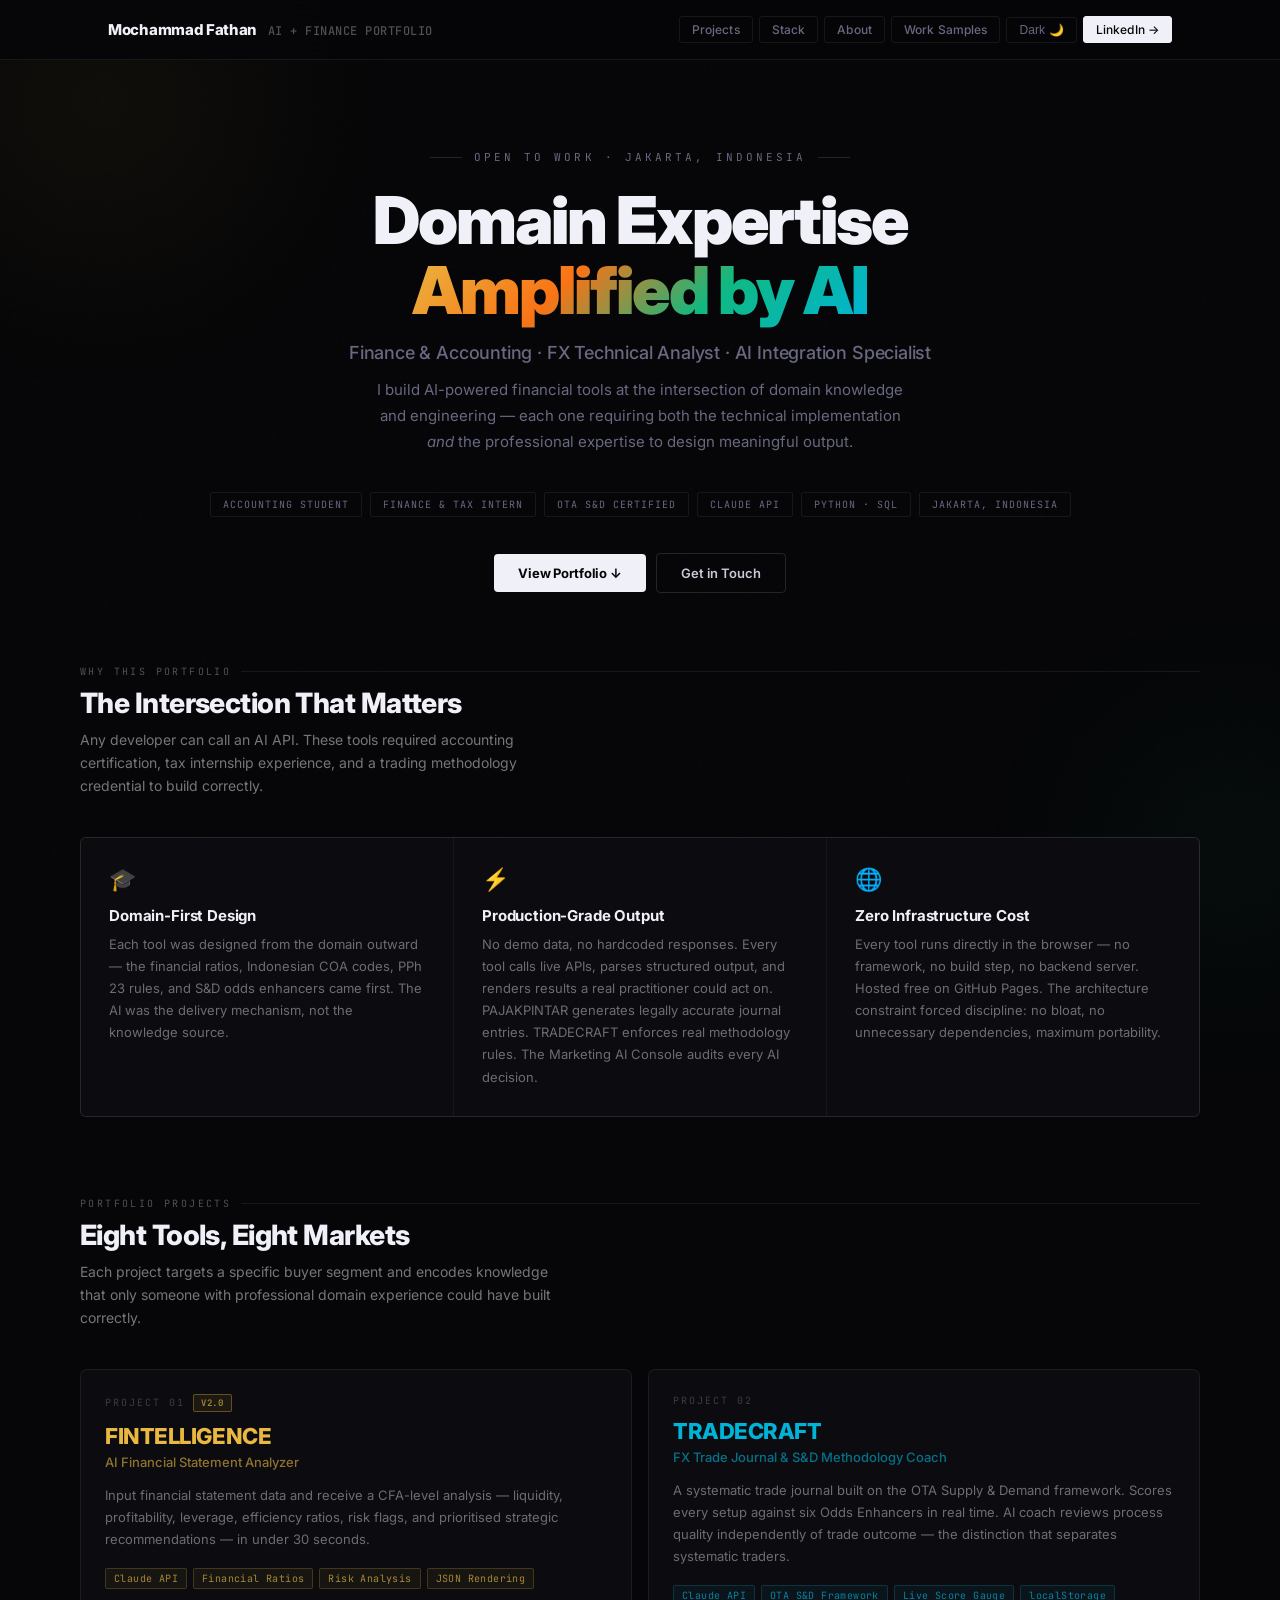
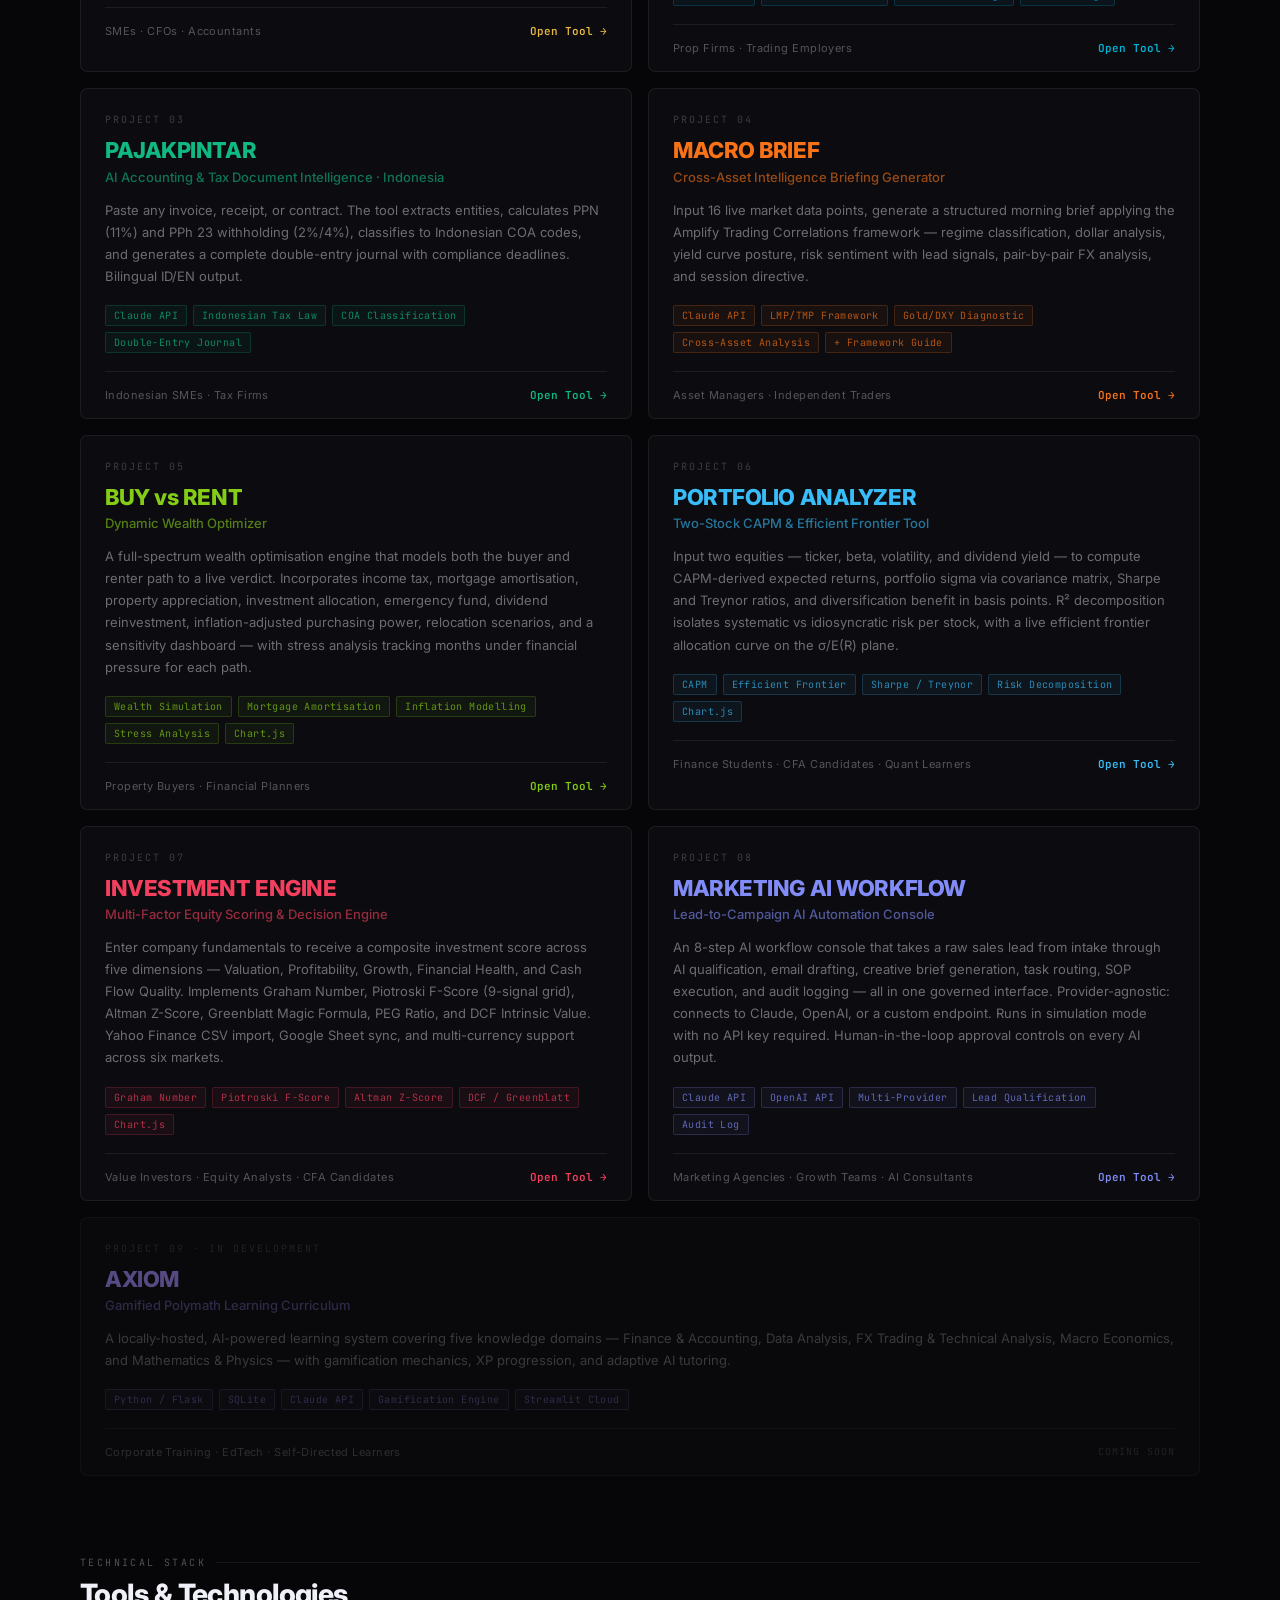
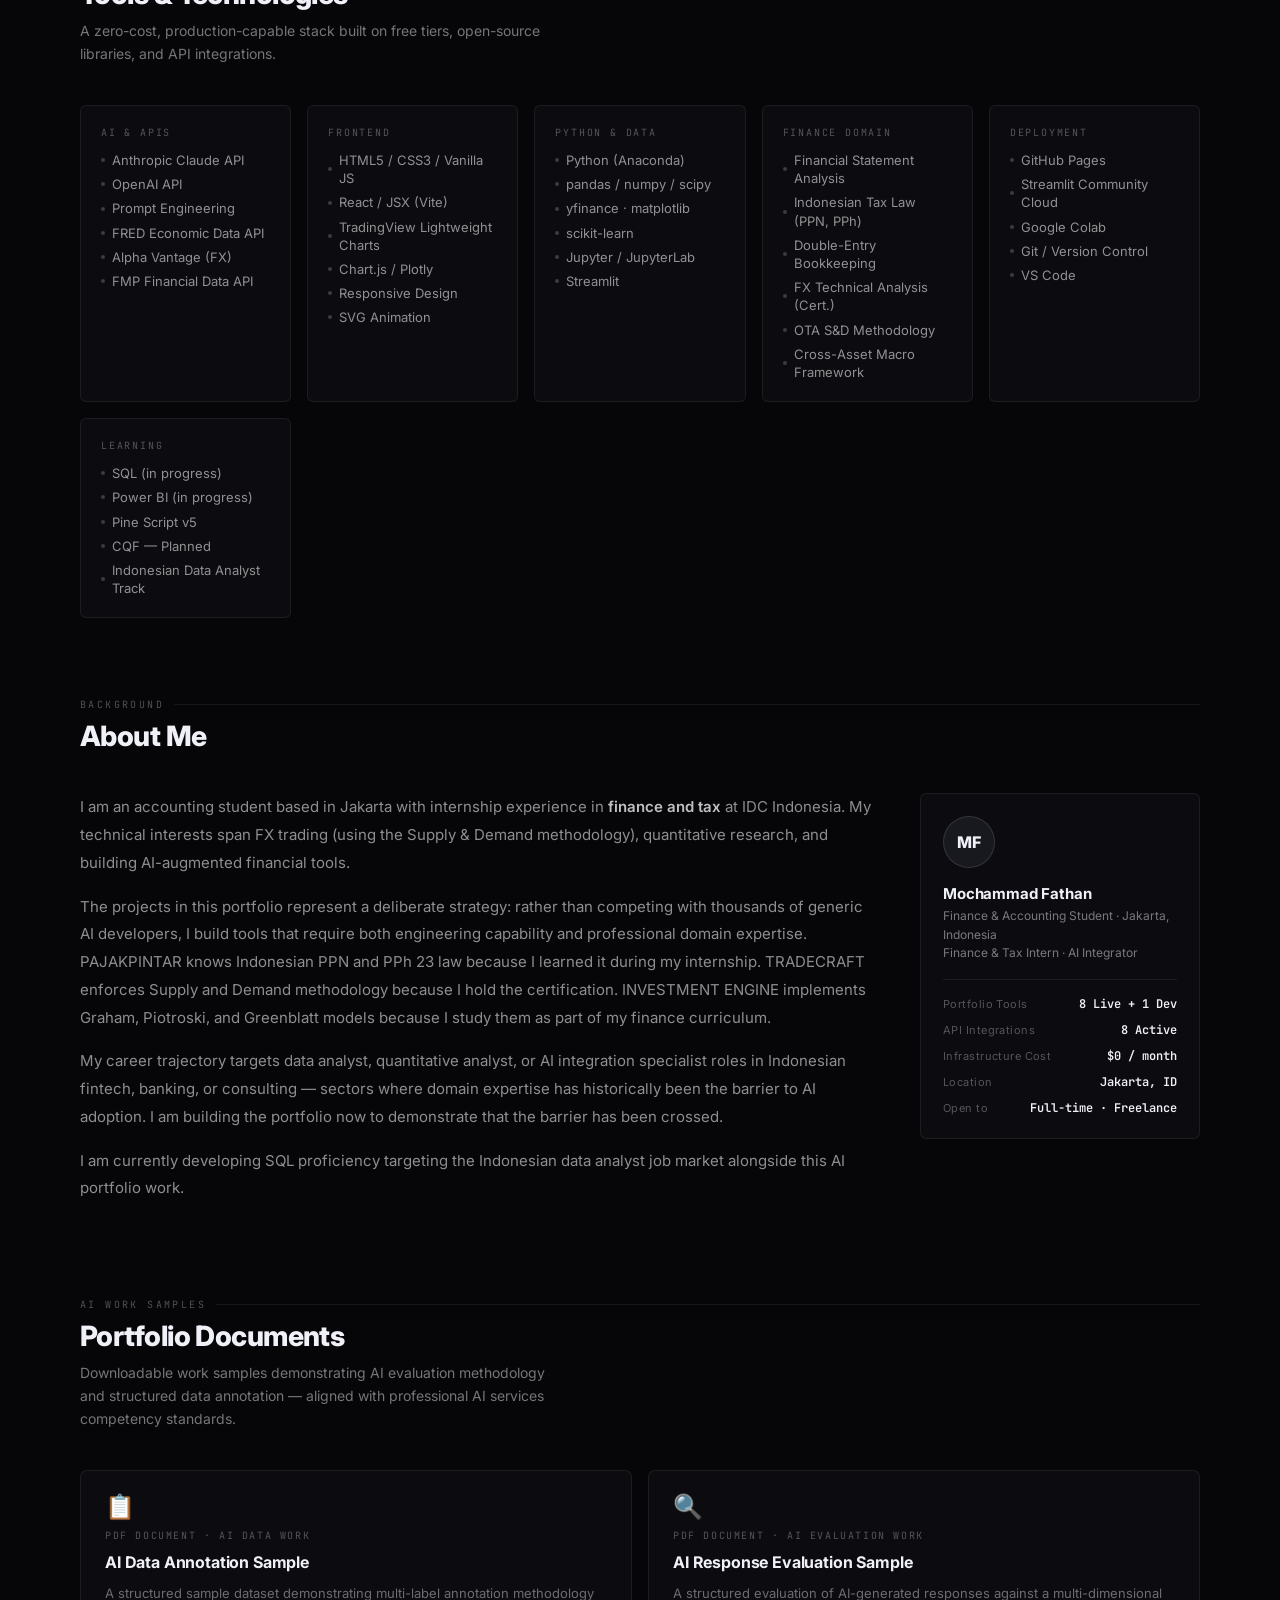
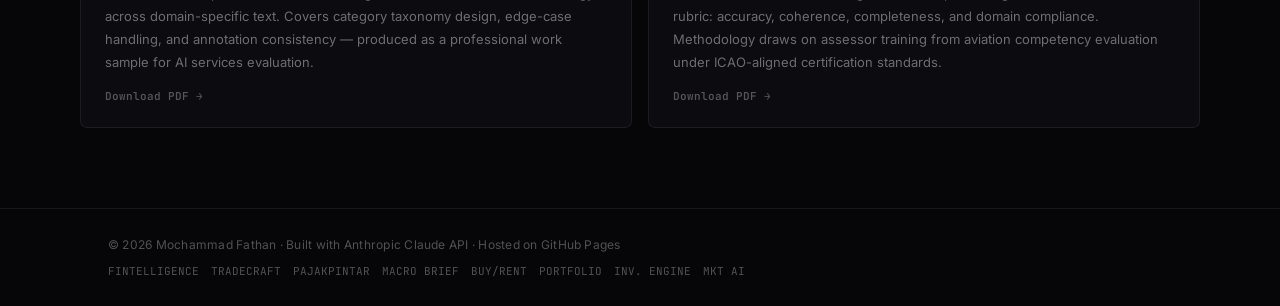
<file: index.html>
<!DOCTYPE html>
<html lang="en">
<head>
<meta charset="UTF-8">
<meta name="viewport" content="width=device-width, initial-scale=1.0">
<title>Mochammad Fathan — AI + Finance Portfolio</title>
<link href="https://fonts.googleapis.com/css2?family=Inter:wght@300;400;500;600;700;800;900&family=JetBrains+Mono:wght@400;500;600&display=swap" rel="stylesheet">
<style>
*{margin:0;padding:0;box-sizing:border-box}
:root{
  --bg:#060608;--s1:#0c0c10;--s2:#121218;--s3:#18181f;
  --border:rgba(255,255,255,0.07);--border2:rgba(255,255,255,0.12);
  --text:#c8c8d8;--text2:#686880;--text3:#383848;
  --white:#f0f0f8;
  --nav-bg:rgba(6,6,8,0.88);
  /* semantic text tiers (dark mode: white at various opacities) */
  --text-loud:rgba(255,255,255,0.75);  /* strong/emphasis */
  --text-body:rgba(255,255,255,0.55);  /* body paragraphs */
  --text-muted:rgba(255,255,255,0.45); /* roles, hero desc */
  --text-sub:rgba(255,255,255,0.4);    /* card descriptions */
  --text-faint:rgba(255,255,255,0.3);  /* labels, eyebrows */
  --text-ghost:rgba(255,255,255,0.2);  /* project numbers, coming soon */
  --dot-bg:rgba(255,255,255,0.2);      /* bullet dots */
  /* project colours */
  --amber:#e8b840;--cyan:#00b4d8;--emerald:#10b981;--orange:#f97316;
  --lime:#84cc16;--sky:#38bdf8;--rose:#f43f5e;--indigo:#818cf8;--violet:#a78bfa;
  /* project tagline colors (60% opacity variants for dark) */
  --amber-tag:rgba(232,184,64,0.6);--cyan-tag:rgba(0,180,216,0.6);
  --emerald-tag:rgba(16,185,129,0.6);--orange-tag:rgba(249,115,22,0.6);
  --lime-tag:rgba(132,204,22,0.6);--sky-tag:rgba(56,189,248,0.6);
  --rose-tag:rgba(244,63,94,0.6);--indigo-tag:rgba(129,140,248,0.6);
  --violet-tag:rgba(167,139,250,0.5);
}
body.light-theme {
  --bg:#f8fafc;--s1:#ffffff;--s2:#f1f5f9;--s3:#e2e8f0;
  --border:rgba(0,0,0,0.06);--border2:rgba(0,0,0,0.12);
  --text:#334155;--text2:#64748b;--text3:#94a3b8;
  --white:#0f172a;
  --nav-bg:rgba(248,250,252,0.88);
  /* semantic text tiers (light mode: dark slate tones) */
  --text-loud:#1e293b;
  --text-body:#475569;
  --text-muted:#64748b;
  --text-sub:#64748b;
  --text-faint:#94a3b8;
  --text-ghost:#94a3b8;
  --dot-bg:#94a3b8;
  /* project tagline colors (full saturation for light bg) */
  --amber-tag:#b8920e;--cyan-tag:#0891b2;
  --emerald-tag:#059669;--orange-tag:#c2410c;
  --lime-tag:#4d7c0f;--sky-tag:#0284c7;
  --rose-tag:#be123c;--indigo-tag:#4f46e5;
  --violet-tag:#7c3aed;
}
html{scroll-behavior:smooth}
body{background:var(--bg);color:var(--text);font-family:'Inter',sans-serif;min-height:100vh;overflow-x:hidden}
body::before{content:'';position:fixed;inset:0;
  background-image:url("data:image/svg+xml,%3Csvg viewBox='0 0 256 256' xmlns='http://www.w3.org/2000/svg'%3E%3Cfilter id='n'%3E%3CfeTurbulence type='fractalNoise' baseFrequency='0.9' numOctaves='4' stitchTiles='stitch'/%3E%3C/filter%3E%3Crect width='100%25' height='100%25' filter='url(%23n)' opacity='0.025'/%3E%3C/svg%3E");
  pointer-events:none;z-index:0;opacity:0.4}
.glow-1{position:fixed;top:-200px;left:-200px;width:600px;height:600px;
  background:radial-gradient(circle,rgba(232,184,64,0.05) 0%,transparent 70%);
  pointer-events:none;z-index:0}
.glow-2{position:fixed;bottom:-200px;right:-200px;width:500px;height:500px;
  background:radial-gradient(circle,rgba(16,185,129,0.04) 0%,transparent 70%);
  pointer-events:none;z-index:0}
.z1{position:relative;z-index:1}
.wrap{max-width:1120px;margin:0 auto;padding:0 28px}

/* ─── NAV ─── */
nav{border-bottom:1px solid var(--border);padding:16px 0;position:sticky;top:0;
  background:var(--nav-bg);backdrop-filter:blur(12px);z-index:100}
.nav-inner{display:flex;align-items:center;justify-content:space-between;gap:16px}
.nav-logo{font-weight:800;font-size:15px;color:var(--white);letter-spacing:-0.02em}
.nav-logo span{font-family:'JetBrains Mono',monospace;font-weight:500;font-size:12px;
  color:var(--text-faint);margin-left:8px;letter-spacing:0.04em}
.nav-links{display:flex;align-items:center;gap:6px;flex-wrap:wrap}
.nav-link{font-size:12px;font-weight:500;color:var(--text2);text-decoration:none;
  padding:5px 12px;border:1px solid var(--border);border-radius:3px;
  transition:all .2s;letter-spacing:0.01em;white-space:nowrap}
.nav-link:hover{color:var(--white);border-color:var(--border2)}
.nav-cta{background:var(--white);color:var(--bg);border-color:var(--white)}
.nav-cta:hover{opacity:0.88;color:var(--bg)}

/* ─── HERO ─── */
.hero{padding:90px 0 72px;text-align:center}
.hero-eyebrow{font-family:'JetBrains Mono',monospace;font-size:11px;color:var(--text2);
  letter-spacing:0.28em;text-transform:uppercase;margin-bottom:22px;
  display:flex;align-items:center;justify-content:center;gap:12px}
.hero-eyebrow::before,.hero-eyebrow::after{content:'';width:32px;height:1px;background:var(--border2)}
.hero-name{font-size:clamp(38px,6vw,66px);font-weight:900;color:var(--white);
  letter-spacing:-0.03em;line-height:1.06;margin-bottom:16px}
.hero-name .accent{
  background:linear-gradient(135deg,#e8b840 0%,#f97316 35%,#10b981 65%,#00b4d8 100%);
  -webkit-background-clip:text;-webkit-text-fill-color:transparent;background-clip:text}
.hero-role{font-size:18px;font-weight:500;color:var(--text2);
  margin-bottom:14px;letter-spacing:-0.01em}
.hero-desc{font-size:15px;color:var(--text2);max-width:540px;margin:0 auto 36px;
  line-height:1.75;font-weight:400}
.hero-badges{display:flex;flex-wrap:wrap;justify-content:center;gap:8px;margin-bottom:36px}
.badge{font-family:'JetBrains Mono',monospace;font-size:10px;color:var(--text2);
  border:1px solid var(--border);padding:5px 12px;border-radius:2px;letter-spacing:0.1em;
  text-transform:uppercase}
.hero-ctas{display:flex;align-items:center;justify-content:center;gap:10px;flex-wrap:wrap}
.cta-primary{font-size:13px;font-weight:700;padding:11px 24px;border-radius:4px;
  background:var(--white);color:var(--bg);text-decoration:none;letter-spacing:-0.01em;
  transition:all .2s;display:inline-flex;align-items:center;gap:8px}
.cta-primary:hover{opacity:0.88;transform:translateY(-1px)}
.cta-ghost{font-size:13px;font-weight:600;padding:11px 24px;border-radius:4px;
  border:1px solid var(--border2);color:var(--text);text-decoration:none;
  transition:all .2s;display:inline-flex;align-items:center;gap:8px}
.cta-ghost:hover{border-color:var(--text-faint);color:var(--white)}

/* ─── SECTION HEADERS ─── */
.sec-label{font-family:'JetBrains Mono',monospace;font-size:10px;color:var(--text-faint);
  letter-spacing:0.24em;text-transform:uppercase;margin-bottom:8px;
  display:flex;align-items:center;gap:10px}
.sec-label::after{content:'';flex:1;height:1px;background:var(--border)}
.sec-title{font-size:28px;font-weight:800;color:var(--white);letter-spacing:-0.02em;margin-bottom:8px}
.sec-sub{font-size:14px;color:var(--text-muted);max-width:480px;line-height:1.65}

/* ─── VALUE PROP ─── */
.value-section{padding:0 0 80px}
.value-grid{display:grid;grid-template-columns:repeat(3,1fr);gap:1px;background:var(--border);
  border:1px solid var(--border);border-radius:6px;overflow:hidden;margin-top:40px}
@media(max-width:720px){.value-grid{grid-template-columns:1fr}}
.value-card{background:var(--s1);padding:28px;transition:background .2s}
.value-card:hover{background:var(--s2)}
.vc-icon{font-size:22px;margin-bottom:14px;display:block}
.vc-title{font-size:15px;font-weight:700;color:var(--white);margin-bottom:8px;letter-spacing:-0.01em}
.vc-desc{font-size:13px;color:var(--text-sub);line-height:1.7}

/* ─── PROJECTS ─── */
.projects-section{padding:0 0 80px}
.projects-grid{display:grid;grid-template-columns:repeat(2,1fr);gap:16px;margin-top:40px}
@media(max-width:720px){.projects-grid{grid-template-columns:1fr}}
.project-card{background:var(--s1);border:1px solid var(--border);border-radius:7px;
  overflow:hidden;transition:all .25s;display:flex;flex-direction:column;text-decoration:none}
.project-card:hover{transform:translateY(-3px);border-color:var(--border2)}
.project-card.coming{opacity:0.5;cursor:default}
.project-card.coming:hover{transform:none;border-color:var(--border)}
.pc-top{padding:24px 24px 0}
.pc-number{font-family:'JetBrains Mono',monospace;font-size:10px;color:var(--text-ghost);
  letter-spacing:0.2em;margin-bottom:12px;display:flex;align-items:center;gap:8px}
.pc-version{font-family:'JetBrains Mono',monospace;font-size:9px;padding:2px 7px;
  border:1px solid rgba(232,184,64,0.35);border-radius:2px;
  color:rgba(232,184,64,0.7);background:rgba(232,184,64,0.07);
  letter-spacing:0.08em;font-weight:600}
.pc-name{font-size:22px;font-weight:800;color:var(--white);letter-spacing:-0.02em;
  margin-bottom:6px;line-height:1.1}
.pc-tagline{font-size:13px;font-weight:500;margin-bottom:14px}
.pc-desc{font-size:13px;color:var(--text-sub);line-height:1.7;margin-bottom:18px}
.pc-stack{display:flex;flex-wrap:wrap;gap:6px;margin-bottom:18px}
.stack-tag{font-family:'JetBrains Mono',monospace;font-size:10px;padding:3px 8px;
  border-radius:2px;border:1px solid;letter-spacing:0.04em}
.pc-divider{height:1px;background:var(--border);margin:0 24px}
.pc-footer{padding:16px 24px;display:flex;align-items:center;justify-content:space-between}
.pc-target{font-size:11px;color:var(--text-faint);letter-spacing:0.04em}
.pc-link{font-family:'JetBrains Mono',monospace;font-size:11px;font-weight:600;
  color:var(--white);display:flex;align-items:center;gap:6px;transition:gap .2s}
.project-card:hover .pc-link{gap:10px}
.pc-coming{font-family:'JetBrains Mono',monospace;font-size:10px;color:var(--text-ghost);
  letter-spacing:0.1em;text-transform:uppercase}

/* ── Project accent colours ── */
.p1 .pc-name,.p1 .pc-link{color:var(--amber)}
.p1:hover{border-color:rgba(232,184,64,0.22)}
.p1 .stack-tag{border-color:rgba(232,184,64,0.2);color:rgba(232,184,64,0.7);background:rgba(232,184,64,0.05)}

.p2 .pc-name,.p2 .pc-link{color:var(--cyan)}
.p2:hover{border-color:rgba(0,180,216,0.22)}
.p2 .stack-tag{border-color:rgba(0,180,216,0.2);color:rgba(0,180,216,0.7);background:rgba(0,180,216,0.05)}

.p3 .pc-name,.p3 .pc-link{color:var(--emerald)}
.p3:hover{border-color:rgba(16,185,129,0.22)}
.p3 .stack-tag{border-color:rgba(16,185,129,0.2);color:rgba(16,185,129,0.7);background:rgba(16,185,129,0.05)}

.p4 .pc-name,.p4 .pc-link{color:var(--orange)}
.p4:hover{border-color:rgba(249,115,22,0.22)}
.p4 .stack-tag{border-color:rgba(249,115,22,0.2);color:rgba(249,115,22,0.7);background:rgba(249,115,22,0.05)}

.p5 .pc-name,.p5 .pc-link{color:var(--lime)}
.p5:hover{border-color:rgba(132,204,22,0.22)}
.p5 .stack-tag{border-color:rgba(132,204,22,0.2);color:rgba(132,204,22,0.7);background:rgba(132,204,22,0.05)}

.p6 .pc-name,.p6 .pc-link{color:var(--sky)}
.p6:hover{border-color:rgba(56,189,248,0.22)}
.p6 .stack-tag{border-color:rgba(56,189,248,0.2);color:rgba(56,189,248,0.7);background:rgba(56,189,248,0.05)}

.p7 .pc-name,.p7 .pc-link{color:var(--rose)}
.p7:hover{border-color:rgba(244,63,94,0.22)}
.p7 .stack-tag{border-color:rgba(244,63,94,0.2);color:rgba(244,63,94,0.7);background:rgba(244,63,94,0.05)}

.p8 .pc-name,.p8 .pc-link{color:var(--indigo)}
.p8:hover{border-color:rgba(129,140,248,0.22)}
.p8 .stack-tag{border-color:rgba(129,140,248,0.2);color:rgba(129,140,248,0.7);background:rgba(129,140,248,0.05)}

.p9 .pc-name{color:var(--violet)}
.p9 .stack-tag{border-color:rgba(167,139,250,0.2);color:rgba(167,139,250,0.5);background:rgba(167,139,250,0.04)}

/* ─── SKILLS ─── */
.skills-section{padding:0 0 80px}
.skills-grid{display:grid;grid-template-columns:repeat(auto-fit,minmax(200px,1fr));gap:16px;margin-top:40px}
.skill-group{background:var(--s1);border:1px solid var(--border);border-radius:6px;padding:20px}
.sg-title{font-family:'JetBrains Mono',monospace;font-size:10px;color:var(--text-faint);
  letter-spacing:0.18em;text-transform:uppercase;margin-bottom:12px}
.sg-items{display:flex;flex-direction:column;gap:6px}
.sg-item{font-size:13px;color:var(--text-body);line-height:1.4;
  display:flex;align-items:center;gap:7px}
.sg-item::before{content:'';width:4px;height:4px;border-radius:50%;
  background:var(--dot-bg);flex-shrink:0}

/* ─── ABOUT ─── */
.about-section{padding:0 0 80px}
.about-grid{display:grid;grid-template-columns:1fr 280px;gap:40px;margin-top:40px;align-items:start}
@media(max-width:720px){.about-grid{grid-template-columns:1fr}}
.about-text p{font-size:15px;color:var(--text-body);line-height:1.85;margin-bottom:16px}
.about-text strong{color:var(--text-loud);font-weight:600}
.about-card{background:var(--s1);border:1px solid var(--border);border-radius:6px;padding:22px}
.ac-avatar{width:52px;height:52px;border-radius:50%;background:var(--s3);
  border:1px solid var(--border2);display:grid;place-items:center;
  font-weight:800;font-size:16px;color:var(--white);margin-bottom:16px}
.ac-name{font-size:15px;font-weight:700;color:var(--white);margin-bottom:4px;letter-spacing:-0.01em}
.ac-role{font-size:12px;color:var(--text-muted);line-height:1.55;margin-bottom:16px}
.ac-stats{display:flex;flex-direction:column;gap:10px;border-top:1px solid var(--border);padding-top:16px}
.ac-stat{display:flex;justify-content:space-between;align-items:center}
.ac-stat-label{font-size:11px;color:var(--text-faint);letter-spacing:0.04em}
.ac-stat-val{font-family:'JetBrains Mono',monospace;font-size:12px;font-weight:600;color:var(--white)}

/* ─── WORK SAMPLES ─── */
.samples-section{padding:0 0 80px}
.samples-grid{display:grid;grid-template-columns:repeat(2,1fr);gap:16px;margin-top:40px}
@media(max-width:720px){.samples-grid{grid-template-columns:1fr}}
.sample-card{background:var(--s1);border:1px solid var(--border);border-radius:7px;padding:24px;
  transition:all .25s;text-decoration:none;display:flex;flex-direction:column;gap:10px}
.sample-card:hover{transform:translateY(-2px);border-color:var(--border2)}
.sample-icon{font-size:24px;line-height:1}
.sample-type{font-family:'JetBrains Mono',monospace;font-size:10px;
  color:var(--text-faint);letter-spacing:0.16em;text-transform:uppercase}
.sample-title{font-size:16px;font-weight:700;color:var(--white);letter-spacing:-0.01em}
.sample-desc{font-size:13px;color:var(--text-sub);line-height:1.75;flex:1}
.sample-link{font-family:'JetBrains Mono',monospace;font-size:11px;font-weight:600;
  color:var(--text-faint);display:flex;align-items:center;gap:6px;
  margin-top:6px;transition:all .2s}
.sample-card:hover .sample-link{color:var(--white);gap:10px}

/* ─── FOOTER ─── */
footer{border-top:1px solid var(--border);padding:28px 0}
.footer-inner{display:flex;align-items:center;justify-content:space-between;flex-wrap:wrap;gap:12px}
.footer-left{font-size:12px;color:var(--text-faint);letter-spacing:0.02em}
.footer-right{font-family:'JetBrains Mono',monospace;font-size:11px;
  color:var(--text-ghost);display:flex;align-items:center;gap:12px;flex-wrap:wrap}
.footer-right a{color:var(--text-faint);text-decoration:none;transition:color .2s}
.footer-right a:hover{color:var(--white)}

/* scroll reveal */
.reveal{opacity:0;transform:translateY(22px);transition:opacity .6s ease,transform .6s ease}
.reveal.visible{opacity:1;transform:none}
</style>
</head>
<body>

<div class="glow-1"></div>
<div class="glow-2"></div>

<!-- ─── NAV ─── -->
<nav>
  <div class="wrap nav-inner">
    <div class="nav-logo">Mochammad Fathan <span>AI + FINANCE PORTFOLIO</span></div>
    <div class="nav-links">
      <a href="#projects" class="nav-link">Projects</a>
      <a href="#skills" class="nav-link">Stack</a>
      <a href="#about" class="nav-link">About</a>
      <a href="#samples" class="nav-link">Work Samples</a>
      <button id="theme-toggle" class="nav-link" style="background:transparent;cursor:pointer;outline:none;">Dark 🌙</button>
      <a href="https://www.linkedin.com/in/mochfathan/" target="_blank" rel="noopener noreferrer" class="nav-link nav-cta">LinkedIn →</a>
    </div>
  </div>
</nav>

<div class="z1">

<!-- ─── HERO ─── -->
<section class="hero wrap reveal">
  <div class="hero-eyebrow">Open to Work · Jakarta, Indonesia</div>
  <h1 class="hero-name">Domain Expertise<br><span class="accent">Amplified by AI</span></h1>
  <div class="hero-role">Finance & Accounting · FX Technical Analyst · AI Integration Specialist</div>
  <p class="hero-desc">I build AI-powered financial tools at the intersection of domain knowledge and engineering — each one requiring both the technical implementation <em>and</em> the professional expertise to design meaningful output.</p>
  <div class="hero-badges">
    <span class="badge">Accounting Student</span>
    <span class="badge">Finance & Tax Intern</span>
    <span class="badge">OTA S&D Certified</span>
    <span class="badge">Claude API</span>
    <span class="badge">Python · SQL</span>
    <span class="badge">Jakarta, Indonesia</span>
  </div>
  <div class="hero-ctas">
    <a href="#projects" class="cta-primary">View Portfolio ↓</a>
    <a href="https://www.linkedin.com/in/mochfathan/" target="_blank" rel="noopener noreferrer" class="cta-ghost">Get in Touch</a>
  </div>
</section>

<!-- ─── VALUE PROP ─── -->
<section class="value-section wrap reveal" id="value">
  <div class="sec-label">Why This Portfolio</div>
  <h2 class="sec-title">The Intersection That Matters</h2>
  <p class="sec-sub">Any developer can call an AI API. These tools required accounting certification, tax internship experience, and a trading methodology credential to build correctly.</p>

  <div class="value-grid">
    <div class="value-card">
      <span class="vc-icon">🎓</span>
      <div class="vc-title">Domain-First Design</div>
      <div class="vc-desc">Each tool was designed from the domain outward — the financial ratios, Indonesian COA codes, PPh 23 rules, and S&D odds enhancers came first. The AI was the delivery mechanism, not the knowledge source.</div>
    </div>
    <div class="value-card">
      <span class="vc-icon">⚡</span>
      <div class="vc-title">Production-Grade Output</div>
      <div class="vc-desc">No demo data, no hardcoded responses. Every tool calls live APIs, parses structured output, and renders results a real practitioner could act on. PAJAKPINTAR generates legally accurate journal entries. TRADECRAFT enforces real methodology rules. The Marketing AI Console audits every AI decision.</div>
    </div>
    <div class="value-card">
      <span class="vc-icon">🌐</span>
      <div class="vc-title">Zero Infrastructure Cost</div>
      <div class="vc-desc">Every tool runs directly in the browser — no framework, no build step, no backend server. Hosted free on GitHub Pages. The architecture constraint forced discipline: no bloat, no unnecessary dependencies, maximum portability.</div>
    </div>
  </div>
</section>

<!-- ─── PROJECTS ─── -->
<section class="projects-section wrap reveal" id="projects">
  <div class="sec-label">Portfolio Projects</div>
  <h2 class="sec-title">Eight Tools, Eight Markets</h2>
  <p class="sec-sub">Each project targets a specific buyer segment and encodes knowledge that only someone with professional domain experience could have built correctly.</p>

  <div class="projects-grid">

    <!-- P1: FINTELLIGENCE v2 -->
    <a href="fintelligence_v2.html" class="project-card p1">
      <div class="pc-top">
        <div class="pc-number">PROJECT 01 <span class="pc-version">V2.0</span></div>
        <div class="pc-name">FINTELLIGENCE</div>
        <div class="pc-tagline" style="color:var(--amber-tag)">AI Financial Statement Analyzer</div>
        <div class="pc-desc">Input financial statement data and receive a CFA-level analysis — liquidity, profitability, leverage, efficiency ratios, risk flags, and prioritised strategic recommendations — in under 30 seconds.</div>
        <div class="pc-stack">
          <span class="stack-tag">Claude API</span>
          <span class="stack-tag">Financial Ratios</span>
          <span class="stack-tag">Risk Analysis</span>
          <span class="stack-tag">JSON Rendering</span>
        </div>
      </div>
      <div class="pc-divider"></div>
      <div class="pc-footer">
        <span class="pc-target">SMEs · CFOs · Accountants</span>
        <span class="pc-link">Open Tool →</span>
      </div>
    </a>

    <!-- P2: TRADECRAFT -->
    <a href="tradecraft.html" class="project-card p2">
      <div class="pc-top">
        <div class="pc-number">PROJECT 02</div>
        <div class="pc-name">TRADECRAFT</div>
        <div class="pc-tagline" style="color:var(--cyan-tag)">FX Trade Journal & S&amp;D Methodology Coach</div>
        <div class="pc-desc">A systematic trade journal built on the OTA Supply &amp; Demand framework. Scores every setup against six Odds Enhancers in real time. AI coach reviews process quality independently of trade outcome — the distinction that separates systematic traders.</div>
        <div class="pc-stack">
          <span class="stack-tag">Claude API</span>
          <span class="stack-tag">OTA S&amp;D Framework</span>
          <span class="stack-tag">Live Score Gauge</span>
          <span class="stack-tag">localStorage</span>
        </div>
      </div>
      <div class="pc-divider"></div>
      <div class="pc-footer">
        <span class="pc-target">Prop Firms · Trading Employers</span>
        <span class="pc-link">Open Tool →</span>
      </div>
    </a>

    <!-- P3: PAJAKPINTAR -->
    <a href="pajakpintar.html" class="project-card p3">
      <div class="pc-top">
        <div class="pc-number">PROJECT 03</div>
        <div class="pc-name">PAJAKPINTAR</div>
        <div class="pc-tagline" style="color:var(--emerald-tag)">AI Accounting &amp; Tax Document Intelligence · Indonesia</div>
        <div class="pc-desc">Paste any invoice, receipt, or contract. The tool extracts entities, calculates PPN (11%) and PPh 23 withholding (2%/4%), classifies to Indonesian COA codes, and generates a complete double-entry journal with compliance deadlines. Bilingual ID/EN output.</div>
        <div class="pc-stack">
          <span class="stack-tag">Claude API</span>
          <span class="stack-tag">Indonesian Tax Law</span>
          <span class="stack-tag">COA Classification</span>
          <span class="stack-tag">Double-Entry Journal</span>
        </div>
      </div>
      <div class="pc-divider"></div>
      <div class="pc-footer">
        <span class="pc-target">Indonesian SMEs · Tax Firms</span>
        <span class="pc-link">Open Tool →</span>
      </div>
    </a>

    <!-- P4: MACRO BRIEF -->
    <a href="macro-briefing.html" class="project-card p4">
      <div class="pc-top">
        <div class="pc-number">PROJECT 04</div>
        <div class="pc-name">MACRO BRIEF</div>
        <div class="pc-tagline" style="color:var(--orange-tag)">Cross-Asset Intelligence Briefing Generator</div>
        <div class="pc-desc">Input 16 live market data points, generate a structured morning brief applying the Amplify Trading Correlations framework — regime classification, dollar analysis, yield curve posture, risk sentiment with lead signals, pair-by-pair FX analysis, and session directive.</div>
        <div class="pc-stack">
          <span class="stack-tag">Claude API</span>
          <span class="stack-tag">LMP/TMP Framework</span>
          <span class="stack-tag">Gold/DXY Diagnostic</span>
          <span class="stack-tag">Cross-Asset Analysis</span>
          <span class="stack-tag">+ Framework Guide</span>
        </div>
      </div>
      <div class="pc-divider"></div>
      <div class="pc-footer">
        <span class="pc-target">Asset Managers · Independent Traders</span>
        <span class="pc-link">Open Tool →</span>
      </div>
    </a>

    <!-- P5: BUY vs RENT — Dynamic Wealth Optimizer -->
    <a href="buy-vs-rent-simulator.html" class="project-card p5">
      <div class="pc-top">
        <div class="pc-number">PROJECT 05</div>
        <div class="pc-name">BUY vs RENT</div>
        <div class="pc-tagline" style="color:var(--lime-tag)">Dynamic Wealth Optimizer</div>
        <div class="pc-desc">A full-spectrum wealth optimisation engine that models both the buyer and renter path to a live verdict. Incorporates income tax, mortgage amortisation, property appreciation, investment allocation, emergency fund, dividend reinvestment, inflation-adjusted purchasing power, relocation scenarios, and a sensitivity dashboard — with stress analysis tracking months under financial pressure for each path.</div>
        <div class="pc-stack">
          <span class="stack-tag">Wealth Simulation</span>
          <span class="stack-tag">Mortgage Amortisation</span>
          <span class="stack-tag">Inflation Modelling</span>
          <span class="stack-tag">Stress Analysis</span>
          <span class="stack-tag">Chart.js</span>
        </div>
      </div>
      <div class="pc-divider"></div>
      <div class="pc-footer">
        <span class="pc-target">Property Buyers · Financial Planners</span>
        <span class="pc-link">Open Tool →</span>
      </div>
    </a>

    <!-- P6: PORTFOLIO ANALYZER — Two-Stock CAPM -->
    <a href="portfolio_analyzer.html" class="project-card p6">
      <div class="pc-top">
        <div class="pc-number">PROJECT 06</div>
        <div class="pc-name">PORTFOLIO ANALYZER</div>
        <div class="pc-tagline" style="color:var(--sky-tag)">Two-Stock CAPM & Efficient Frontier Tool</div>
        <div class="pc-desc">Input two equities — ticker, beta, volatility, and dividend yield — to compute CAPM-derived expected returns, portfolio sigma via covariance matrix, Sharpe and Treynor ratios, and diversification benefit in basis points. R² decomposition isolates systematic vs idiosyncratic risk per stock, with a live efficient frontier allocation curve on the σ/E(R) plane.</div>
        <div class="pc-stack">
          <span class="stack-tag">CAPM</span>
          <span class="stack-tag">Efficient Frontier</span>
          <span class="stack-tag">Sharpe / Treynor</span>
          <span class="stack-tag">Risk Decomposition</span>
          <span class="stack-tag">Chart.js</span>
        </div>
      </div>
      <div class="pc-divider"></div>
      <div class="pc-footer">
        <span class="pc-target">Finance Students · CFA Candidates · Quant Learners</span>
        <span class="pc-link">Open Tool →</span>
      </div>
    </a>

    <!-- P7: INVESTMENT DECISION ENGINE -->
    <a href="Investment_Decision_Engine/Investment_Decision_Engine.html" class="project-card p7">
      <div class="pc-top">
        <div class="pc-number">PROJECT 07</div>
        <div class="pc-name">INVESTMENT ENGINE</div>
        <div class="pc-tagline" style="color:var(--rose-tag)">Multi-Factor Equity Scoring & Decision Engine</div>
        <div class="pc-desc">Enter company fundamentals to receive a composite investment score across five dimensions — Valuation, Profitability, Growth, Financial Health, and Cash Flow Quality. Implements Graham Number, Piotroski F-Score (9-signal grid), Altman Z-Score, Greenblatt Magic Formula, PEG Ratio, and DCF Intrinsic Value. Yahoo Finance CSV import, Google Sheet sync, and multi-currency support across six markets.</div>
        <div class="pc-stack">
          <span class="stack-tag">Graham Number</span>
          <span class="stack-tag">Piotroski F-Score</span>
          <span class="stack-tag">Altman Z-Score</span>
          <span class="stack-tag">DCF / Greenblatt</span>
          <span class="stack-tag">Chart.js</span>
        </div>
      </div>
      <div class="pc-divider"></div>
      <div class="pc-footer">
        <span class="pc-target">Value Investors · Equity Analysts · CFA Candidates</span>
        <span class="pc-link">Open Tool →</span>
      </div>
    </a>

    <!-- P8: MARKETING AI WORKFLOW CONSOLE -->
    <a href="marketing_ai_workflow_console_v1/" class="project-card p8">
      <div class="pc-top">
        <div class="pc-number">PROJECT 08</div>
        <div class="pc-name">MARKETING AI WORKFLOW</div>
        <div class="pc-tagline" style="color:var(--indigo-tag)">Lead-to-Campaign AI Automation Console</div>
        <div class="pc-desc">An 8-step AI workflow console that takes a raw sales lead from intake through AI qualification, email drafting, creative brief generation, task routing, SOP execution, and audit logging — all in one governed interface. Provider-agnostic: connects to Claude, OpenAI, or a custom endpoint. Runs in simulation mode with no API key required. Human-in-the-loop approval controls on every AI output.</div>
        <div class="pc-stack">
          <span class="stack-tag">Claude API</span>
          <span class="stack-tag">OpenAI API</span>
          <span class="stack-tag">Multi-Provider</span>
          <span class="stack-tag">Lead Qualification</span>
          <span class="stack-tag">Audit Log</span>
        </div>
      </div>
      <div class="pc-divider"></div>
      <div class="pc-footer">
        <span class="pc-target">Marketing Agencies · Growth Teams · AI Consultants</span>
        <span class="pc-link">Open Tool →</span>
      </div>
    </a>

    <!-- P9: AXIOM — Coming Soon -->
    <div class="project-card p9 coming" style="grid-column:1/-1">
      <div class="pc-top">
        <div class="pc-number">PROJECT 09 · IN DEVELOPMENT</div>
        <div class="pc-name">AXIOM</div>
        <div class="pc-tagline" style="color:var(--violet-tag)">Gamified Polymath Learning Curriculum</div>
        <div class="pc-desc">A locally-hosted, AI-powered learning system covering five knowledge domains — Finance &amp; Accounting, Data Analysis, FX Trading &amp; Technical Analysis, Macro Economics, and Mathematics &amp; Physics — with gamification mechanics, XP progression, and adaptive AI tutoring.</div>
        <div class="pc-stack">
          <span class="stack-tag">Python / Flask</span>
          <span class="stack-tag">SQLite</span>
          <span class="stack-tag">Claude API</span>
          <span class="stack-tag">Gamification Engine</span>
          <span class="stack-tag">Streamlit Cloud</span>
        </div>
      </div>
      <div class="pc-divider"></div>
      <div class="pc-footer">
        <span class="pc-target">Corporate Training · EdTech · Self-Directed Learners</span>
        <span class="pc-coming">Coming Soon</span>
      </div>
    </div>

  </div>
</section>

<!-- ─── SKILLS ─── -->
<section class="skills-section wrap reveal" id="skills">
  <div class="sec-label">Technical Stack</div>
  <h2 class="sec-title">Tools & Technologies</h2>
  <p class="sec-sub">A zero-cost, production-capable stack built on free tiers, open-source libraries, and API integrations.</p>

  <div class="skills-grid">
    <div class="skill-group">
      <div class="sg-title">AI & APIs</div>
      <div class="sg-items">
        <div class="sg-item">Anthropic Claude API</div>
        <div class="sg-item">OpenAI API</div>
        <div class="sg-item">Prompt Engineering</div>
        <div class="sg-item">FRED Economic Data API</div>
        <div class="sg-item">Alpha Vantage (FX)</div>
        <div class="sg-item">FMP Financial Data API</div>
      </div>
    </div>
    <div class="skill-group">
      <div class="sg-title">Frontend</div>
      <div class="sg-items">
        <div class="sg-item">HTML5 / CSS3 / Vanilla JS</div>
        <div class="sg-item">React / JSX (Vite)</div>
        <div class="sg-item">TradingView Lightweight Charts</div>
        <div class="sg-item">Chart.js / Plotly</div>
        <div class="sg-item">Responsive Design</div>
        <div class="sg-item">SVG Animation</div>
      </div>
    </div>
    <div class="skill-group">
      <div class="sg-title">Python & Data</div>
      <div class="sg-items">
        <div class="sg-item">Python (Anaconda)</div>
        <div class="sg-item">pandas / numpy / scipy</div>
        <div class="sg-item">yfinance · matplotlib</div>
        <div class="sg-item">scikit-learn</div>
        <div class="sg-item">Jupyter / JupyterLab</div>
        <div class="sg-item">Streamlit</div>
      </div>
    </div>
    <div class="skill-group">
      <div class="sg-title">Finance Domain</div>
      <div class="sg-items">
        <div class="sg-item">Financial Statement Analysis</div>
        <div class="sg-item">Indonesian Tax Law (PPN, PPh)</div>
        <div class="sg-item">Double-Entry Bookkeeping</div>
        <div class="sg-item">FX Technical Analysis (Cert.)</div>
        <div class="sg-item">OTA S&D Methodology</div>
        <div class="sg-item">Cross-Asset Macro Framework</div>
      </div>
    </div>
    <div class="skill-group">
      <div class="sg-title">Deployment</div>
      <div class="sg-items">
        <div class="sg-item">GitHub Pages</div>
        <div class="sg-item">Streamlit Community Cloud</div>
        <div class="sg-item">Google Colab</div>
        <div class="sg-item">Git / Version Control</div>
        <div class="sg-item">VS Code</div>
      </div>
    </div>
    <div class="skill-group">
      <div class="sg-title">Learning</div>
      <div class="sg-items">
        <div class="sg-item">SQL (in progress)</div>
        <div class="sg-item">Power BI (in progress)</div>
        <div class="sg-item">Pine Script v5</div>
        <div class="sg-item">CQF — Planned</div>
        <div class="sg-item">Indonesian Data Analyst Track</div>
      </div>
    </div>
  </div>
</section>

<!-- ─── ABOUT ─── -->
<section class="about-section wrap reveal" id="about">
  <div class="sec-label">Background</div>
  <h2 class="sec-title">About Me</h2>

  <div class="about-grid">
    <div class="about-text">
      <p>I am an accounting student based in Jakarta with internship experience in <strong>finance and tax</strong> at IDC Indonesia. My technical interests span FX trading (using the Supply &amp; Demand methodology), quantitative research, and building AI-augmented financial tools.</p>
      <p>The projects in this portfolio represent a deliberate strategy: rather than competing with thousands of generic AI developers, I build tools that require both engineering capability and professional domain expertise. PAJAKPINTAR knows Indonesian PPN and PPh 23 law because I learned it during my internship. TRADECRAFT enforces Supply and Demand methodology because I hold the certification. INVESTMENT ENGINE implements Graham, Piotroski, and Greenblatt models because I study them as part of my finance curriculum.</p>
      <p>My career trajectory targets data analyst, quantitative analyst, or AI integration specialist roles in Indonesian fintech, banking, or consulting — sectors where domain expertise has historically been the barrier to AI adoption. I am building the portfolio now to demonstrate that the barrier has been crossed.</p>
      <p>I am currently developing SQL proficiency targeting the Indonesian data analyst job market alongside this AI portfolio work.</p>
    </div>

    <div>
      <div class="about-card">
        <div class="ac-avatar">MF</div>
        <div class="ac-name">Mochammad Fathan</div>
        <div class="ac-role">Finance & Accounting Student · Jakarta, Indonesia<br>Finance & Tax Intern · AI Integrator</div>
        <div class="ac-stats">
          <div class="ac-stat">
            <span class="ac-stat-label">Portfolio Tools</span>
            <span class="ac-stat-val">8 Live + 1 Dev</span>
          </div>
          <div class="ac-stat">
            <span class="ac-stat-label">API Integrations</span>
            <span class="ac-stat-val">8 Active</span>
          </div>
          <div class="ac-stat">
            <span class="ac-stat-label">Infrastructure Cost</span>
            <span class="ac-stat-val">$0 / month</span>
          </div>
          <div class="ac-stat">
            <span class="ac-stat-label">Location</span>
            <span class="ac-stat-val">Jakarta, ID</span>
          </div>
          <div class="ac-stat">
            <span class="ac-stat-label">Open to</span>
            <span class="ac-stat-val">Full-time · Freelance</span>
          </div>
        </div>
      </div>
    </div>
  </div>
</section>

<!-- ─── WORK SAMPLES ─── -->
<section class="samples-section wrap reveal" id="samples">
  <div class="sec-label">AI Work Samples</div>
  <h2 class="sec-title">Portfolio Documents</h2>
  <p class="sec-sub">Downloadable work samples demonstrating AI evaluation methodology and structured data annotation — aligned with professional AI services competency standards.</p>

  <div class="samples-grid">
    <a href="AI_Data_Annotation_Sample_MFathan.pdf" class="sample-card" target="_blank" rel="noopener noreferrer">
      <div class="sample-icon">📋</div>
      <div class="sample-type">PDF Document · AI Data Work</div>
      <div class="sample-title">AI Data Annotation Sample</div>
      <div class="sample-desc">A structured sample dataset demonstrating multi-label annotation methodology across domain-specific text. Covers category taxonomy design, edge-case handling, and annotation consistency — produced as a professional work sample for AI services evaluation.</div>
      <div class="sample-link">Download PDF →</div>
    </a>

    <a href="AI_Response_Evaluation_Sample_MFathan.pdf" class="sample-card" target="_blank" rel="noopener noreferrer">
      <div class="sample-icon">🔍</div>
      <div class="sample-type">PDF Document · AI Evaluation Work</div>
      <div class="sample-title">AI Response Evaluation Sample</div>
      <div class="sample-desc">A structured evaluation of AI-generated responses against a multi-dimensional rubric: accuracy, coherence, completeness, and domain compliance. Methodology draws on assessor training from aviation competency evaluation under ICAO-aligned certification standards.</div>
      <div class="sample-link">Download PDF →</div>
    </a>
  </div>
</section>

</div><!-- /z1 -->

<footer>
  <div class="wrap footer-inner">
    <div class="footer-left">© 2026 Mochammad Fathan · Built with Anthropic Claude API · Hosted on GitHub Pages</div>
    <div class="footer-right">
      <a href="fintelligence_v2.html">FINTELLIGENCE</a>
      <a href="tradecraft.html">TRADECRAFT</a>
      <a href="pajakpintar.html">PAJAKPINTAR</a>
      <a href="macro-briefing.html">MACRO BRIEF</a>
      <a href="buy-vs-rent-simulator.html">BUY/RENT</a>
      <a href="portfolio_analyzer.html">PORTFOLIO</a>
      <a href="Investment_Decision_Engine/Investment_Decision_Engine.html">INV. ENGINE</a>
      <a href="marketing_ai_workflow_console_v1/">MKT AI</a>
    </div>
  </div>
</footer>

<script>
// Scroll reveal
const observer = new IntersectionObserver(entries => {
  entries.forEach(e => {
    if (e.isIntersecting) { e.target.classList.add('visible'); observer.unobserve(e.target); }
  });
}, { threshold: 0.08 });
document.querySelectorAll('.reveal').forEach(el => observer.observe(el));

// Smooth nav links
document.querySelectorAll('a[href^="#"]').forEach(a => {
  a.addEventListener('click', e => {
    e.preventDefault();
    const target = document.querySelector(a.getAttribute('href'));
    if (target) target.scrollIntoView({ behavior: 'smooth', block: 'start' });
  });
});

// Theme management
const themeToggle = document.getElementById('theme-toggle');
function setTheme(t) {
  if (t === 'light') {
    document.body.classList.add('light-theme');
    themeToggle.innerHTML = 'Light ☀️';
    localStorage.setItem('theme', 'light');
  } else {
    document.body.classList.remove('light-theme');
    themeToggle.innerHTML = 'Dark 🌙';
    localStorage.setItem('theme', 'dark');
  }
}
if (themeToggle) {
  themeToggle.addEventListener('click', () => {
    const current = localStorage.getItem('theme') || 'dark';
    setTheme(current === 'dark' ? 'light' : 'dark');
  });
  const savedTheme = localStorage.getItem('theme') || 'dark';
  setTheme(savedTheme);
}
</script>
</body>
</html>
</file>
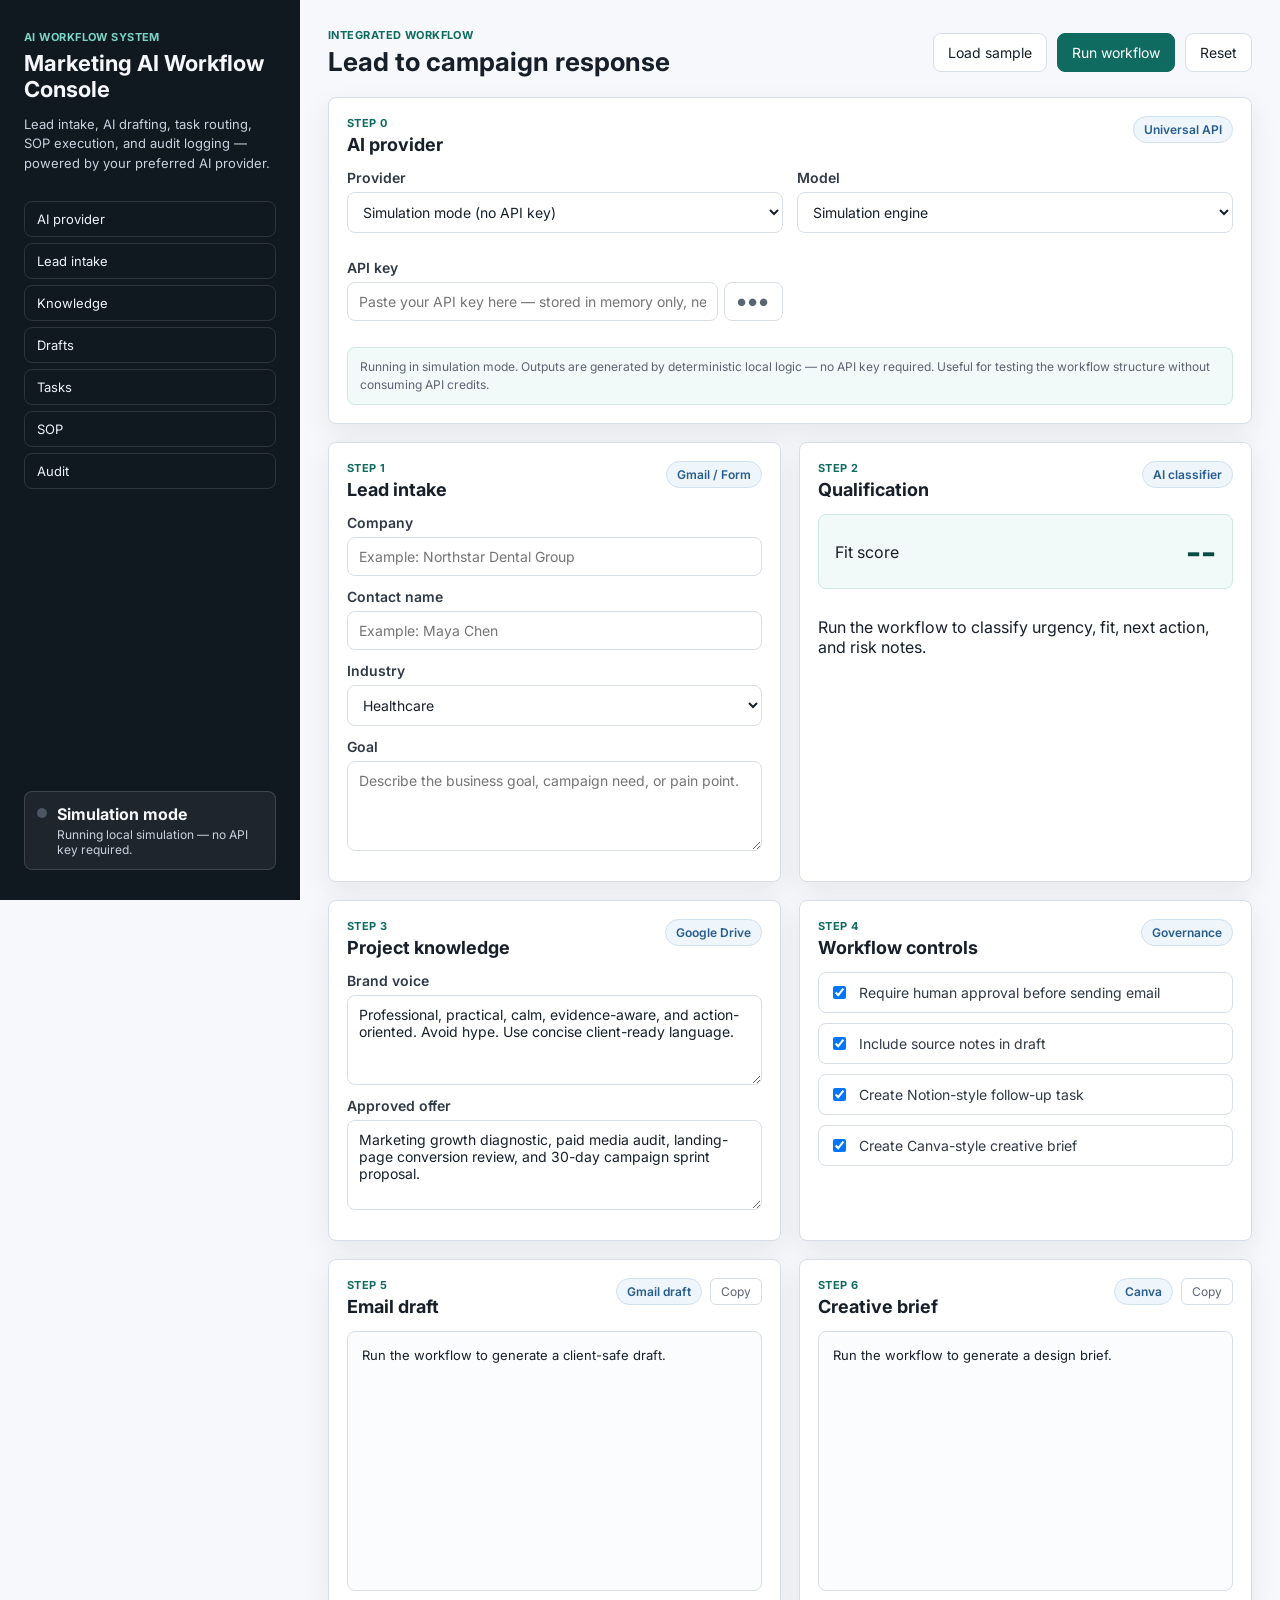
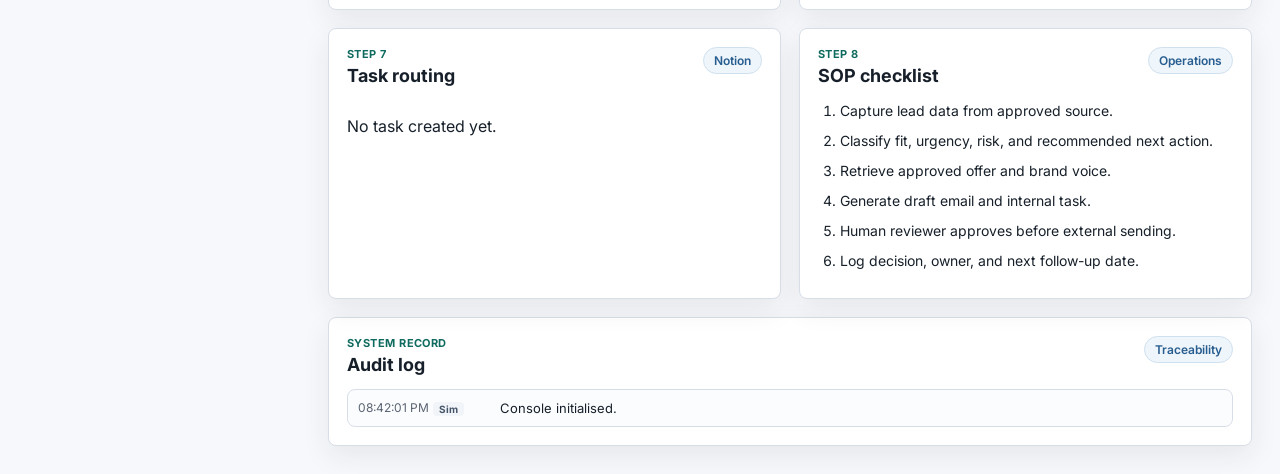
<file: marketing_ai_workflow_console_v1/index.html>
<!doctype html>
<html lang="en">
<head>
  <meta charset="utf-8">
  <meta name="viewport" content="width=device-width, initial-scale=1">
  <title>Marketing AI Workflow Console</title>
  <link rel="preconnect" href="https://fonts.googleapis.com">
  <link rel="stylesheet" href="https://fonts.googleapis.com/css2?family=Inter:wght@400;500;600;700&display=swap">
  <link rel="stylesheet" href="styles.css">
</head>
<body>
  <main class="app-shell">
    <aside class="sidebar">
      <div>
        <p class="eyebrow">AI workflow system</p>
        <h1>Marketing AI Workflow Console</h1>
        <p class="lede">Lead intake, AI drafting, task routing, SOP execution, and audit logging — powered by your preferred AI provider.</p>
      </div>
      <nav class="nav-stack" aria-label="Workflow sections">
        <a href="#ai-config">AI provider</a>
        <a href="#intake">Lead intake</a>
        <a href="#knowledge">Knowledge</a>
        <a href="#drafts">Drafts</a>
        <a href="#tasks">Tasks</a>
        <a href="#sop">SOP</a>
        <a href="#audit">Audit</a>
      </nav>
      <div class="status-panel" id="statusPanel">
        <span class="status-dot" id="statusDot"></span>
        <div>
          <strong id="statusTitle">No provider configured</strong>
          <span id="statusSub">Select a provider and enter your API key to enable AI generation.</span>
        </div>
      </div>
    </aside>

    <section class="workspace">
      <header class="topbar">
        <div>
          <p class="eyebrow">Integrated workflow</p>
          <h2>Lead to campaign response</h2>
        </div>
        <div class="toolbar">
          <button id="loadSample" type="button">Load sample</button>
          <button id="runWorkflow" type="button" class="primary">Run workflow</button>
          <button id="resetWorkflow" type="button">Reset</button>
        </div>
      </header>

      <!-- STEP 0 — AI PROVIDER CONFIGURATION -->
      <section class="panel provider-panel" id="ai-config">
        <div class="panel-header">
          <div>
            <p class="eyebrow">Step 0</p>
            <h3>AI provider</h3>
          </div>
          <span class="integration-tag">Universal API</span>
        </div>
        <div class="provider-grid">
          <label>Provider
            <select id="aiProvider">
              <option value="simulation">Simulation mode (no API key)</option>
              <option value="claude">Claude (Anthropic)</option>
              <option value="openai">OpenAI (ChatGPT)</option>
              <option value="openrouter">OpenRouter (multi-provider gateway)</option>
              <option value="custom">Custom / In-house endpoint</option>
            </select>
          </label>
          <label id="modelLabel">Model
            <select id="aiModel">
              <option value="">— select provider first —</option>
            </select>
          </label>
        </div>
        <div class="provider-grid" id="apiKeyRow">
          <label>API key
            <div class="key-input-wrap">
              <input id="apiKey" type="password" placeholder="Paste your API key here — stored in memory only, never sent anywhere except the provider endpoint">
              <button type="button" id="toggleKey" class="icon-btn" title="Show / hide key">&#9679;&#9679;&#9679;</button>
            </div>
          </label>
          <label id="customEndpointLabel" style="display:none;">Custom endpoint URL
            <input id="customEndpoint" type="text" placeholder="https://your-api.example.com/v1">
          </label>
        </div>
        <div class="provider-note" id="providerNote">
          Choose a provider. In simulation mode the workflow runs with deterministic logic — no API key required. Switching to a live provider generates real AI output for qualification, email drafts, and creative briefs.
        </div>
      </section>

      <!-- STEP 1 & 2 — INTAKE + QUALIFICATION -->
      <section class="grid two" id="intake">
        <article class="panel">
          <div class="panel-header">
            <div>
              <p class="eyebrow">Step 1</p>
              <h3>Lead intake</h3>
            </div>
            <span class="integration-tag">Gmail / Form</span>
          </div>
          <label>Company
            <input id="company" type="text" placeholder="Example: Northstar Dental Group">
          </label>
          <label>Contact name
            <input id="contact" type="text" placeholder="Example: Maya Chen">
          </label>
          <label>Industry
            <select id="industry">
              <option value="Healthcare">Healthcare</option>
              <option value="SaaS">SaaS</option>
              <option value="Real estate">Real estate</option>
              <option value="Education">Education</option>
              <option value="Retail">Retail</option>
            </select>
          </label>
          <label>Goal
            <textarea id="goal" rows="4" placeholder="Describe the business goal, campaign need, or pain point."></textarea>
          </label>
        </article>

        <article class="panel">
          <div class="panel-header">
            <div>
              <p class="eyebrow">Step 2</p>
              <h3>Qualification</h3>
            </div>
            <span class="integration-tag ai-tag" id="classifierTag">AI classifier</span>
          </div>
          <div class="score-card">
            <span>Fit score</span>
            <strong id="fitScore">--</strong>
          </div>
          <div class="qualification-list" id="qualificationList">
            <p>Run the workflow to classify urgency, fit, next action, and risk notes.</p>
          </div>
        </article>
      </section>

      <!-- STEP 3 & 4 — KNOWLEDGE + CONTROLS -->
      <section class="grid two" id="knowledge">
        <article class="panel">
          <div class="panel-header">
            <div>
              <p class="eyebrow">Step 3</p>
              <h3>Project knowledge</h3>
            </div>
            <span class="integration-tag">Google Drive</span>
          </div>
          <label>Brand voice
            <textarea id="brandVoice" rows="4">Professional, practical, calm, evidence-aware, and action-oriented. Avoid hype. Use concise client-ready language.</textarea>
          </label>
          <label>Approved offer
            <textarea id="offer" rows="4">Marketing growth diagnostic, paid media audit, landing-page conversion review, and 30-day campaign sprint proposal.</textarea>
          </label>
        </article>

        <article class="panel">
          <div class="panel-header">
            <div>
              <p class="eyebrow">Step 4</p>
              <h3>Workflow controls</h3>
            </div>
            <span class="integration-tag">Governance</span>
          </div>
          <div class="control-list">
            <label class="check-row"><input id="humanReview" type="checkbox" checked> Require human approval before sending email</label>
            <label class="check-row"><input id="sourceCitations" type="checkbox" checked> Include source notes in draft</label>
            <label class="check-row"><input id="createTask" type="checkbox" checked> Create Notion-style follow-up task</label>
            <label class="check-row"><input id="creativeBrief" type="checkbox" checked> Create Canva-style creative brief</label>
          </div>
        </article>
      </section>

      <!-- STEP 5 & 6 — DRAFTS -->
      <section class="grid two" id="drafts">
        <article class="panel output-panel">
          <div class="panel-header">
            <div>
              <p class="eyebrow">Step 5</p>
              <h3>Email draft</h3>
            </div>
            <div style="display:flex;gap:8px;align-items:center;">
              <span class="integration-tag ai-tag">Gmail draft</span>
              <button type="button" class="copy-btn" id="copyEmail" title="Copy to clipboard">Copy</button>
            </div>
          </div>
          <pre id="emailDraft">Run the workflow to generate a client-safe draft.</pre>
        </article>

        <article class="panel output-panel">
          <div class="panel-header">
            <div>
              <p class="eyebrow">Step 6</p>
              <h3>Creative brief</h3>
            </div>
            <div style="display:flex;gap:8px;align-items:center;">
              <span class="integration-tag ai-tag">Canva</span>
              <button type="button" class="copy-btn" id="copyBrief" title="Copy to clipboard">Copy</button>
            </div>
          </div>
          <pre id="briefDraft">Run the workflow to generate a design brief.</pre>
        </article>
      </section>

      <!-- STEP 7 & 8 — TASKS + SOP -->
      <section class="grid two" id="tasks">
        <article class="panel">
          <div class="panel-header">
            <div>
              <p class="eyebrow">Step 7</p>
              <h3>Task routing</h3>
            </div>
            <span class="integration-tag">Notion</span>
          </div>
          <div id="taskBoard" class="task-board">
            <p>No task created yet.</p>
          </div>
        </article>

        <article class="panel" id="sop">
          <div class="panel-header">
            <div>
              <p class="eyebrow">Step 8</p>
              <h3>SOP checklist</h3>
            </div>
            <span class="integration-tag">Operations</span>
          </div>
          <ol class="sop-list">
            <li>Capture lead data from approved source.</li>
            <li>Classify fit, urgency, risk, and recommended next action.</li>
            <li>Retrieve approved offer and brand voice.</li>
            <li>Generate draft email and internal task.</li>
            <li>Human reviewer approves before external sending.</li>
            <li>Log decision, owner, and next follow-up date.</li>
          </ol>
        </article>
      </section>

      <!-- AUDIT LOG -->
      <section class="panel" id="audit">
        <div class="panel-header">
          <div>
            <p class="eyebrow">System record</p>
            <h3>Audit log</h3>
          </div>
          <span class="integration-tag">Traceability</span>
        </div>
        <div id="auditLog" class="audit-log" aria-live="polite"></div>
      </section>
    </section>
  </main>
  <script src="app.js"></script>
</body>
</html>
</file>
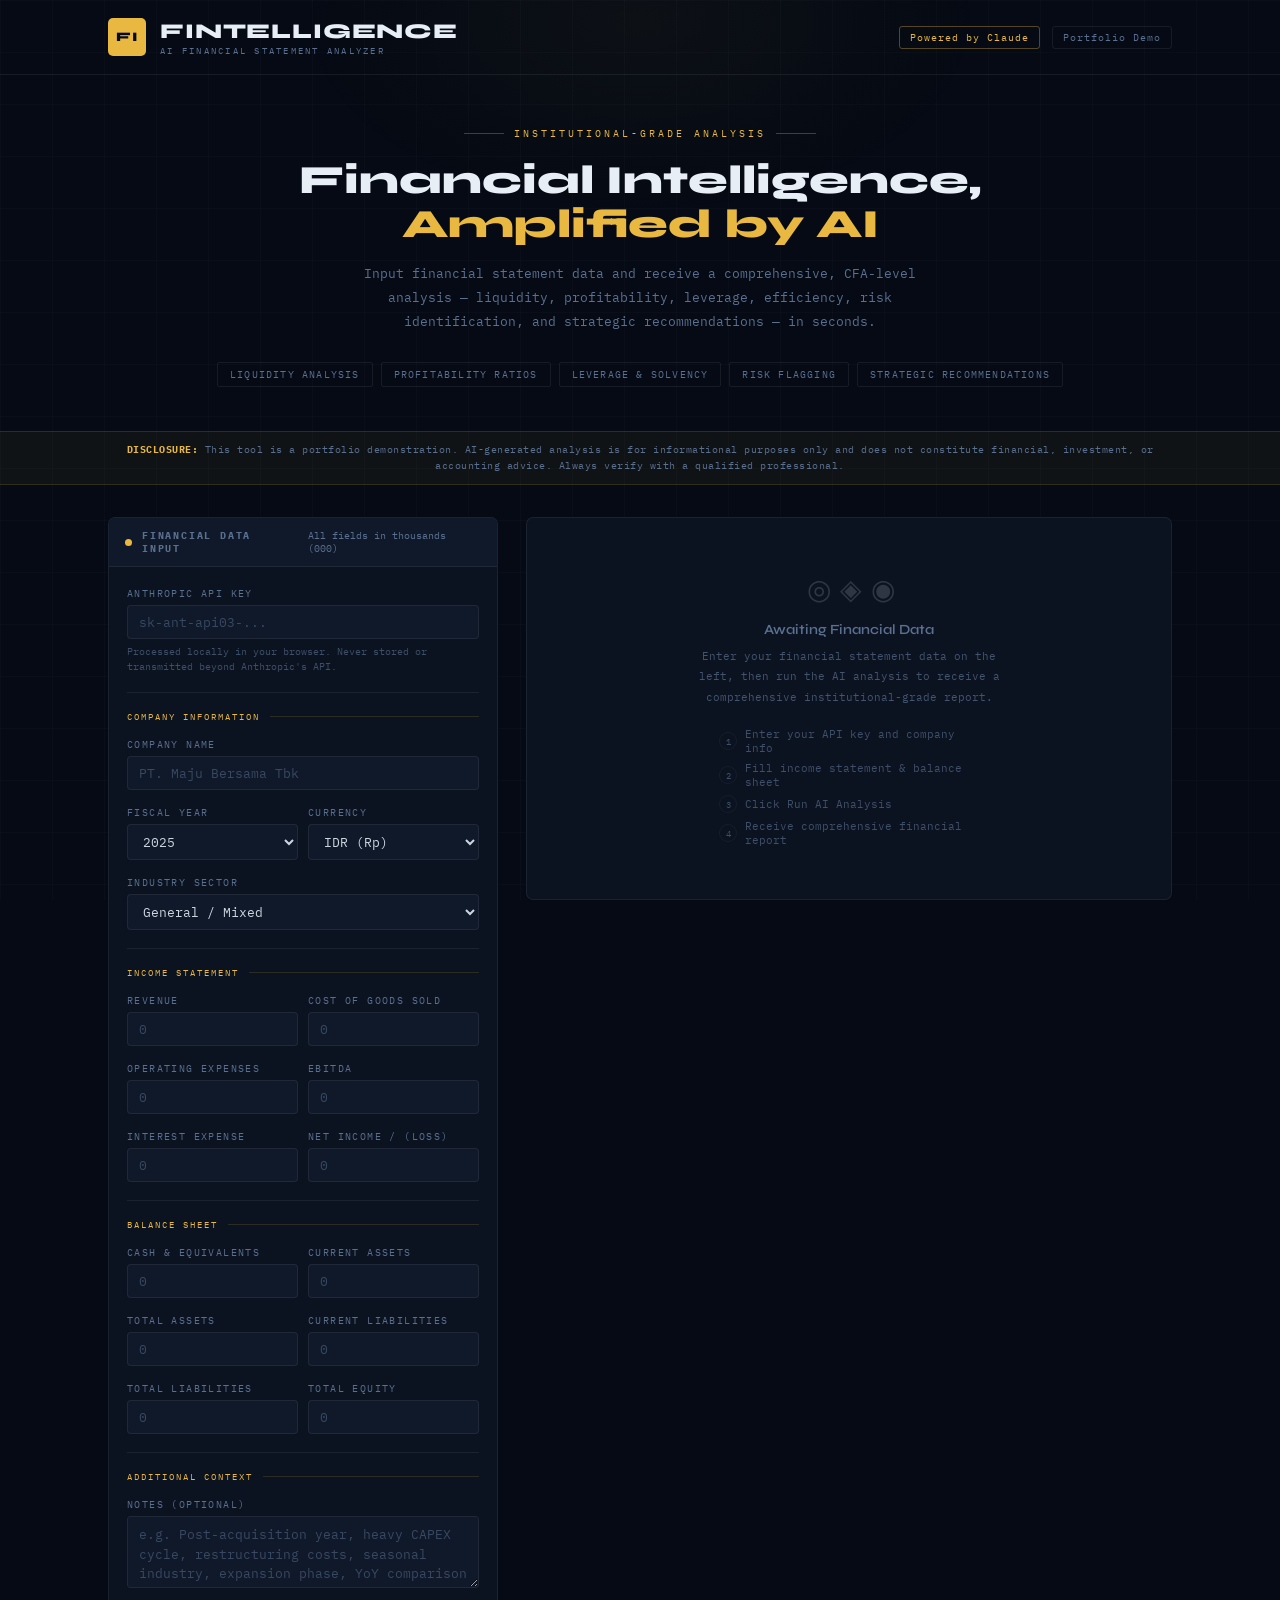
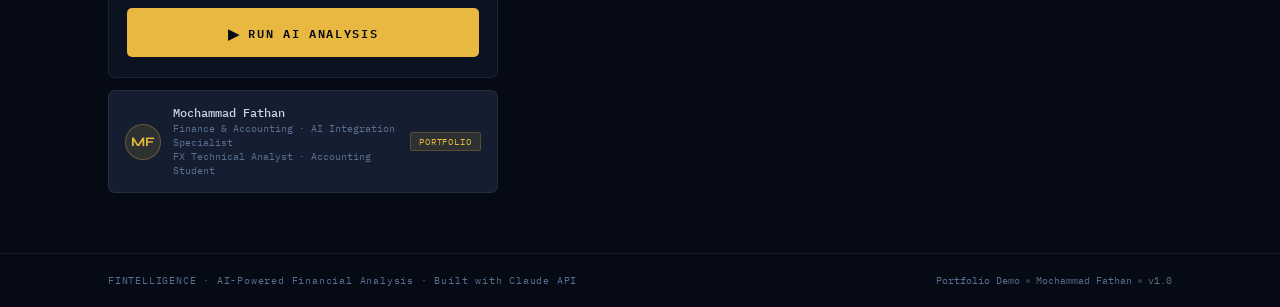
<file: fintelligence.html>
<!DOCTYPE html>
<html lang="en">
<head>
<meta charset="UTF-8">
<meta name="viewport" content="width=device-width, initial-scale=1.0">
<title>FINTELLIGENCE — AI Financial Analyzer</title>
<link href="https://fonts.googleapis.com/css2?family=IBM+Plex+Mono:ital,wght@0,400;0,500;0,600;1,400&family=Syne:wght@600;700;800&display=swap" rel="stylesheet">
<style>
*{margin:0;padding:0;box-sizing:border-box}
:root{
  --bg:#050a14;--surface:#0b1220;--panel:#10192a;--elevated:#141e30;
  --border:rgba(255,255,255,0.07);--border-mid:rgba(255,255,255,0.12);
  --amber:#e8b840;--amber-dim:rgba(232,184,64,0.12);
  --teal:#00c896;--teal-dim:rgba(0,200,150,0.1);
  --red:#ff4455;--red-dim:rgba(255,68,85,0.1);
  --blue:#3a9bdc;--orange:#ff9944;
  --green:#29d17a;--green-dim:rgba(41,209,122,0.1);
  --text:#ccd6e0;--text-dim:#5a7090;--text-mid:#8a9bb0;
}
html{scroll-behavior:smooth}
body{background:var(--bg);color:var(--text);font-family:'IBM Plex Mono',monospace;min-height:100vh;overflow-x:hidden}

/* Grid overlay */
body::before{content:'';position:fixed;inset:0;background-image:
  linear-gradient(rgba(255,255,255,0.018)1px,transparent 1px),
  linear-gradient(90deg,rgba(255,255,255,0.018)1px,transparent 1px);
  background-size:52px 52px;pointer-events:none;z-index:0}

/* Ambient glow */
body::after{content:'';position:fixed;top:-20%;left:50%;transform:translateX(-50%);
  width:700px;height:400px;
  background:radial-gradient(ellipse,rgba(232,184,64,0.04) 0%,transparent 70%);
  pointer-events:none;z-index:0}

.z1{position:relative;z-index:1}
.wrap{max-width:1120px;margin:0 auto;padding:0 28px}

/* ─── HEADER ─── */
header{border-bottom:1px solid var(--border);padding:18px 0}
.hdr{display:flex;align-items:center;justify-content:space-between}
.logo{display:flex;align-items:center;gap:14px}
.logo-mark{width:38px;height:38px;background:var(--amber);border-radius:5px;
  display:grid;place-items:center;font-family:'Syne',sans-serif;
  font-weight:800;font-size:13px;color:#050a14;letter-spacing:0.05em}
.logo-text{font-family:'Syne',sans-serif;font-weight:800;font-size:21px;
  letter-spacing:0.04em;color:#e8eef5}
.logo-sub{font-size:9px;color:var(--text-dim);letter-spacing:0.25em;text-transform:uppercase;margin-top:1px}
.hdr-right{display:flex;align-items:center;gap:12px}
.badge-ai{font-size:10px;color:var(--amber);border:1px solid rgba(232,184,64,0.35);
  padding:4px 10px;border-radius:3px;letter-spacing:0.1em}
.badge-portfolio{font-size:10px;color:var(--text-dim);border:1px solid var(--border);
  padding:4px 10px;border-radius:3px;letter-spacing:0.1em}

/* ─── HERO ─── */
.hero{padding:52px 0 44px;text-align:center}
.hero-eyebrow{font-size:10px;color:var(--amber);letter-spacing:0.3em;
  text-transform:uppercase;margin-bottom:18px;display:flex;align-items:center;
  justify-content:center;gap:10px}
.hero-eyebrow::before,.hero-eyebrow::after{content:'';width:40px;height:1px;background:rgba(232,184,64,0.3)}
.hero h1{font-family:'Syne',sans-serif;font-weight:800;font-size:40px;
  line-height:1.1;margin-bottom:16px;color:#e8eef5}
.hero h1 em{color:var(--amber);font-style:normal}
.hero-desc{color:var(--text-dim);font-size:13px;max-width:560px;margin:0 auto 28px;line-height:1.85}
.hero-tags{display:flex;flex-wrap:wrap;justify-content:center;gap:8px}
.hero-tag{font-size:10px;padding:5px 12px;border:1px solid var(--border);
  border-radius:2px;color:var(--text-dim);letter-spacing:0.12em;text-transform:uppercase}

/* ─── DISCLAIMER STRIP ─── */
.disclaimer-strip{background:rgba(232,184,64,0.05);border-top:1px solid rgba(232,184,64,0.15);
  border-bottom:1px solid rgba(232,184,64,0.15);padding:10px 0;margin-bottom:32px}
.disclaimer-strip p{text-align:center;font-size:10px;color:var(--text-dim);line-height:1.6;letter-spacing:0.05em}
.disclaimer-strip strong{color:var(--amber)}

/* ─── LAYOUT ─── */
.main-grid{display:grid;grid-template-columns:390px 1fr;gap:28px;padding-bottom:60px;align-items:start}
@media(max-width:860px){.main-grid{grid-template-columns:1fr}}

/* ─── PANEL ─── */
.panel{background:var(--surface);border:1px solid var(--border);border-radius:7px;overflow:hidden}
.panel-hdr{background:var(--panel);border-bottom:1px solid var(--border);
  padding:11px 16px;display:flex;align-items:center;gap:10px}
.dot{width:7px;height:7px;border-radius:50%}
.dot-amber{background:var(--amber)}
.dot-teal{background:var(--teal)}
.dot-red{background:var(--red)}
.dot-blue{background:var(--blue)}
.dot-green{background:var(--green)}
.dot-orange{background:var(--orange)}
.panel-hdr h3{font-size:10px;letter-spacing:0.18em;text-transform:uppercase;color:var(--text-dim)}
.panel-hdr-right{margin-left:auto;font-size:10px;color:var(--text-dim)}

/* ─── FORM ─── */
.form-body{padding:20px 18px;display:flex;flex-direction:column;gap:16px}
.form-field{display:flex;flex-direction:column;gap:5px}
.form-field label{font-size:10px;color:var(--text-dim);letter-spacing:0.14em;text-transform:uppercase}
.form-field input,.form-field select,.form-field textarea{
  background:var(--panel);border:1px solid var(--border);border-radius:4px;
  color:var(--text);font-family:'IBM Plex Mono',monospace;font-size:12.5px;
  padding:8px 11px;outline:none;width:100%;transition:border-color .2s,background .2s}
.form-field input:focus,.form-field select:focus,.form-field textarea:focus{
  border-color:rgba(232,184,64,0.5);background:var(--elevated)}
.form-field input::placeholder,.form-field textarea::placeholder{color:var(--text-dim);opacity:0.55}
.form-field textarea{resize:vertical;min-height:72px;line-height:1.55}
select option{background:var(--panel);color:var(--text)}
.field-hint{font-size:10px;color:var(--text-dim);opacity:0.65;line-height:1.5}
.row2{display:grid;grid-template-columns:1fr 1fr;gap:10px}

.sec-divider{border-top:1px solid var(--border);margin:2px 0}
.sec-label{font-size:9px;color:var(--amber);letter-spacing:0.22em;text-transform:uppercase;
  display:flex;align-items:center;gap:10px}
.sec-label::after{content:'';flex:1;height:1px;background:rgba(232,184,64,0.15)}

/* ─── ANALYZE BUTTON ─── */
.btn-analyze{width:100%;background:var(--amber);color:#050a14;border:none;border-radius:5px;
  padding:13px 16px;font-family:'IBM Plex Mono',monospace;font-weight:600;
  font-size:12px;letter-spacing:0.14em;cursor:pointer;transition:all .2s;margin-top:4px;
  display:flex;align-items:center;justify-content:center;gap:8px}
.btn-analyze:hover{opacity:0.88;transform:translateY(-1px)}
.btn-analyze:disabled{opacity:0.38;cursor:not-allowed;transform:none}
.btn-analyze .btn-icon{font-size:14px}

/* ─── AUTHOR CARD ─── */
.author-card{background:var(--elevated);border:1px solid var(--border);border-radius:7px;
  padding:14px 16px;margin-top:12px;display:flex;align-items:center;gap:12px}
.author-avatar{width:36px;height:36px;border-radius:50%;background:var(--amber-dim);
  border:1px solid rgba(232,184,64,0.3);display:grid;place-items:center;
  font-family:'Syne',sans-serif;font-weight:700;font-size:13px;color:var(--amber);flex-shrink:0}
.author-info{flex:1}
.author-name{font-size:12px;font-weight:500;color:var(--text);margin-bottom:2px}
.author-role{font-size:10px;color:var(--text-dim);line-height:1.4}
.author-badge{font-size:9px;background:var(--amber-dim);color:var(--amber);
  padding:3px 8px;border-radius:2px;border:1px solid rgba(232,184,64,0.2);
  letter-spacing:0.1em;text-transform:uppercase}

/* ─── RESULTS ─── */
.results-col{display:flex;flex-direction:column;gap:18px}

/* Placeholder */
.placeholder{background:var(--surface);border:1px solid var(--border);border-radius:7px;
  padding:52px 28px;text-align:center}
.ph-graphic{font-size:28px;opacity:0.18;margin-bottom:14px;letter-spacing:-4px}
.ph-title{font-family:'Syne',sans-serif;font-size:14px;color:var(--text-dim);margin-bottom:8px;font-weight:600}
.ph-desc{font-size:11px;color:var(--text-dim);opacity:0.7;line-height:1.85;max-width:320px;margin:0 auto}
.ph-steps{margin-top:20px;display:flex;flex-direction:column;gap:6px;text-align:left;max-width:260px;margin-left:auto;margin-right:auto}
.ph-step{font-size:11px;color:var(--text-dim);opacity:0.65;display:flex;align-items:center;gap:8px}
.ph-step-n{width:18px;height:18px;border-radius:50%;border:1px solid var(--border);
  display:grid;place-items:center;font-size:9px;flex-shrink:0;color:var(--text-dim)}

/* Loading */
.loading-box{background:var(--surface);border:1px solid var(--border);border-radius:7px;
  padding:48px;text-align:center}
.spinner{width:28px;height:28px;border:2px solid var(--border);
  border-top-color:var(--amber);border-radius:50%;animation:spin .75s linear infinite;margin:0 auto 16px}
@keyframes spin{to{transform:rotate(360deg)}}
.loading-stages{display:flex;flex-direction:column;gap:6px;margin-top:16px}
.loading-stage{font-size:10px;color:var(--text-dim);opacity:0.55;letter-spacing:0.1em;
  display:flex;align-items:center;justify-content:center;gap:8px}
.loading-stage.active{opacity:1;color:var(--amber)}
.pulse{width:6px;height:6px;border-radius:50%;background:var(--amber);
  animation:pulse 1s ease infinite}
@keyframes pulse{0%,100%{opacity:1}50%{opacity:0.3}}

/* Error */
.error-box{background:var(--red-dim);border:1px solid rgba(255,68,85,0.2);
  border-radius:7px;padding:16px 18px;font-size:12px;color:var(--red);line-height:1.7}
.error-box strong{display:block;margin-bottom:4px;font-size:13px}

/* Score Card */
.score-card{background:var(--surface);border:1px solid var(--border);border-radius:7px;padding:22px}
.score-inner{display:grid;grid-template-columns:90px 1fr;gap:22px;align-items:center}
.grade-ring{width:82px;height:82px;border-radius:50%;display:grid;place-items:center;
  border:3px solid var(--amber);position:relative}
.grade-letter{font-family:'Syne',sans-serif;font-weight:800;font-size:34px;color:var(--amber);line-height:1}
.grade-plus{font-size:16px;font-weight:700;margin-top:2px}
.score-right h2{font-family:'Syne',sans-serif;font-weight:700;font-size:16px;
  color:#e8eef5;margin-bottom:4px}
.score-meta{font-size:11px;color:var(--text-dim);margin-bottom:10px}
.score-bar-wrap{background:var(--panel);border-radius:3px;height:5px;overflow:hidden;margin-bottom:6px}
.score-bar-fill{height:100%;border-radius:3px;transition:width .9s cubic-bezier(.4,0,.2,1)}
.score-bottom{display:flex;align-items:center;justify-content:space-between}
.score-num{font-size:11px;color:var(--text-dim)}
.verdict-badge{font-size:10px;padding:3px 10px;border-radius:2px;letter-spacing:0.1em;font-weight:500}

/* Summary */
.summary-panel .panel-body{padding:18px}
.summary-text{font-size:12.5px;line-height:1.9;color:var(--text);
  border-left:3px solid var(--amber);padding-left:16px}

/* Ratio section */
.ratio-section .panel-body{padding:18px}
.ratio-grid{display:grid;grid-template-columns:repeat(auto-fit,minmax(130px,1fr));gap:8px}
.ratio-card{background:var(--panel);border:1px solid var(--border);border-radius:5px;padding:13px 12px}
.ratio-name{font-size:9px;color:var(--text-dim);letter-spacing:0.15em;text-transform:uppercase;margin-bottom:8px}
.ratio-val{font-family:'Syne',sans-serif;font-weight:700;font-size:22px;margin-bottom:3px;line-height:1}
.ratio-bench{font-size:10px;color:var(--text-dim);margin-bottom:6px}
.ratio-badge{font-size:9px;padding:3px 7px;border-radius:2px;letter-spacing:0.08em;display:inline-block}
.rb-strong{background:var(--green-dim);color:var(--green);border:1px solid rgba(41,209,122,0.2)}
.rb-adequate{background:rgba(232,184,64,0.08);color:var(--amber);border:1px solid rgba(232,184,64,0.2)}
.rb-weak{background:var(--red-dim);color:var(--red);border:1px solid rgba(255,68,85,0.2)}
.rb-na{background:var(--border);color:var(--text-dim);border:1px solid var(--border)}

/* Risk Flags */
.flag-list{display:flex;flex-direction:column;gap:8px}
.flag-item{border-radius:0 5px 5px 0;padding:11px 14px;border-left:3px solid}
.flag-item.HIGH{background:rgba(255,68,85,0.05);border-color:var(--red);border-top:1px solid rgba(255,68,85,0.1);border-right:1px solid rgba(255,68,85,0.1);border-bottom:1px solid rgba(255,68,85,0.1)}
.flag-item.MEDIUM{background:rgba(232,184,64,0.04);border-color:var(--amber);border-top:1px solid rgba(232,184,64,0.12);border-right:1px solid rgba(232,184,64,0.12);border-bottom:1px solid rgba(232,184,64,0.12)}
.flag-item.LOW{background:rgba(0,200,150,0.03);border-color:var(--teal);border-top:1px solid rgba(0,200,150,0.1);border-right:1px solid rgba(0,200,150,0.1);border-bottom:1px solid rgba(0,200,150,0.1)}
.flag-row{display:flex;align-items:center;justify-content:space-between;margin-bottom:5px}
.flag-title{font-size:12px;font-weight:500;color:var(--text)}
.flag-sev{font-size:9px;padding:2px 8px;border-radius:2px;letter-spacing:0.1em}
.sev-high{background:rgba(255,68,85,0.15);color:var(--red)}
.sev-medium{background:rgba(232,184,64,0.12);color:var(--amber)}
.sev-low{background:rgba(0,200,150,0.1);color:var(--teal)}
.flag-desc{font-size:11px;color:var(--text-dim);line-height:1.65}

/* Opportunities */
.opp-list{display:flex;flex-direction:column;gap:8px}
.opp-item{background:rgba(0,200,150,0.04);border:1px solid rgba(0,200,150,0.12);
  border-radius:4px;padding:11px 14px;font-size:12px;color:var(--teal);line-height:1.65;
  display:flex;gap:10px;align-items:flex-start}
.opp-item::before{content:'▸';flex-shrink:0;margin-top:1px}

/* Recommendations */
.rec-list{display:flex;flex-direction:column;gap:8px}
.rec-item{background:var(--panel);border:1px solid var(--border);border-radius:5px;
  padding:13px 14px;display:grid;grid-template-columns:30px 1fr;gap:12px;align-items:start}
.rec-num{font-family:'Syne',sans-serif;font-weight:700;font-size:14px;color:var(--amber);padding-top:1px}
.rec-action{font-size:12px;font-weight:500;color:var(--text);margin-bottom:4px}
.rec-rationale{font-size:11px;color:var(--text-dim);line-height:1.65}
.rec-prio{font-size:9px;padding:2px 7px;border-radius:2px;display:inline-block;margin-left:6px;
  background:rgba(232,184,64,0.1);color:var(--amber);border:1px solid rgba(232,184,64,0.2);letter-spacing:0.08em}

/* Watermark / footer */
.footer-strip{border-top:1px solid var(--border);padding:20px 0;margin-top:0}
.footer-inner{display:flex;align-items:center;justify-content:space-between}
.footer-text{font-size:10px;color:var(--text-dim);letter-spacing:0.08em}
.footer-right{font-size:10px;color:var(--text-dim);display:flex;align-items:center;gap:6px}
.footer-dot{width:4px;height:4px;border-radius:50%;background:var(--text-dim);opacity:0.4}

/* Utility */
.pad16{padding:16px}
.pad18{padding:18px}
</style>
</head>
<body>
<div class="z1">

<!-- HEADER -->
<header>
  <div class="wrap hdr">
    <div class="logo">
      <div class="logo-mark">FI</div>
      <div>
        <div class="logo-text">FINTELLIGENCE</div>
        <div class="logo-sub">AI Financial Statement Analyzer</div>
      </div>
    </div>
    <div class="hdr-right">
      <span class="badge-ai">Powered by Claude</span>
      <span class="badge-portfolio">Portfolio Demo</span>
    </div>
  </div>
</header>

<!-- HERO -->
<div class="wrap">
  <div class="hero">
    <div class="hero-eyebrow">Institutional-Grade Analysis</div>
    <h1>Financial Intelligence,<br><em>Amplified by AI</em></h1>
    <p class="hero-desc">Input financial statement data and receive a comprehensive, CFA-level analysis — liquidity, profitability, leverage, efficiency, risk identification, and strategic recommendations — in seconds.</p>
    <div class="hero-tags">
      <span class="hero-tag">Liquidity Analysis</span>
      <span class="hero-tag">Profitability Ratios</span>
      <span class="hero-tag">Leverage & Solvency</span>
      <span class="hero-tag">Risk Flagging</span>
      <span class="hero-tag">Strategic Recommendations</span>
    </div>
  </div>
</div>

<!-- DISCLAIMER -->
<div class="disclaimer-strip">
  <div class="wrap">
    <p><strong>DISCLOSURE:</strong> This tool is a portfolio demonstration. AI-generated analysis is for informational purposes only and does not constitute financial, investment, or accounting advice. Always verify with a qualified professional.</p>
  </div>
</div>

<!-- MAIN -->
<div class="wrap">
  <div class="main-grid">

    <!-- LEFT: INPUT PANEL -->
    <div>
      <div class="panel">
        <div class="panel-hdr">
          <div class="dot dot-amber"></div>
          <h3>Financial Data Input</h3>
          <span class="panel-hdr-right">All fields in thousands (000)</span>
        </div>
        <div class="form-body">

          <!-- API Key -->
          <div class="form-field">
            <label>Anthropic API Key</label>
            <input type="password" id="apiKey" placeholder="sk-ant-api03-...">
            <div class="field-hint">Processed locally in your browser. Never stored or transmitted beyond Anthropic's API.</div>
          </div>

          <div class="sec-divider"></div>
          <div class="sec-label">Company Information</div>

          <div class="form-field">
            <label>Company Name</label>
            <input type="text" id="company" placeholder="PT. Maju Bersama Tbk">
          </div>
          <div class="row2">
            <div class="form-field">
              <label>Fiscal Year</label>
              <select id="year">
                <option>2025</option><option>2024</option><option>2023</option><option>2022</option><option>2021</option>
              </select>
            </div>
            <div class="form-field">
              <label>Currency</label>
              <select id="currency">
                <option>IDR (Rp)</option><option>USD ($)</option><option>EUR (€)</option><option>SGD (S$)</option>
              </select>
            </div>
          </div>
          <div class="form-field">
            <label>Industry Sector</label>
            <select id="industry">
              <option>General / Mixed</option>
              <option>Manufacturing &amp; Industrial</option>
              <option>Retail &amp; Consumer Goods</option>
              <option>Technology / SaaS</option>
              <option>Financial Services &amp; Banking</option>
              <option>Real Estate &amp; Property</option>
              <option>Healthcare &amp; Pharmaceuticals</option>
              <option>Energy, Mining &amp; Resources</option>
              <option>Commodity &amp; Agriculture</option>
              <option>Transportation &amp; Logistics</option>
              <option>Telecommunications</option>
              <option>Infrastructure &amp; Utilities</option>
            </select>
          </div>

          <div class="sec-divider"></div>
          <div class="sec-label">Income Statement</div>

          <div class="row2">
            <div class="form-field">
              <label>Revenue</label>
              <input type="number" id="revenue" placeholder="0" min="0">
            </div>
            <div class="form-field">
              <label>Cost of Goods Sold</label>
              <input type="number" id="cogs" placeholder="0" min="0">
            </div>
          </div>
          <div class="row2">
            <div class="form-field">
              <label>Operating Expenses</label>
              <input type="number" id="opex" placeholder="0" min="0">
            </div>
            <div class="form-field">
              <label>EBITDA</label>
              <input type="number" id="ebitda" placeholder="0">
            </div>
          </div>
          <div class="row2">
            <div class="form-field">
              <label>Interest Expense</label>
              <input type="number" id="interest" placeholder="0" min="0">
            </div>
            <div class="form-field">
              <label>Net Income / (Loss)</label>
              <input type="number" id="netIncome" placeholder="0">
            </div>
          </div>

          <div class="sec-divider"></div>
          <div class="sec-label">Balance Sheet</div>

          <div class="row2">
            <div class="form-field">
              <label>Cash &amp; Equivalents</label>
              <input type="number" id="cash" placeholder="0" min="0">
            </div>
            <div class="form-field">
              <label>Current Assets</label>
              <input type="number" id="currentAssets" placeholder="0" min="0">
            </div>
          </div>
          <div class="row2">
            <div class="form-field">
              <label>Total Assets</label>
              <input type="number" id="totalAssets" placeholder="0" min="0">
            </div>
            <div class="form-field">
              <label>Current Liabilities</label>
              <input type="number" id="currentLiabilities" placeholder="0" min="0">
            </div>
          </div>
          <div class="row2">
            <div class="form-field">
              <label>Total Liabilities</label>
              <input type="number" id="totalLiabilities" placeholder="0" min="0">
            </div>
            <div class="form-field">
              <label>Total Equity</label>
              <input type="number" id="equity" placeholder="0">
            </div>
          </div>

          <div class="sec-divider"></div>
          <div class="sec-label">Additional Context</div>

          <div class="form-field">
            <label>Notes (optional)</label>
            <textarea id="context" placeholder="e.g. Post-acquisition year, heavy CAPEX cycle, restructuring costs, seasonal industry, expansion phase, YoY comparison context..."></textarea>
          </div>

          <button class="btn-analyze" id="analyzeBtn" onclick="runAnalysis()">
            <span class="btn-icon">▶</span> RUN AI ANALYSIS
          </button>
        </div>
      </div>

      <!-- Author Card -->
      <div class="author-card">
        <div class="author-avatar">MF</div>
        <div class="author-info">
          <div class="author-name">Mochammad Fathan</div>
          <div class="author-role">Finance & Accounting · AI Integration Specialist<br>FX Technical Analyst · Accounting Student</div>
        </div>
        <span class="author-badge">Portfolio</span>
      </div>
    </div>

    <!-- RIGHT: RESULTS PANEL -->
    <div class="results-col" id="results">
      <div class="placeholder">
        <div class="ph-graphic">◎ ◈ ◉</div>
        <div class="ph-title">Awaiting Financial Data</div>
        <p class="ph-desc">Enter your financial statement data on the left, then run the AI analysis to receive a comprehensive institutional-grade report.</p>
        <div class="ph-steps">
          <div class="ph-step"><div class="ph-step-n">1</div> Enter your API key and company info</div>
          <div class="ph-step"><div class="ph-step-n">2</div> Fill income statement &amp; balance sheet</div>
          <div class="ph-step"><div class="ph-step-n">3</div> Click Run AI Analysis</div>
          <div class="ph-step"><div class="ph-step-n">4</div> Receive comprehensive financial report</div>
        </div>
      </div>
    </div>

  </div>
</div>

<!-- FOOTER -->
<footer class="footer-strip">
  <div class="wrap footer-inner">
    <span class="footer-text">FINTELLIGENCE · AI-Powered Financial Analysis · Built with Claude API</span>
    <div class="footer-right">
      <span>Portfolio Demo</span>
      <span class="footer-dot"></span>
      <span>Mochammad Fathan</span>
      <span class="footer-dot"></span>
      <span>v1.0</span>
    </div>
  </div>
</footer>

</div><!-- /z1 -->

<script>
function g(id){return document.getElementById(id)}
function gv(id){return parseFloat(g(id).value)||0}
function gstr(id){return g(id).value.trim()}

function fmt(v,dec=2,suf=''){
  if(v===null||v===undefined||isNaN(v))return'—';
  return parseFloat(v).toFixed(dec)+suf;
}
function badgeCls(a){
  if(!a)return'rb-na';
  const u=a.toUpperCase();
  if(u==='STRONG')return'rb-strong';
  if(u==='WEAK')return'rb-weak';
  if(u==='ADEQUATE')return'rb-adequate';
  return'rb-na';
}
function gradeColor(g){
  if(!g)return'#5a7090';
  if(g.startsWith('A'))return'#29d17a';
  if(g.startsWith('B'))return'#e8b840';
  if(g.startsWith('C'))return'#ff9944';
  return'#ff4455';
}
function verdictColor(v){
  const u=(v||'').toUpperCase();
  if(u==='STRONG')return'#29d17a';
  if(u==='STABLE')return'#e8b840';
  if(u==='WATCH')return'#ff9944';
  if(u==='DISTRESSED')return'#ff4455';
  return'#5a7090';
}
function verdictBg(v){
  const u=(v||'').toUpperCase();
  if(u==='STRONG')return'rgba(41,209,122,0.12)';
  if(u==='STABLE')return'rgba(232,184,64,0.1)';
  if(u==='WATCH')return'rgba(255,153,68,0.1)';
  if(u==='DISTRESSED')return'rgba(255,68,85,0.1)';
  return'rgba(90,112,144,0.1)';
}

function showLoading(){
  g('results').innerHTML=`
  <div class="loading-box">
    <div class="spinner"></div>
    <div style="font-size:12px;color:var(--text-dim);margin-bottom:16px;letter-spacing:0.08em">
      Claude is analyzing your financial statements...
    </div>
    <div class="loading-stages">
      <div class="loading-stage active"><span class="pulse"></span>Computing financial ratios</div>
      <div class="loading-stage" style="animation-delay:0.4s">Benchmarking against industry standards</div>
      <div class="loading-stage" style="animation-delay:0.8s">Identifying risk factors</div>
      <div class="loading-stage" style="animation-delay:1.2s">Formulating strategic recommendations</div>
    </div>
  </div>`;
}

function showError(msg){
  g('results').innerHTML=`
  <div class="error-box">
    <strong>Analysis Error</strong>
    ${msg}<br><br>
    <span style="font-size:10px;opacity:0.7">Check your API key, data inputs, and network connection. Ensure your Anthropic account has API access enabled.</span>
  </div>`;
}

function ratioCard(name,data,isPercent=false,isxConv=false){
  if(!data)return'';
  const v=data.value;
  let disp='—';
  if(v!==null&&v!==undefined&&!isNaN(v)){
    if(isPercent)disp=fmt(v,1,'%');
    else disp=fmt(v,2);
  }
  const col=data.assessment==='STRONG'?'var(--green)':data.assessment==='WEAK'?'var(--red)':'var(--amber)';
  return`<div class="ratio-card">
    <div class="ratio-name">${name}</div>
    <div class="ratio-val" style="color:${col}">${disp}</div>
    <div class="ratio-bench">Benchmark: ${data.benchmark||'—'}</div>
    <span class="ratio-badge ${badgeCls(data.assessment)}">${data.assessment||'N/A'}</span>
  </div>`;
}

function renderResults(company,year,currency,a){
  const gc=gradeColor(a.overall_grade);
  const vc=verdictColor(a.overall_verdict);
  const vbg=verdictBg(a.overall_verdict);
  const score=a.overall_score||0;

  const flags=(a.risk_flags||[]).map(f=>{
    const sev=(f.severity||'MEDIUM').toUpperCase();
    const sevCls=sev==='HIGH'?'sev-high':sev==='MEDIUM'?'sev-medium':'sev-low';
    return`<div class="flag-item ${sev}">
      <div class="flag-row">
        <div class="flag-title">${f.title||'Risk Identified'}</div>
        <span class="flag-sev ${sevCls}">${sev}</span>
      </div>
      <div class="flag-desc">${f.description||''}</div>
    </div>`;
  }).join('');

  const opps=(a.opportunities||[]).map(o=>`<div class="opp-item">${o}</div>`).join('');

  const recs=(a.recommendations||[]).map((r,i)=>`
  <div class="rec-item">
    <div class="rec-num">#${i+1}</div>
    <div>
      <div class="rec-action">${r.action||'Recommendation'}<span class="rec-prio">P${r.priority||i+1}</span></div>
      <div class="rec-rationale">${r.rationale||''}</div>
    </div>
  </div>`).join('');

  const flagPanel=flags?`
  <div class="panel">
    <div class="panel-hdr">
      <div class="dot dot-red"></div>
      <h3>Risk Flags</h3>
      <span class="panel-hdr-right">${(a.risk_flags||[]).length} identified</span>
    </div>
    <div class="pad18"><div class="flag-list">${flags}</div></div>
  </div>`:'';

  const oppPanel=opps?`
  <div class="panel">
    <div class="panel-hdr">
      <div class="dot dot-teal"></div>
      <h3>Identified Opportunities</h3>
    </div>
    <div class="pad18"><div class="opp-list">${opps}</div></div>
  </div>`:'';

  g('results').innerHTML=`
  <!-- Score Card -->
  <div class="score-card">
    <div class="score-inner">
      <div class="grade-ring" style="border-color:${gc}">
        <div>
          <div class="grade-letter" style="color:${gc}">${(a.overall_grade||'?').replace(/[+-]/,'')}<span class="grade-plus" style="color:${gc}">${(a.overall_grade||'').match(/[+-]/)?.[0]||''}</span></div>
        </div>
      </div>
      <div>
        <h2>${company} · FY${year}</h2>
        <div class="score-meta">${currency} · Financial Health Score</div>
        <div class="score-bar-wrap">
          <div class="score-bar-fill" style="width:${score}%;background:${gc}"></div>
        </div>
        <div class="score-bottom">
          <span class="score-num">${score}/100 points</span>
          <span class="verdict-badge" style="color:${vc};background:${vbg};border:1px solid ${vc}22;padding:3px 10px;border-radius:2px;font-size:10px;letter-spacing:0.1em">${a.overall_verdict||'ASSESSED'}</span>
        </div>
      </div>
    </div>
  </div>

  <!-- Executive Summary -->
  <div class="panel summary-panel">
    <div class="panel-hdr">
      <div class="dot dot-amber"></div>
      <h3>Executive Summary</h3>
    </div>
    <div class="pad18">
      <div class="summary-text">${a.executive_summary||'No summary generated.'}</div>
    </div>
  </div>

  <!-- Liquidity -->
  <div class="panel ratio-section">
    <div class="panel-hdr">
      <div class="dot dot-blue"></div>
      <h3>Liquidity Analysis</h3>
    </div>
    <div class="pad18">
      <div class="ratio-grid">
        ${ratioCard('Current Ratio',a.liquidity?.current_ratio)}
        ${ratioCard('Quick Ratio',a.liquidity?.quick_ratio)}
        ${ratioCard('Cash Ratio',a.liquidity?.cash_ratio)}
      </div>
    </div>
  </div>

  <!-- Profitability -->
  <div class="panel ratio-section">
    <div class="panel-hdr">
      <div class="dot dot-green"></div>
      <h3>Profitability Ratios</h3>
    </div>
    <div class="pad18">
      <div class="ratio-grid">
        ${ratioCard('Gross Margin',a.profitability?.gross_margin,true)}
        ${ratioCard('Net Margin',a.profitability?.net_margin,true)}
        ${ratioCard('Return on Equity',a.profitability?.roe,true)}
        ${ratioCard('Return on Assets',a.profitability?.roa,true)}
      </div>
    </div>
  </div>

  <!-- Leverage & Efficiency -->
  <div class="panel ratio-section">
    <div class="panel-hdr">
      <div class="dot dot-orange"></div>
      <h3>Leverage, Solvency & Efficiency</h3>
    </div>
    <div class="pad18">
      <div class="ratio-grid">
        ${ratioCard('D/E Ratio',a.leverage?.de_ratio)}
        ${ratioCard('Debt Ratio',a.leverage?.debt_ratio,true)}
        ${ratioCard('Interest Coverage',a.leverage?.interest_coverage)}
        ${ratioCard('Asset Turnover',a.efficiency?.asset_turnover)}
      </div>
    </div>
  </div>

  ${flagPanel}
  ${oppPanel}

  <!-- Recommendations -->
  <div class="panel">
    <div class="panel-hdr">
      <div class="dot dot-amber"></div>
      <h3>Strategic Recommendations</h3>
      <span class="panel-hdr-right">${(a.recommendations||[]).length} actions</span>
    </div>
    <div class="pad18">
      <div class="rec-list">${recs||'<div style="font-size:12px;color:var(--text-dim)">No recommendations generated.</div>'}</div>
    </div>
  </div>

  <!-- Analyst Signature -->
  <div style="background:var(--elevated);border:1px solid var(--border);border-radius:7px;padding:14px 16px;display:flex;align-items:center;gap:12px">
    <div style="width:32px;height:32px;border-radius:50%;background:var(--amber-dim);border:1px solid rgba(232,184,64,0.3);display:grid;place-items:center;font-family:'Syne',sans-serif;font-weight:700;font-size:11px;color:var(--amber);flex-shrink:0">MF</div>
    <div style="flex:1">
      <div style="font-size:11px;color:var(--text);margin-bottom:2px">Analysis generated by <strong>FINTELLIGENCE</strong> · AI Financial Analyzer</div>
      <div style="font-size:10px;color:var(--text-dim)">Built by Mochammad Fathan · AI + Finance Portfolio · Powered by Claude Sonnet</div>
    </div>
    <div style="font-size:10px;color:var(--text-dim);border:1px solid var(--border);padding:3px 8px;border-radius:3px">${new Date().toLocaleDateString('en-GB',{day:'2-digit',month:'short',year:'numeric'})}</div>
  </div>`;
}

async function runAnalysis(){
  const apiKey=gstr('apiKey');
  const company=gstr('company')||'Company';
  const year=gstr('year');
  const currency=gstr('currency');
  const industry=gstr('industry');
  const revenue=gv('revenue'),cogs=gv('cogs'),opex=gv('opex'),ebitda=gv('ebitda');
  const interest=gv('interest'),netIncome=gv('netIncome');
  const cash=gv('cash'),currentAssets=gv('currentAssets'),totalAssets=gv('totalAssets');
  const currentLiabilities=gv('currentLiabilities'),totalLiabilities=gv('totalLiabilities'),equity=gv('equity');
  const context=gstr('context');

  if(!apiKey){showError('Please enter your Anthropic API key to proceed.');return}
  if(revenue===0&&totalAssets===0){showError('Please enter at least Revenue and Total Assets to generate a meaningful analysis.');return}

  const btn=g('analyzeBtn');
  btn.disabled=true;
  btn.innerHTML='<span class="btn-icon">⟳</span> ANALYZING...';
  showLoading();

  const prompt=`You are a senior financial analyst with CFA Level III designation and 15+ years of institutional analysis experience. Analyze the following financial data for ${company} (FY${year}, Industry: ${industry}, Currency: ${currency}).

FINANCIAL DATA (values in thousands):
INCOME STATEMENT:
- Revenue: ${revenue}
- Cost of Goods Sold (COGS): ${cogs}
- Gross Profit: ${revenue-cogs}
- Operating Expenses: ${opex}
- EBITDA: ${ebitda}
- Interest Expense: ${interest}
- Net Income: ${netIncome}

BALANCE SHEET:
- Cash & Equivalents: ${cash}
- Current Assets: ${currentAssets}
- Total Assets: ${totalAssets}
- Current Liabilities: ${currentLiabilities}
- Total Liabilities: ${totalLiabilities}
- Total Equity: ${equity}
- Inventory (est.): ${Math.max(0,currentAssets-cash-(currentAssets*0.15))}

ADDITIONAL CONTEXT: ${context||'None provided'}

Produce a comprehensive financial analysis. Return ONLY a valid JSON object with no markdown fencing, no preamble, no explanation:

{
  "executive_summary": "3-4 sentence executive summary covering overall financial health, key strengths, and primary concerns for ${company} in FY${year}",
  "overall_score": <integer 0-100 representing overall financial health>,
  "overall_grade": "<A+|A|A-|B+|B|B-|C+|C|C-|D+|D|F>",
  "overall_verdict": "<STRONG|STABLE|WATCH|DISTRESSED>",
  "liquidity": {
    "current_ratio": {"value": <calculated: currentAssets/currentLiabilities, null if data missing>, "benchmark": "1.5–2.5x", "assessment": "<STRONG|ADEQUATE|WEAK>", "note": "brief interpretation"},
    "quick_ratio": {"value": <calculated: (currentAssets-inventory)/currentLiabilities, null if missing>, "benchmark": "1.0–1.5x", "assessment": "<STRONG|ADEQUATE|WEAK>", "note": "brief interpretation"},
    "cash_ratio": {"value": <calculated: cash/currentLiabilities, null if missing>, "benchmark": "0.5–1.0x", "assessment": "<STRONG|ADEQUATE|WEAK>", "note": "brief interpretation"}
  },
  "profitability": {
    "gross_margin": {"value": <calculated as percentage: (revenue-cogs)/revenue*100>, "benchmark": "industry-specific", "assessment": "<STRONG|ADEQUATE|WEAK>", "note": "brief interpretation"},
    "net_margin": {"value": <calculated as percentage: netIncome/revenue*100>, "benchmark": "industry-specific", "assessment": "<STRONG|ADEQUATE|WEAK>", "note": "brief interpretation"},
    "roe": {"value": <calculated as percentage: netIncome/equity*100>, "benchmark": "15%+", "assessment": "<STRONG|ADEQUATE|WEAK>", "note": "brief interpretation"},
    "roa": {"value": <calculated as percentage: netIncome/totalAssets*100>, "benchmark": "5%+", "assessment": "<STRONG|ADEQUATE|WEAK>", "note": "brief interpretation"}
  },
  "leverage": {
    "de_ratio": {"value": <calculated: totalLiabilities/equity>, "benchmark": "<2.0x", "assessment": "<STRONG|ADEQUATE|WEAK>", "note": "brief interpretation"},
    "debt_ratio": {"value": <calculated as percentage: totalLiabilities/totalAssets*100>, "benchmark": "<50%", "assessment": "<STRONG|ADEQUATE|WEAK>", "note": "brief interpretation"},
    "interest_coverage": {"value": <calculated: ebitda/interest, null if interest=0>, "benchmark": ">3.0x", "assessment": "<STRONG|ADEQUATE|WEAK>", "note": "brief interpretation"}
  },
  "efficiency": {
    "asset_turnover": {"value": <calculated: revenue/totalAssets>, "benchmark": "industry-specific", "assessment": "<STRONG|ADEQUATE|WEAK>", "note": "brief interpretation"}
  },
  "risk_flags": [
    {"severity": "<HIGH|MEDIUM|LOW>", "title": "concise flag name", "description": "detailed explanation of the risk and its potential impact on the business"}
  ],
  "opportunities": [
    "Specific, actionable opportunity statement based on the financial data"
  ],
  "recommendations": [
    {"priority": <1|2|3>, "action": "Concise action title", "rationale": "Evidence-based rationale from the financial data, explaining the why and expected impact"}
  ]
}

Rules:
- Calculate all ratios precisely from provided data; use null only when the required data is completely absent (denominator is 0 or not provided)
- Provide 2-5 risk flags, ordered by severity (highest first)
- Provide 3-5 opportunities
- Provide 3-5 recommendations ordered by priority (1=highest)
- Calibrate benchmarks and assessments to the ${industry} industry
- Overall score: weighted composite (Liquidity 25%, Profitability 30%, Leverage 25%, Efficiency 20%)
- Be analytically rigorous, not generic`;

  try{
    const res=await fetch('https://api.anthropic.com/v1/messages',{
      method:'POST',
      headers:{
        'Content-Type':'application/json',
        'x-api-key':apiKey,
        'anthropic-version':'2023-06-01',
        'anthropic-dangerous-direct-browser-access':'true'
      },
      body:JSON.stringify({
        model:'claude-sonnet-4-20250514',
        max_tokens:2500,
        messages:[{role:'user',content:prompt}]
      })
    });
    if(!res.ok){
      const e=await res.json().catch(()=>({}));
      throw new Error(e.error?.message||`HTTP ${res.status}: ${res.statusText}`);
    }
    const data=await res.json();
    const raw=data.content[0].text.trim();
    const clean=raw.replace(/```json\s*/g,'').replace(/```\s*/g,'').trim();
    let analysis;
    try{analysis=JSON.parse(clean)}
    catch{
      const m=clean.match(/\{[\s\S]*\}/);
      if(m)analysis=JSON.parse(m[0]);
      else throw new Error('Could not parse AI response. Please try again.');
    }
    renderResults(company,year,currency,analysis);
  }catch(err){
    showError(`${err.message}`);
  }
  btn.disabled=false;
  btn.innerHTML='<span class="btn-icon">▶</span> RUN AI ANALYSIS';
}
</script>
</body>
</html>
</file>
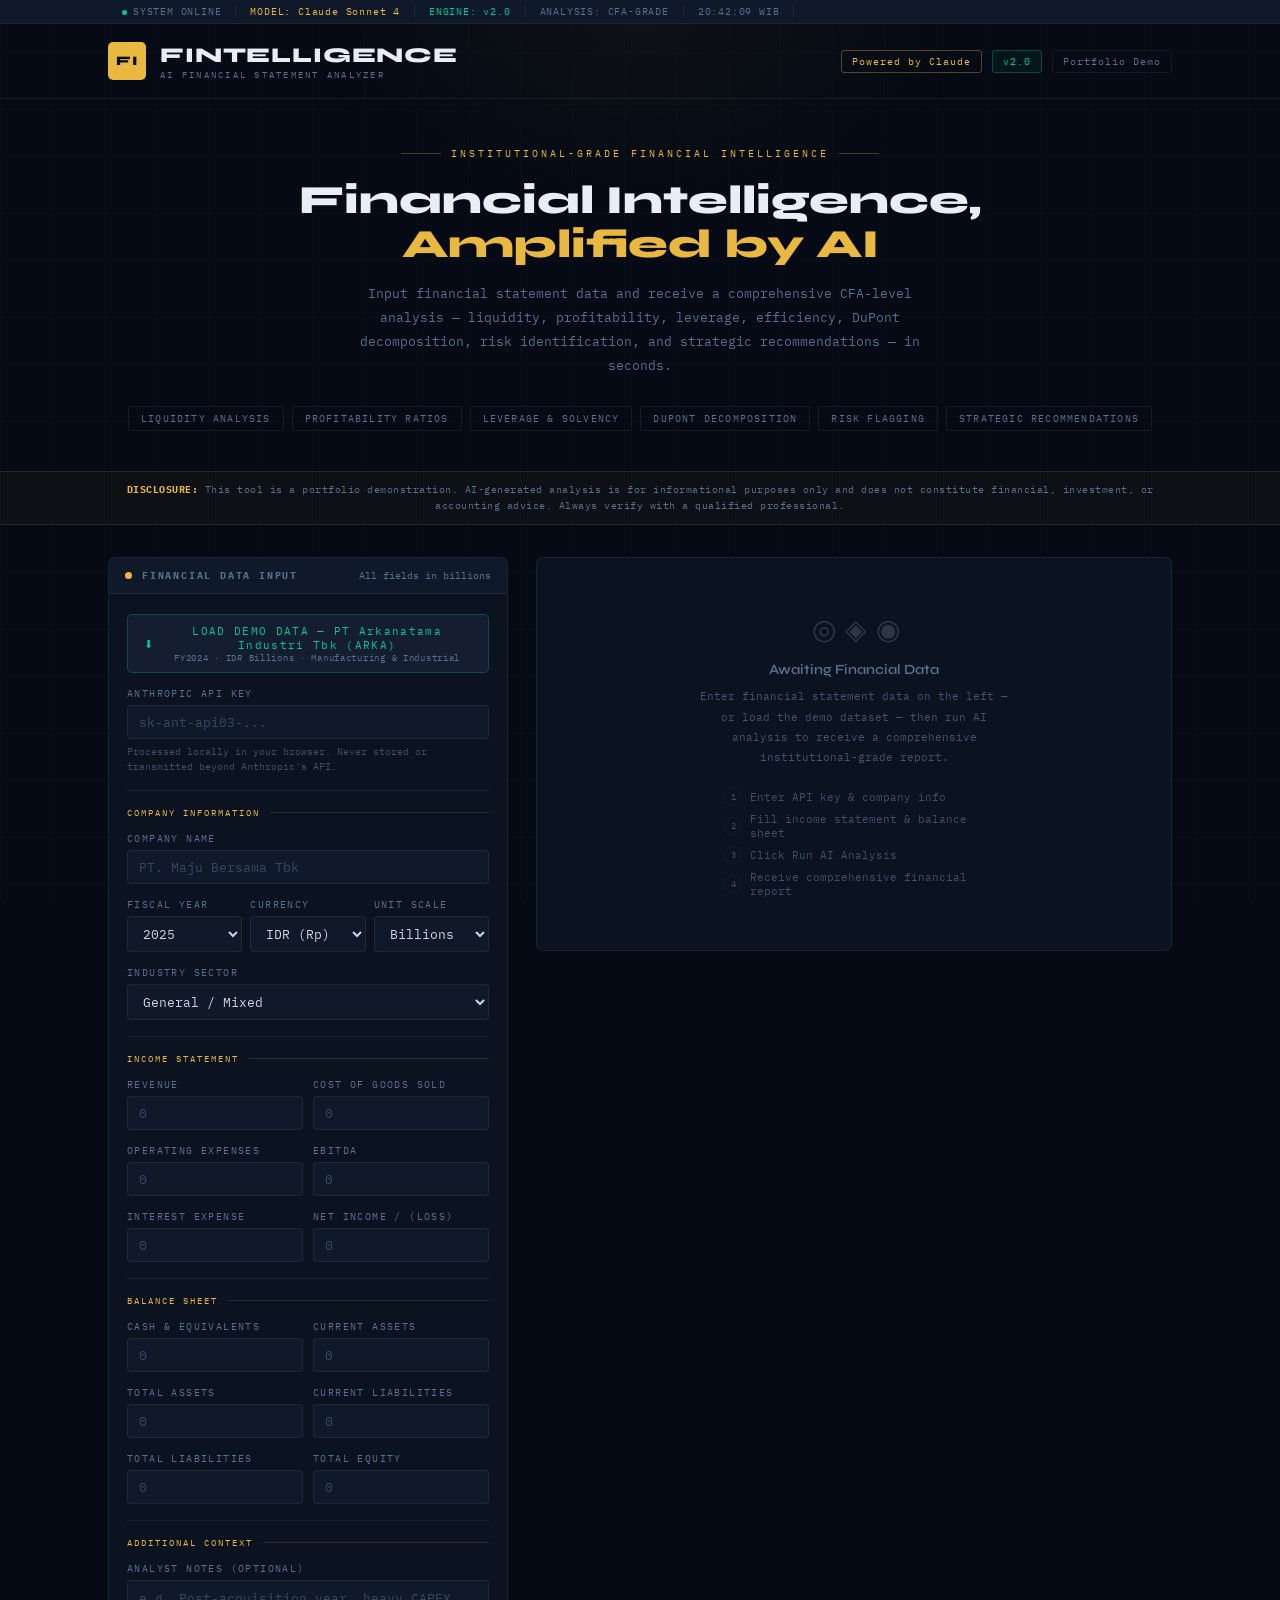
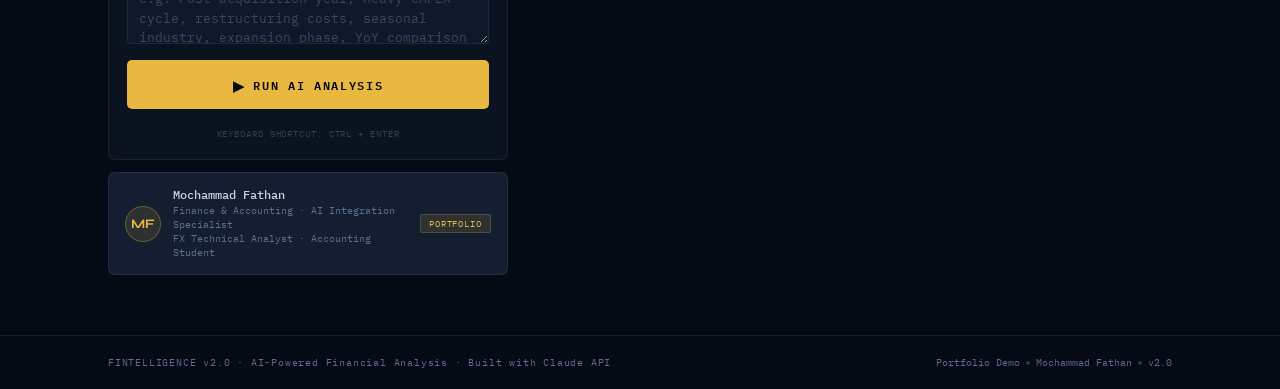
<file: fintelligence_v2.html>
<!DOCTYPE html>
<html lang="en">
<head>
<meta charset="UTF-8">
<meta name="viewport" content="width=device-width, initial-scale=1.0">
<title>FINTELLIGENCE v2.0 — AI Financial Analyzer</title>
<link href="https://fonts.googleapis.com/css2?family=IBM+Plex+Mono:ital,wght@0,400;0,500;0,600;1,400&family=Syne:wght@600;700;800&display=swap" rel="stylesheet">
<style>
*{margin:0;padding:0;box-sizing:border-box}
:root{
  --bg:#050a14;--surface:#0b1220;--panel:#10192a;--elevated:#141e30;
  --border:rgba(255,255,255,0.07);--border-mid:rgba(255,255,255,0.12);
  --amber:#e8b840;--amber-dim:rgba(232,184,64,0.12);
  --teal:#00c896;--teal-dim:rgba(0,200,150,0.1);
  --red:#ff4455;--red-dim:rgba(255,68,85,0.1);
  --blue:#3a9bdc;--orange:#ff9944;
  --green:#29d17a;--green-dim:rgba(41,209,122,0.1);
  --purple:#9b6dff;
  --text:#ccd6e0;--text-dim:#5a7090;--text-mid:#8a9bb0;
}
html{scroll-behavior:smooth}
body{background:var(--bg);color:var(--text);font-family:'IBM Plex Mono',monospace;min-height:100vh;overflow-x:hidden}

/* Grid overlay */
body::before{content:'';position:fixed;inset:0;background-image:
  linear-gradient(rgba(255,255,255,0.016)1px,transparent 1px),
  linear-gradient(90deg,rgba(255,255,255,0.016)1px,transparent 1px);
  background-size:52px 52px;pointer-events:none;z-index:0}

/* Ambient glow */
body::after{content:'';position:fixed;top:-20%;left:50%;transform:translateX(-50%);
  width:700px;height:400px;
  background:radial-gradient(ellipse,rgba(232,184,64,0.045) 0%,transparent 70%);
  pointer-events:none;z-index:0}

.z1{position:relative;z-index:1}
.wrap{max-width:1120px;margin:0 auto;padding:0 28px}

/* ─── STATUS BAR ─── */
.status-bar{background:var(--panel);border-bottom:1px solid var(--border);padding:5px 0}
.sb-inner{display:flex;align-items:center;gap:0;overflow:hidden}
.sb-item{font-size:10px;color:var(--text-dim);padding:0 14px;letter-spacing:0.08em;
  border-right:1px solid var(--border);white-space:nowrap}
.sb-item:first-child{border-left:none}
.sb-dot{display:inline-block;width:5px;height:5px;border-radius:50%;
  background:var(--teal);margin-right:6px;animation:sbpulse 2s ease infinite}
@keyframes sbpulse{0%,100%{opacity:1}50%{opacity:0.3}}
.sb-item.amber{color:var(--amber)}
.sb-item.teal{color:var(--teal)}

/* ─── HEADER ─── */
header{border-bottom:1px solid var(--border);padding:18px 0}
.hdr{display:flex;align-items:center;justify-content:space-between}
.logo{display:flex;align-items:center;gap:14px}
.logo-mark{width:38px;height:38px;background:var(--amber);border-radius:5px;
  display:grid;place-items:center;font-family:'Syne',sans-serif;
  font-weight:800;font-size:13px;color:#050a14;letter-spacing:0.05em}
.logo-text{font-family:'Syne',sans-serif;font-weight:800;font-size:21px;
  letter-spacing:0.04em;color:#e8eef5}
.logo-sub{font-size:9px;color:var(--text-dim);letter-spacing:0.25em;text-transform:uppercase;margin-top:1px}
.hdr-right{display:flex;align-items:center;gap:10px}
.badge{font-size:10px;padding:4px 10px;border-radius:3px;letter-spacing:0.1em}
.badge-ai{color:var(--amber);border:1px solid rgba(232,184,64,0.35)}
.badge-v2{color:var(--teal);border:1px solid rgba(0,200,150,0.3);background:rgba(0,200,150,0.06)}
.badge-port{color:var(--text-dim);border:1px solid var(--border)}

/* ─── HERO ─── */
.hero{padding:48px 0 40px;text-align:center}
.hero-eyebrow{font-size:10px;color:var(--amber);letter-spacing:0.3em;
  text-transform:uppercase;margin-bottom:18px;display:flex;align-items:center;
  justify-content:center;gap:10px}
.hero-eyebrow::before,.hero-eyebrow::after{content:'';width:40px;height:1px;background:rgba(232,184,64,0.3)}
.hero h1{font-family:'Syne',sans-serif;font-weight:800;font-size:40px;
  line-height:1.1;margin-bottom:16px;color:#e8eef5}
.hero h1 em{color:var(--amber);font-style:normal}
.hero-desc{color:var(--text-dim);font-size:13px;max-width:560px;margin:0 auto 28px;line-height:1.85}
.hero-tags{display:flex;flex-wrap:wrap;justify-content:center;gap:8px}
.hero-tag{font-size:10px;padding:5px 12px;border:1px solid var(--border);
  border-radius:2px;color:var(--text-dim);letter-spacing:0.12em;text-transform:uppercase}

/* ─── DISCLAIMER STRIP ─── */
.disclaimer-strip{background:rgba(232,184,64,0.04);border-top:1px solid rgba(232,184,64,0.14);
  border-bottom:1px solid rgba(232,184,64,0.14);padding:10px 0;margin-bottom:32px}
.disclaimer-strip p{text-align:center;font-size:10px;color:var(--text-dim);line-height:1.6;letter-spacing:0.05em}
.disclaimer-strip strong{color:var(--amber)}

/* ─── LAYOUT ─── */
.main-grid{display:grid;grid-template-columns:400px 1fr;gap:28px;padding-bottom:60px;align-items:start}
@media(max-width:900px){.main-grid{grid-template-columns:1fr}}

/* ─── PANEL ─── */
.panel{background:var(--surface);border:1px solid var(--border);border-radius:7px;overflow:hidden}
.panel-hdr{background:var(--panel);border-bottom:1px solid var(--border);
  padding:11px 16px;display:flex;align-items:center;gap:10px}
.dot{width:7px;height:7px;border-radius:50%}
.dot-amber{background:var(--amber)}
.dot-teal{background:var(--teal)}
.dot-red{background:var(--red)}
.dot-blue{background:var(--blue)}
.dot-green{background:var(--green)}
.dot-orange{background:var(--orange)}
.dot-purple{background:var(--purple)}
.panel-hdr h3{font-size:10px;letter-spacing:0.18em;text-transform:uppercase;color:var(--text-dim)}
.panel-hdr-right{margin-left:auto;font-size:10px;color:var(--text-dim)}

/* ─── FORM ─── */
.form-body{padding:20px 18px;display:flex;flex-direction:column;gap:14px}
.form-field{display:flex;flex-direction:column;gap:5px}
.form-field label{font-size:10px;color:var(--text-dim);letter-spacing:0.14em;text-transform:uppercase}
.form-field input,.form-field select,.form-field textarea{
  background:var(--panel);border:1px solid var(--border);border-radius:4px;
  color:var(--text);font-family:'IBM Plex Mono',monospace;font-size:12.5px;
  padding:8px 11px;outline:none;width:100%;transition:border-color .2s,background .2s}
.form-field input:focus,.form-field select:focus,.form-field textarea:focus{
  border-color:rgba(232,184,64,0.5);background:var(--elevated)}
.form-field input::placeholder,.form-field textarea::placeholder{color:var(--text-dim);opacity:0.55}
.form-field textarea{resize:vertical;min-height:64px;line-height:1.55}
select option{background:var(--panel);color:var(--text)}
.field-hint{font-size:10px;color:var(--text-dim);opacity:0.65;line-height:1.5}
.row2{display:grid;grid-template-columns:1fr 1fr;gap:10px}
.row3{display:grid;grid-template-columns:1fr 1fr 1fr;gap:8px}

.sec-divider{border-top:1px solid var(--border);margin:2px 0}
.sec-label{font-size:9px;color:var(--amber);letter-spacing:0.22em;text-transform:uppercase;
  display:flex;align-items:center;gap:10px}
.sec-label::after{content:'';flex:1;height:1px;background:rgba(232,184,64,0.15)}

/* ─── DEMO FILL BUTTON ─── */
.btn-demo{width:100%;background:var(--elevated);color:var(--teal);border:1px solid rgba(0,200,150,0.25);
  border-radius:5px;padding:9px 16px;font-family:'IBM Plex Mono',monospace;font-size:11px;
  letter-spacing:0.12em;cursor:pointer;transition:all .2s;display:flex;align-items:center;
  justify-content:center;gap:8px}
.btn-demo:hover{background:rgba(0,200,150,0.06);border-color:rgba(0,200,150,0.45)}
.btn-demo-sub{font-size:9px;color:var(--text-dim);letter-spacing:0.08em}

/* ─── ANALYZE BUTTON ─── */
.btn-analyze{width:100%;background:var(--amber);color:#050a14;border:none;border-radius:5px;
  padding:13px 16px;font-family:'IBM Plex Mono',monospace;font-weight:600;
  font-size:12px;letter-spacing:0.14em;cursor:pointer;transition:all .2s;margin-top:2px;
  display:flex;align-items:center;justify-content:center;gap:8px}
.btn-analyze:hover:not(:disabled){opacity:0.88;transform:translateY(-1px);box-shadow:0 4px 20px rgba(232,184,64,0.2)}
.btn-analyze:disabled{opacity:0.38;cursor:not-allowed;transform:none}
.btn-analyze .btn-icon{font-size:14px}
.shortcut-hint{text-align:center;font-size:9px;color:var(--text-dim);opacity:0.5;letter-spacing:0.1em;margin-top:5px}

/* ─── AUTHOR CARD ─── */
.author-card{background:var(--elevated);border:1px solid var(--border);border-radius:7px;
  padding:14px 16px;margin-top:12px;display:flex;align-items:center;gap:12px}
.author-avatar{width:36px;height:36px;border-radius:50%;background:var(--amber-dim);
  border:1px solid rgba(232,184,64,0.3);display:grid;place-items:center;
  font-family:'Syne',sans-serif;font-weight:700;font-size:13px;color:var(--amber);flex-shrink:0}
.author-info{flex:1}
.author-name{font-size:12px;font-weight:500;color:var(--text);margin-bottom:2px}
.author-role{font-size:10px;color:var(--text-dim);line-height:1.4}
.author-badge{font-size:9px;background:var(--amber-dim);color:var(--amber);
  padding:3px 8px;border-radius:2px;border:1px solid rgba(232,184,64,0.2);
  letter-spacing:0.1em;text-transform:uppercase}

/* ─── RESULTS ─── */
.results-col{display:flex;flex-direction:column;gap:18px}

/* Placeholder */
.placeholder{background:var(--surface);border:1px solid var(--border);border-radius:7px;
  padding:52px 28px;text-align:center}
.ph-graphic{font-size:28px;opacity:0.18;margin-bottom:14px;letter-spacing:-4px}
.ph-title{font-family:'Syne',sans-serif;font-size:14px;color:var(--text-dim);margin-bottom:8px;font-weight:600}
.ph-desc{font-size:11px;color:var(--text-dim);opacity:0.7;line-height:1.85;max-width:320px;margin:0 auto}
.ph-steps{margin-top:20px;display:flex;flex-direction:column;gap:6px;text-align:left;max-width:260px;margin-left:auto;margin-right:auto}
.ph-step{font-size:11px;color:var(--text-dim);opacity:0.65;display:flex;align-items:center;gap:8px}
.ph-step-n{width:18px;height:18px;border-radius:50%;border:1px solid var(--border);
  display:grid;place-items:center;font-size:9px;flex-shrink:0;color:var(--text-dim)}

/* Loading */
.loading-box{background:var(--surface);border:1px solid var(--border);border-radius:7px;
  padding:52px;text-align:center}
.spinner{width:28px;height:28px;border:2px solid var(--border);
  border-top-color:var(--amber);border-radius:50%;animation:spin .75s linear infinite;margin:0 auto 16px}
@keyframes spin{to{transform:rotate(360deg)}}
.loading-stages{display:flex;flex-direction:column;gap:7px;margin-top:16px}
.loading-stage{font-size:10px;color:var(--text-dim);opacity:0.4;letter-spacing:0.1em;
  display:flex;align-items:center;justify-content:center;gap:8px;transition:all 0.4s ease}
.loading-stage.active{opacity:1;color:var(--amber)}
.loading-stage.done{opacity:0.65;color:var(--teal)}
.pulse{width:6px;height:6px;border-radius:50%;background:var(--amber);
  animation:pulse 1s ease infinite;flex-shrink:0}
.check{width:6px;height:6px;border-radius:50%;background:var(--teal);flex-shrink:0}
@keyframes pulse{0%,100%{opacity:1}50%{opacity:0.3}}

/* Error */
.error-box{background:var(--red-dim);border:1px solid rgba(255,68,85,0.2);
  border-radius:7px;padding:16px 18px;font-size:12px;color:var(--red);line-height:1.7}
.error-box strong{display:block;margin-bottom:4px;font-size:13px}

/* ─── SCORE CARD v2 ─── */
.score-card{background:var(--surface);border:1px solid var(--border);border-radius:7px;
  padding:24px;animation:fadeUp 0.4s ease both}
.score-inner{display:grid;grid-template-columns:110px 1fr;gap:24px;align-items:center}
.score-ring-wrap{position:relative;width:100px;height:100px}
.score-ring-wrap svg{transform:rotate(-90deg)}
.score-ring-bg{fill:none;stroke:var(--panel);stroke-width:6}
.score-ring-fill{fill:none;stroke-width:6;stroke-linecap:round;
  transition:stroke-dashoffset 1.2s cubic-bezier(.4,0,.2,1),stroke 0.3s}
.score-ring-label{position:absolute;inset:0;display:flex;flex-direction:column;
  align-items:center;justify-content:center}
.grade-letter{font-family:'Syne',sans-serif;font-weight:800;font-size:30px;line-height:1}
.grade-suffix{font-family:'Syne',sans-serif;font-weight:700;font-size:14px;line-height:1}
.score-right h2{font-family:'Syne',sans-serif;font-weight:700;font-size:16px;
  color:#e8eef5;margin-bottom:4px}
.score-meta{font-size:11px;color:var(--text-dim);margin-bottom:10px}
.score-bar-wrap{background:var(--panel);border-radius:3px;height:4px;overflow:hidden;margin-bottom:6px}
.score-bar-fill{height:100%;border-radius:3px;transition:width 1.2s cubic-bezier(.4,0,.2,1)}
.score-bottom{display:flex;align-items:center;justify-content:space-between}
.score-num{font-size:11px;color:var(--text-dim)}
.verdict-badge{font-size:10px;padding:3px 10px;border-radius:2px;letter-spacing:0.1em;font-weight:500}

/* ─── RESULT CARD ANIMATIONS ─── */
@keyframes fadeUp{from{opacity:0;transform:translateY(12px)}to{opacity:1;transform:translateY(0)}}
.anim-1{animation:fadeUp 0.4s ease 0.05s both}
.anim-2{animation:fadeUp 0.4s ease 0.10s both}
.anim-3{animation:fadeUp 0.4s ease 0.15s both}
.anim-4{animation:fadeUp 0.4s ease 0.20s both}
.anim-5{animation:fadeUp 0.4s ease 0.25s both}
.anim-6{animation:fadeUp 0.4s ease 0.30s both}
.anim-7{animation:fadeUp 0.4s ease 0.35s both}
.anim-8{animation:fadeUp 0.4s ease 0.40s both}

/* Summary */
.summary-panel .panel-body{padding:18px}
.summary-text{font-size:12.5px;line-height:1.9;color:var(--text);
  border-left:3px solid var(--amber);padding-left:16px}

/* Ratio section */
.ratio-section .panel-body{padding:18px}
.ratio-grid{display:grid;grid-template-columns:repeat(auto-fit,minmax(130px,1fr));gap:8px}
.ratio-card{background:var(--panel);border:1px solid var(--border);border-radius:5px;
  padding:13px 12px;transition:border-color .2s}
.ratio-card:hover{border-color:var(--border-mid)}
.ratio-name{font-size:9px;color:var(--text-dim);letter-spacing:0.15em;text-transform:uppercase;margin-bottom:8px}
.ratio-val{font-family:'Syne',sans-serif;font-weight:700;font-size:22px;margin-bottom:3px;line-height:1}
.ratio-bench{font-size:10px;color:var(--text-dim);margin-bottom:6px}
.ratio-note{font-size:10px;color:var(--text-mid);line-height:1.5;margin-top:6px;opacity:0.8}
.ratio-badge{font-size:9px;padding:3px 7px;border-radius:2px;letter-spacing:0.08em;display:inline-block}
.rb-strong{background:var(--green-dim);color:var(--green);border:1px solid rgba(41,209,122,0.2)}
.rb-adequate{background:rgba(232,184,64,0.08);color:var(--amber);border:1px solid rgba(232,184,64,0.2)}
.rb-weak{background:var(--red-dim);color:var(--red);border:1px solid rgba(255,68,85,0.2)}
.rb-na{background:rgba(90,112,144,0.1);color:var(--text-dim);border:1px solid var(--border)}

/* DuPont */
.dupont-grid{display:grid;grid-template-columns:1fr auto 1fr auto 1fr auto 1fr;
  gap:0;align-items:center;padding:18px}
.dp-box{background:var(--panel);border:1px solid var(--border);border-radius:5px;padding:12px;text-align:center}
.dp-label{font-size:9px;color:var(--text-dim);letter-spacing:0.14em;text-transform:uppercase;margin-bottom:6px}
.dp-val{font-family:'Syne',sans-serif;font-weight:700;font-size:18px}
.dp-op{font-size:16px;color:var(--text-dim);text-align:center;padding:0 6px}
.dp-insight{padding:0 18px 16px;font-size:11px;color:var(--text-dim);line-height:1.7;
  border-top:1px solid var(--border);padding-top:14px;margin-top:0}
.dp-insight strong{color:var(--amber)}
@media(max-width:700px){.dupont-grid{grid-template-columns:1fr 1fr;gap:8px}.dp-op{display:none}}

/* Risk Flags */
.flag-list{display:flex;flex-direction:column;gap:8px}
.flag-item{border-radius:0 5px 5px 0;padding:11px 14px;border-left:3px solid}
.flag-item.HIGH{background:rgba(255,68,85,0.05);border-color:var(--red);border-top:1px solid rgba(255,68,85,0.1);border-right:1px solid rgba(255,68,85,0.1);border-bottom:1px solid rgba(255,68,85,0.1)}
.flag-item.MEDIUM{background:rgba(232,184,64,0.04);border-color:var(--amber);border-top:1px solid rgba(232,184,64,0.12);border-right:1px solid rgba(232,184,64,0.12);border-bottom:1px solid rgba(232,184,64,0.12)}
.flag-item.LOW{background:rgba(0,200,150,0.03);border-color:var(--teal);border-top:1px solid rgba(0,200,150,0.1);border-right:1px solid rgba(0,200,150,0.1);border-bottom:1px solid rgba(0,200,150,0.1)}
.flag-row{display:flex;align-items:center;justify-content:space-between;margin-bottom:5px}
.flag-title{font-size:12px;font-weight:500;color:var(--text)}
.flag-sev{font-size:9px;padding:2px 8px;border-radius:2px;letter-spacing:0.1em}
.sev-high{background:rgba(255,68,85,0.15);color:var(--red)}
.sev-medium{background:rgba(232,184,64,0.12);color:var(--amber)}
.sev-low{background:rgba(0,200,150,0.1);color:var(--teal)}
.flag-desc{font-size:11px;color:var(--text-dim);line-height:1.65}

/* Opportunities */
.opp-list{display:flex;flex-direction:column;gap:8px}
.opp-item{background:rgba(0,200,150,0.04);border:1px solid rgba(0,200,150,0.12);
  border-radius:4px;padding:11px 14px;font-size:12px;color:var(--teal);line-height:1.65;
  display:flex;gap:10px;align-items:flex-start}
.opp-item::before{content:'▸';flex-shrink:0;margin-top:1px}

/* Recommendations */
.rec-list{display:flex;flex-direction:column;gap:8px}
.rec-item{background:var(--panel);border:1px solid var(--border);border-radius:5px;
  padding:13px 14px;display:grid;grid-template-columns:30px 1fr;gap:12px;align-items:start}
.rec-num{font-family:'Syne',sans-serif;font-weight:700;font-size:14px;color:var(--amber);padding-top:1px}
.rec-action{font-size:12px;font-weight:500;color:var(--text);margin-bottom:4px}
.rec-rationale{font-size:11px;color:var(--text-dim);line-height:1.65}
.rec-prio{font-size:9px;padding:2px 7px;border-radius:2px;display:inline-block;margin-left:6px;
  background:rgba(232,184,64,0.1);color:var(--amber);border:1px solid rgba(232,184,64,0.2);letter-spacing:0.08em}

/* Action Row */
.action-row{display:flex;gap:8px;margin-top:-8px}
.btn-action{flex:1;background:var(--elevated);color:var(--text-dim);border:1px solid var(--border);
  border-radius:4px;padding:8px 12px;font-family:'IBM Plex Mono',monospace;font-size:10px;
  letter-spacing:0.1em;cursor:pointer;transition:all .2s;display:flex;align-items:center;
  justify-content:center;gap:6px}
.btn-action:hover{border-color:var(--border-mid);color:var(--text);background:var(--panel)}
.btn-print{color:var(--amber);border-color:rgba(232,184,64,0.25)}
.btn-print:hover{background:rgba(232,184,64,0.06);border-color:rgba(232,184,64,0.45)}

/* Analyst Signature */
.analyst-sig{background:var(--elevated);border:1px solid var(--border);border-radius:7px;
  padding:14px 16px;display:flex;align-items:center;gap:12px}
.sig-avatar{width:32px;height:32px;border-radius:50%;background:var(--amber-dim);
  border:1px solid rgba(232,184,64,0.3);display:grid;place-items:center;
  font-family:'Syne',sans-serif;font-weight:700;font-size:11px;color:var(--amber);flex-shrink:0}
.sig-text{flex:1;font-size:11px;color:var(--text);line-height:1.5}
.sig-text small{font-size:10px;color:var(--text-dim)}
.sig-date{font-size:10px;color:var(--text-dim);border:1px solid var(--border);
  padding:3px 8px;border-radius:3px;white-space:nowrap}

/* Footer */
.footer-strip{border-top:1px solid var(--border);padding:20px 0}
.footer-inner{display:flex;align-items:center;justify-content:space-between}
.footer-text{font-size:10px;color:var(--text-dim);letter-spacing:0.08em}
.footer-right{font-size:10px;color:var(--text-dim);display:flex;align-items:center;gap:6px}
.footer-dot{width:4px;height:4px;border-radius:50%;background:var(--text-dim);opacity:0.4}

.pad18{padding:18px}
.pad16{padding:16px}

/* ─── PRINT STYLES ─── */
@media print{
  body{background:#fff !important;color:#111 !important}
  body::before,body::after{display:none}
  .status-bar,.btn-analyze,.btn-demo,.btn-action,.author-card,header .hdr-right,
  .shortcut-hint,.footer-strip{display:none !important}
  .panel{border:1px solid #ccc !important;background:#fff !important}
  .panel-hdr{background:#f5f5f5 !important;border-bottom:1px solid #ccc !important}
  .panel-hdr h3{color:#333 !important}
  .ratio-card{background:#f9f9f9 !important;border:1px solid #ddd !important}
  .score-card{border:1px solid #ccc !important;background:#fff !important}
  .ratio-val,.grade-letter,.dp-val{color:#111 !important}
  .summary-text{color:#222 !important;border-left:3px solid #888 !important}
  .flag-item.HIGH,.flag-item.MEDIUM,.flag-item.LOW{background:#f9f9f9 !important}
  .flag-title,.rec-action{color:#111 !important}
  .opp-item{background:#f0f9f5 !important;color:#115533 !important}
  .analyst-sig{background:#f5f5f5 !important;border:1px solid #ccc !important}
  .sig-text,.sig-date{color:#333 !important}
  .rec-item{background:#f9f9f9 !important;border:1px solid #ddd !important}
  .results-col,.main-grid{display:block !important}
  .score-ring-wrap{display:none}
  .score-inner{grid-template-columns:1fr !important}
  .dupont-grid{display:grid;grid-template-columns:1fr 1fr 1fr 1fr !important}
  h2{color:#111 !important}
  .score-meta,.score-num,.flag-desc,.rec-rationale,.ratio-bench,.ratio-note{color:#555 !important}
}
</style>
</head>
<body>
<div class="z1">

<!-- STATUS BAR -->
<div class="status-bar">
  <div class="wrap sb-inner">
    <span class="sb-item"><span class="sb-dot"></span>SYSTEM ONLINE</span>
    <span class="sb-item amber">MODEL: Claude Sonnet 4</span>
    <span class="sb-item teal">ENGINE: v2.0</span>
    <span class="sb-item">ANALYSIS: CFA-GRADE</span>
    <span class="sb-item" id="sbTime">—</span>
  </div>
</div>

<!-- HEADER -->
<header>
  <div class="wrap hdr">
    <div class="logo">
      <div class="logo-mark">FI</div>
      <div>
        <div class="logo-text">FINTELLIGENCE</div>
        <div class="logo-sub">AI Financial Statement Analyzer</div>
      </div>
    </div>
    <div class="hdr-right">
      <span class="badge badge-ai">Powered by Claude</span>
      <span class="badge badge-v2">v2.0</span>
      <span class="badge badge-port">Portfolio Demo</span>
    </div>
  </div>
</header>

<!-- HERO -->
<div class="wrap">
  <div class="hero">
    <div class="hero-eyebrow">Institutional-Grade Financial Intelligence</div>
    <h1>Financial Intelligence,<br><em>Amplified by AI</em></h1>
    <p class="hero-desc">Input financial statement data and receive a comprehensive CFA-level analysis — liquidity, profitability, leverage, efficiency, DuPont decomposition, risk identification, and strategic recommendations — in seconds.</p>
    <div class="hero-tags">
      <span class="hero-tag">Liquidity Analysis</span>
      <span class="hero-tag">Profitability Ratios</span>
      <span class="hero-tag">Leverage & Solvency</span>
      <span class="hero-tag">DuPont Decomposition</span>
      <span class="hero-tag">Risk Flagging</span>
      <span class="hero-tag">Strategic Recommendations</span>
    </div>
  </div>
</div>

<!-- DISCLAIMER -->
<div class="disclaimer-strip">
  <div class="wrap">
    <p><strong>DISCLOSURE:</strong> This tool is a portfolio demonstration. AI-generated analysis is for informational purposes only and does not constitute financial, investment, or accounting advice. Always verify with a qualified professional.</p>
  </div>
</div>

<!-- MAIN -->
<div class="wrap">
  <div class="main-grid">

    <!-- LEFT: INPUT PANEL -->
    <div>
      <div class="panel">
        <div class="panel-hdr">
          <div class="dot dot-amber"></div>
          <h3>Financial Data Input</h3>
          <span class="panel-hdr-right" id="unitLabel">All fields in thousands (000)</span>
        </div>
        <div class="form-body">

          <!-- Demo Fill -->
          <button class="btn-demo" onclick="loadDemo()">
            <span>⬇</span>
            <span>
              LOAD DEMO DATA — PT Arkanatama Industri Tbk (ARKA)
              <div class="btn-demo-sub">FY2024 · IDR Billions · Manufacturing & Industrial</div>
            </span>
          </button>

          <!-- API Key -->
          <div class="form-field">
            <label>Anthropic API Key</label>
            <input type="password" id="apiKey" placeholder="sk-ant-api03-...">
            <div class="field-hint">Processed locally in your browser. Never stored or transmitted beyond Anthropic's API.</div>
          </div>

          <div class="sec-divider"></div>
          <div class="sec-label">Company Information</div>

          <div class="form-field">
            <label>Company Name</label>
            <input type="text" id="company" placeholder="PT. Maju Bersama Tbk">
          </div>
          <div class="row3">
            <div class="form-field">
              <label>Fiscal Year</label>
              <select id="year">
                <option>2025</option><option>2024</option><option>2023</option>
                <option>2022</option><option>2021</option>
              </select>
            </div>
            <div class="form-field">
              <label>Currency</label>
              <select id="currency">
                <option>IDR (Rp)</option><option>USD ($)</option>
                <option>EUR (€)</option><option>SGD (S$)</option>
                <option>MYR (RM)</option>
              </select>
            </div>
            <div class="form-field">
              <label>Unit Scale</label>
              <select id="units" onchange="updateUnitLabel()">
                <option value="thousands">Thousands</option>
                <option value="millions">Millions</option>
                <option value="billions" selected>Billions</option>
              </select>
            </div>
          </div>
          <div class="form-field">
            <label>Industry Sector</label>
            <select id="industry">
              <option>General / Mixed</option>
              <option>Manufacturing &amp; Industrial</option>
              <option>Retail &amp; Consumer Goods</option>
              <option>Technology / SaaS</option>
              <option>Financial Services &amp; Banking</option>
              <option>Real Estate &amp; Property</option>
              <option>Healthcare &amp; Pharmaceuticals</option>
              <option>Energy, Mining &amp; Resources</option>
              <option>Commodity &amp; Agriculture</option>
              <option>Transportation &amp; Logistics</option>
              <option>Telecommunications</option>
              <option>Infrastructure &amp; Utilities</option>
            </select>
          </div>

          <div class="sec-divider"></div>
          <div class="sec-label">Income Statement</div>

          <div class="row2">
            <div class="form-field">
              <label>Revenue</label>
              <input type="number" id="revenue" placeholder="0" min="0">
            </div>
            <div class="form-field">
              <label>Cost of Goods Sold</label>
              <input type="number" id="cogs" placeholder="0" min="0">
            </div>
          </div>
          <div class="row2">
            <div class="form-field">
              <label>Operating Expenses</label>
              <input type="number" id="opex" placeholder="0" min="0">
            </div>
            <div class="form-field">
              <label>EBITDA</label>
              <input type="number" id="ebitda" placeholder="0">
            </div>
          </div>
          <div class="row2">
            <div class="form-field">
              <label>Interest Expense</label>
              <input type="number" id="interest" placeholder="0" min="0">
            </div>
            <div class="form-field">
              <label>Net Income / (Loss)</label>
              <input type="number" id="netIncome" placeholder="0">
            </div>
          </div>

          <div class="sec-divider"></div>
          <div class="sec-label">Balance Sheet</div>

          <div class="row2">
            <div class="form-field">
              <label>Cash &amp; Equivalents</label>
              <input type="number" id="cash" placeholder="0" min="0">
            </div>
            <div class="form-field">
              <label>Current Assets</label>
              <input type="number" id="currentAssets" placeholder="0" min="0">
            </div>
          </div>
          <div class="row2">
            <div class="form-field">
              <label>Total Assets</label>
              <input type="number" id="totalAssets" placeholder="0" min="0">
            </div>
            <div class="form-field">
              <label>Current Liabilities</label>
              <input type="number" id="currentLiabilities" placeholder="0" min="0">
            </div>
          </div>
          <div class="row2">
            <div class="form-field">
              <label>Total Liabilities</label>
              <input type="number" id="totalLiabilities" placeholder="0" min="0">
            </div>
            <div class="form-field">
              <label>Total Equity</label>
              <input type="number" id="equity" placeholder="0">
            </div>
          </div>

          <div class="sec-divider"></div>
          <div class="sec-label">Additional Context</div>

          <div class="form-field">
            <label>Analyst Notes (optional)</label>
            <textarea id="context" placeholder="e.g. Post-acquisition year, heavy CAPEX cycle, restructuring costs, seasonal industry, expansion phase, YoY comparison context..."></textarea>
          </div>

          <button class="btn-analyze" id="analyzeBtn" onclick="runAnalysis()">
            <span class="btn-icon">▶</span> RUN AI ANALYSIS
          </button>
          <div class="shortcut-hint">KEYBOARD SHORTCUT: CTRL + ENTER</div>
        </div>
      </div>

      <!-- Author Card -->
      <div class="author-card">
        <div class="author-avatar">MF</div>
        <div class="author-info">
          <div class="author-name">Mochammad Fathan</div>
          <div class="author-role">Finance & Accounting · AI Integration Specialist<br>FX Technical Analyst · Accounting Student</div>
        </div>
        <span class="author-badge">Portfolio</span>
      </div>
    </div>

    <!-- RIGHT: RESULTS PANEL -->
    <div class="results-col" id="results">
      <div class="placeholder">
        <div class="ph-graphic">◎ ◈ ◉</div>
        <div class="ph-title">Awaiting Financial Data</div>
        <p class="ph-desc">Enter financial statement data on the left — or load the demo dataset — then run AI analysis to receive a comprehensive institutional-grade report.</p>
        <div class="ph-steps">
          <div class="ph-step"><div class="ph-step-n">1</div> Enter API key &amp; company info</div>
          <div class="ph-step"><div class="ph-step-n">2</div> Fill income statement &amp; balance sheet</div>
          <div class="ph-step"><div class="ph-step-n">3</div> Click Run AI Analysis</div>
          <div class="ph-step"><div class="ph-step-n">4</div> Receive comprehensive financial report</div>
        </div>
      </div>
    </div>

  </div>
</div>

<!-- FOOTER -->
<footer class="footer-strip">
  <div class="wrap footer-inner">
    <span class="footer-text">FINTELLIGENCE v2.0 · AI-Powered Financial Analysis · Built with Claude API</span>
    <div class="footer-right">
      <span>Portfolio Demo</span>
      <span class="footer-dot"></span>
      <span>Mochammad Fathan</span>
      <span class="footer-dot"></span>
      <span>v2.0</span>
    </div>
  </div>
</footer>

</div><!-- /z1 -->

<script>
/* ─── UTILITIES ─── */
const g   = id => document.getElementById(id);
const gv  = id => parseFloat(g(id).value) || 0;
const gstr= id => g(id).value.trim();

function fmt(v, dec=2, suf=''){
  if(v===null||v===undefined||isNaN(v)) return '—';
  return parseFloat(v).toFixed(dec) + suf;
}
function badgeCls(a){
  if(!a) return 'rb-na';
  const u = a.toUpperCase();
  if(u==='STRONG')   return 'rb-strong';
  if(u==='WEAK')     return 'rb-weak';
  if(u==='ADEQUATE') return 'rb-adequate';
  return 'rb-na';
}
function gradeColor(gr){
  if(!gr) return '#5a7090';
  if(gr.startsWith('A')) return '#29d17a';
  if(gr.startsWith('B')) return '#e8b840';
  if(gr.startsWith('C')) return '#ff9944';
  return '#ff4455';
}
function verdictColor(v){
  const u=(v||'').toUpperCase();
  if(u==='STRONG')     return '#29d17a';
  if(u==='STABLE')     return '#e8b840';
  if(u==='WATCH')      return '#ff9944';
  if(u==='DISTRESSED') return '#ff4455';
  return '#5a7090';
}
function verdictBg(v){
  const u=(v||'').toUpperCase();
  if(u==='STRONG')     return 'rgba(41,209,122,0.12)';
  if(u==='STABLE')     return 'rgba(232,184,64,0.10)';
  if(u==='WATCH')      return 'rgba(255,153,68,0.10)';
  if(u==='DISTRESSED') return 'rgba(255,68,85,0.10)';
  return 'rgba(90,112,144,0.10)';
}

/* ─── STATUS BAR CLOCK ─── */
function updateClock(){
  const now = new Date();
  g('sbTime').textContent = now.toLocaleTimeString('en-GB',{hour:'2-digit',minute:'2-digit',second:'2-digit'}) + ' WIB';
}
setInterval(updateClock, 1000);
updateClock();

/* ─── UNIT LABEL ─── */
function updateUnitLabel(){
  const u = gstr('units');
  g('unitLabel').textContent = `All fields in ${u}`;
}
updateUnitLabel();

/* ─── KEYBOARD SHORTCUT ─── */
document.addEventListener('keydown', e => {
  if((e.ctrlKey||e.metaKey) && e.key==='Enter') runAnalysis();
});

/* ─── DEMO DATA FILL ─── */
function loadDemo(){
  // ARKA FY2024 data (IDR Billions)
  const d = {
    company:'PT Arkanatama Industri Tbk (ARKA)',
    year:'2024',
    currency:'IDR (Rp)',
    units:'billions',
    industry:'Manufacturing & Industrial',
    revenue:10350, cogs:7245, opex:1680, ebitda:1905,
    interest:310, netIncome:870,
    cash:750, currentAssets:5620, totalAssets:14000,
    currentLiabilities:2980, totalLiabilities:6870, equity:7130,
    context:'FY2024 represents a strong recovery year after FY2023 margin compression caused by global raw material cost spikes (steel & aluminum +22% YoY). Commodity costs normalized in FY2024. Revenue grew 12.5% YoY driven by automotive segment expansion and new industrial machinery contracts. Short-term debt reduced (IDR 300B). Management reduced dividend payout to rebuild retained earnings. Assess liquidity, profitability recovery, DuPont decomposition vs prior year, and leverage trajectory.'
  };
  g('company').value = d.company;
  g('year').value    = d.year;
  g('currency').value= d.currency;
  g('units').value   = d.units;
  g('industry').value= d.industry;
  ['revenue','cogs','opex','ebitda','interest','netIncome',
   'cash','currentAssets','totalAssets','currentLiabilities','totalLiabilities','equity']
    .forEach(k => g(k).value = d[k]);
  g('context').value = d.context;
  updateUnitLabel();
  // Flash confirmation
  const btn = document.querySelector('.btn-demo');
  const orig = btn.innerHTML;
  btn.innerHTML = '<span>✓</span><span>DEMO DATA LOADED — ARKA FY2024</span>';
  btn.style.color = 'var(--teal)';
  setTimeout(()=>{ btn.innerHTML=orig; btn.style.color=''; }, 2000);
}

/* ─── LOADING STATE ─── */
const STAGES = [
  'Validating financial inputs',
  'Computing financial ratios',
  'Benchmarking against industry standards',
  'Performing DuPont decomposition',
  'Identifying risk factors & opportunities',
  'Formulating strategic recommendations'
];
let stageTimer;

function showLoading(){
  g('results').innerHTML = `
  <div class="loading-box">
    <div class="spinner"></div>
    <div style="font-size:12px;color:var(--text-dim);margin-bottom:16px;letter-spacing:0.08em">
      Claude is analyzing your financial statements…
    </div>
    <div class="loading-stages" id="loadStages">
      ${STAGES.map((s,i)=>`<div class="loading-stage" id="ls${i}"><span class="idle-dot" style="width:6px;height:6px;border-radius:50%;background:var(--border);flex-shrink:0;display:inline-block"></span>${s}</div>`).join('')}
    </div>
  </div>`;
  let cur = 0;
  function advance(){
    if(cur>0){ const prev=g(`ls${cur-1}`); if(prev){prev.className='loading-stage done'; prev.querySelector('.idle-dot').outerHTML='<span class="check"></span>';} }
    if(cur<STAGES.length){ const el=g(`ls${cur}`); if(el){el.className='loading-stage active'; el.querySelector('.idle-dot').outerHTML='<span class="pulse"></span>';} cur++; stageTimer=setTimeout(advance,950); }
  }
  advance();
}

function clearStageTimer(){ clearTimeout(stageTimer); }

/* ─── ERROR STATE ─── */
function showError(msg){
  clearStageTimer();
  g('results').innerHTML=`
  <div class="error-box">
    <strong>Analysis Error</strong>
    ${msg}<br><br>
    <span style="font-size:10px;opacity:0.7">Check your API key, data inputs, and network connection. Ensure your Anthropic account has API access enabled.</span>
  </div>`;
}

/* ─── RATIO CARD ─── */
function ratioCard(name, data, isPercent=false){
  if(!data) return '';
  const v = data.value;
  let disp = '—';
  if(v!==null && v!==undefined && !isNaN(v)){
    disp = isPercent ? fmt(v,1,'%') : fmt(v,2);
  }
  const col = data.assessment==='STRONG'?'var(--green)':data.assessment==='WEAK'?'var(--red)':'var(--amber)';
  const note = data.note ? `<div class="ratio-note">${data.note}</div>` : '';
  return `<div class="ratio-card">
    <div class="ratio-name">${name}</div>
    <div class="ratio-val" style="color:${col}">${disp}</div>
    <div class="ratio-bench">Benchmark: ${data.benchmark||'—'}</div>
    <span class="ratio-badge ${badgeCls(data.assessment)}">${data.assessment||'N/A'}</span>
    ${note}
  </div>`;
}

/* ─── DUPONT SECTION ─── */
function renderDuPont(dp, currency){
  if(!dp) return '';
  const fmt2 = v => (v===null||v===undefined||isNaN(v)) ? '—' : parseFloat(v).toFixed(2);
  const fmtPct = v => (v===null||v===undefined||isNaN(v)) ? '—' : parseFloat(v).toFixed(1)+'%';
  return `
  <div class="panel anim-5">
    <div class="panel-hdr">
      <div class="dot dot-purple"></div>
      <h3>DuPont Decomposition — ROE Attribution</h3>
    </div>
    <div class="dupont-grid">
      <div class="dp-box">
        <div class="dp-label">Net Margin</div>
        <div class="dp-val" style="color:var(--green)">${fmtPct(dp.net_margin_driver)}</div>
      </div>
      <div class="dp-op">×</div>
      <div class="dp-box">
        <div class="dp-label">Asset Turnover</div>
        <div class="dp-val" style="color:var(--blue)">${fmt2(dp.asset_turnover_driver)}×</div>
      </div>
      <div class="dp-op">×</div>
      <div class="dp-box">
        <div class="dp-label">Equity Multiplier</div>
        <div class="dp-val" style="color:var(--orange)">${fmt2(dp.equity_multiplier_driver)}×</div>
      </div>
      <div class="dp-op">=</div>
      <div class="dp-box" style="border-color:var(--amber);background:var(--amber-dim)">
        <div class="dp-label">ROE</div>
        <div class="dp-val" style="color:var(--amber)">${fmtPct(dp.roe_decomposed)}</div>
      </div>
    </div>
    <div style="border-top:1px solid var(--border);padding:14px 18px">
      <div style="font-size:11px;color:var(--text-dim);line-height:1.75">${dp.key_insight||''}</div>
    </div>
  </div>`;
}

/* ─── COPY SUMMARY ─── */
function copySummary(text){
  navigator.clipboard.writeText(text).then(()=>{
    const btn=g('copyBtn');
    if(btn){btn.textContent='✓ COPIED';setTimeout(()=>{btn.textContent='⎘ COPY SUMMARY'},2000);}
  });
}

/* ─── RENDER RESULTS ─── */
function renderResults(company, year, currency, a){
  clearStageTimer();
  const gc    = gradeColor(a.overall_grade);
  const vc    = verdictColor(a.overall_verdict);
  const vbg   = verdictBg(a.overall_verdict);
  const score = a.overall_score || 0;

  // SVG ring
  const R  = 44; const C = 2*Math.PI*R;
  const offset = C - (score/100)*C;
  const gradeMain   = (a.overall_grade||'?').replace(/[+-]/,'');
  const gradeSuffix = (a.overall_grade||'').match(/[+-]/)?.[0]||'';

  const flags=(a.risk_flags||[]).map(f=>{
    const sev=(f.severity||'MEDIUM').toUpperCase();
    const sevCls=sev==='HIGH'?'sev-high':sev==='MEDIUM'?'sev-medium':'sev-low';
    return`<div class="flag-item ${sev}">
      <div class="flag-row">
        <div class="flag-title">${f.title||'Risk Identified'}</div>
        <span class="flag-sev ${sevCls}">${sev}</span>
      </div>
      <div class="flag-desc">${f.description||''}</div>
    </div>`;
  }).join('');

  const opps=(a.opportunities||[]).map(o=>`<div class="opp-item">${o}</div>`).join('');

  const recs=(a.recommendations||[]).map((r,i)=>`
  <div class="rec-item">
    <div class="rec-num">#${i+1}</div>
    <div>
      <div class="rec-action">${r.action||'Recommendation'}<span class="rec-prio">P${r.priority||i+1}</span></div>
      <div class="rec-rationale">${r.rationale||''}</div>
    </div>
  </div>`).join('');

  const flagPanel = flags?`
  <div class="panel anim-6">
    <div class="panel-hdr">
      <div class="dot dot-red"></div>
      <h3>Risk Flags</h3>
      <span class="panel-hdr-right">${(a.risk_flags||[]).length} identified</span>
    </div>
    <div class="pad18"><div class="flag-list">${flags}</div></div>
  </div>`:'';

  const oppPanel = opps?`
  <div class="panel anim-7">
    <div class="panel-hdr">
      <div class="dot dot-teal"></div>
      <h3>Identified Opportunities</h3>
    </div>
    <div class="pad18"><div class="opp-list">${opps}</div></div>
  </div>`:'';

  const dateStr = new Date().toLocaleDateString('en-GB',{day:'2-digit',month:'short',year:'numeric'});

  g('results').innerHTML=`

  <!-- Action Row -->
  <div class="action-row anim-1">
    <button class="btn-action btn-print" onclick="window.print()">⎙ PRINT / EXPORT PDF</button>
    <button class="btn-action" id="copyBtn" onclick="copySummary('${(a.executive_summary||'').replace(/'/g,"\\'")}')">⎘ COPY SUMMARY</button>
  </div>

  <!-- Score Card -->
  <div class="score-card anim-1">
    <div class="score-inner">
      <div class="score-ring-wrap">
        <svg width="100" height="100" viewBox="0 0 100 100">
          <circle class="score-ring-bg" cx="50" cy="50" r="${R}"/>
          <circle class="score-ring-fill" cx="50" cy="50" r="${R}"
            stroke="${gc}"
            stroke-dasharray="${C}"
            stroke-dashoffset="${C}"
            id="scoreRingFill"/>
        </svg>
        <div class="score-ring-label">
          <div class="grade-letter" style="color:${gc}">${gradeMain}<span class="grade-suffix" style="color:${gc}">${gradeSuffix}</span></div>
        </div>
      </div>
      <div>
        <h2>${company} · FY${year}</h2>
        <div class="score-meta">${currency} · Financial Health Score</div>
        <div class="score-bar-wrap">
          <div class="score-bar-fill" id="scoreBarFill" style="width:0%;background:${gc}"></div>
        </div>
        <div class="score-bottom">
          <span class="score-num">${score}/100 points</span>
          <span class="verdict-badge" style="color:${vc};background:${vbg};border:1px solid ${vc}33">${a.overall_verdict||'ASSESSED'}</span>
        </div>
      </div>
    </div>
  </div>

  <!-- Executive Summary -->
  <div class="panel summary-panel anim-2">
    <div class="panel-hdr">
      <div class="dot dot-amber"></div>
      <h3>Executive Summary</h3>
    </div>
    <div class="pad18">
      <div class="summary-text">${a.executive_summary||'No summary generated.'}</div>
    </div>
  </div>

  <!-- Liquidity -->
  <div class="panel ratio-section anim-3">
    <div class="panel-hdr">
      <div class="dot dot-blue"></div>
      <h3>Liquidity Analysis</h3>
    </div>
    <div class="pad18">
      <div class="ratio-grid">
        ${ratioCard('Current Ratio',   a.liquidity?.current_ratio)}
        ${ratioCard('Quick Ratio',     a.liquidity?.quick_ratio)}
        ${ratioCard('Cash Ratio',      a.liquidity?.cash_ratio)}
      </div>
    </div>
  </div>

  <!-- Profitability -->
  <div class="panel ratio-section anim-4">
    <div class="panel-hdr">
      <div class="dot dot-green"></div>
      <h3>Profitability Ratios</h3>
    </div>
    <div class="pad18">
      <div class="ratio-grid">
        ${ratioCard('Gross Margin',      a.profitability?.gross_margin, true)}
        ${ratioCard('Net Margin',        a.profitability?.net_margin,   true)}
        ${ratioCard('Return on Equity',  a.profitability?.roe,          true)}
        ${ratioCard('Return on Assets',  a.profitability?.roa,          true)}
      </div>
    </div>
  </div>

  <!-- Leverage & Efficiency -->
  <div class="panel ratio-section anim-5">
    <div class="panel-hdr">
      <div class="dot dot-orange"></div>
      <h3>Leverage, Solvency & Efficiency</h3>
    </div>
    <div class="pad18">
      <div class="ratio-grid">
        ${ratioCard('D/E Ratio',         a.leverage?.de_ratio)}
        ${ratioCard('Debt Ratio',        a.leverage?.debt_ratio,       true)}
        ${ratioCard('Interest Coverage', a.leverage?.interest_coverage)}
        ${ratioCard('Asset Turnover',    a.efficiency?.asset_turnover)}
      </div>
    </div>
  </div>

  <!-- DuPont -->
  ${renderDuPont(a.dupont, currency)}

  ${flagPanel}
  ${oppPanel}

  <!-- Recommendations -->
  <div class="panel anim-8">
    <div class="panel-hdr">
      <div class="dot dot-amber"></div>
      <h3>Strategic Recommendations</h3>
      <span class="panel-hdr-right">${(a.recommendations||[]).length} priority actions</span>
    </div>
    <div class="pad18">
      <div class="rec-list">${recs||'<div style="font-size:12px;color:var(--text-dim)">No recommendations generated.</div>'}</div>
    </div>
  </div>

  <!-- Analyst Signature -->
  <div class="analyst-sig anim-8">
    <div class="sig-avatar">MF</div>
    <div class="sig-text">
      Analysis generated by <strong>FINTELLIGENCE v2.0</strong> · AI Financial Analyzer<br>
      <small>Built by Mochammad Fathan · AI + Finance Portfolio · Powered by Claude Sonnet 4</small>
    </div>
    <div class="sig-date">${dateStr}</div>
  </div>`;

  // Animate SVG ring after render
  requestAnimationFrame(()=>{
    const ring = g('scoreRingFill');
    const bar  = g('scoreBarFill');
    if(ring){
      const C2 = 2*Math.PI*R;
      setTimeout(()=>{
        ring.style.strokeDashoffset = C2 - (score/100)*C2;
      }, 80);
    }
    if(bar){
      setTimeout(()=>{ bar.style.width = score+'%'; }, 80);
    }
  });
}

/* ─── MAIN ANALYSIS FUNCTION ─── */
async function runAnalysis(){
  const apiKey   = gstr('apiKey');
  const company  = gstr('company') || 'Company';
  const year     = gstr('year');
  const currency = gstr('currency');
  const industry = gstr('industry');
  const units    = gstr('units');
  const revenue  = gv('revenue'), cogs = gv('cogs'), opex = gv('opex'), ebitda = gv('ebitda');
  const interest = gv('interest'), netIncome = gv('netIncome');
  const cash = gv('cash'), currentAssets = gv('currentAssets'), totalAssets = gv('totalAssets');
  const currentLiabilities = gv('currentLiabilities');
  const totalLiabilities   = gv('totalLiabilities'), equity = gv('equity');
  const context  = gstr('context');

  if(!apiKey){ showError('Please enter your Anthropic API key to proceed.'); return; }
  if(revenue===0 && totalAssets===0){ showError('Please enter at least Revenue and Total Assets to generate a meaningful analysis.'); return; }

  const btn = g('analyzeBtn');
  btn.disabled = true;
  btn.innerHTML = '<span class="btn-icon">⟳</span> ANALYZING…';
  showLoading();

  const grossProfit    = revenue - cogs;
  const inventoryEst   = Math.max(0, currentAssets - cash - (currentAssets*0.15));
  const ebitMarginEst  = totalAssets>0 ? ((ebitda-(ebitda*0.15))/revenue*100).toFixed(1) : 'N/A';

  const prompt = `You are a senior financial analyst with CFA Level III designation and 15 years of institutional analysis experience at a Tier-1 investment bank. Analyze the following financial statements rigorously.

COMPANY: ${company}
FISCAL YEAR: FY${year}
INDUSTRY: ${industry}
CURRENCY: ${currency}
VALUE UNIT: ${units} (all figures are in ${units})

INCOME STATEMENT:
- Revenue: ${revenue}
- Cost of Goods Sold (COGS): ${cogs}
- Gross Profit: ${grossProfit} [computed: Revenue − COGS]
- Operating Expenses (SG&A + R&D + D&A): ${opex}
- EBITDA: ${ebitda}
- Interest Expense: ${interest}
- Net Income: ${netIncome}

BALANCE SHEET:
- Cash & Equivalents: ${cash}
- Current Assets: ${currentAssets}
- Total Assets: ${totalAssets}
- Estimated Inventory: ${inventoryEst} [estimated if not provided]
- Current Liabilities: ${currentLiabilities}
- Total Liabilities: ${totalLiabilities}
- Total Equity: ${equity}

ANALYST CONTEXT: ${context || 'None provided'}

Produce a rigorous financial analysis. Return ONLY a valid JSON object — no markdown fencing, no preamble, no commentary outside the JSON.

{
  "executive_summary": "3–4 sentence executive summary covering overall financial health, key strengths, and primary concerns for ${company} FY${year}. Be specific, cite calculated values.",
  "overall_score": <integer 0-100 — weighted composite: Liquidity 25%, Profitability 30%, Leverage 25%, Efficiency 20%>,
  "overall_grade": "<A+|A|A-|B+|B|B-|C+|C|C-|D+|D|F>",
  "overall_verdict": "<STRONG|STABLE|WATCH|DISTRESSED>",
  "liquidity": {
    "current_ratio":  {"value": <currentAssets/currentLiabilities>, "benchmark": "1.5–2.5x", "assessment": "<STRONG|ADEQUATE|WEAK>", "note": "one-sentence interpretation"},
    "quick_ratio":    {"value": <(currentAssets-inventoryEst)/currentLiabilities>, "benchmark": "1.0–1.5x", "assessment": "<STRONG|ADEQUATE|WEAK>", "note": "one-sentence interpretation"},
    "cash_ratio":     {"value": <cash/currentLiabilities>, "benchmark": "0.5–1.0x", "assessment": "<STRONG|ADEQUATE|WEAK>", "note": "one-sentence interpretation"}
  },
  "profitability": {
    "gross_margin":   {"value": <(revenue-cogs)/revenue*100>, "benchmark": "industry-specific %", "assessment": "<STRONG|ADEQUATE|WEAK>", "note": "one-sentence interpretation"},
    "net_margin":     {"value": <netIncome/revenue*100>, "benchmark": "industry-specific %", "assessment": "<STRONG|ADEQUATE|WEAK>", "note": "one-sentence interpretation"},
    "roe":            {"value": <netIncome/equity*100>, "benchmark": "15%+", "assessment": "<STRONG|ADEQUATE|WEAK>", "note": "one-sentence interpretation"},
    "roa":            {"value": <netIncome/totalAssets*100>, "benchmark": "5%+", "assessment": "<STRONG|ADEQUATE|WEAK>", "note": "one-sentence interpretation"}
  },
  "leverage": {
    "de_ratio":           {"value": <totalLiabilities/equity>, "benchmark": "<2.0x", "assessment": "<STRONG|ADEQUATE|WEAK>", "note": "one-sentence interpretation"},
    "debt_ratio":         {"value": <totalLiabilities/totalAssets*100>, "benchmark": "<50%", "assessment": "<STRONG|ADEQUATE|WEAK>", "note": "one-sentence interpretation"},
    "interest_coverage":  {"value": <ebitda/interest or null if interest=0>, "benchmark": ">3.0x", "assessment": "<STRONG|ADEQUATE|WEAK>", "note": "one-sentence interpretation"}
  },
  "efficiency": {
    "asset_turnover": {"value": <revenue/totalAssets>, "benchmark": "industry-specific", "assessment": "<STRONG|ADEQUATE|WEAK>", "note": "one-sentence interpretation"}
  },
  "dupont": {
    "net_margin_driver":      <netIncome/revenue*100 — as decimal percentage, e.g. 8.4 means 8.4%>,
    "asset_turnover_driver":  <revenue/totalAssets — as ratio>,
    "equity_multiplier_driver": <totalAssets/equity — as ratio>,
    "roe_decomposed":         <net_margin_driver/100 * asset_turnover_driver * equity_multiplier_driver * 100 — as percentage>,
    "key_insight": "2–3 sentence interpretation of what is the primary ROE driver (margin, turnover, or leverage), whether the leverage contribution is healthy or concerning, and what management should focus on to improve ROE sustainably"
  },
  "risk_flags": [
    {"severity": "<HIGH|MEDIUM|LOW>", "title": "concise flag name", "description": "specific, evidence-based explanation citing the calculated ratios and their implications"}
  ],
  "opportunities": [
    "Specific, actionable opportunity statement grounded in the financial data — not generic advice"
  ],
  "recommendations": [
    {"priority": <1|2|3>, "action": "Concise action title", "rationale": "Evidence-based rationale citing specific numbers from the analysis"}
  ]
}

Rules:
- Calculate ALL ratios precisely from provided data
- Use null only if denominator is 0 or data is completely absent
- Provide 2–5 risk_flags ordered by severity (highest first)
- Provide 3–5 opportunities
- Provide 3–5 recommendations ordered by priority (1=highest)
- Calibrate ALL benchmarks to the ${industry} industry
- DuPont: ensure roe_decomposed ≈ roe from profitability section (minor rounding tolerance acceptable)
- Be analytically rigorous and specific — avoid generic commentary`;

  try{
    const res = await fetch('https://api.anthropic.com/v1/messages',{
      method:'POST',
      headers:{
        'Content-Type':'application/json',
        'x-api-key': apiKey,
        'anthropic-version':'2023-06-01',
        'anthropic-dangerous-direct-browser-access':'true'
      },
      body: JSON.stringify({
        model:'claude-sonnet-4-20250514',
        max_tokens:3000,
        messages:[{role:'user', content:prompt}]
      })
    });

    if(!res.ok){
      const e = await res.json().catch(()=>({}));
      throw new Error(e.error?.message || `HTTP ${res.status}: ${res.statusText}`);
    }

    const data = await res.json();
    const raw  = data.content[0].text.trim();
    const clean= raw.replace(/```json\s*/g,'').replace(/```\s*/g,'').trim();
    let analysis;
    try{ analysis = JSON.parse(clean); }
    catch{
      const m = clean.match(/\{[\s\S]*\}/);
      if(m) analysis = JSON.parse(m[0]);
      else throw new Error('Could not parse AI response. Please try again.');
    }
    renderResults(company, year, currency, analysis);

  }catch(err){
    showError(err.message);
  }

  btn.disabled = false;
  btn.innerHTML = '<span class="btn-icon">▶</span> RUN AI ANALYSIS';
}
</script>
</body>
</html>
</file>
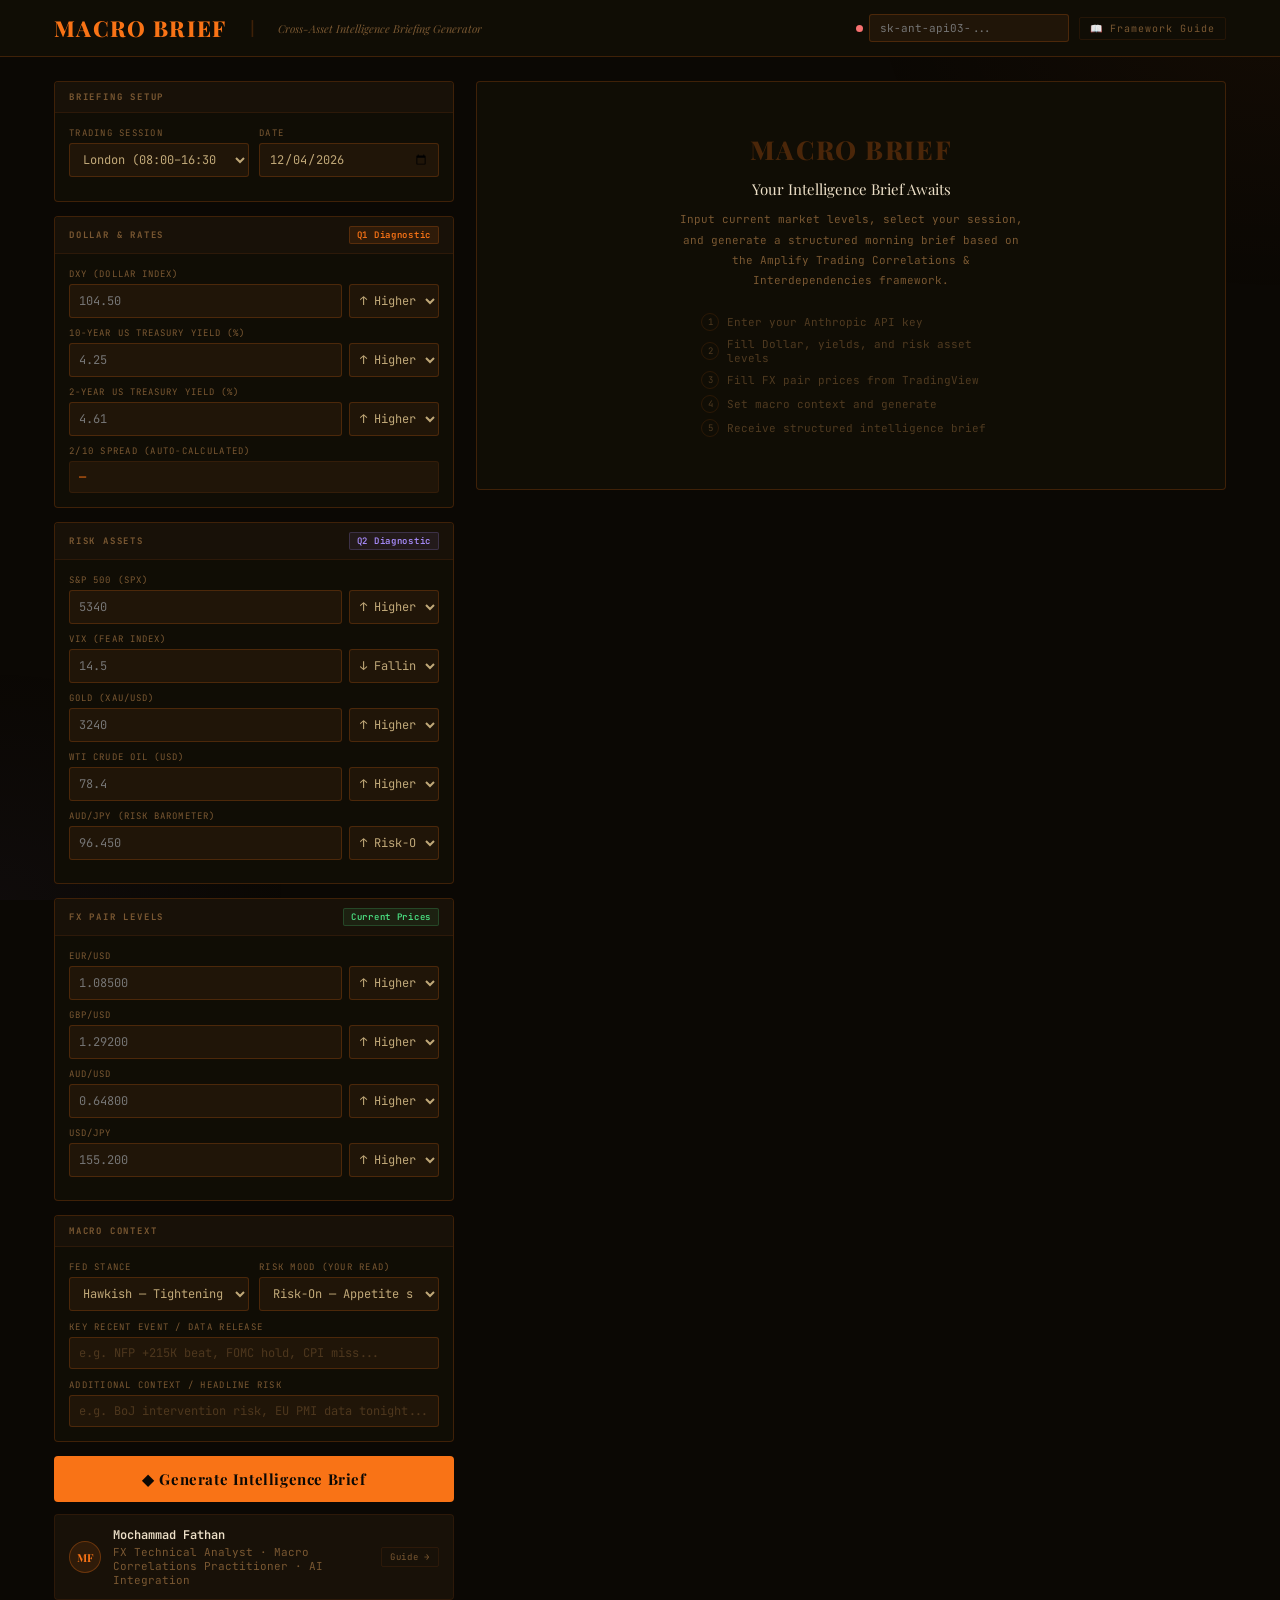
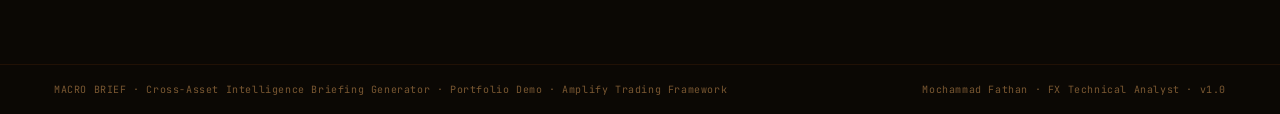
<file: macro-briefing.html>
<!DOCTYPE html>
<html lang="en">
<head>
<meta charset="UTF-8">
<meta name="viewport" content="width=device-width, initial-scale=1.0">
<title>MACRO BRIEF — Cross-Asset Intelligence Briefing Generator</title>
<link href="https://fonts.googleapis.com/css2?family=Playfair+Display:ital,wght@0,400;0,600;0,700;0,800;1,400;1,700&family=JetBrains+Mono:wght@300;400;500;600&display=swap" rel="stylesheet">
<style>
*{margin:0;padding:0;box-sizing:border-box}
:root{
  --bg:#0b0804;--s1:#100d05;--s2:#181108;--s3:#201508;--s4:#281a0a;
  --b1:rgba(249,115,22,0.09);--b2:rgba(249,115,22,0.2);
  --orange:#f97316;--or2:rgba(249,115,22,0.1);
  --violet:#a78bfa;--vi2:rgba(167,139,250,0.08);
  --green:#4ade80;--gr2:rgba(74,222,128,0.08);
  --red:#f87171;--re2:rgba(248,113,113,0.07);
  --blue:#93c5fd;--bl2:rgba(147,197,253,0.07);
  --gold:#fbbf24;--go2:rgba(251,191,36,0.08);
  --text:#c0a878;--text2:#7a5832;--text3:#3d2810;--white:#ede0c8;
}
html{scroll-behavior:smooth}
body{background:var(--bg);color:var(--text);font-family:'JetBrains Mono',monospace;min-height:100vh;overflow-x:hidden}
body::before{content:'';position:fixed;inset:0;
  background:radial-gradient(ellipse 700px 500px at 100% 0%,rgba(249,115,22,0.04) 0%,transparent 60%),
             radial-gradient(ellipse 500px 400px at 0% 100%,rgba(167,139,250,0.03) 0%,transparent 60%);
  pointer-events:none;z-index:0}
.z1{position:relative;z-index:1}
.wrap{max-width:1220px;margin:0 auto;padding:0 24px}

/* ─── HEADER ─── */
header{background:var(--s1);border-bottom:1px solid var(--b2);padding:13px 0;position:sticky;top:0;z-index:100}
.hdr{display:flex;align-items:center;justify-content:space-between;gap:12px;flex-wrap:wrap}
.logo{display:flex;align-items:center;gap:14px}
.logo-mark{font-family:'Playfair Display',serif;font-size:22px;font-weight:800;color:var(--orange);letter-spacing:0.06em}
.logo-pipe{color:var(--b2);margin:0 6px;font-size:18px}
.logo-sub{font-family:'Playfair Display',serif;font-size:11px;font-style:italic;color:var(--text2)}
.hdr-r{display:flex;align-items:center;gap:10px}
.api-strip{display:flex;align-items:center;gap:6px}
.api-dot{width:7px;height:7px;border-radius:50%;background:var(--red);transition:background .3s;flex-shrink:0}
.api-dot.on{background:var(--green);box-shadow:0 0 5px var(--green)}
#apiIn{background:var(--s3);border:1px solid var(--b2);border-radius:3px;color:var(--text);
  font-family:'JetBrains Mono',monospace;font-size:11px;padding:6px 10px;outline:none;width:200px;transition:border-color .2s}
#apiIn:focus{border-color:var(--orange)}
.hdr-link{font-size:10px;color:var(--text2);border:1px solid var(--b1);padding:4px 10px;border-radius:2px;
  letter-spacing:0.1em;text-decoration:none;transition:all .2s;white-space:nowrap}
.hdr-link:hover{border-color:var(--orange);color:var(--orange)}

/* ─── LAYOUT ─── */
.main-grid{display:grid;grid-template-columns:400px 1fr;gap:22px;padding:24px 0 64px;align-items:start}
@media(max-width:920px){.main-grid{grid-template-columns:1fr}}

/* ─── PANEL ─── */
.panel{background:var(--s1);border:1px solid var(--b2);border-radius:4px;overflow:hidden;margin-bottom:14px}
.phdr{background:var(--s2);border-bottom:1px solid var(--b1);padding:9px 14px;display:flex;align-items:center;gap:8px}
.phdr h3{font-size:9px;letter-spacing:0.2em;text-transform:uppercase;color:var(--text2)}
.phdr-r{margin-left:auto;font-size:9px;color:var(--text2)}
.ptag{font-size:9px;padding:2px 7px;border-radius:2px;letter-spacing:0.08em;font-weight:600}
.pt-o{background:var(--or2);color:var(--orange);border:1px solid rgba(249,115,22,0.2)}
.pt-v{background:var(--vi2);color:var(--violet);border:1px solid rgba(167,139,250,0.2)}
.pt-g{background:var(--gr2);color:var(--green);border:1px solid rgba(74,222,128,0.2)}
.pb{padding:14px}

/* ─── FORM ELEMENTS ─── */
.frow{display:grid;gap:10px;margin-bottom:10px}
.f2{grid-template-columns:1fr 1fr}
.f3{grid-template-columns:1fr 1fr 1fr}
.fld label{font-size:9px;color:var(--text2);letter-spacing:0.14em;text-transform:uppercase;display:block;margin-bottom:4px}
.fld input,.fld select{width:100%;background:var(--s3);border:1px solid var(--b2);border-radius:3px;
  color:var(--text);font-family:'JetBrains Mono',monospace;font-size:12px;padding:7px 9px;outline:none;transition:border-color .2s}
.fld input:focus,.fld select:focus{border-color:var(--orange);background:var(--s4)}
.fld input::placeholder{color:var(--text2);opacity:0.5}
.fld select option{background:var(--s2)}

/* Market data row: price + direction */
.mkt-row{margin-bottom:9px}
.mkt-row label{font-size:9px;color:var(--text2);letter-spacing:0.12em;text-transform:uppercase;display:block;margin-bottom:4px}
.mkt-inputs{display:grid;grid-template-columns:1fr 90px;gap:7px}
.mkt-inputs input{background:var(--s3);border:1px solid var(--b2);border-radius:3px;color:var(--text);
  font-family:'JetBrains Mono',monospace;font-size:12px;padding:7px 9px;outline:none;width:100%;transition:border-color .2s}
.mkt-inputs input:focus{border-color:var(--orange)}
.mkt-inputs select{background:var(--s3);border:1px solid var(--b2);border-radius:3px;color:var(--text);
  font-family:'JetBrains Mono',monospace;font-size:12px;padding:7px 6px;outline:none;width:100%;transition:border-color .2s}
.mkt-inputs select option{background:var(--s2)}
.computed{font-family:'JetBrains Mono',monospace;font-size:12px;padding:7px 9px;background:var(--s3);
  border:1px solid var(--b1);border-radius:3px;min-height:32px;display:flex;align-items:center}

/* ─── GENERATE BUTTON ─── */
.btn-gen{width:100%;background:var(--orange);color:#0b0804;border:none;border-radius:4px;padding:13px;
  font-family:'Playfair Display',serif;font-weight:700;font-size:15px;letter-spacing:0.04em;
  cursor:pointer;transition:all .2s;display:flex;align-items:center;justify-content:center;gap:8px}
.btn-gen:hover{opacity:0.87;transform:translateY(-1px)}
.btn-gen:disabled{opacity:0.32;cursor:not-allowed;transform:none}

/* ─── PLACEHOLDER ─── */
.phbox{background:var(--s1);border:1px solid var(--b2);border-radius:4px;padding:52px 28px;text-align:center}
.ph-title{font-family:'Playfair Display',serif;font-size:26px;font-weight:800;color:var(--orange);
  opacity:0.25;letter-spacing:0.06em;margin-bottom:14px;line-height:1.2}
.ph-sub{font-family:'Playfair Display',serif;font-size:15px;color:var(--white);margin-bottom:10px}
.ph-desc{font-size:11px;color:var(--text2);line-height:1.85;max-width:360px;margin:0 auto 22px}
.ph-steps{display:flex;flex-direction:column;gap:6px;max-width:300px;margin:0 auto;text-align:left}
.ph-step{font-size:11px;color:var(--text2);opacity:0.6;display:flex;align-items:center;gap:8px}
.ph-n{width:18px;height:18px;border-radius:50%;border:1px solid var(--b2);display:grid;place-items:center;font-size:9px;flex-shrink:0}

/* ─── LOADING ─── */
.loadbox{background:var(--s1);border:1px solid var(--b2);border-radius:4px;padding:52px;text-align:center}
.lspin{width:26px;height:26px;border:2px solid var(--b2);border-top-color:var(--orange);
  border-radius:50%;animation:spin .7s linear infinite;margin:0 auto 14px}
@keyframes spin{to{transform:rotate(360deg)}}
.lmsg{font-family:'Playfair Display',serif;font-style:italic;font-size:13px;color:var(--text2);line-height:1.7}

/* ─── ERROR ─── */
.errbox{background:var(--re2);border:1px solid rgba(248,113,113,0.2);border-radius:4px;padding:16px;font-size:12px;color:var(--red);line-height:1.7}

/* ═══════ BRIEFING OUTPUT STYLES ═══════ */

/* Masthead */
.brief-wrap{background:var(--s1);border:1px solid var(--b2);border-radius:4px;overflow:hidden}
.brief-mast{background:var(--s2);padding:20px 26px;border-bottom:1px solid var(--b2)}
.bm-eyebrow{font-size:9px;color:var(--orange);letter-spacing:0.3em;text-transform:uppercase;margin-bottom:8px}
.bm-row{display:flex;align-items:flex-start;justify-content:space-between;gap:14px;margin-bottom:10px}
.bm-title{font-family:'Playfair Display',serif;font-size:22px;font-weight:800;color:var(--white);line-height:1.2;letter-spacing:0.01em}
.bm-regime-badge{font-size:11px;font-weight:700;padding:7px 16px;border-radius:3px;
  letter-spacing:0.08em;white-space:nowrap;flex-shrink:0;text-transform:uppercase}
.reg-lmp{background:rgba(249,115,22,0.14);color:var(--orange);border:1px solid rgba(249,115,22,0.28)}
.reg-tmp{background:rgba(167,139,250,0.12);color:var(--violet);border:1px solid rgba(167,139,250,0.25)}
.reg-riskOn{background:rgba(74,222,128,0.1);color:var(--green);border:1px solid rgba(74,222,128,0.22)}
.reg-riskOff{background:rgba(248,113,113,0.1);color:var(--red);border:1px solid rgba(248,113,113,0.22)}
.reg-mixed{background:rgba(147,197,253,0.08);color:var(--blue);border:1px solid rgba(147,197,253,0.18)}
.reg-trans{background:rgba(251,191,36,0.08);color:var(--gold);border:1px solid rgba(251,191,36,0.2)}
.bm-meta{display:flex;align-items:center;gap:14px;font-size:10px;color:var(--text2);letter-spacing:0.06em;flex-wrap:wrap}
.bm-sep{opacity:0.3}
.bm-conf{font-size:10px;font-weight:700}
.conf-h{color:var(--green)}
.conf-m{color:var(--gold)}
.conf-l{color:var(--red)}
.bm-rationale{font-size:12px;color:var(--text);line-height:1.7;font-style:italic;
  border-left:3px solid var(--orange);padding-left:13px;margin-top:4px}

/* Sections */
.b-sec{padding:18px 26px;border-bottom:1px solid var(--b1)}
.b-sec:last-child{border-bottom:none}
.sec-hdr{display:flex;align-items:baseline;gap:12px;margin-bottom:12px}
.sec-num{font-family:'Playfair Display',serif;font-size:22px;font-weight:700;color:var(--orange);flex-shrink:0;line-height:1;width:28px}
.sec-title{font-family:'Playfair Display',serif;font-size:12px;font-weight:700;color:var(--white);
  letter-spacing:0.1em;text-transform:uppercase}
.sec-chip{font-size:10px;font-weight:700;padding:2px 8px;border-radius:2px;margin-left:auto;letter-spacing:0.08em;flex-shrink:0}
.ch-bull{background:var(--gr2);color:var(--green);border:1px solid rgba(74,222,128,0.2)}
.ch-bear{background:var(--re2);color:var(--red);border:1px solid rgba(248,113,113,0.2)}
.ch-neut{background:var(--bl2);color:var(--blue);border:1px solid rgba(147,197,253,0.18)}
.ch-mixed{background:var(--go2);color:var(--gold);border:1px solid rgba(251,191,36,0.2)}
.sec-body{font-size:12px;line-height:1.85;color:var(--text)}

/* Dollar / yield data row */
.data-strip{display:grid;grid-template-columns:repeat(auto-fit,minmax(110px,1fr));gap:8px;margin-bottom:10px}
.ds-card{background:var(--s2);border-radius:3px;padding:10px 12px;text-align:center}
.ds-lbl{font-size:9px;color:var(--text2);letter-spacing:0.12em;text-transform:uppercase;margin-bottom:5px}
.ds-val{font-family:'JetBrains Mono',monospace;font-size:16px;font-weight:600;line-height:1}
.ds-dir{font-size:11px;margin-top:3px}
.dir-up{color:var(--green)}
.dir-dn{color:var(--red)}
.dir-fl{color:var(--text2)}

/* Lead signals table */
.sig-tbl{width:100%;border-collapse:collapse;font-size:11px;margin-bottom:10px}
.sig-tbl th{font-size:9px;color:var(--text2);letter-spacing:0.12em;text-align:left;padding:5px 8px;border-bottom:1px solid var(--b2);text-transform:uppercase}
.sig-tbl td{padding:6px 8px;border-bottom:1px solid var(--b1);vertical-align:middle}
.sig-n{font-weight:600;color:var(--white)}
.sig-v{font-family:'JetBrains Mono',monospace;color:var(--text)}
.sig-chip{font-size:9px;font-weight:700;padding:2px 7px;border-radius:2px;letter-spacing:0.08em}
.s-on{background:var(--gr2);color:var(--green)}
.s-off{background:var(--re2);color:var(--red)}
.s-mix{background:var(--bl2);color:var(--blue)}
.sig-w{font-size:9px;color:var(--text2)}

/* Pairs grid */
.pairs-grid{display:grid;grid-template-columns:repeat(auto-fit,minmax(190px,1fr));gap:10px}
.pair-card{background:var(--s2);border-radius:4px;padding:12px;border-top:2px solid}
.pc-bull{border-color:var(--green)}
.pc-bear{border-color:var(--red)}
.pc-neut{border-color:var(--blue)}
.pc-top{display:flex;align-items:center;justify-content:space-between;margin-bottom:4px}
.pc-name{font-family:'JetBrains Mono',monospace;font-size:13px;font-weight:600;color:var(--white)}
.pc-bias-chip{font-size:9px;font-weight:700;padding:2px 8px;border-radius:2px;letter-spacing:0.1em}
.pb-bull{background:var(--gr2);color:var(--green)}
.pb-bear{background:var(--re2);color:var(--red)}
.pb-neut{background:var(--bl2);color:var(--blue)}
.pc-level{font-family:'JetBrains Mono',monospace;font-size:11px;color:var(--text2);margin-bottom:7px}
.pc-rationale{font-size:11px;color:var(--text);line-height:1.65;margin-bottom:7px}
.pc-footer{font-size:10px;color:var(--text2);border-top:1px solid var(--b1);padding-top:6px;line-height:1.55}
.pc-footer span{color:var(--orange);font-family:'JetBrains Mono',monospace}
.pc-str{font-size:9px;font-weight:700;padding:2px 6px;border-radius:2px;margin-left:6px;letter-spacing:0.06em}
.str-s{background:rgba(249,115,22,0.12);color:var(--orange)}
.str-m{background:rgba(251,191,36,0.08);color:var(--gold)}
.str-w{background:rgba(147,197,253,0.06);color:var(--blue)}

/* Session directive */
.sess-dir{background:var(--s2);border:1px solid var(--b2);border-radius:4px;padding:16px;margin-bottom:10px;display:flex;align-items:flex-start;gap:16px}
.sd-main{font-family:'Playfair Display',serif;font-size:26px;font-weight:800;color:var(--orange);line-height:1;flex-shrink:0;min-width:140px}
.sd-body{flex:1}
.sd-rationale{font-size:12px;color:var(--text);line-height:1.7;margin-bottom:6px}
.sd-watch{font-size:11px;color:var(--text2);line-height:1.55}

/* Key risks */
.risk-list{display:flex;flex-direction:column;gap:8px}
.risk-item{background:var(--s2);border-radius:3px;padding:10px 12px;border-left:3px solid var(--red)}
.ri-label{font-size:12px;font-weight:600;color:var(--white);margin-bottom:3px}
.ri-impact{font-size:11px;color:var(--text2);line-height:1.55}

/* Summary */
.brief-sum{padding:20px 26px;background:var(--s2);border-top:1px solid var(--b2)}
.bs-lbl{font-size:9px;color:var(--orange);letter-spacing:0.25em;text-transform:uppercase;margin-bottom:10px}
.bs-text{font-family:'Playfair Display',serif;font-size:14px;font-style:italic;line-height:1.95;color:var(--white)}

/* Stamp */
.brief-stamp{display:flex;align-items:center;justify-content:space-between;padding:11px 26px;
  background:var(--s1);border-top:1px solid var(--b1);font-size:10px;color:var(--text2);letter-spacing:0.06em}

/* Author */
.author{background:var(--s2);border:1px solid var(--b1);border-radius:4px;
  padding:12px 14px;display:flex;align-items:center;gap:12px;margin-top:12px}
.av{width:32px;height:32px;border-radius:50%;background:var(--or2);
  border:1px solid rgba(249,115,22,0.3);display:grid;place-items:center;
  font-family:'Playfair Display',serif;font-weight:700;font-size:11px;color:var(--orange);flex-shrink:0}

footer{border-top:1px solid var(--b1);padding:18px 0}
.fi{display:flex;align-items:center;justify-content:space-between;font-size:10px;color:var(--text2);letter-spacing:0.06em}
</style>
</head>
<body>
<div class="z1">

<!-- ─── HEADER ─── -->
<header>
  <div class="wrap hdr">
    <div class="logo">
      <span class="logo-mark">MACRO BRIEF</span>
      <span class="logo-pipe">|</span>
      <span class="logo-sub">Cross-Asset Intelligence Briefing Generator</span>
    </div>
    <div class="hdr-r">
      <div class="api-strip">
        <span class="api-dot" id="apiDot"></span>
        <input type="password" id="apiIn" placeholder="sk-ant-api03-..." oninput="chkKey()">
      </div>
      <a href="macro-framework-guide.html" target="_blank" class="hdr-link">📖 Framework Guide</a>
    </div>
  </div>
</header>

<div class="wrap z1">
<div class="main-grid">

  <!-- ─── LEFT: INPUT FORM ─── -->
  <div>

    <!-- Session Setup -->
    <div class="panel">
      <div class="phdr"><h3>Briefing Setup</h3></div>
      <div class="pb">
        <div class="frow f2">
          <div class="fld">
            <label>Trading Session</label>
            <select id="session">
              <option>London (08:00–16:30 GMT)</option>
              <option>New York (13:00–21:00 GMT)</option>
              <option>Asian (00:00–08:00 GMT)</option>
              <option>Sydney (22:00–06:00 GMT)</option>
              <option>Pre-Market / Overnight</option>
            </select>
          </div>
          <div class="fld">
            <label>Date</label>
            <input type="date" id="briefDate">
          </div>
        </div>
      </div>
    </div>

    <!-- Dollar & Rates -->
    <div class="panel">
      <div class="phdr"><h3>Dollar & Rates</h3><span class="ptag pt-o phdr-r">Q1 Diagnostic</span></div>
      <div class="pb">
        <div class="mkt-row">
          <label>DXY (Dollar Index)</label>
          <div class="mkt-inputs">
            <input type="number" id="dxy" step="0.01" placeholder="104.50">
            <select id="dxy_d"><option value="up">↑ Higher</option><option value="flat">↔ Flat</option><option value="down">↓ Lower</option></select>
          </div>
        </div>
        <div class="mkt-row">
          <label>10-Year US Treasury Yield (%)</label>
          <div class="mkt-inputs">
            <input type="number" id="y10" step="0.01" placeholder="4.25" oninput="calcSpread()">
            <select id="y10_d"><option value="up">↑ Higher</option><option value="flat">↔ Flat</option><option value="down">↓ Lower</option></select>
          </div>
        </div>
        <div class="mkt-row">
          <label>2-Year US Treasury Yield (%)</label>
          <div class="mkt-inputs">
            <input type="number" id="y2" step="0.01" placeholder="4.61" oninput="calcSpread()">
            <select id="y2_d"><option value="up">↑ Higher</option><option value="flat">↔ Flat</option><option value="down">↓ Lower</option></select>
          </div>
        </div>
        <div class="fld">
          <label>2/10 Spread (auto-calculated)</label>
          <div class="computed"><span id="spreadVal" style="color:var(--orange)">—</span>&nbsp;<span id="spreadLbl" style="font-size:10px;color:var(--text2)"></span></div>
        </div>
      </div>
    </div>

    <!-- Risk Assets -->
    <div class="panel">
      <div class="phdr"><h3>Risk Assets</h3><span class="ptag pt-v phdr-r">Q2 Diagnostic</span></div>
      <div class="pb">
        <div class="mkt-row">
          <label>S&amp;P 500 (SPX)</label>
          <div class="mkt-inputs">
            <input type="number" id="spx" step="1" placeholder="5340">
            <select id="spx_d"><option value="up">↑ Higher</option><option value="flat">↔ Flat</option><option value="down">↓ Lower</option></select>
          </div>
        </div>
        <div class="mkt-row">
          <label>VIX (Fear Index)</label>
          <div class="mkt-inputs">
            <input type="number" id="vix" step="0.1" placeholder="14.5">
            <select id="vix_d"><option value="down">↓ Falling</option><option value="flat">↔ Flat</option><option value="up">↑ Rising</option></select>
          </div>
        </div>
        <div class="mkt-row">
          <label>Gold (XAU/USD)</label>
          <div class="mkt-inputs">
            <input type="number" id="gold" step="1" placeholder="3240">
            <select id="gold_d"><option value="up">↑ Higher</option><option value="flat">↔ Flat</option><option value="down">↓ Lower</option></select>
          </div>
        </div>
        <div class="mkt-row">
          <label>WTI Crude Oil (USD)</label>
          <div class="mkt-inputs">
            <input type="number" id="oil" step="0.1" placeholder="78.4">
            <select id="oil_d"><option value="up">↑ Higher</option><option value="flat">↔ Flat</option><option value="down">↓ Lower</option></select>
          </div>
        </div>
        <div class="mkt-row">
          <label>AUD/JPY (Risk Barometer)</label>
          <div class="mkt-inputs">
            <input type="number" id="audjpy" step="0.001" placeholder="96.450">
            <select id="audjpy_d"><option value="up">↑ Risk-On</option><option value="flat">↔ Flat</option><option value="down">↓ Risk-Off</option></select>
          </div>
        </div>
      </div>
    </div>

    <!-- FX Pairs -->
    <div class="panel">
      <div class="phdr"><h3>FX Pair Levels</h3><span class="ptag pt-g phdr-r">Current Prices</span></div>
      <div class="pb">
        <div class="mkt-row">
          <label>EUR/USD</label>
          <div class="mkt-inputs">
            <input type="number" id="eurusd" step="0.00001" placeholder="1.08500">
            <select id="eurusd_d"><option value="up">↑ Higher</option><option value="flat">↔ Flat</option><option value="down">↓ Lower</option></select>
          </div>
        </div>
        <div class="mkt-row">
          <label>GBP/USD</label>
          <div class="mkt-inputs">
            <input type="number" id="gbpusd" step="0.00001" placeholder="1.29200">
            <select id="gbpusd_d"><option value="up">↑ Higher</option><option value="flat">↔ Flat</option><option value="down">↓ Lower</option></select>
          </div>
        </div>
        <div class="mkt-row">
          <label>AUD/USD</label>
          <div class="mkt-inputs">
            <input type="number" id="audusd" step="0.00001" placeholder="0.64800">
            <select id="audusd_d"><option value="up">↑ Higher</option><option value="flat">↔ Flat</option><option value="down">↓ Lower</option></select>
          </div>
        </div>
        <div class="mkt-row">
          <label>USD/JPY</label>
          <div class="mkt-inputs">
            <input type="number" id="usdjpy" step="0.001" placeholder="155.200">
            <select id="usdjpy_d"><option value="up">↑ Higher</option><option value="flat">↔ Flat</option><option value="down">↓ Lower</option></select>
          </div>
        </div>
      </div>
    </div>

    <!-- Macro Context -->
    <div class="panel">
      <div class="phdr"><h3>Macro Context</h3></div>
      <div class="pb">
        <div class="frow f2">
          <div class="fld">
            <label>Fed Stance</label>
            <select id="fedStance">
              <option>Hawkish — Tightening bias</option>
              <option>Neutral — Data dependent</option>
              <option>Dovish — Easing bias</option>
              <option>Pivot — Actively cutting</option>
              <option>On Hold — Watching</option>
            </select>
          </div>
          <div class="fld">
            <label>Risk Mood (your read)</label>
            <select id="riskMood">
              <option>Risk-On — Appetite strong</option>
              <option>Mixed — Conflicting signals</option>
              <option>Risk-Off — Defensive flows</option>
              <option>Transitioning</option>
            </select>
          </div>
        </div>
        <div class="fld">
          <label>Key Recent Event / Data Release</label>
          <input type="text" id="keyEvent" placeholder="e.g. NFP +215K beat, FOMC hold, CPI miss...">
        </div>
        <div class="fld" style="margin-top:10px">
          <label>Additional Context / Headline Risk</label>
          <input type="text" id="addCtx" placeholder="e.g. BoJ intervention risk, EU PMI data tonight...">
        </div>
      </div>
    </div>

    <button class="btn-gen" id="genBtn" onclick="generate()">
      ◆ Generate Intelligence Brief
    </button>

    <div class="author">
      <div class="av">MF</div>
      <div style="flex:1">
        <div style="font-size:12px;font-weight:600;color:var(--white);margin-bottom:2px">Mochammad Fathan</div>
        <div style="font-size:11px;color:var(--text2)">FX Technical Analyst · Macro Correlations Practitioner · AI Integration</div>
      </div>
      <a href="macro-framework-guide.html" target="_blank" style="font-size:9px;color:var(--text2);border:1px solid var(--b1);padding:3px 8px;border-radius:2px;text-decoration:none;letter-spacing:0.08em;white-space:nowrap">Guide →</a>
    </div>
  </div>

  <!-- ─── RIGHT: BRIEFING OUTPUT ─── -->
  <div id="briefArea">
    <div class="phbox">
      <div class="ph-title">MACRO BRIEF</div>
      <div class="ph-sub">Your Intelligence Brief Awaits</div>
      <p class="ph-desc">Input current market levels, select your session, and generate a structured morning brief based on the Amplify Trading Correlations & Interdependencies framework.</p>
      <div class="ph-steps">
        <div class="ph-step"><div class="ph-n">1</div>Enter your Anthropic API key</div>
        <div class="ph-step"><div class="ph-n">2</div>Fill Dollar, yields, and risk asset levels</div>
        <div class="ph-step"><div class="ph-n">3</div>Fill FX pair prices from TradingView</div>
        <div class="ph-step"><div class="ph-n">4</div>Set macro context and generate</div>
        <div class="ph-step"><div class="ph-n">5</div>Receive structured intelligence brief</div>
      </div>
    </div>
  </div>

</div>
</div>

<footer>
  <div class="wrap fi">
    <span>MACRO BRIEF · Cross-Asset Intelligence Briefing Generator · Portfolio Demo · Amplify Trading Framework</span>
    <span>Mochammad Fathan · FX Technical Analyst · v1.0</span>
  </div>
</footer>

</div>

<script>
const g = id => document.getElementById(id);
const gs = id => (g(id)?.value || '').trim();
const gv = id => parseFloat(g(id)?.value) || 0;
const dirSym = d => d==='up'?'↑':d==='down'?'↓':'↔';
const dirWord = d => d==='up'?'Higher':d==='down'?'Lower':'Flat';

function chkKey(){
  const k=gs('apiIn');
  const dot=g('apiDot');
  dot.className='api-dot'+(k.length>20?' on':'');
}

function calcSpread(){
  const y10=gv('y10'),y2=gv('y2');
  if(!y10||!y2){g('spreadVal').textContent='—';g('spreadLbl').textContent='';return;}
  const spread=((y10-y2)*100).toFixed(0);
  g('spreadVal').textContent=(spread>0?'+':'')+spread+' bps';
  const lbl=spread<0?'INVERTED':spread<20?'FLAT':'STEEP';
  const col=spread<0?'var(--red)':spread<20?'var(--gold)':'var(--green)';
  g('spreadVal').style.color=col;
  g('spreadLbl').textContent=lbl;
}

function buildPayload(){
  return{
    session:gs('session'),date:gs('briefDate'),
    dxy:{level:gv('dxy'),dir:gs('dxy_d')},
    y10:{level:gv('y10'),dir:gs('y10_d')},
    y2:{level:gv('y2'),dir:gs('y2_d')},
    spread_bps:gv('y10')&&gv('y2')?((gv('y10')-gv('y2'))*100).toFixed(0):null,
    spx:{level:gv('spx'),dir:gs('spx_d')},
    vix:{level:gv('vix'),dir:gs('vix_d')},
    gold:{level:gv('gold'),dir:gs('gold_d')},
    oil:{level:gv('oil'),dir:gs('oil_d')},
    audjpy:{level:gv('audjpy'),dir:gs('audjpy_d')},
    eurusd:{level:gv('eurusd'),dir:gs('eurusd_d')},
    gbpusd:{level:gv('gbpusd'),dir:gs('gbpusd_d')},
    audusd:{level:gv('audusd'),dir:gs('audusd_d')},
    usdjpy:{level:gv('usdjpy'),dir:gs('usdjpy_d')},
    fedStance:gs('fedStance'),riskMood:gs('riskMood'),
    keyEvent:gs('keyEvent'),addCtx:gs('addCtx')
  };
}

function buildPrompt(d){
  const sd = `${d.dxy.level} ${dirSym(d.dxy.dir)}`,sy10=`${d.y10.level}% ${dirSym(d.y10.dir)}`,sy2=`${d.y2.level}% ${dirSym(d.y2.dir)}`;
  return `You are a senior cross-asset macro analyst at a proprietary trading desk, trained in the Amplify Trading Correlations & Interdependencies framework. Generate a structured morning intelligence brief for ${d.session} on ${d.date||'today'}.

LIVE MARKET DATA:
Dollar & Rates: DXY ${sd} | 10Y Yield ${sy10} | 2Y Yield ${sy2} | 2/10 Spread: ${d.spread_bps||'N/A'} bps
Risk Assets: S&P 500 ${d.spx.level} ${dirSym(d.spx.dir)} | VIX ${d.vix.level} ${dirSym(d.vix.dir)} | Gold $${d.gold.level} ${dirSym(d.gold.dir)} | WTI $${d.oil.level} ${dirSym(d.oil.dir)}
Risk Barometer: AUD/JPY ${d.audjpy.level} ${dirSym(d.audjpy.dir)}
FX Pairs: EUR/USD ${d.eurusd.level} ${dirSym(d.eurusd.dir)} | GBP/USD ${d.gbpusd.level} ${dirSym(d.gbpusd.dir)} | AUD/USD ${d.audusd.level} ${dirSym(d.audusd.dir)} | USD/JPY ${d.usdjpy.level} ${dirSym(d.usdjpy.dir)}
Macro Context: Fed — ${d.fedStance} | Risk mood — ${d.riskMood}
Key Event: ${d.keyEvent||'None specified'} | Additional: ${d.addCtx||'None'}

APPLY THIS ANALYTICAL FRAMEWORK:

THE TWO-QUESTION DIAGNOSTIC (always in this order):
Q1 — What is the Dollar (DXY) doing? Check breadth: if DXY falling, confirm across USD/JPY, USD/CHF, USD/CAD. DXY is 57.6% EUR — a falling DXY might be EUR-specific, not a broad dollar move.
Q2 — What is Risk Appetite? Use S&P 500 (primary barometer), AUD/JPY (risk barometer, long JPY=safe haven, long AUD=risk), VIX, Oil, and EM.

THE GOLD/DXY DIAGNOSTIC:
Gold ↑ + DXY ↓ = LMP phase (monetary driver) — buy risk, sell dollar
Gold ↑ + DXY ↑ = Risk-Off/Fear — safe haven demand overwhelming math; defensive posture
Gold ↓ + DXY ↑ = TMP phase — buy dollar, reduce risk
Gold ↓ + DXY ↓ = Pure Risk-On — risk assets rallying; DXY bid via carry unwind

LMP/TMP FRAMEWORK:
LMP (Loose Monetary Policy): Fed loosening → USD falls → Gold ↑ + Equities ↑ + Bonds ↑ (fingerprint: bonds AND equities rising TOGETHER is the LMP fingerprint, NOT pure risk-on). Trade: long AUD/USD, EUR/USD, commodity currencies. Short USD.
TMP (Tight Monetary Policy): Fed tightening → USD rises → Gold ↓ + Bonds ↓ (yields rise). Trade: long USD, short commodity currencies.

LEAD INDICATORS BY PAIR:
AUD/USD: Primary drivers: Gold (dollar signal), S&P 500 (risk), AUD/JPY (risk barometer), China PMI (fundamental). Cross-confirm 2+ before bias.
EUR/USD: Nearly perfect inverse of DXY (-0.95 to -0.99). If EUR/USD and GBP/USD move together → USD-driven. If GBP moves alone → GBP-specific news.
GBP/USD: Correlated with EUR/USD (+0.75-0.85). Divergence = currency-specific event.
USD/JPY: JPY is a safe haven. USD/JPY rising = risk-on. USD/JPY falling = risk-off or BOJ intervention. Check yield differentials (10Y US-JP). AUD/JPY is cleaner risk signal (removes dollar ambiguity).
XAU/USD: Three regimes — (1) Dollar-driven (inverse DXY), (2) Risk-driven (safe haven demand, when Gold and DXY move SAME direction = fear), (3) Real yield driven (inverse of TIPS real yields).

RORO FRAMEWORK:
Risk-On: Equities ↑, VIX ↓, AUD/JPY ↑, DXY ↓, Oil ↑, Bonds sell off (yields ↑)
Risk-Off: Equities ↓, VIX ↑, AUD/JPY ↓, JPY ↑, CHF ↑, Gold ↑, Bonds ↑ (yields ↓)
Warning: In LMP, bonds AND equities rise together. Do not confuse with Risk-On (where bonds fall as equities rise).

REGIME CLASSIFICATION RULES:
LMP: Gold ↑ + DXY ↓ + Equities ↑ + Bonds ↑ (key: bonds AND equities together)
TMP: Gold ↓ + DXY ↑ + Bonds ↓ (yields ↑), equities may still hold early-cycle
RISK-ON: Equities ↑ + AUD/JPY ↑ + VIX ↓ + bonds selling off (yields ↑, not ↓ like LMP)
RISK-OFF: Equities ↓ + Gold ↑ (with or without DXY rising) + VIX ↑ + JPY ↑
MIXED: Contradictory signals present — requires explicit explanation
TRANSITIONAL: Regime in the process of changing — specify direction

Return ONLY this JSON (no markdown, no preamble):
{
  "headline": "One-line regime summary (e.g. 'LMP Phase — Dollar Weakness Supporting Risk Assets')",
  "regime": {
    "type": "LMP|TMP|RISK_ON|RISK_OFF|MIXED|TRANSITIONAL",
    "label": "Human-readable label",
    "confidence": "HIGH|MODERATE|LOW",
    "rationale": "2-3 sentence rationale citing the specific data points that identify this regime",
    "fingerprint": ["signal1","signal2","signal3"]
  },
  "dollar": {
    "bias": "BEARISH|BULLISH|NEUTRAL",
    "breadth": "BROAD|EUR_DRIVEN|MIXED",
    "analysis": "2-3 sentence analysis of dollar dynamics using DXY data, breadth check, and regime context",
    "key_level": <number or null>
  },
  "yields": {
    "curve_shape": "INVERTED|FLAT|NORMAL|STEEP",
    "spread_bps": <number>,
    "macro_signal": "Recession risk|Normal|Growth optimism",
    "implication": "1-2 sentence implication for FX and risk assets"
  },
  "risk_sentiment": {
    "classification": "RISK_ON|RISK_OFF|MIXED",
    "confidence": "HIGH|MODERATE|LOW",
    "gold_dxy_diagnostic": "Identify which of the 4 Gold/DXY scenarios this matches and what it implies",
    "lead_signals": [
      {"indicator": "AUD/JPY", "reading": "96.45 ↑", "signal": "RISK_ON|RISK_OFF|MIXED", "weight": "STRONG|MODERATE|WEAK"}
    ],
    "analysis": "2-3 sentence cross-asset risk sentiment reading"
  },
  "pairs": [
    {
      "pair": "EUR/USD",
      "level": <number>,
      "bias": "BULLISH|BEARISH|NEUTRAL",
      "strength": "STRONG|MODERATE|WEAK",
      "lead_indicator_reading": "Brief statement of what leads say",
      "rationale": "2 sentence pair-specific rationale referencing framework",
      "key_level": <number>,
      "invalidation": "What would invalidate this bias",
      "session_note": "Session-specific note for ${d.session}"
    }
  ],
  "session_bias": {
    "session": "${d.session.split(' ')[0]}",
    "directive": "SELL USD|BUY USD|BUY RISK|SELL RISK|NEUTRAL|SELECTIVE",
    "primary_focus": "Which pair/asset offers best risk-reward",
    "rationale": "Why this session favours this directive",
    "watch": "Key intraday trigger to watch"
  },
  "key_risks": [
    {"risk": "Risk statement", "impact": "What it would do to the current bias"}
  ],
  "summary": "2-3 sentence executive analyst summary tying together regime, dollar, risk sentiment, and session bias"
}
Include all 4 FX pairs. Provide 3-4 key risks. Be analytically rigorous — cite specific numbers from the data.`;
}

async function generate(){
  const key=gs('apiIn');
  if(!key){alert('Enter your Anthropic API key in the header.');return;}
  if(!gv('dxy')&&!gv('y10')&&!gv('spx')){alert('Enter at least DXY, 10Y Yield, and S&P 500 levels.');return;}
  const btn=g('genBtn');
  btn.disabled=true;btn.textContent='⟳ Generating Brief...';
  g('briefArea').innerHTML=`<div class="loadbox"><div class="lspin"></div><div class="lmsg">Applying Amplify Trading macro framework...<br><span style="font-size:10px;opacity:0.6">Running Two-Question Diagnostic · Gold/DXY Diagnostic · Lead Indicator Analysis · Session Bias</span></div></div>`;
  const payload=buildPayload();
  try{
    const res=await fetch('https://api.anthropic.com/v1/messages',{
      method:'POST',
      headers:{'Content-Type':'application/json','x-api-key':key,'anthropic-version':'2023-06-01','anthropic-dangerous-direct-browser-access':'true'},
      body:JSON.stringify({model:'claude-sonnet-4-20250514',max_tokens:3000,messages:[{role:'user',content:buildPrompt(payload)}]})
    });
    if(!res.ok){const e=await res.json().catch(()=>({}));throw new Error(e.error?.message||`HTTP ${res.status}`);}
    const data=await res.json();
    const raw=data.content[0].text.trim().replace(/```json\s*/g,'').replace(/```\s*/g,'').trim();
    let brief;
    try{brief=JSON.parse(raw);}catch{const m=raw.match(/\{[\s\S]*\}/);if(m)brief=JSON.parse(m[0]);else throw new Error('Could not parse briefing response.');}
    renderBrief(brief,payload);
  }catch(err){
    g('briefArea').innerHTML=`<div class="errbox"><b style="display:block;margin-bottom:4px">Generation Failed</b>${err.message}</div>`;
  }
  btn.disabled=false;btn.innerHTML='◆ Generate Intelligence Brief';
}

function regimeCls(t){
  if(!t)return'reg-mixed';
  if(t==='LMP')return'reg-lmp';
  if(t==='TMP')return'reg-tmp';
  if(t==='RISK_ON')return'reg-riskOn';
  if(t==='RISK_OFF')return'reg-riskOff';
  if(t==='TRANSITIONAL')return'reg-trans';
  return'reg-mixed';
}
function confCls(c){return c==='HIGH'?'conf-h':c==='MODERATE'?'conf-m':'conf-l';}
function dirClass(d){return d==='up'?'dir-up':d==='down'?'dir-dn':'dir-fl';}
function biasCls(b){return b==='BULLISH'?'ch-bull':b==='BEARISH'?'ch-bear':b==='MIXED'?'ch-mixed':'ch-neut';}
function pairCardCls(b){return b==='BULLISH'?'pc-bull':b==='BEARISH'?'pc-bear':'pc-neut';}
function pairBiasCls(b){return b==='BULLISH'?'pb-bull':b==='BEARISH'?'pb-bear':'pb-neut';}
function sigCls(s){return s==='RISK_ON'||s==='BULLISH'?'s-on':s==='RISK_OFF'||s==='BEARISH'?'s-off':'s-mix';}
function strCls(s){return s==='STRONG'?'str-s':s==='MODERATE'?'str-m':'str-w';}

function renderBrief(b,payload){
  const regType=(b.regime?.type||'MIXED');
  const now=new Date();

  // Yield cards
  const yieldCards=`
  <div class="data-strip">
    <div class="ds-card"><div class="ds-lbl">10Y Yield</div><div class="ds-val" style="color:${payload.y10.dir==='up'?'var(--red)':'var(--green)'}">${payload.y10.level}%</div><div class="ds-dir ${dirClass(payload.y10.dir)}">${dirSym(payload.y10.dir)} ${dirWord(payload.y10.dir)}</div></div>
    <div class="ds-card"><div class="ds-lbl">2Y Yield</div><div class="ds-val" style="color:${payload.y2.dir==='up'?'var(--red)':'var(--green)'}">${payload.y2.level}%</div><div class="ds-dir ${dirClass(payload.y2.dir)}">${dirSym(payload.y2.dir)} ${dirWord(payload.y2.dir)}</div></div>
    <div class="ds-card"><div class="ds-lbl">2/10 Spread</div><div class="ds-val" style="color:${b.yields?.curve_shape==='INVERTED'?'var(--red)':b.yields?.curve_shape==='FLAT'?'var(--gold)':'var(--green)'}">${b.yields?.spread_bps!==undefined?(b.yields.spread_bps>0?'+':'')+b.yields.spread_bps+' bps':'—'}</div><div class="ds-dir" style="color:var(--text2)">${b.yields?.curve_shape||'—'}</div></div>
  </div>`;

  // Dollar cards
  const dollarCards=`
  <div class="data-strip">
    <div class="ds-card"><div class="ds-lbl">DXY</div><div class="ds-val" style="color:${payload.dxy.dir==='up'?'var(--blue)':'var(--orange)'}">${payload.dxy.level}</div><div class="ds-dir ${dirClass(payload.dxy.dir)}">${dirSym(payload.dxy.dir)} ${dirWord(payload.dxy.dir)}</div></div>
    <div class="ds-card"><div class="ds-lbl">Breadth</div><div class="ds-val" style="font-size:13px;color:var(--text)">${b.dollar?.breadth||'—'}</div><div class="ds-dir" style="color:var(--text2)">USD</div></div>
    <div class="ds-card"><div class="ds-lbl">Dollar Bias</div><div class="ds-val" style="font-size:14px;color:${b.dollar?.bias==='BEARISH'?'var(--red)':b.dollar?.bias==='BULLISH'?'var(--green)':'var(--text2)'}">${b.dollar?.bias||'—'}</div><div class="ds-dir" style="color:var(--text2)">${b.dollar?.key_level?'Key: '+b.dollar.key_level:''}</div></div>
  </div>`;

  // Lead signals
  const signals=(b.risk_sentiment?.lead_signals||[]).map(s=>`
  <tr>
    <td class="sig-n">${s.indicator}</td>
    <td class="sig-v">${s.reading||'—'}</td>
    <td><span class="sig-chip ${sigCls(s.signal)}">${(s.signal||'').replace('_','-')}</span></td>
    <td class="sig-w">${s.weight||'—'}</td>
  </tr>`).join('');

  // Risk asset mini-strip
  const riskStrip=`
  <div class="data-strip">
    <div class="ds-card"><div class="ds-lbl">S&amp;P 500</div><div class="ds-val" style="color:${payload.spx.dir==='up'?'var(--green)':'var(--red)'}">${payload.spx.level}</div><div class="ds-dir ${dirClass(payload.spx.dir)}">${dirSym(payload.spx.dir)}</div></div>
    <div class="ds-card"><div class="ds-lbl">VIX</div><div class="ds-val" style="color:${payload.vix.dir==='up'?'var(--red)':'var(--green)'}">${payload.vix.level}</div><div class="ds-dir ${dirClass(payload.vix.dir)}">${dirSym(payload.vix.dir)}</div></div>
    <div class="ds-card"><div class="ds-lbl">Gold</div><div class="ds-val" style="color:${payload.gold.dir==='up'?'var(--gold)':'var(--text2)'}">${payload.gold.level}</div><div class="ds-dir ${dirClass(payload.gold.dir)}">${dirSym(payload.gold.dir)}</div></div>
    <div class="ds-card"><div class="ds-lbl">AUD/JPY</div><div class="ds-val" style="color:${payload.audjpy.dir==='up'?'var(--green)':'var(--red)'}">${payload.audjpy.level}</div><div class="ds-dir ${dirClass(payload.audjpy.dir)}">${payload.audjpy.dir==='up'?'Risk-On':'Risk-Off'}</div></div>
  </div>`;

  // FX pair cards
  const pairCards=(b.pairs||[]).map(p=>`
  <div class="pair-card ${pairCardCls(p.bias)}">
    <div class="pc-top">
      <span class="pc-name">${p.pair}</span>
      <span class="pc-bias-chip ${pairBiasCls(p.bias)}">${p.bias}<span class="pc-str ${strCls(p.strength)}">${p.strength}</span></span>
    </div>
    <div class="pc-level">${p.level||'—'}</div>
    <div class="pc-rationale">${p.rationale||''}</div>
    <div class="pc-footer">
      Key Level: <span>${p.key_level||'—'}</span><br>
      ${p.lead_indicator_reading||''}<br>
      <span style="color:var(--red);opacity:0.8">Inv: </span>${p.invalidation||'—'}<br>
      <span style="color:var(--orange)">${payload.session.split('(')[0].trim()}: </span>${p.session_note||''}
    </div>
  </div>`).join('');

  // Key risks
  const risks=(b.key_risks||[]).map(r=>`
  <div class="risk-item">
    <div class="ri-label">${r.risk||r}</div>
    ${r.impact?`<div class="ri-impact">↳ ${r.impact}</div>`:''}
  </div>`).join('');

  // Fingerprint tags
  const fp=(b.regime?.fingerprint||[]).map(s=>`<span style="font-size:10px;color:var(--text2);background:var(--s3);padding:2px 7px;border-radius:2px;margin-right:5px">◆ ${s}</span>`).join('');

  g('briefArea').innerHTML=`<div class="brief-wrap">

  <div class="brief-mast">
    <div class="bm-eyebrow">INTELLIGENCE BRIEF · ${payload.session.split('(')[0].trim().toUpperCase()} SESSION</div>
    <div class="bm-row">
      <div class="bm-title">${b.headline||'Cross-Asset Intelligence Brief'}</div>
      <div class="bm-regime-badge ${regimeCls(regType)}">${b.regime?.label||regType}</div>
    </div>
    <div class="bm-meta">
      <span>${payload.date||now.toISOString().split('T')[0]}</span>
      <span class="bm-sep">|</span>
      <span>Fed: ${payload.fedStance.split('—')[0].trim()}</span>
      <span class="bm-sep">|</span>
      <span>Confidence: <span class="bm-conf ${confCls(b.regime?.confidence)}">${b.regime?.confidence}</span></span>
    </div>
    ${b.regime?.rationale?`<div class="bm-rationale">${b.regime.rationale}</div>`:''}
    ${fp?`<div style="margin-top:10px">${fp}</div>`:''}
  </div>

  <div class="b-sec">
    <div class="sec-hdr">
      <span class="sec-num">I</span>
      <span class="sec-title">Dollar Analysis</span>
      <span class="sec-chip ${biasCls(b.dollar?.bias)}">${b.dollar?.bias||'—'}</span>
    </div>
    ${dollarCards}
    <div class="sec-body">${b.dollar?.analysis||''}</div>
  </div>

  <div class="b-sec">
    <div class="sec-hdr">
      <span class="sec-num">II</span>
      <span class="sec-title">Yield Curve Posture</span>
      <span class="sec-chip ${b.yields?.curve_shape==='INVERTED'?'ch-bear':b.yields?.curve_shape==='STEEP'?'ch-bull':'ch-mixed'}">${b.yields?.curve_shape||'—'}</span>
    </div>
    ${yieldCards}
    <div class="sec-body">${b.yields?.implication||''}</div>
  </div>

  <div class="b-sec">
    <div class="sec-hdr">
      <span class="sec-num">III</span>
      <span class="sec-title">Risk Sentiment</span>
      <span class="sec-chip ${b.risk_sentiment?.classification==='RISK_ON'?'ch-bull':b.risk_sentiment?.classification==='RISK_OFF'?'ch-bear':'ch-mixed'}">${(b.risk_sentiment?.classification||'—').replace('_','-')}</span>
    </div>
    ${riskStrip}
    ${signals?`<table class="sig-tbl"><thead><tr><th>Lead Indicator</th><th>Reading</th><th>Signal</th><th>Weight</th></tr></thead><tbody>${signals}</tbody></table>`:''}
    <div class="sec-body" style="margin-bottom:8px"><b style="color:var(--orange)">Gold/DXY Diagnostic:</b> ${b.risk_sentiment?.gold_dxy_diagnostic||'—'}</div>
    <div class="sec-body">${b.risk_sentiment?.analysis||''}</div>
  </div>

  <div class="b-sec">
    <div class="sec-hdr">
      <span class="sec-num">IV</span>
      <span class="sec-title">FX Pair Analysis</span>
      <span class="ptag pt-o phdr-r" style="margin-left:auto">${b.pairs?.length||0} Pairs</span>
    </div>
    <div class="pairs-grid">${pairCards}</div>
  </div>

  <div class="b-sec">
    <div class="sec-hdr">
      <span class="sec-num">V</span>
      <span class="sec-title">Session Directive — ${b.session_bias?.session||payload.session.split('(')[0].trim()}</span>
    </div>
    <div class="sess-dir">
      <div class="sd-main">${b.session_bias?.directive||'NEUTRAL'}</div>
      <div class="sd-body">
        <div class="sd-rationale">${b.session_bias?.rationale||''}</div>
        <div class="sd-watch"><b style="color:var(--orange)">Primary Focus:</b> ${b.session_bias?.primary_focus||'—'}<br><b style="color:var(--orange)">Watch:</b> ${b.session_bias?.watch||'—'}</div>
      </div>
    </div>
  </div>

  <div class="b-sec">
    <div class="sec-hdr">
      <span class="sec-num">VI</span>
      <span class="sec-title">Key Risks &amp; Invalidations</span>
    </div>
    <div class="risk-list">${risks}</div>
  </div>

  <div class="brief-sum">
    <div class="bs-lbl">Analyst Summary</div>
    <div class="bs-text">${b.summary||''}</div>
  </div>

  <div class="brief-stamp">
    <span>MACRO BRIEF · Amplify Trading Correlations Framework · Powered by Claude Sonnet</span>
    <span>${now.toLocaleString('en-GB',{day:'2-digit',month:'short',year:'numeric',hour:'2-digit',minute:'2-digit'})} GMT</span>
  </div>
</div>`;
}

// INIT
const today=new Date();
g('briefDate').value=today.toISOString().split('T')[0];
</script>
</body>
</html>
</file>
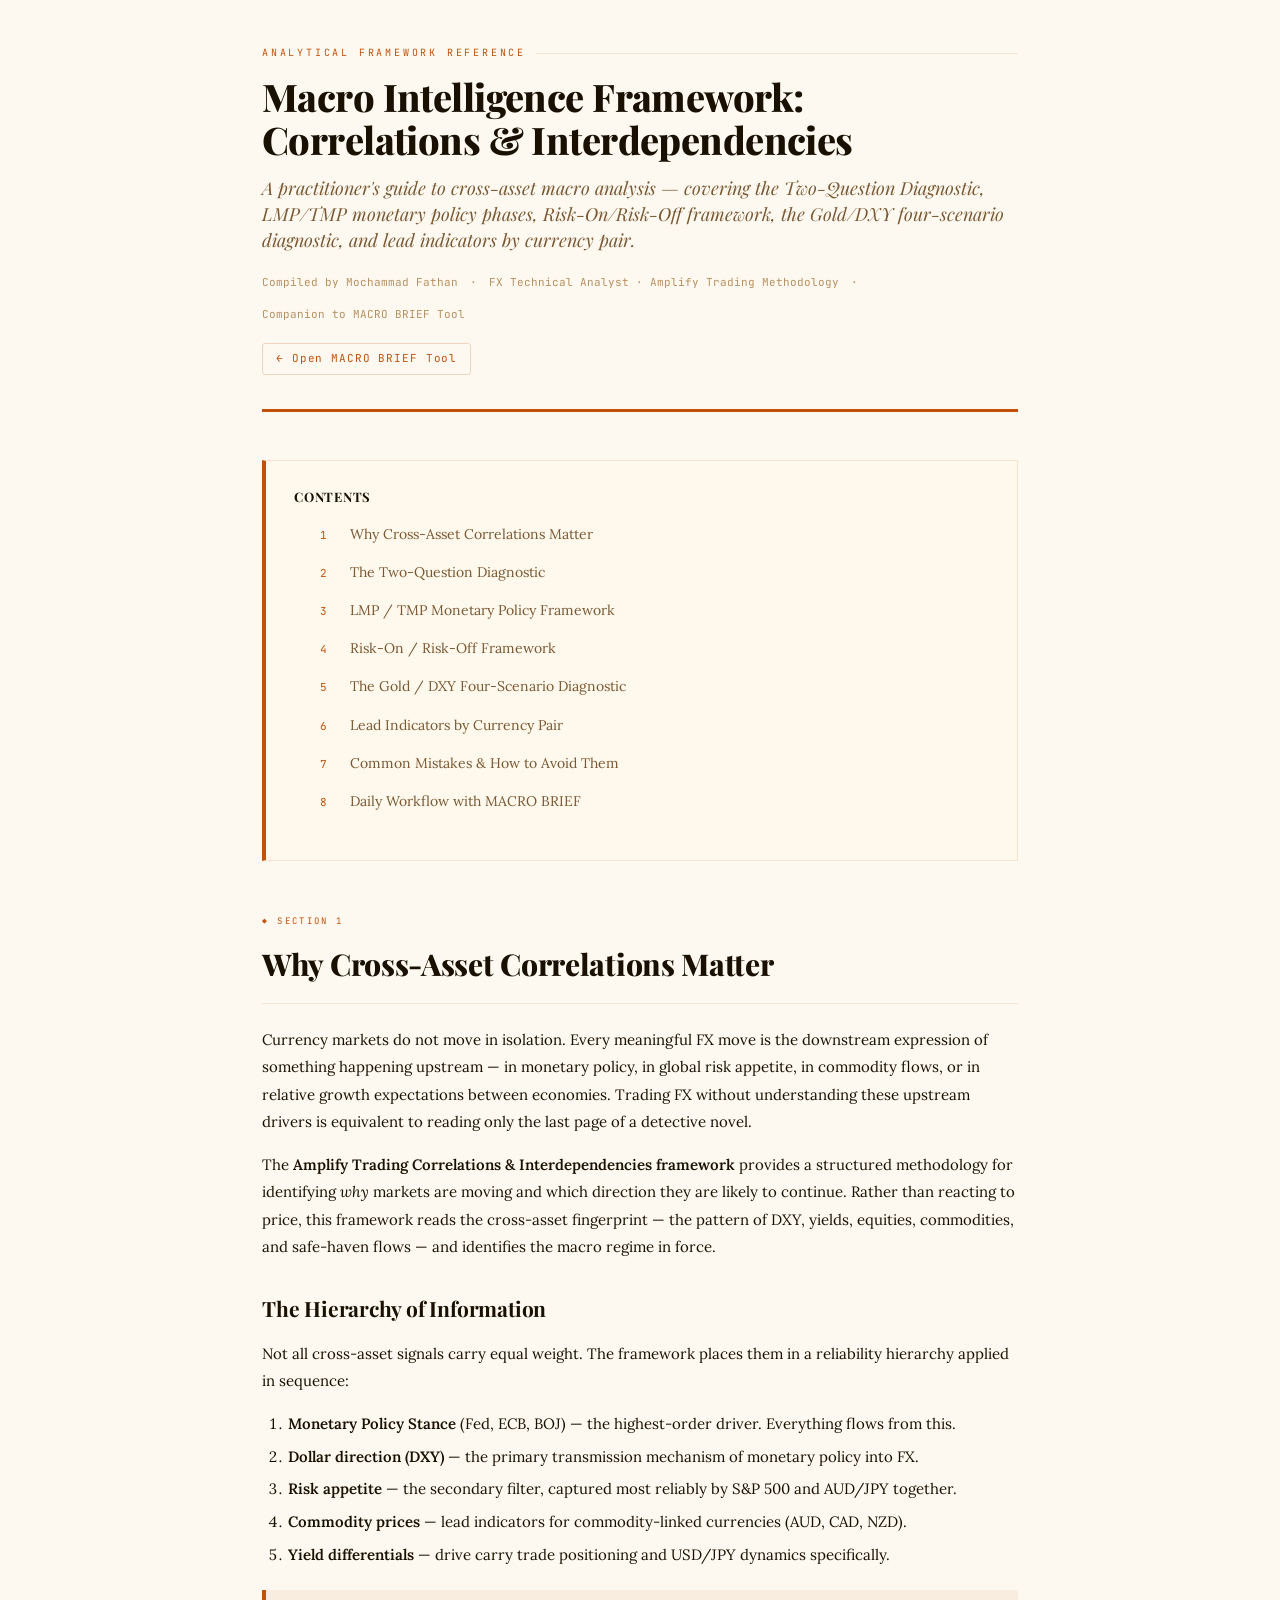
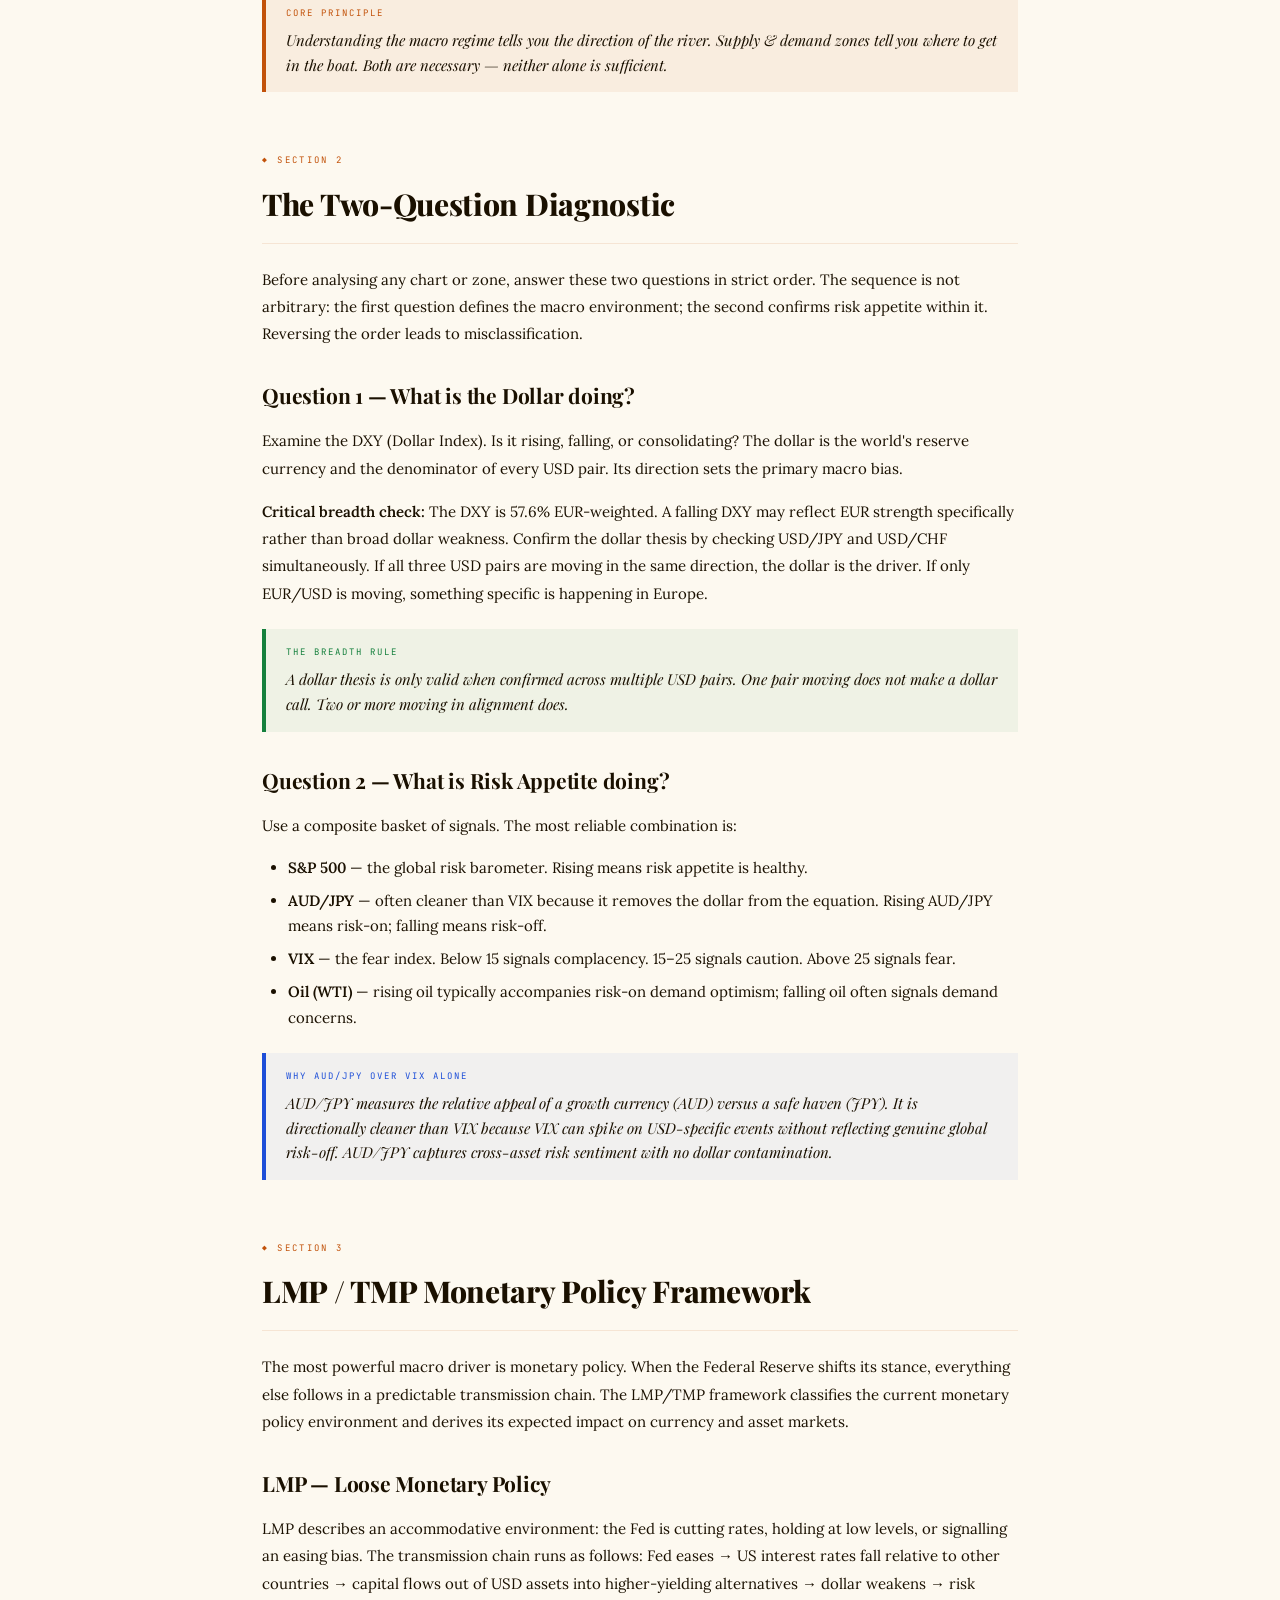
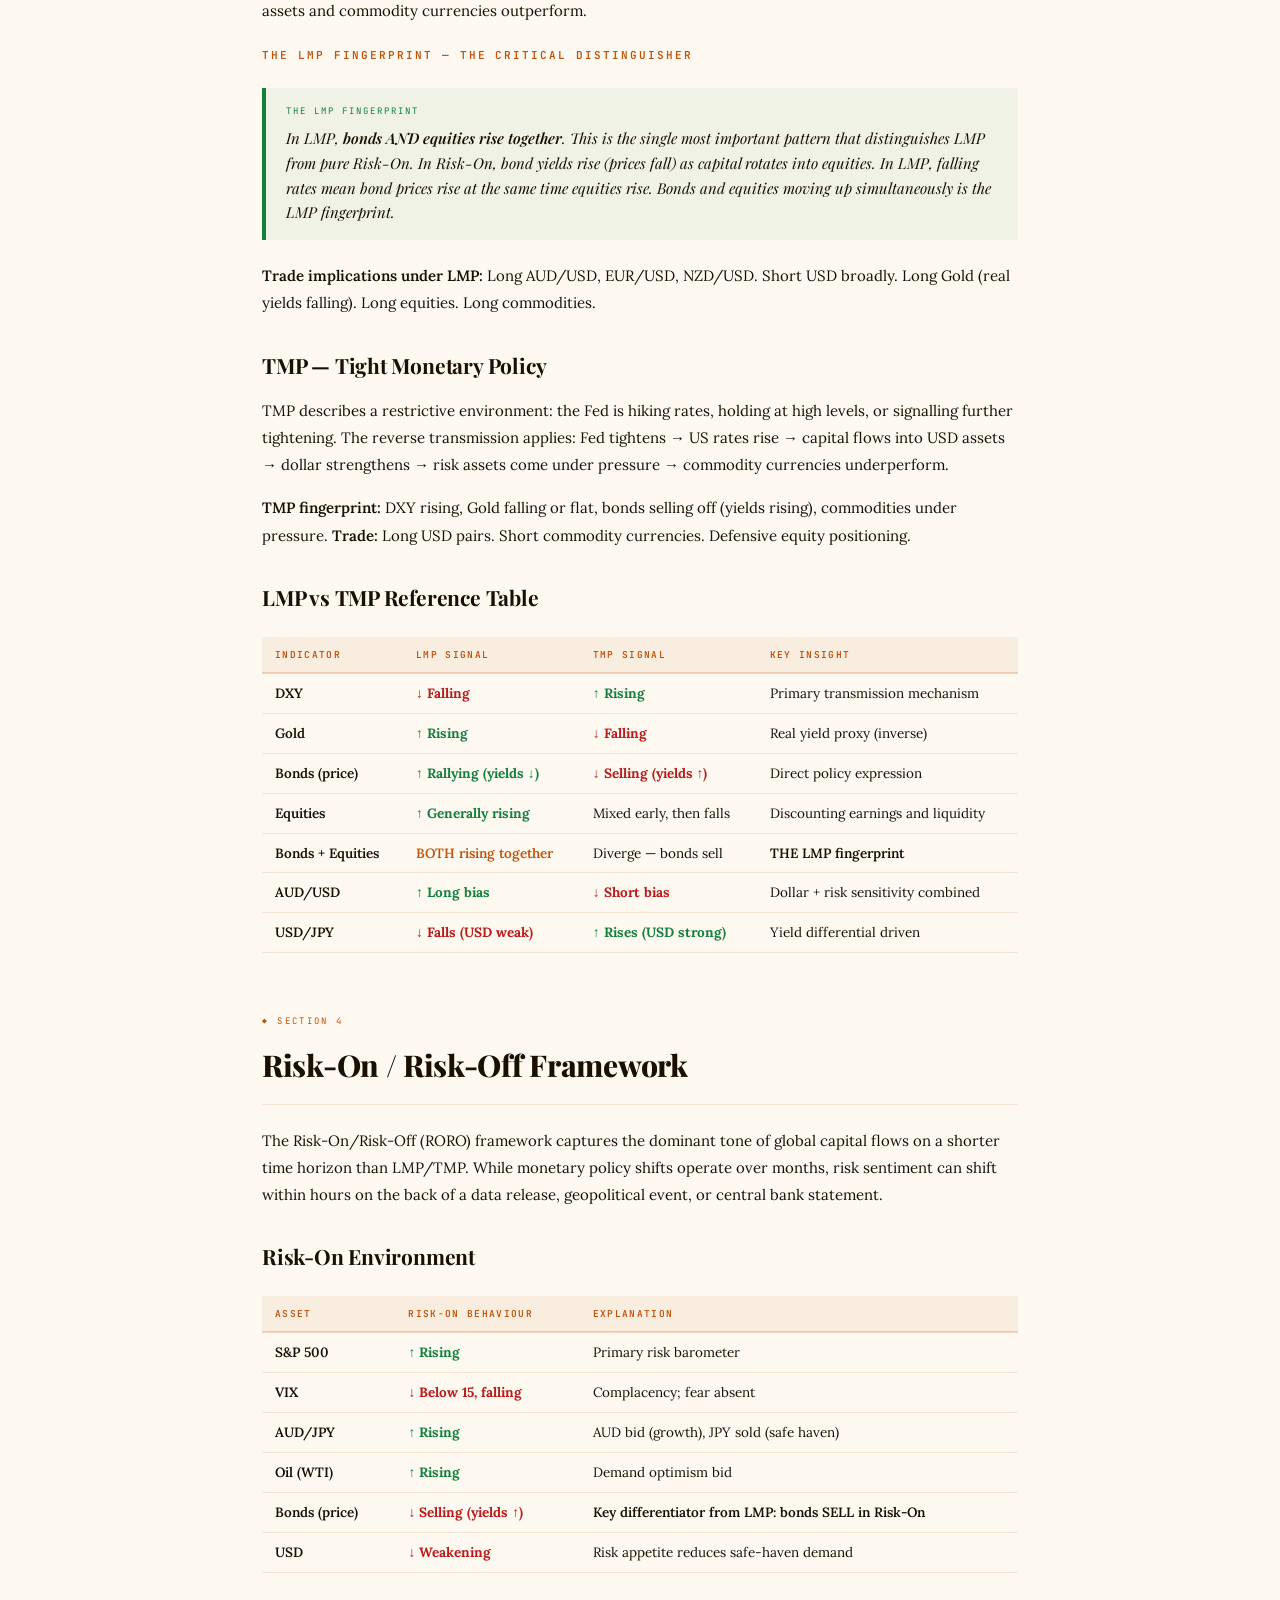
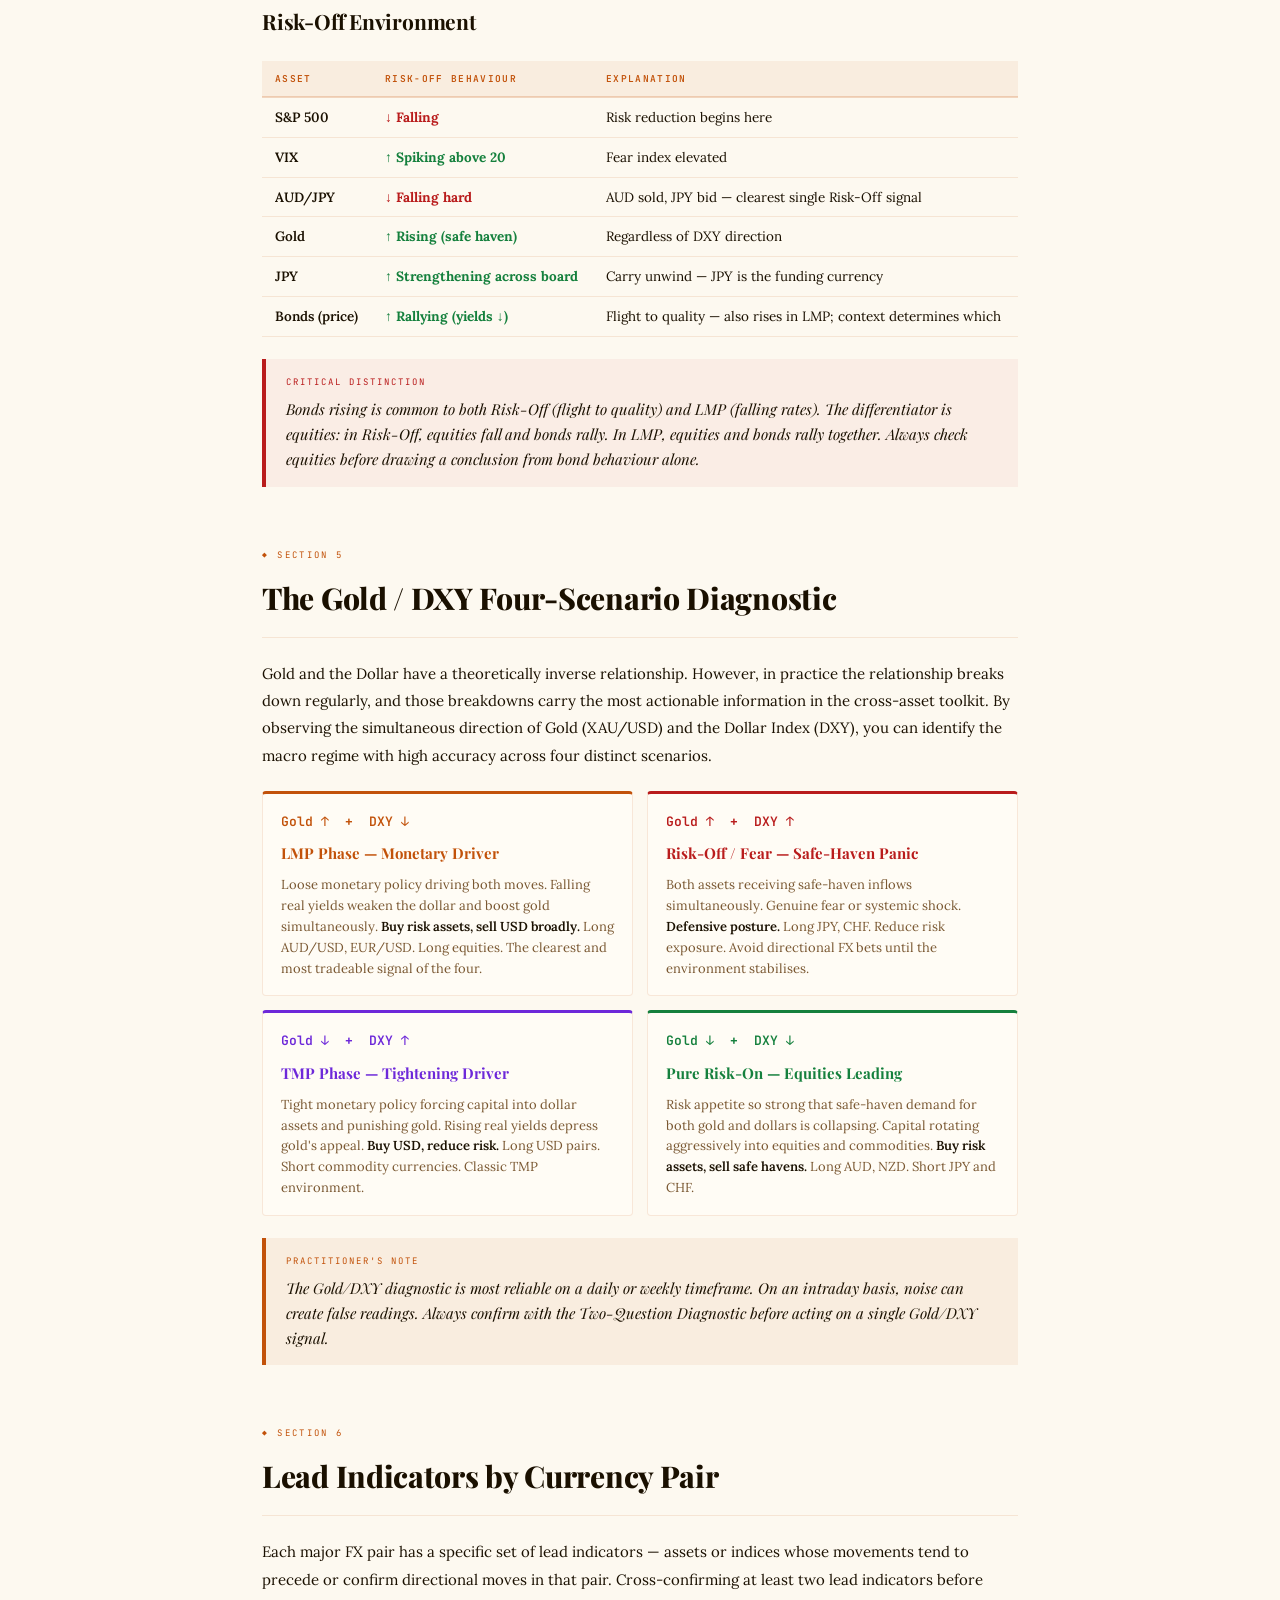
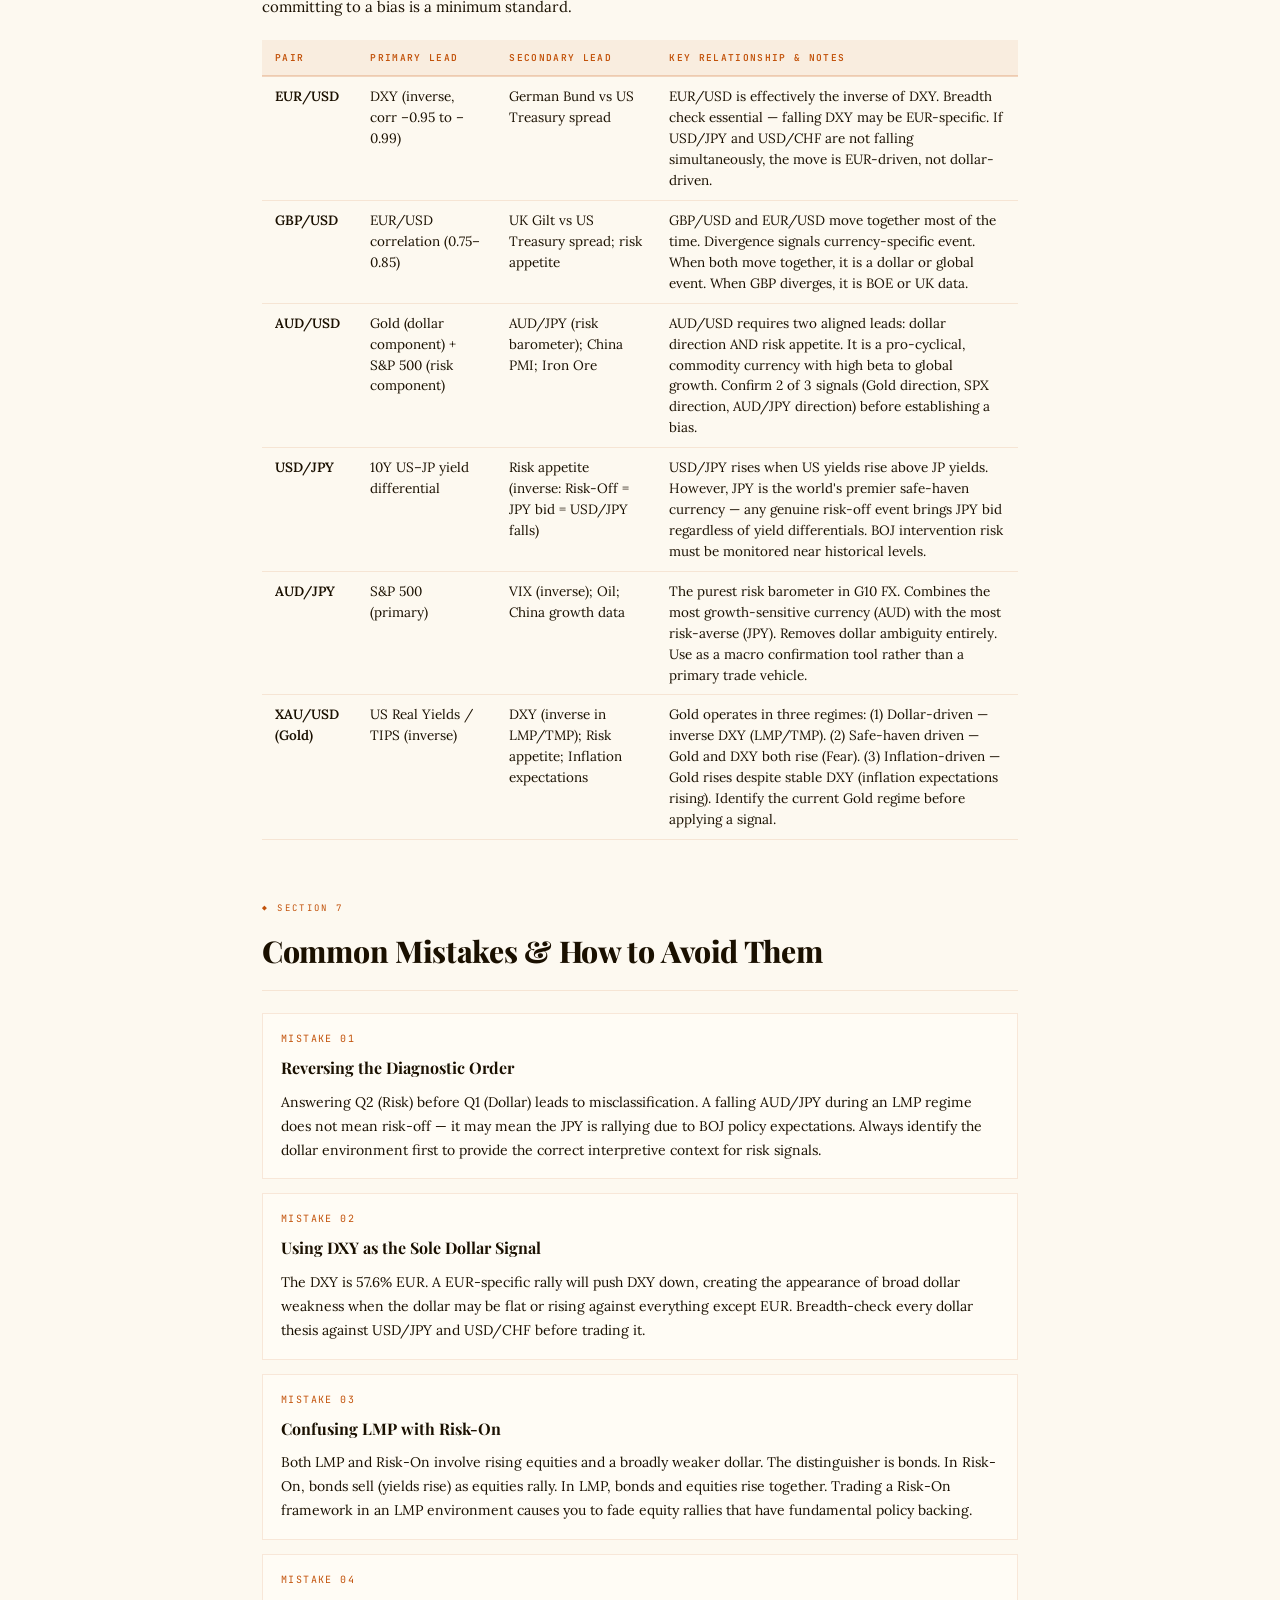
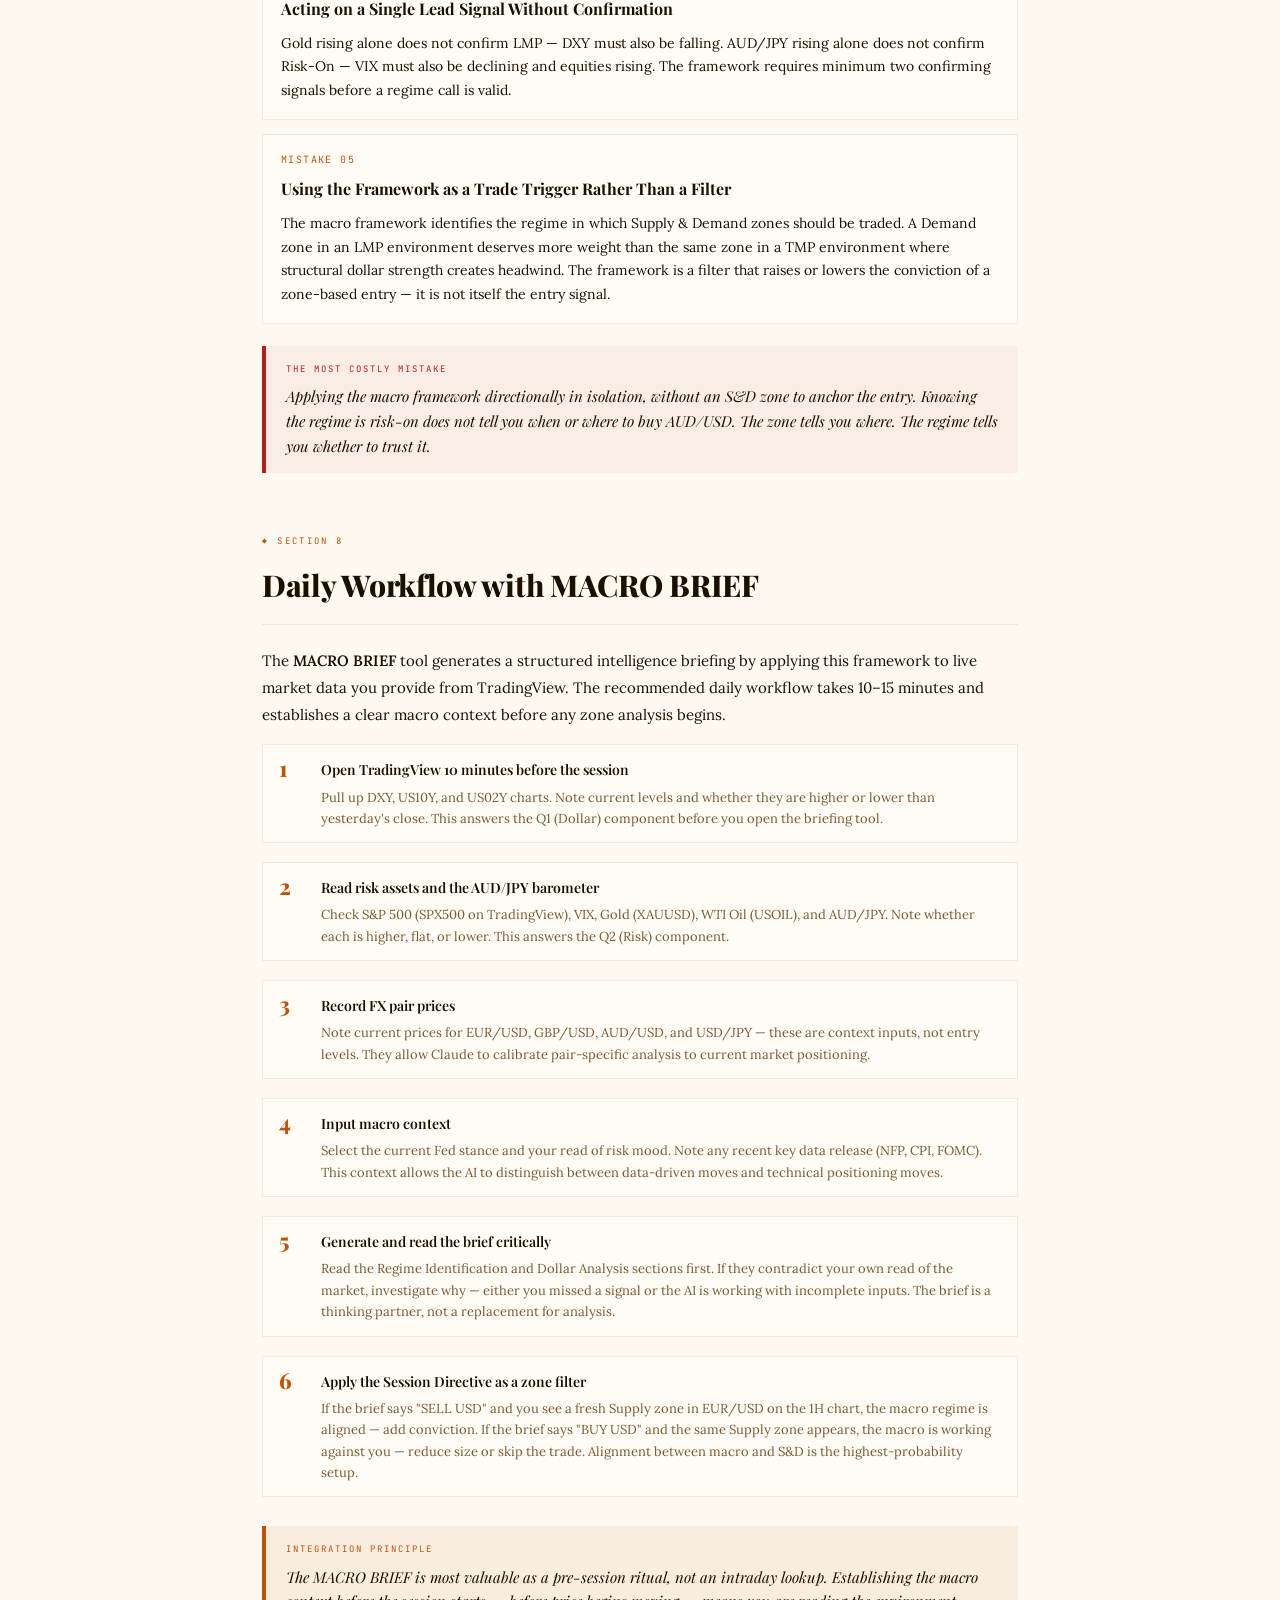
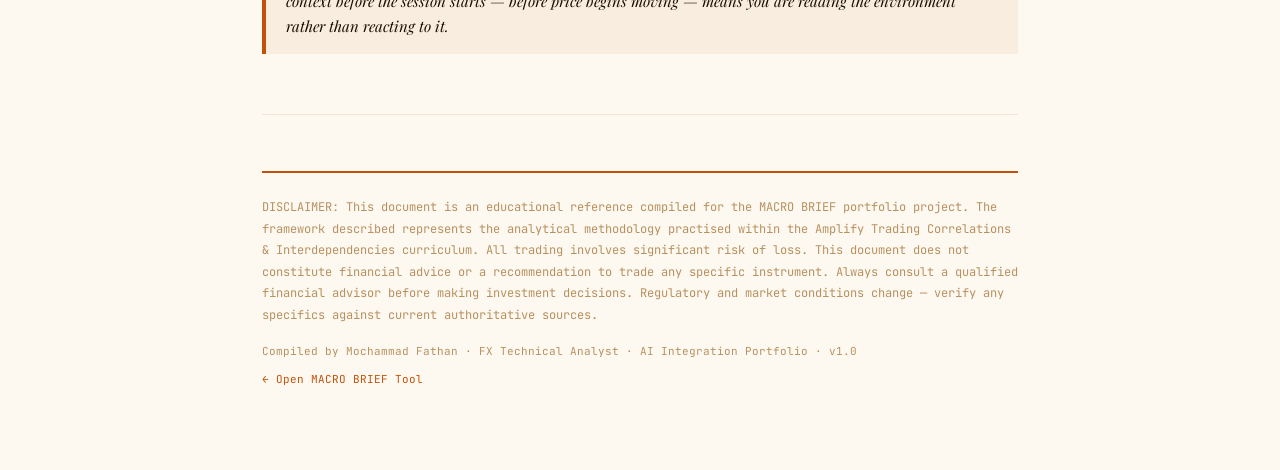
<file: macro-framework-guide.html>
<!DOCTYPE html>
<html lang="en">
<head>
<meta charset="UTF-8">
<meta name="viewport" content="width=device-width, initial-scale=1.0">
<title>Macro Intelligence Framework — Correlations & Interdependencies Guide</title>
<link href="https://fonts.googleapis.com/css2?family=Playfair+Display:ital,wght@0,400;0,600;0,700;0,800;1,400;1,700&family=Lora:ital,wght@0,400;0,500;0,600;1,400;1,500&family=JetBrains+Mono:wght@400;500&display=swap" rel="stylesheet">
<style>
*{margin:0;padding:0;box-sizing:border-box}
:root{
  --bg:#fdf9f0;--paper:#fffcf5;--s1:#fff8ec;
  --orange:#c2520a;--or2:rgba(194,82,10,0.07);--or3:rgba(194,82,10,0.14);
  --violet:#6d28d9;--green:#15803d;--red:#b91c1c;--blue:#1d4ed8;
  --text:#1a1000;--text2:#7a5832;--text3:#b89060;
  --border:rgba(194,82,10,0.12);--border2:rgba(194,82,10,0.22);
}
html{scroll-behavior:smooth}
body{background:var(--bg);color:var(--text);font-family:'Lora',serif;line-height:1.8;overflow-x:hidden}
::selection{background:rgba(194,82,10,0.15)}
.page{max-width:820px;margin:0 auto;padding:0 32px 80px}

/* Document Header */
.doc-header{border-bottom:3px solid var(--orange);padding:44px 0 34px;margin-bottom:48px}
.doc-eyebrow{font-family:'JetBrains Mono',monospace;font-size:10px;color:var(--orange);letter-spacing:0.28em;text-transform:uppercase;margin-bottom:14px;display:flex;align-items:center;gap:10px}
.doc-eyebrow::after{content:'';flex:1;height:1px;background:var(--border)}
h1.doc-title{font-family:'Playfair Display',serif;font-size:38px;font-weight:800;color:var(--text);line-height:1.12;margin-bottom:14px;letter-spacing:-0.015em}
.doc-subtitle{font-family:'Playfair Display',serif;font-size:18px;font-style:italic;color:var(--text2);margin-bottom:20px;line-height:1.45}
.doc-meta{font-family:'JetBrains Mono',monospace;font-size:11px;color:var(--text3);display:flex;align-items:center;gap:12px;flex-wrap:wrap}
.back-link{font-family:'JetBrains Mono',monospace;font-size:11px;color:var(--orange);text-decoration:none;border:1px solid var(--border2);padding:5px 13px;border-radius:3px;letter-spacing:0.08em;display:inline-flex;align-items:center;gap:6px;margin-top:18px;transition:all .2s}
.back-link:hover{background:var(--or2)}

/* Table of Contents */
.toc{background:var(--s1);border:1px solid var(--border);border-left:4px solid var(--orange);padding:24px 28px;margin-bottom:52px}
.toc-title{font-family:'Playfair Display',serif;font-size:13px;font-weight:700;color:var(--text);margin-bottom:14px;letter-spacing:0.06em;text-transform:uppercase}
.toc-list{list-style:none;display:flex;flex-direction:column;gap:7px}
.toc-list li{display:flex;align-items:baseline;gap:8px}
.toc-num{font-family:'JetBrains Mono',monospace;font-size:11px;color:var(--orange);flex-shrink:0;width:22px}
.toc-list a{font-size:14px;color:var(--text2);text-decoration:none;transition:color .2s}
.toc-list a:hover{color:var(--orange)}

/* Sections */
.section{margin-bottom:60px;scroll-margin-top:24px}
.sec-eyebrow{font-family:'JetBrains Mono',monospace;font-size:9px;color:var(--orange);letter-spacing:0.26em;text-transform:uppercase;margin-bottom:8px;display:flex;align-items:center;gap:8px}
.sec-eyebrow::before{content:'◆';font-size:8px}
h2{font-family:'Playfair Display',serif;font-size:30px;font-weight:800;color:var(--text);margin-bottom:22px;letter-spacing:-0.01em;border-bottom:1px solid var(--border);padding-bottom:12px}
h3{font-family:'Playfair Display',serif;font-size:21px;font-weight:700;color:var(--text);margin:30px 0 12px;letter-spacing:-0.01em}
h4{font-family:'JetBrains Mono',monospace;font-size:11px;font-weight:600;color:var(--orange);margin:22px 0 8px;letter-spacing:0.18em;text-transform:uppercase}
p{margin-bottom:16px;color:var(--text);font-size:15px;line-height:1.82}
ul,ol{margin:0 0 16px 26px}
li{margin-bottom:7px;font-size:15px;line-height:1.72}
strong{font-weight:600;color:var(--text)}

/* Callout boxes */
.callout{border-left:4px solid var(--orange);padding:15px 20px;margin:22px 0;background:var(--or2)}
.callout-label{font-family:'JetBrains Mono',monospace;font-size:9px;color:var(--orange);letter-spacing:0.22em;text-transform:uppercase;margin-bottom:7px}
.callout p{font-family:'Playfair Display',serif;font-size:15px;font-style:italic;color:var(--text);margin:0;line-height:1.65}
.c-rule{background:rgba(21,128,61,0.06);border-color:var(--green)}
.c-rule .callout-label{color:var(--green)}
.c-warn{background:rgba(185,28,28,0.05);border-color:var(--red)}
.c-warn .callout-label{color:var(--red)}
.c-note{background:rgba(29,78,216,0.05);border-color:var(--blue)}
.c-note .callout-label{color:var(--blue)}

/* Tables */
.tbl-wrap{overflow-x:auto;margin:20px 0}
table{width:100%;border-collapse:collapse;font-size:13.5px}
thead tr{background:var(--or2);border-bottom:2px solid var(--border2)}
th{font-family:'JetBrains Mono',monospace;font-size:9.5px;font-weight:600;letter-spacing:0.14em;text-transform:uppercase;color:var(--orange);padding:9px 13px;text-align:left;white-space:nowrap}
td{padding:9px 13px;border-bottom:1px solid var(--border);vertical-align:top;line-height:1.55}
tbody tr:hover{background:rgba(194,82,10,0.02)}
.mono{font-family:'JetBrains Mono',monospace;font-size:12px}
.up{color:var(--green);font-weight:700}
.dn{color:var(--red);font-weight:700}
.bold{font-weight:600;color:var(--text)}
.or{color:var(--orange);font-weight:600}

/* Gold/DXY four-scenario grid */
.scenario-grid{display:grid;grid-template-columns:repeat(2,1fr);gap:14px;margin:22px 0}
@media(max-width:580px){.scenario-grid{grid-template-columns:1fr}}
.sc{border:1px solid var(--border);border-radius:4px;padding:16px 18px;background:var(--paper)}
.sc-header{font-family:'JetBrains Mono',monospace;font-size:13px;font-weight:600;margin-bottom:7px}
.sc-regime{font-family:'Playfair Display',serif;font-size:15px;font-weight:700;margin-bottom:8px}
.sc-action{font-size:13px;color:var(--text2);line-height:1.6}
.sc-lmp{border-top:3px solid var(--orange)}
.sc-tmp{border-top:3px solid var(--violet)}
.sc-ron{border-top:3px solid var(--green)}
.sc-roff{border-top:3px solid var(--red)}

/* Step list */
.step-list{list-style:none;margin:16px 0;padding:0;display:flex;flex-direction:column;gap:12px}
.step-item{display:flex;gap:16px;align-items:flex-start;background:var(--paper);border:1px solid var(--border);padding:13px 16px}
.step-n{font-family:'Playfair Display',serif;font-weight:800;font-size:22px;color:var(--orange);flex-shrink:0;width:26px;line-height:1.15;margin-top:-2px}
.step-title{font-weight:600;font-size:14px;color:var(--text);margin-bottom:4px;font-family:'Playfair Display',serif}
.step-desc{font-size:13px;color:var(--text2);line-height:1.65}

/* Common mistakes numbered */
.mistake{background:var(--paper);border:1px solid var(--border);padding:16px 18px;margin-bottom:14px}
.mistake-num{font-family:'JetBrains Mono',monospace;font-size:10px;color:var(--orange);letter-spacing:0.14em;margin-bottom:6px}
.mistake-title{font-family:'Playfair Display',serif;font-size:16px;font-weight:700;color:var(--text);margin-bottom:8px}
.mistake p{font-size:14px;margin-bottom:0;line-height:1.7}

hr{border:none;border-top:1px solid var(--border);margin:44px 0}

/* Footer */
.doc-footer{border-top:2px solid var(--orange);padding-top:24px;margin-top:56px}
.footer-disc{font-size:12px;color:var(--text3);line-height:1.8;margin-bottom:16px;font-family:'JetBrains Mono',monospace}
.footer-meta{font-family:'JetBrains Mono',monospace;font-size:11px;color:var(--text3);display:flex;align-items:center;justify-content:space-between;flex-wrap:wrap;gap:8px}
.footer-meta a{color:var(--orange);text-decoration:none}
</style>
</head>
<body>
<div class="page">

<div class="doc-header">
  <div class="doc-eyebrow">Analytical Framework Reference</div>
  <h1 class="doc-title">Macro Intelligence Framework:<br>Correlations &amp; Interdependencies</h1>
  <div class="doc-subtitle">A practitioner's guide to cross-asset macro analysis — covering the Two-Question Diagnostic, LMP/TMP monetary policy phases, Risk-On/Risk-Off framework, the Gold/DXY four-scenario diagnostic, and lead indicators by currency pair.</div>
  <div class="doc-meta">
    <span>Compiled by Mochammad Fathan</span>
    <span>·</span>
    <span>FX Technical Analyst · Amplify Trading Methodology</span>
    <span>·</span>
    <span>Companion to MACRO BRIEF Tool</span>
  </div>
  <a href="macro-briefing.html" class="back-link">← Open MACRO BRIEF Tool</a>
</div>

<div class="toc">
  <div class="toc-title">Contents</div>
  <ol class="toc-list">
    <li><span class="toc-num">1</span><a href="#intro">Why Cross-Asset Correlations Matter</a></li>
    <li><span class="toc-num">2</span><a href="#two-q">The Two-Question Diagnostic</a></li>
    <li><span class="toc-num">3</span><a href="#lmp-tmp">LMP / TMP Monetary Policy Framework</a></li>
    <li><span class="toc-num">4</span><a href="#roro">Risk-On / Risk-Off Framework</a></li>
    <li><span class="toc-num">5</span><a href="#gold-dxy">The Gold / DXY Four-Scenario Diagnostic</a></li>
    <li><span class="toc-num">6</span><a href="#leads">Lead Indicators by Currency Pair</a></li>
    <li><span class="toc-num">7</span><a href="#mistakes">Common Mistakes &amp; How to Avoid Them</a></li>
    <li><span class="toc-num">8</span><a href="#workflow">Daily Workflow with MACRO BRIEF</a></li>
  </ol>
</div>

<!-- SECTION 1 -->
<div class="section" id="intro">
  <div class="sec-eyebrow">Section 1</div>
  <h2>Why Cross-Asset Correlations Matter</h2>
  <p>Currency markets do not move in isolation. Every meaningful FX move is the downstream expression of something happening upstream — in monetary policy, in global risk appetite, in commodity flows, or in relative growth expectations between economies. Trading FX without understanding these upstream drivers is equivalent to reading only the last page of a detective novel.</p>
  <p>The <strong>Amplify Trading Correlations &amp; Interdependencies framework</strong> provides a structured methodology for identifying <em>why</em> markets are moving and which direction they are likely to continue. Rather than reacting to price, this framework reads the cross-asset fingerprint — the pattern of DXY, yields, equities, commodities, and safe-haven flows — and identifies the macro regime in force.</p>

  <h3>The Hierarchy of Information</h3>
  <p>Not all cross-asset signals carry equal weight. The framework places them in a reliability hierarchy applied in sequence:</p>
  <ol>
    <li><strong>Monetary Policy Stance</strong> (Fed, ECB, BOJ) — the highest-order driver. Everything flows from this.</li>
    <li><strong>Dollar direction (DXY)</strong> — the primary transmission mechanism of monetary policy into FX.</li>
    <li><strong>Risk appetite</strong> — the secondary filter, captured most reliably by S&amp;P 500 and AUD/JPY together.</li>
    <li><strong>Commodity prices</strong> — lead indicators for commodity-linked currencies (AUD, CAD, NZD).</li>
    <li><strong>Yield differentials</strong> — drive carry trade positioning and USD/JPY dynamics specifically.</li>
  </ol>
  <div class="callout">
    <div class="callout-label">Core Principle</div>
    <p>Understanding the macro regime tells you the direction of the river. Supply &amp; demand zones tell you where to get in the boat. Both are necessary — neither alone is sufficient.</p>
  </div>
</div>

<!-- SECTION 2 -->
<div class="section" id="two-q">
  <div class="sec-eyebrow">Section 2</div>
  <h2>The Two-Question Diagnostic</h2>
  <p>Before analysing any chart or zone, answer these two questions in strict order. The sequence is not arbitrary: the first question defines the macro environment; the second confirms risk appetite within it. Reversing the order leads to misclassification.</p>

  <h3>Question 1 — What is the Dollar doing?</h3>
  <p>Examine the DXY (Dollar Index). Is it rising, falling, or consolidating? The dollar is the world's reserve currency and the denominator of every USD pair. Its direction sets the primary macro bias.</p>
  <p><strong>Critical breadth check:</strong> The DXY is 57.6% EUR-weighted. A falling DXY may reflect EUR strength specifically rather than broad dollar weakness. Confirm the dollar thesis by checking USD/JPY and USD/CHF simultaneously. If all three USD pairs are moving in the same direction, the dollar is the driver. If only EUR/USD is moving, something specific is happening in Europe.</p>
  <div class="callout c-rule">
    <div class="callout-label">The Breadth Rule</div>
    <p>A dollar thesis is only valid when confirmed across multiple USD pairs. One pair moving does not make a dollar call. Two or more moving in alignment does.</p>
  </div>

  <h3>Question 2 — What is Risk Appetite doing?</h3>
  <p>Use a composite basket of signals. The most reliable combination is:</p>
  <ul>
    <li><strong>S&amp;P 500</strong> — the global risk barometer. Rising means risk appetite is healthy.</li>
    <li><strong>AUD/JPY</strong> — often cleaner than VIX because it removes the dollar from the equation. Rising AUD/JPY means risk-on; falling means risk-off.</li>
    <li><strong>VIX</strong> — the fear index. Below 15 signals complacency. 15–25 signals caution. Above 25 signals fear.</li>
    <li><strong>Oil (WTI)</strong> — rising oil typically accompanies risk-on demand optimism; falling oil often signals demand concerns.</li>
  </ul>
  <div class="callout c-note">
    <div class="callout-label">Why AUD/JPY Over VIX Alone</div>
    <p>AUD/JPY measures the relative appeal of a growth currency (AUD) versus a safe haven (JPY). It is directionally cleaner than VIX because VIX can spike on USD-specific events without reflecting genuine global risk-off. AUD/JPY captures cross-asset risk sentiment with no dollar contamination.</p>
  </div>
</div>

<!-- SECTION 3 -->
<div class="section" id="lmp-tmp">
  <div class="sec-eyebrow">Section 3</div>
  <h2>LMP / TMP Monetary Policy Framework</h2>
  <p>The most powerful macro driver is monetary policy. When the Federal Reserve shifts its stance, everything else follows in a predictable transmission chain. The LMP/TMP framework classifies the current monetary policy environment and derives its expected impact on currency and asset markets.</p>

  <h3>LMP — Loose Monetary Policy</h3>
  <p>LMP describes an accommodative environment: the Fed is cutting rates, holding at low levels, or signalling an easing bias. The transmission chain runs as follows: Fed eases → US interest rates fall relative to other countries → capital flows out of USD assets into higher-yielding alternatives → dollar weakens → risk assets and commodity currencies outperform.</p>

  <h4>The LMP Fingerprint — The Critical Distinguisher</h4>
  <div class="callout c-rule">
    <div class="callout-label">The LMP Fingerprint</div>
    <p>In LMP, <strong>bonds AND equities rise together</strong>. This is the single most important pattern that distinguishes LMP from pure Risk-On. In Risk-On, bond yields rise (prices fall) as capital rotates into equities. In LMP, falling rates mean bond prices rise at the same time equities rise. Bonds and equities moving up simultaneously is the LMP fingerprint.</p>
  </div>
  <p><strong>Trade implications under LMP:</strong> Long AUD/USD, EUR/USD, NZD/USD. Short USD broadly. Long Gold (real yields falling). Long equities. Long commodities.</p>

  <h3>TMP — Tight Monetary Policy</h3>
  <p>TMP describes a restrictive environment: the Fed is hiking rates, holding at high levels, or signalling further tightening. The reverse transmission applies: Fed tightens → US rates rise → capital flows into USD assets → dollar strengthens → risk assets come under pressure → commodity currencies underperform.</p>
  <p><strong>TMP fingerprint:</strong> DXY rising, Gold falling or flat, bonds selling off (yields rising), commodities under pressure. <strong>Trade:</strong> Long USD pairs. Short commodity currencies. Defensive equity positioning.</p>

  <h3>LMP vs TMP Reference Table</h3>
  <div class="tbl-wrap">
    <table>
      <thead><tr><th>Indicator</th><th>LMP Signal</th><th>TMP Signal</th><th>Key Insight</th></tr></thead>
      <tbody>
        <tr><td class="bold">DXY</td><td class="dn">↓ Falling</td><td class="up">↑ Rising</td><td>Primary transmission mechanism</td></tr>
        <tr><td class="bold">Gold</td><td class="up">↑ Rising</td><td class="dn">↓ Falling</td><td>Real yield proxy (inverse)</td></tr>
        <tr><td class="bold">Bonds (price)</td><td class="up">↑ Rallying (yields ↓)</td><td class="dn">↓ Selling (yields ↑)</td><td>Direct policy expression</td></tr>
        <tr><td class="bold">Equities</td><td class="up">↑ Generally rising</td><td>Mixed early, then falls</td><td>Discounting earnings and liquidity</td></tr>
        <tr><td class="bold">Bonds + Equities</td><td class="or">BOTH rising together</td><td>Diverge — bonds sell</td><td><strong>THE LMP fingerprint</strong></td></tr>
        <tr><td class="bold">AUD/USD</td><td class="up">↑ Long bias</td><td class="dn">↓ Short bias</td><td>Dollar + risk sensitivity combined</td></tr>
        <tr><td class="bold">USD/JPY</td><td class="dn">↓ Falls (USD weak)</td><td class="up">↑ Rises (USD strong)</td><td>Yield differential driven</td></tr>
      </tbody>
    </table>
  </div>
</div>

<!-- SECTION 4 -->
<div class="section" id="roro">
  <div class="sec-eyebrow">Section 4</div>
  <h2>Risk-On / Risk-Off Framework</h2>
  <p>The Risk-On/Risk-Off (RORO) framework captures the dominant tone of global capital flows on a shorter time horizon than LMP/TMP. While monetary policy shifts operate over months, risk sentiment can shift within hours on the back of a data release, geopolitical event, or central bank statement.</p>

  <h3>Risk-On Environment</h3>
  <div class="tbl-wrap">
    <table>
      <thead><tr><th>Asset</th><th>Risk-On Behaviour</th><th>Explanation</th></tr></thead>
      <tbody>
        <tr><td class="bold">S&amp;P 500</td><td class="up">↑ Rising</td><td>Primary risk barometer</td></tr>
        <tr><td class="bold">VIX</td><td class="dn">↓ Below 15, falling</td><td>Complacency; fear absent</td></tr>
        <tr><td class="bold">AUD/JPY</td><td class="up">↑ Rising</td><td>AUD bid (growth), JPY sold (safe haven)</td></tr>
        <tr><td class="bold">Oil (WTI)</td><td class="up">↑ Rising</td><td>Demand optimism bid</td></tr>
        <tr><td class="bold">Bonds (price)</td><td class="dn">↓ Selling (yields ↑)</td><td><strong>Key differentiator from LMP: bonds SELL in Risk-On</strong></td></tr>
        <tr><td class="bold">USD</td><td class="dn">↓ Weakening</td><td>Risk appetite reduces safe-haven demand</td></tr>
      </tbody>
    </table>
  </div>

  <h3>Risk-Off Environment</h3>
  <div class="tbl-wrap">
    <table>
      <thead><tr><th>Asset</th><th>Risk-Off Behaviour</th><th>Explanation</th></tr></thead>
      <tbody>
        <tr><td class="bold">S&amp;P 500</td><td class="dn">↓ Falling</td><td>Risk reduction begins here</td></tr>
        <tr><td class="bold">VIX</td><td class="up">↑ Spiking above 20</td><td>Fear index elevated</td></tr>
        <tr><td class="bold">AUD/JPY</td><td class="dn">↓ Falling hard</td><td>AUD sold, JPY bid — clearest single Risk-Off signal</td></tr>
        <tr><td class="bold">Gold</td><td class="up">↑ Rising (safe haven)</td><td>Regardless of DXY direction</td></tr>
        <tr><td class="bold">JPY</td><td class="up">↑ Strengthening across board</td><td>Carry unwind — JPY is the funding currency</td></tr>
        <tr><td class="bold">Bonds (price)</td><td class="up">↑ Rallying (yields ↓)</td><td>Flight to quality — also rises in LMP; context determines which</td></tr>
      </tbody>
    </table>
  </div>

  <div class="callout c-warn">
    <div class="callout-label">Critical Distinction</div>
    <p>Bonds rising is common to both Risk-Off (flight to quality) and LMP (falling rates). The differentiator is equities: in Risk-Off, equities fall and bonds rally. In LMP, equities and bonds rally together. Always check equities before drawing a conclusion from bond behaviour alone.</p>
  </div>
</div>

<!-- SECTION 5 -->
<div class="section" id="gold-dxy">
  <div class="sec-eyebrow">Section 5</div>
  <h2>The Gold / DXY Four-Scenario Diagnostic</h2>
  <p>Gold and the Dollar have a theoretically inverse relationship. However, in practice the relationship breaks down regularly, and those breakdowns carry the most actionable information in the cross-asset toolkit. By observing the simultaneous direction of Gold (XAU/USD) and the Dollar Index (DXY), you can identify the macro regime with high accuracy across four distinct scenarios.</p>

  <div class="scenario-grid">
    <div class="sc sc-lmp">
      <div class="sc-header" style="color:var(--orange)">Gold ↑ &nbsp;+&nbsp; DXY ↓</div>
      <div class="sc-regime" style="color:var(--orange)">LMP Phase — Monetary Driver</div>
      <div class="sc-action">Loose monetary policy driving both moves. Falling real yields weaken the dollar and boost gold simultaneously. <strong>Buy risk assets, sell USD broadly.</strong> Long AUD/USD, EUR/USD. Long equities. The clearest and most tradeable signal of the four.</div>
    </div>
    <div class="sc sc-roff">
      <div class="sc-header" style="color:var(--red)">Gold ↑ &nbsp;+&nbsp; DXY ↑</div>
      <div class="sc-regime" style="color:var(--red)">Risk-Off / Fear — Safe-Haven Panic</div>
      <div class="sc-action">Both assets receiving safe-haven inflows simultaneously. Genuine fear or systemic shock. <strong>Defensive posture.</strong> Long JPY, CHF. Reduce risk exposure. Avoid directional FX bets until the environment stabilises.</div>
    </div>
    <div class="sc sc-tmp">
      <div class="sc-header" style="color:var(--violet)">Gold ↓ &nbsp;+&nbsp; DXY ↑</div>
      <div class="sc-regime" style="color:var(--violet)">TMP Phase — Tightening Driver</div>
      <div class="sc-action">Tight monetary policy forcing capital into dollar assets and punishing gold. Rising real yields depress gold's appeal. <strong>Buy USD, reduce risk.</strong> Long USD pairs. Short commodity currencies. Classic TMP environment.</div>
    </div>
    <div class="sc sc-ron">
      <div class="sc-header" style="color:var(--green)">Gold ↓ &nbsp;+&nbsp; DXY ↓</div>
      <div class="sc-regime" style="color:var(--green)">Pure Risk-On — Equities Leading</div>
      <div class="sc-action">Risk appetite so strong that safe-haven demand for both gold and dollars is collapsing. Capital rotating aggressively into equities and commodities. <strong>Buy risk assets, sell safe havens.</strong> Long AUD, NZD. Short JPY and CHF.</div>
    </div>
  </div>

  <div class="callout">
    <div class="callout-label">Practitioner's Note</div>
    <p>The Gold/DXY diagnostic is most reliable on a daily or weekly timeframe. On an intraday basis, noise can create false readings. Always confirm with the Two-Question Diagnostic before acting on a single Gold/DXY signal.</p>
  </div>
</div>

<!-- SECTION 6 -->
<div class="section" id="leads">
  <div class="sec-eyebrow">Section 6</div>
  <h2>Lead Indicators by Currency Pair</h2>
  <p>Each major FX pair has a specific set of lead indicators — assets or indices whose movements tend to precede or confirm directional moves in that pair. Cross-confirming at least two lead indicators before committing to a bias is a minimum standard.</p>

  <div class="tbl-wrap">
    <table>
      <thead><tr><th>Pair</th><th>Primary Lead</th><th>Secondary Lead</th><th>Key Relationship &amp; Notes</th></tr></thead>
      <tbody>
        <tr>
          <td class="bold">EUR/USD</td>
          <td>DXY (inverse, corr –0.95 to –0.99)</td>
          <td>German Bund vs US Treasury spread</td>
          <td>EUR/USD is effectively the inverse of DXY. Breadth check essential — falling DXY may be EUR-specific. If USD/JPY and USD/CHF are not falling simultaneously, the move is EUR-driven, not dollar-driven.</td>
        </tr>
        <tr>
          <td class="bold">GBP/USD</td>
          <td>EUR/USD correlation (0.75–0.85)</td>
          <td>UK Gilt vs US Treasury spread; risk appetite</td>
          <td>GBP/USD and EUR/USD move together most of the time. Divergence signals currency-specific event. When both move together, it is a dollar or global event. When GBP diverges, it is BOE or UK data.</td>
        </tr>
        <tr>
          <td class="bold">AUD/USD</td>
          <td>Gold (dollar component) + S&amp;P 500 (risk component)</td>
          <td>AUD/JPY (risk barometer); China PMI; Iron Ore</td>
          <td>AUD/USD requires two aligned leads: dollar direction AND risk appetite. It is a pro-cyclical, commodity currency with high beta to global growth. Confirm 2 of 3 signals (Gold direction, SPX direction, AUD/JPY direction) before establishing a bias.</td>
        </tr>
        <tr>
          <td class="bold">USD/JPY</td>
          <td>10Y US–JP yield differential</td>
          <td>Risk appetite (inverse: Risk-Off = JPY bid = USD/JPY falls)</td>
          <td>USD/JPY rises when US yields rise above JP yields. However, JPY is the world's premier safe-haven currency — any genuine risk-off event brings JPY bid regardless of yield differentials. BOJ intervention risk must be monitored near historical levels.</td>
        </tr>
        <tr>
          <td class="bold">AUD/JPY</td>
          <td>S&amp;P 500 (primary)</td>
          <td>VIX (inverse); Oil; China growth data</td>
          <td>The purest risk barometer in G10 FX. Combines the most growth-sensitive currency (AUD) with the most risk-averse (JPY). Removes dollar ambiguity entirely. Use as a macro confirmation tool rather than a primary trade vehicle.</td>
        </tr>
        <tr>
          <td class="bold">XAU/USD (Gold)</td>
          <td>US Real Yields / TIPS (inverse)</td>
          <td>DXY (inverse in LMP/TMP); Risk appetite; Inflation expectations</td>
          <td>Gold operates in three regimes: (1) Dollar-driven — inverse DXY (LMP/TMP). (2) Safe-haven driven — Gold and DXY both rise (Fear). (3) Inflation-driven — Gold rises despite stable DXY (inflation expectations rising). Identify the current Gold regime before applying a signal.</td>
        </tr>
      </tbody>
    </table>
  </div>
</div>

<!-- SECTION 7 -->
<div class="section" id="mistakes">
  <div class="sec-eyebrow">Section 7</div>
  <h2>Common Mistakes &amp; How to Avoid Them</h2>

  <div class="mistake">
    <div class="mistake-num">MISTAKE 01</div>
    <div class="mistake-title">Reversing the Diagnostic Order</div>
    <p>Answering Q2 (Risk) before Q1 (Dollar) leads to misclassification. A falling AUD/JPY during an LMP regime does not mean risk-off — it may mean the JPY is rallying due to BOJ policy expectations. Always identify the dollar environment first to provide the correct interpretive context for risk signals.</p>
  </div>

  <div class="mistake">
    <div class="mistake-num">MISTAKE 02</div>
    <div class="mistake-title">Using DXY as the Sole Dollar Signal</div>
    <p>The DXY is 57.6% EUR. A EUR-specific rally will push DXY down, creating the appearance of broad dollar weakness when the dollar may be flat or rising against everything except EUR. Breadth-check every dollar thesis against USD/JPY and USD/CHF before trading it.</p>
  </div>

  <div class="mistake">
    <div class="mistake-num">MISTAKE 03</div>
    <div class="mistake-title">Confusing LMP with Risk-On</div>
    <p>Both LMP and Risk-On involve rising equities and a broadly weaker dollar. The distinguisher is bonds. In Risk-On, bonds sell (yields rise) as equities rally. In LMP, bonds and equities rise together. Trading a Risk-On framework in an LMP environment causes you to fade equity rallies that have fundamental policy backing.</p>
  </div>

  <div class="mistake">
    <div class="mistake-num">MISTAKE 04</div>
    <div class="mistake-title">Acting on a Single Lead Signal Without Confirmation</div>
    <p>Gold rising alone does not confirm LMP — DXY must also be falling. AUD/JPY rising alone does not confirm Risk-On — VIX must also be declining and equities rising. The framework requires minimum two confirming signals before a regime call is valid.</p>
  </div>

  <div class="mistake">
    <div class="mistake-num">MISTAKE 05</div>
    <div class="mistake-title">Using the Framework as a Trade Trigger Rather Than a Filter</div>
    <p>The macro framework identifies the regime in which Supply &amp; Demand zones should be traded. A Demand zone in an LMP environment deserves more weight than the same zone in a TMP environment where structural dollar strength creates headwind. The framework is a filter that raises or lowers the conviction of a zone-based entry — it is not itself the entry signal.</p>
  </div>

  <div class="callout c-warn">
    <div class="callout-label">The Most Costly Mistake</div>
    <p>Applying the macro framework directionally in isolation, without an S&amp;D zone to anchor the entry. Knowing the regime is risk-on does not tell you when or where to buy AUD/USD. The zone tells you where. The regime tells you whether to trust it.</p>
  </div>
</div>

<!-- SECTION 8 -->
<div class="section" id="workflow">
  <div class="sec-eyebrow">Section 8</div>
  <h2>Daily Workflow with MACRO BRIEF</h2>
  <p>The <strong>MACRO BRIEF</strong> tool generates a structured intelligence briefing by applying this framework to live market data you provide from TradingView. The recommended daily workflow takes 10–15 minutes and establishes a clear macro context before any zone analysis begins.</p>

  <ol class="step-list">
    <li class="step-item">
      <div class="step-n">1</div>
      <div class="step-body">
        <div class="step-title">Open TradingView 10 minutes before the session</div>
        <div class="step-desc">Pull up DXY, US10Y, and US02Y charts. Note current levels and whether they are higher or lower than yesterday's close. This answers the Q1 (Dollar) component before you open the briefing tool.</div>
      </div>
    </li>
    <li class="step-item">
      <div class="step-n">2</div>
      <div class="step-body">
        <div class="step-title">Read risk assets and the AUD/JPY barometer</div>
        <div class="step-desc">Check S&amp;P 500 (SPX500 on TradingView), VIX, Gold (XAUUSD), WTI Oil (USOIL), and AUD/JPY. Note whether each is higher, flat, or lower. This answers the Q2 (Risk) component.</div>
      </div>
    </li>
    <li class="step-item">
      <div class="step-n">3</div>
      <div class="step-body">
        <div class="step-title">Record FX pair prices</div>
        <div class="step-desc">Note current prices for EUR/USD, GBP/USD, AUD/USD, and USD/JPY — these are context inputs, not entry levels. They allow Claude to calibrate pair-specific analysis to current market positioning.</div>
      </div>
    </li>
    <li class="step-item">
      <div class="step-n">4</div>
      <div class="step-body">
        <div class="step-title">Input macro context</div>
        <div class="step-desc">Select the current Fed stance and your read of risk mood. Note any recent key data release (NFP, CPI, FOMC). This context allows the AI to distinguish between data-driven moves and technical positioning moves.</div>
      </div>
    </li>
    <li class="step-item">
      <div class="step-n">5</div>
      <div class="step-body">
        <div class="step-title">Generate and read the brief critically</div>
        <div class="step-desc">Read the Regime Identification and Dollar Analysis sections first. If they contradict your own read of the market, investigate why — either you missed a signal or the AI is working with incomplete inputs. The brief is a thinking partner, not a replacement for analysis.</div>
      </div>
    </li>
    <li class="step-item">
      <div class="step-n">6</div>
      <div class="step-body">
        <div class="step-title">Apply the Session Directive as a zone filter</div>
        <div class="step-desc">If the brief says "SELL USD" and you see a fresh Supply zone in EUR/USD on the 1H chart, the macro regime is aligned — add conviction. If the brief says "BUY USD" and the same Supply zone appears, the macro is working against you — reduce size or skip the trade. Alignment between macro and S&amp;D is the highest-probability setup.</div>
      </div>
    </li>
  </ol>

  <div class="callout">
    <div class="callout-label">Integration Principle</div>
    <p>The MACRO BRIEF is most valuable as a pre-session ritual, not an intraday lookup. Establishing the macro context before the session starts — before price begins moving — means you are reading the environment rather than reacting to it.</p>
  </div>
</div>

<hr>

<div class="doc-footer">
  <p class="footer-disc">DISCLAIMER: This document is an educational reference compiled for the MACRO BRIEF portfolio project. The framework described represents the analytical methodology practised within the Amplify Trading Correlations &amp; Interdependencies curriculum. All trading involves significant risk of loss. This document does not constitute financial advice or a recommendation to trade any specific instrument. Always consult a qualified financial advisor before making investment decisions. Regulatory and market conditions change — verify any specifics against current authoritative sources.</p>
  <div class="footer-meta">
    <span>Compiled by Mochammad Fathan · FX Technical Analyst · AI Integration Portfolio · v1.0</span>
    <span><a href="macro-briefing.html">← Open MACRO BRIEF Tool</a></span>
  </div>
</div>

</div>
</body>
</html>
</file>
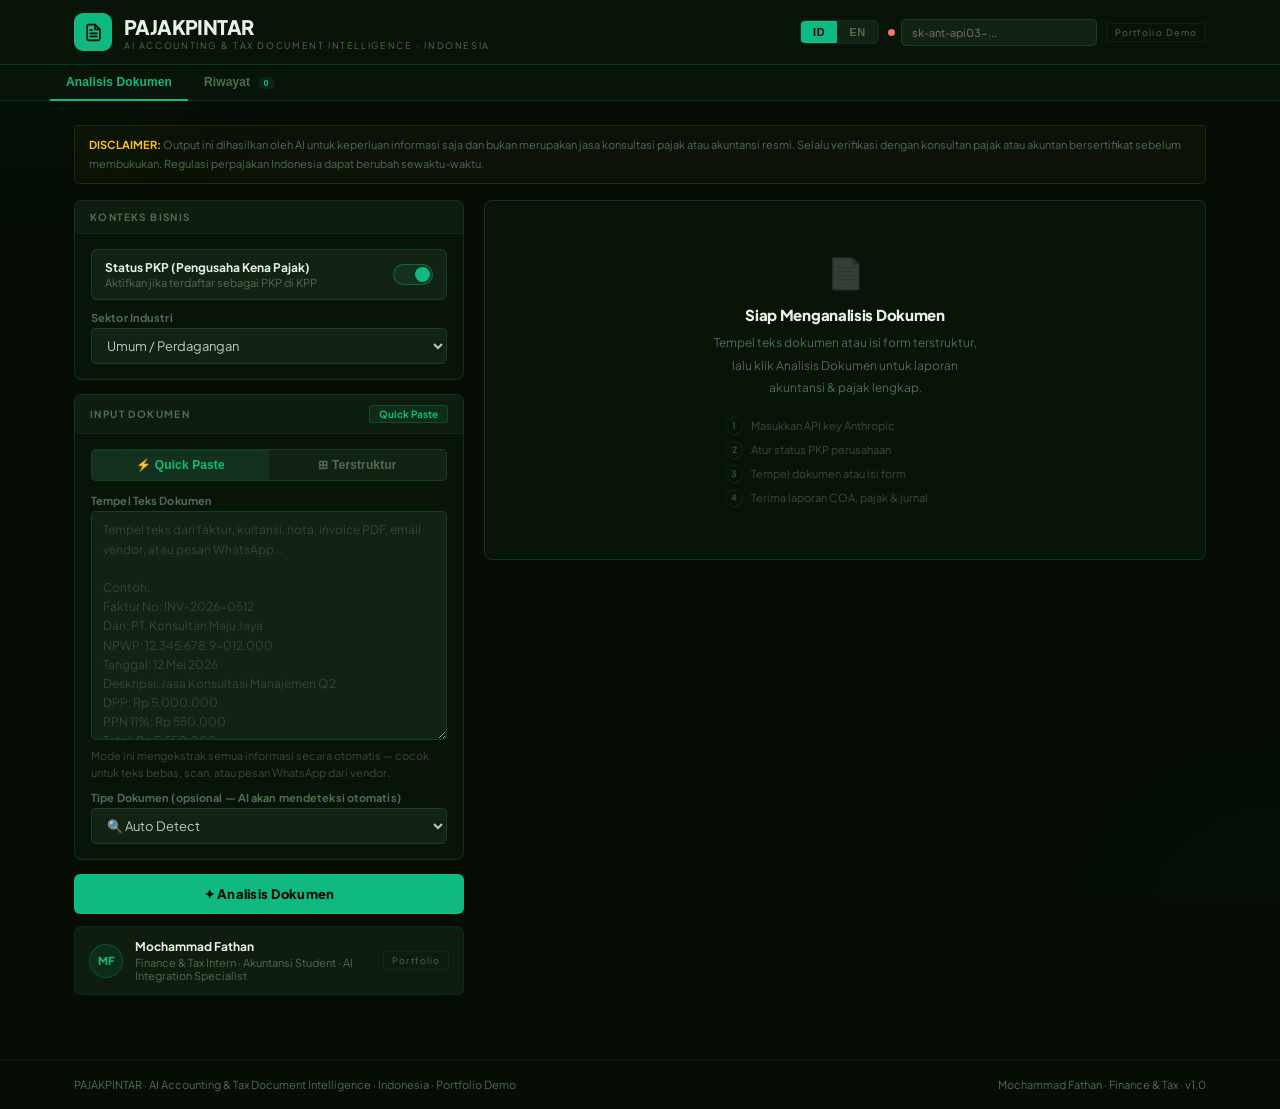
<file: pajakpintar.html>
<!DOCTYPE html>
<html lang="id">
<head>
<meta charset="UTF-8">
<meta name="viewport" content="width=device-width, initial-scale=1.0">
<title>PAJAKPINTAR — AI Accounting & Tax Document Intelligence</title>
<link href="https://fonts.googleapis.com/css2?family=Plus+Jakarta+Sans:ital,wght@0,300;0,400;0,500;0,600;0,700;0,800;1,400&family=Space+Mono:ital,wght@0,400;0,700;1,400&display=swap" rel="stylesheet">
<style>
*{margin:0;padding:0;box-sizing:border-box}
:root{
  --bg:#050d05;--s1:#091409;--s2:#0e1d0e;--s3:#132313;--s4:#182b18;
  --b1:rgba(16,185,129,0.09);--b2:rgba(16,185,129,0.2);
  --em:#10b981;--em2:rgba(16,185,129,0.1);--em3:rgba(16,185,129,0.05);
  --blue:#60a5fa;--bl2:rgba(96,165,250,0.08);
  --gold:#fbbf24;--go2:rgba(251,191,36,0.08);
  --red:#f87171;--re2:rgba(248,113,113,0.07);
  --text:#b8ccb8;--text2:#4e6e4e;--text3:#2b432b;
  --white:#e8f0e8;
}
html{scroll-behavior:smooth}
body{background:var(--bg);color:var(--text);font-family:'Plus Jakarta Sans',sans-serif;min-height:100vh;overflow-x:hidden}
body::before{content:'';position:fixed;inset:0;
  background:
    radial-gradient(ellipse 600px 400px at 0% 0%,rgba(16,185,129,0.04) 0%,transparent 60%),
    radial-gradient(ellipse 400px 300px at 100% 100%,rgba(16,185,129,0.025) 0%,transparent 60%);
  pointer-events:none;z-index:0}
.z1{position:relative;z-index:1}
.wrap{max-width:1180px;margin:0 auto;padding:0 24px}

/* ─── HEADER ─── */
header{background:var(--s1);border-bottom:1px solid var(--b2);padding:13px 0;position:sticky;top:0;z-index:100}
.hdr{display:flex;align-items:center;justify-content:space-between;gap:12px;flex-wrap:wrap}
.logo{display:flex;align-items:center;gap:12px;flex-shrink:0}
.logo-box{width:38px;height:38px;background:var(--em);border-radius:9px;display:grid;place-items:center;flex-shrink:0}
.logo-box svg{width:19px;height:19px}
.logo-name{font-weight:800;font-size:20px;letter-spacing:-0.03em;color:var(--white)}
.logo-sub{font-size:9px;color:var(--text2);letter-spacing:0.18em;text-transform:uppercase;margin-top:1px}
.hdr-r{display:flex;align-items:center;gap:9px;flex-wrap:wrap}
.lang-sw{display:flex;background:var(--s3);border:1px solid var(--b1);border-radius:5px;overflow:hidden;flex-shrink:0}
.lb{font-size:11px;font-weight:700;padding:5px 12px;cursor:pointer;border:none;background:none;color:var(--text2);letter-spacing:0.06em;transition:all .2s}
.lb.on{background:var(--em);color:#050d05}
.api-strip{display:flex;align-items:center;gap:6px}
.api-dot{width:7px;height:7px;border-radius:50%;background:var(--red);flex-shrink:0;transition:background .3s}
.api-dot.on{background:var(--em)}
#apiIn{background:var(--s3);border:1px solid var(--b2);border-radius:5px;color:var(--text);font-family:inherit;font-size:11px;padding:6px 10px;outline:none;width:196px;transition:border-color .2s}
#apiIn:focus{border-color:var(--em)}
.hdr-tag{font-size:9px;color:var(--text2);border:1px solid var(--b1);padding:3px 8px;border-radius:3px;letter-spacing:0.12em;white-space:nowrap}

/* ─── TABS ─── */
.tabs{background:var(--s1);border-bottom:1px solid var(--b2);padding:0 24px}
.ti{max-width:1180px;margin:0 auto;display:flex}
.tb{font-size:12px;font-weight:700;color:var(--text2);padding:10px 16px;background:none;border:none;cursor:pointer;border-bottom:2px solid transparent;transition:all .2s;margin-bottom:-1px;letter-spacing:0.01em}
.tb.on{color:var(--em);border-bottom-color:var(--em)}
.tb:hover:not(.on){color:var(--text)}
.tc{display:inline-block;font-size:9px;padding:1px 6px;border-radius:10px;background:var(--em2);color:var(--em);margin-left:4px;font-weight:700}

/* ─── TAB PANELS ─── */
.tp{display:none;padding:24px 0 64px}
.tp.on{display:block}

/* ─── TWO-COLUMN LAYOUT ─── */
.mgrid{display:grid;grid-template-columns:390px 1fr;gap:20px;align-items:start}
@media(max-width:880px){.mgrid{grid-template-columns:1fr}}

/* ─── PANEL ─── */
.panel{background:var(--s1);border:1px solid var(--b2);border-radius:8px;overflow:hidden;margin-bottom:14px}
.phdr{background:var(--s2);border-bottom:1px solid var(--b1);padding:10px 15px;display:flex;align-items:center;gap:8px}
.phdr h3{font-size:10px;font-weight:700;letter-spacing:0.14em;text-transform:uppercase;color:var(--text2)}
.phdr-r{margin-left:auto}
.ptag{font-size:10px;font-weight:700;padding:2px 9px;border-radius:3px}
.pt-e{background:var(--em2);color:var(--em);border:1px solid rgba(16,185,129,0.22)}
.pt-b{background:var(--bl2);color:var(--blue);border:1px solid rgba(96,165,250,0.2)}
.pt-g{background:var(--go2);color:var(--gold);border:1px solid rgba(251,191,36,0.2)}
.pt-r{background:var(--re2);color:var(--red);border:1px solid rgba(248,113,113,0.18)}
.pb{padding:15px 16px}

/* ─── FORM ─── */
.frow{display:grid;gap:10px;margin-bottom:11px}
.f2{grid-template-columns:1fr 1fr}
.fld label{font-size:11px;font-weight:700;color:var(--text2);display:block;margin-bottom:4px;letter-spacing:0.01em}
.fld input,.fld select,.fld textarea{
  width:100%;background:var(--s3);border:1px solid var(--b2);border-radius:5px;
  color:var(--text);font-family:inherit;font-size:13px;padding:8px 11px;
  outline:none;transition:border-color .2s,background .2s}
.fld input:focus,.fld select:focus,.fld textarea:focus{border-color:var(--em);background:var(--s4)}
.fld input::placeholder,.fld textarea::placeholder{color:var(--text2);opacity:0.5}
.fld select option{background:var(--s2)}
.fld textarea{resize:vertical;line-height:1.6;font-size:12px}
.fnote{font-size:11px;color:var(--text2);opacity:0.65;margin-top:4px;line-height:1.5}

/* PKP Toggle */
.pkp-card{display:flex;align-items:center;justify-content:space-between;
  background:var(--s3);border:1px solid var(--b2);border-radius:6px;padding:10px 13px;margin-bottom:11px}
.pkp-info{}
.pkp-label{font-size:12px;font-weight:700;color:var(--white)}
.pkp-sub{font-size:11px;color:var(--text2);margin-top:1px}
.sw{position:relative;width:40px;height:21px;flex-shrink:0}
.sw input{opacity:0;width:0;height:0;position:absolute}
.sw-tr{position:absolute;inset:0;background:var(--s3);border:1px solid var(--b2);
  border-radius:11px;cursor:pointer;transition:all .3s}
.sw input:checked+.sw-tr{background:var(--em2);border-color:rgba(16,185,129,0.4)}
.sw-tr::after{content:'';position:absolute;width:15px;height:15px;border-radius:50%;
  background:var(--text2);top:2px;left:2px;transition:.3s}
.sw input:checked+.sw-tr::after{transform:translateX(19px);background:var(--em)}

/* Mode Tabs */
.mode-tabs{display:flex;gap:0;background:var(--s3);border:1px solid var(--b2);
  border-radius:5px;overflow:hidden;margin-bottom:13px}
.mode-tab{flex:1;font-size:12px;font-weight:700;padding:8px 10px;
  cursor:pointer;border:none;background:none;color:var(--text2);
  transition:all .2s;letter-spacing:0.01em}
.mode-tab.on{background:var(--em2);color:var(--em)}

/* Buttons */
.btn-main{width:100%;background:var(--em);color:#050d05;border:none;border-radius:6px;
  padding:12px;font-family:inherit;font-weight:800;font-size:13px;letter-spacing:0.02em;
  cursor:pointer;transition:all .2s;display:flex;align-items:center;justify-content:center;gap:8px}
.btn-main:hover{opacity:0.87;transform:translateY(-1px)}
.btn-main:disabled{opacity:0.32;cursor:not-allowed;transform:none}
.btn-sm{font-size:10px;font-weight:700;padding:4px 10px;border-radius:3px;cursor:pointer;
  border:1px solid var(--b2);background:none;color:var(--text2);font-family:inherit;transition:all .2s}
.btn-sm:hover{border-color:var(--red);color:var(--red)}

/* ─── PLACEHOLDER ─── */
.phbox{background:var(--s1);border:1px solid var(--b2);border-radius:8px;padding:52px 24px;text-align:center}
.ph-emoji{font-size:30px;opacity:0.18;margin-bottom:14px}
.ph-title{font-size:15px;font-weight:800;color:var(--white);margin-bottom:8px;letter-spacing:-0.02em}
.ph-desc{font-size:12px;color:var(--text2);line-height:1.85;max-width:280px;margin:0 auto 18px}
.ph-steps{display:flex;flex-direction:column;gap:6px;max-width:240px;margin:0 auto;text-align:left}
.ph-step{font-size:11px;color:var(--text2);opacity:0.65;display:flex;align-items:center;gap:8px}
.ph-n{width:18px;height:18px;border-radius:50%;border:1px solid var(--b2);display:grid;place-items:center;font-size:9px;flex-shrink:0;font-weight:700}

/* Loading */
.loadbox{background:var(--s1);border:1px solid var(--b2);border-radius:8px;padding:52px;text-align:center}
.lspin{width:26px;height:26px;border:2px solid var(--b2);border-top-color:var(--em);border-radius:50%;animation:spin .7s linear infinite;margin:0 auto 14px}
@keyframes spin{to{transform:rotate(360deg)}}
.lmsg{font-size:12px;color:var(--text2);line-height:1.85}

/* Error */
.errbox{background:var(--re2);border:1px solid rgba(248,113,113,0.2);border-radius:8px;padding:16px;font-size:12px;color:var(--red);line-height:1.7}

/* ─── RESULT CARDS ─── */

/* Banner */
.doc-banner{background:var(--s1);border:1px solid var(--b2);border-radius:8px;padding:18px 20px;display:flex;align-items:flex-start;gap:16px}
.doc-type-pill{font-size:12px;font-weight:800;padding:7px 14px;border-radius:5px;
  letter-spacing:0.04em;white-space:nowrap;flex-shrink:0}
.doc-right{flex:1}
.doc-vendor{font-size:16px;font-weight:800;color:var(--white);margin-bottom:4px;letter-spacing:-0.02em}
.doc-meta{font-size:12px;color:var(--text2);line-height:1.5}
.valid-chip{font-size:11px;font-weight:700;padding:5px 11px;border-radius:4px;white-space:nowrap;flex-shrink:0;margin-top:2px}

/* Amounts */
.amt-row{display:grid;grid-template-columns:repeat(3,1fr);gap:10px;padding:15px 16px}
.amt-card{background:var(--s2);border-radius:6px;padding:13px 10px;text-align:center}
.amt-lbl{font-size:9px;font-weight:700;color:var(--text2);letter-spacing:0.14em;text-transform:uppercase;margin-bottom:7px}
.amt-val{font-family:'Space Mono',monospace;font-size:15px;font-weight:700;line-height:1;color:var(--text)}
.amt-note{font-size:10px;color:var(--text2);margin-top:5px}

/* Tax rows */
.tax-row{display:flex;align-items:flex-start;justify-content:space-between;gap:12px;padding:11px 16px;border-bottom:1px solid var(--b1)}
.tax-row:last-child{border-bottom:none}
.tax-lbl{font-size:12px;font-weight:700;color:var(--white);margin-bottom:3px}
.tax-sub{font-size:11px;color:var(--text2);line-height:1.55;max-width:260px}
.tax-right{text-align:right;flex-shrink:0}
.tax-chip{font-size:10px;font-weight:700;padding:4px 9px;border-radius:3px;display:inline-block;letter-spacing:0.06em;margin-bottom:5px}
.tc-yes{background:var(--em2);color:var(--em)}
.tc-no{background:var(--bl2);color:var(--blue)}
.tc-act{background:var(--go2);color:var(--gold)}
.tax-amt{font-family:'Space Mono',monospace;font-size:13px;font-weight:700}

/* COA */
.coa-inner{padding:14px 16px;display:grid;grid-template-columns:auto 1fr auto;gap:14px;align-items:center}
.coa-code{font-family:'Space Mono',monospace;font-size:26px;font-weight:700;color:var(--em);letter-spacing:-0.02em}
.coa-name{font-size:14px;font-weight:800;color:var(--white);margin-bottom:3px;letter-spacing:-0.02em}
.coa-cat{font-size:11px;color:var(--text2)}
.coa-chip{font-size:11px;font-weight:700;padding:6px 14px;border-radius:4px;background:var(--em2);color:var(--em);border:1px solid rgba(16,185,129,0.22)}

/* Journal Entry — the centrepiece */
.je-wrap{padding:14px 16px}
.je-header{display:flex;align-items:center;justify-content:space-between;margin-bottom:10px}
.je-name{font-size:11px;font-weight:700;color:var(--em);letter-spacing:0.12em;text-transform:uppercase}
.je-date{font-size:11px;color:var(--text2);font-family:'Space Mono',monospace}
.je-desc{font-size:12px;color:var(--text);padding-bottom:10px;margin-bottom:12px;
  border-bottom:1px solid var(--b2);font-style:italic;line-height:1.5}
.je-tbl{width:100%;border-collapse:collapse;font-size:12px}
.je-tbl th{font-size:9px;font-weight:700;color:var(--text2);padding:5px 8px;
  text-align:left;border-bottom:1px solid var(--b2);letter-spacing:0.12em;text-transform:uppercase}
.je-tbl th:nth-child(3),.je-tbl th:nth-child(4){text-align:right}
.je-tbl td{padding:7px 8px;border-bottom:1px solid rgba(16,185,129,0.04);vertical-align:middle}
.je-tbl tfoot td{border-top:1px solid var(--b2);border-bottom:none;
  font-weight:700;font-size:11px;padding-top:8px}
.je-code{font-family:'Space Mono',monospace;font-size:11px;color:var(--text2)}
.je-acct-dr{color:var(--white);font-weight:600}
.je-acct-cr{color:var(--text);padding-left:18px;position:relative}
.je-acct-cr::before{content:'↳';position:absolute;left:4px;color:var(--text2)}
.je-dr{font-family:'Space Mono',monospace;text-align:right;color:var(--em);font-weight:600}
.je-cr{font-family:'Space Mono',monospace;text-align:right;color:var(--blue);font-weight:600}
.je-dim{font-family:'Space Mono',monospace;text-align:right;color:var(--text3)}
.je-note{font-size:10px;color:var(--text2);margin-left:6px;font-weight:400;font-style:italic}
.pph23-block{margin-top:12px;padding-top:12px;border-top:1px dashed rgba(251,191,36,0.2)}
.pph23-title{font-size:9px;font-weight:700;color:var(--gold);letter-spacing:0.14em;
  text-transform:uppercase;margin-bottom:8px;display:flex;align-items:center;gap:6px}
.pph23-title::after{content:'';flex:1;height:1px;background:rgba(251,191,36,0.15)}
.je-footnote{margin-top:10px;font-size:10px;color:var(--text2);font-style:italic;line-height:1.6}

/* Compliance flags */
.flag-stack{display:flex;flex-direction:column;gap:8px}
.flag-item{display:flex;gap:10px;align-items:flex-start;padding:10px 12px;border-radius:5px;border:1px solid}
.fi-info{background:rgba(16,185,129,0.04);border-color:rgba(16,185,129,0.15)}
.fi-warn{background:rgba(251,191,36,0.04);border-color:rgba(251,191,36,0.15)}
.fi-action{background:rgba(96,165,250,0.04);border-color:rgba(96,165,250,0.15)}
.fi-error{background:var(--re2);border-color:rgba(248,113,113,0.18)}
.fi-icon{font-size:15px;flex-shrink:0;margin-top:1px}
.fi-body{flex:1}
.fi-title{font-size:11px;font-weight:700;letter-spacing:0.06em;text-transform:uppercase;margin-bottom:3px}
.fi-detail{font-size:11px;color:var(--text2);line-height:1.65}

/* Summary */
.sum-body{font-size:13px;line-height:1.9;color:var(--text);
  border-left:3px solid var(--em);padding-left:15px;margin:15px 16px}

/* Author card */
.author{background:var(--s2);border:1px solid var(--b1);border-radius:7px;
  padding:12px 14px;display:flex;align-items:center;gap:12px;margin-top:12px}
.av{width:34px;height:34px;border-radius:50%;background:var(--em2);
  border:1px solid rgba(16,185,129,0.25);display:grid;place-items:center;
  font-weight:800;font-size:11px;color:var(--em);flex-shrink:0}

/* History table */
.htbl{width:100%;border-collapse:collapse;font-size:12px}
.htbl th{font-size:9px;font-weight:700;color:var(--text2);letter-spacing:0.1em;
  text-align:left;padding:8px 10px;border-bottom:1px solid var(--b2)}
.htbl td{padding:8px 10px;border-bottom:1px solid var(--b1);vertical-align:top}
.htbl tr:hover td{background:rgba(16,185,129,0.018)}

/* Disclaimer */
.disc{background:rgba(251,191,36,0.03);border:1px solid rgba(251,191,36,0.12);
  border-radius:5px;padding:10px 14px;margin-bottom:16px;font-size:11px;
  color:var(--text2);line-height:1.7}
.disc b{color:var(--gold)}

/* Footer */
footer{border-top:1px solid var(--b1);padding:18px 0}
.footer-inner{display:flex;align-items:center;justify-content:space-between;font-size:11px;color:var(--text2)}
</style>
</head>
<body>
<div class="z1">

<!-- ─── HEADER ─── -->
<header>
  <div class="wrap hdr">
    <div class="logo">
      <div class="logo-box">
        <svg viewBox="0 0 24 24" fill="none" stroke="#050d05" stroke-width="2.2" stroke-linecap="round" stroke-linejoin="round">
          <path d="M14 2H6a2 2 0 00-2 2v16a2 2 0 002 2h12a2 2 0 002-2V8z"/><polyline points="14,2 14,8 20,8"/>
          <line x1="16" y1="13" x2="8" y2="13"/><line x1="16" y1="17" x2="8" y2="17"/>
          <line x1="10" y1="9" x2="8" y2="9"/>
        </svg>
      </div>
      <div>
        <div class="logo-name">PAJAKPINTAR</div>
        <div class="logo-sub">AI Accounting & Tax Document Intelligence · Indonesia</div>
      </div>
    </div>
    <div class="hdr-r">
      <div class="lang-sw">
        <button class="lb on" id="lb-id" onclick="setLang('id')">ID</button>
        <button class="lb" id="lb-en" onclick="setLang('en')">EN</button>
      </div>
      <div class="api-strip">
        <span class="api-dot" id="apiDot"></span>
        <input type="password" id="apiIn" placeholder="sk-ant-api03-..." oninput="chkKey()">
      </div>
      <span class="hdr-tag">Portfolio Demo</span>
    </div>
  </div>
</header>

<!-- ─── TABS ─── -->
<div class="tabs">
  <div class="ti">
    <button class="tb on" onclick="swTab(event,'analyze')" id="tab-analyze">Analisis Dokumen</button>
    <button class="tb" onclick="swTab(event,'history')" id="tab-history">Riwayat <span class="tc" id="hCount">0</span></button>
  </div>
</div>

<div class="wrap z1">

<!-- ═══ TAB: ANALYZE ═══ -->
<div class="tp on" id="tp-analyze">
  <div class="disc">
    <b>DISCLAIMER:</b> Output ini dihasilkan oleh AI untuk keperluan informasi saja dan bukan merupakan jasa konsultasi pajak atau akuntansi resmi. Selalu verifikasi dengan konsultan pajak atau akuntan bersertifikat sebelum membukukan. Regulasi perpajakan Indonesia dapat berubah sewaktu-waktu.
  </div>
  <div class="mgrid">

    <!-- LEFT: INPUT -->
    <div>
      <!-- Business Context -->
      <div class="panel">
        <div class="phdr"><h3>Konteks Bisnis</h3></div>
        <div class="pb">
          <div class="pkp-card">
            <div class="pkp-info">
              <div class="pkp-label">Status PKP (Pengusaha Kena Pajak)</div>
              <div class="pkp-sub">Aktifkan jika terdaftar sebagai PKP di KPP</div>
            </div>
            <label class="sw"><input type="checkbox" id="isPKP" checked><span class="sw-tr"></span></label>
          </div>
          <div class="fld">
            <label>Sektor Industri</label>
            <select id="industry">
              <option>Umum / Perdagangan</option>
              <option>Manufaktur & Industri</option>
              <option>Jasa Profesional</option>
              <option>Konstruksi & Infrastruktur</option>
              <option>Teknologi / SaaS</option>
              <option>Properti & Real Estat</option>
              <option>Kesehatan & Farmasi</option>
              <option>Kuliner & F&B</option>
              <option>Distribusi & Logistik</option>
              <option>Pendidikan</option>
              <option>Keuangan & Perbankan</option>
            </select>
          </div>
        </div>
      </div>

      <!-- Document Input -->
      <div class="panel">
        <div class="phdr">
          <h3>Input Dokumen</h3>
          <span class="ptag pt-e phdr-r" id="modeTag">Quick Paste</span>
        </div>
        <div class="pb">
          <div class="mode-tabs">
            <button class="mode-tab on" id="m1" onclick="setMode('quick')">⚡ Quick Paste</button>
            <button class="mode-tab" id="m2" onclick="setMode('struct')">⊞ Terstruktur</button>
          </div>

          <!-- QUICK MODE -->
          <div id="qMode">
            <div class="fld">
              <label>Tempel Teks Dokumen</label>
              <textarea id="docTxt" rows="11"
                placeholder="Tempel teks dari faktur, kuitansi, nota, invoice PDF, email vendor, atau pesan WhatsApp...

Contoh:
Faktur No: INV-2026-0512
Dari: PT. Konsultan Maju Jaya
NPWP: 12.345.678.9-012.000
Tanggal: 12 Mei 2026
Deskripsi: Jasa Konsultasi Manajemen Q2
DPP: Rp 5.000.000
PPN 11%: Rp 550.000
Total: Rp 5.550.000"></textarea>
              <div class="fnote">Mode ini mengekstrak semua informasi secara otomatis — cocok untuk teks bebas, scan, atau pesan WhatsApp dari vendor.</div>
            </div>
            <div class="fld" style="margin-top:10px">
              <label>Tipe Dokumen (opsional — AI akan mendeteksi otomatis)</label>
              <select id="dtypeQ">
                <option value="">🔍 Auto Detect</option>
                <option>Faktur Pajak</option>
                <option>Invoice Biasa</option>
                <option>Kuitansi</option>
                <option>Nota / Struk</option>
                <option>Kontrak Jasa</option>
                <option>Slip Gaji</option>
                <option>Tagihan Utilitas</option>
                <option>Nota Kredit</option>
                <option>Bukti Transfer Bank</option>
              </select>
            </div>
          </div>

          <!-- STRUCTURED MODE -->
          <div id="sMode" style="display:none">
            <div class="frow f2">
              <div class="fld">
                <label>Tipe Dokumen</label>
                <select id="dtypeS">
                  <option>Faktur Pajak</option><option>Invoice Biasa</option>
                  <option>Kuitansi</option><option>Nota / Struk</option>
                  <option>Kontrak Jasa</option><option>Slip Gaji</option>
                  <option>Tagihan Utilitas</option><option>Nota Kredit</option>
                </select>
              </div>
              <div class="fld"><label>Tanggal Dokumen</label><input type="date" id="docDate"></div>
            </div>
            <div class="frow f2">
              <div class="fld"><label>Nama Vendor / Pemasok</label><input type="text" id="vendor" placeholder="PT. Nama Perusahaan"></div>
              <div class="fld"><label>NPWP Vendor</label><input type="text" id="npwp" placeholder="XX.XXX.XXX.X-XXX.XXX"></div>
            </div>
            <div class="frow">
              <div class="fld">
                <label>Deskripsi Barang / Jasa</label>
                <input type="text" id="deskripsi" placeholder="e.g. Jasa Konsultasi Manajemen, Pembelian ATK, Sewa Kantor Bulan Juni...">
              </div>
            </div>
            <div class="frow f2">
              <div class="fld">
                <label>Jenis Transaksi</label>
                <select id="txType">
                  <option value="jasa">Jasa (Services)</option>
                  <option value="barang">Barang (Goods)</option>
                  <option value="sewa">Sewa (Rental)</option>
                  <option value="gaji">Gaji / Upah (Salary)</option>
                  <option value="royalti">Royalti / Lisensi</option>
                </select>
              </div>
              <div class="fld">
                <label>DPP (Dasar Pengenaan Pajak) Rp</label>
                <input type="number" id="dpp" placeholder="0" oninput="calcPPN()">
              </div>
            </div>
            <div class="frow f2">
              <div class="fld">
                <label>PPN 11% (otomatis)</label>
                <input type="number" id="ppnAmt" placeholder="0 — dihitung otomatis">
              </div>
              <div class="fld">
                <label>Total Rp</label>
                <input type="number" id="totalAmt" placeholder="0 — dihitung otomatis">
              </div>
            </div>
            <div class="fld">
              <label>Catatan Tambahan</label>
              <textarea id="sNotes" rows="3" placeholder="Nomor faktur, kondisi khusus, konteks tambahan..."></textarea>
            </div>
          </div>
        </div>
      </div>

      <button class="btn-main" id="analyzeBtn" onclick="runAnalysis()">
        ✦ Analisis Dokumen
      </button>

      <div class="author">
        <div class="av">MF</div>
        <div style="flex:1">
          <div style="font-size:12px;font-weight:700;color:var(--white);margin-bottom:2px">Mochammad Fathan</div>
          <div style="font-size:11px;color:var(--text2)">Finance & Tax Intern · Akuntansi Student · AI Integration Specialist</div>
        </div>
        <span class="hdr-tag">Portfolio</span>
      </div>
    </div>

    <!-- RIGHT: RESULTS -->
    <div id="resArea">
      <div class="phbox">
        <div class="ph-emoji">📄</div>
        <div class="ph-title" id="phTitle">Siap Menganalisis Dokumen</div>
        <p class="ph-desc" id="phDesc">Tempel teks dokumen atau isi form terstruktur, lalu klik Analisis Dokumen untuk laporan akuntansi &amp; pajak lengkap.</p>
        <div class="ph-steps">
          <div class="ph-step"><div class="ph-n">1</div><span id="ps1">Masukkan API key Anthropic</span></div>
          <div class="ph-step"><div class="ph-n">2</div><span id="ps2">Atur status PKP perusahaan</span></div>
          <div class="ph-step"><div class="ph-n">3</div><span id="ps3">Tempel dokumen atau isi form</span></div>
          <div class="ph-step"><div class="ph-n">4</div><span id="ps4">Terima laporan COA, pajak &amp; jurnal</span></div>
        </div>
      </div>
    </div>

  </div>
</div>

<!-- ═══ TAB: HISTORY ═══ -->
<div class="tp" id="tp-history">
  <div class="panel">
    <div class="phdr">
      <h3>Riwayat Dokumen Dianalisis</h3>
      <div class="phdr-r"><button class="btn-sm" onclick="clearHist()">Hapus Semua</button></div>
    </div>
    <div id="histBody">
      <div style="padding:40px;text-align:center;color:var(--text2);font-size:12px">Belum ada riwayat analisis.</div>
    </div>
  </div>
</div>

</div>

<footer>
  <div class="wrap footer-inner">
    <span>PAJAKPINTAR · AI Accounting & Tax Document Intelligence · Indonesia · Portfolio Demo</span>
    <span>Mochammad Fathan · Finance & Tax · v1.0</span>
  </div>
</footer>
</div>

<script>
/* ─── STATE ─────────────────────────────────────────────────────── */
let lang = 'id';
const g = id => document.getElementById(id);
const gs = id => (g(id)?.value || '').trim();
const gv = id => parseFloat(g(id)?.value) || 0;

/* ─── LANGUAGE ───────────────────────────────────────────────────── */
const TX = {
  phTitle:     {id:'Siap Menganalisis Dokumen', en:'Ready to Analyze Document'},
  phDesc:      {id:'Tempel teks dokumen atau isi form terstruktur, lalu klik Analisis Dokumen untuk laporan akuntansi & pajak lengkap.',
                en:'Paste document text or fill the structured form, then click Analyze Document for a full accounting & tax report.'},
  ps1:         {id:'Masukkan API key Anthropic', en:'Enter your Anthropic API key'},
  ps2:         {id:'Atur status PKP perusahaan', en:'Set company PKP (VAT registered) status'},
  ps3:         {id:'Tempel dokumen atau isi form', en:'Paste document or fill form'},
  ps4:         {id:'Terima laporan COA, pajak & jurnal', en:'Receive COA, tax & journal report'},
  analyzeBtn:  {id:'✦ Analisis Dokumen', en:'✦ Analyze Document'},
  tabAnalyze:  {id:'Analisis Dokumen', en:'Analyze Document'},
  tabHistory:  {id:'Riwayat', en:'History'},
  lmsg:        {id:'AI sedang menganalisis dokumen...', en:'AI is analyzing your document...'},
  lsub:        {id:'Mengekstrak data · Memeriksa kewajiban pajak · Membuat jurnal akuntansi',
                en:'Extracting data · Checking tax obligations · Building accounting journal'},
};

function setLang(l) {
  lang = l;
  g('lb-id').className = 'lb' + (l==='id' ? ' on' : '');
  g('lb-en').className = 'lb' + (l==='en' ? ' on' : '');
  Object.keys(TX).forEach(k => { if(g(k)) g(k).textContent = TX[k][l]; });
}

/* ─── API KEY ─────────────────────────────────────────────────────── */
function chkKey() {
  const k = gs('apiIn');
  g('apiDot').className = 'api-dot' + (k.length > 20 ? ' on' : '');
}

/* ─── TABS ───────────────────────────────────────────────────────── */
function swTab(e, tab) {
  document.querySelectorAll('.tb').forEach(b => b.classList.remove('on'));
  document.querySelectorAll('.tp').forEach(p => p.classList.remove('on'));
  e.target.classList.add('on');
  g('tp-' + tab).classList.add('on');
  if (tab === 'history') loadHist();
}

/* ─── INPUT MODE ────────────────────────────────────────────────── */
function setMode(m) {
  const isQ = m === 'quick';
  g('qMode').style.display = isQ ? 'block' : 'none';
  g('sMode').style.display = isQ ? 'none' : 'block';
  g('m1').className = 'mode-tab' + (isQ ? ' on' : '');
  g('m2').className = 'mode-tab' + (!isQ ? ' on' : '');
  g('modeTag').textContent = isQ ? 'Quick Paste' : 'Terstruktur';
}

function isQuick() { return g('m1').classList.contains('on'); }

/* ─── AUTO-CALCULATE PPN ─────────────────────────────────────────── */
function calcPPN() {
  const dpp = gv('dpp');
  if (dpp) {
    g('ppnAmt').value = Math.round(dpp * 0.11);
    g('totalAmt').value = Math.round(dpp * 1.11);
  }
}

/* ─── FORMAT RUPIAH ──────────────────────────────────────────────── */
function fmtRp(n) {
  if (n === null || n === undefined || isNaN(n)) return '—';
  return 'Rp\u202f' + Number(n).toLocaleString('id-ID');
}

/* ─── BUILD DOCUMENT CONTENT ─────────────────────────────────────── */
function buildDocContent() {
  if (isQuick()) {
    const txt = gs('docTxt');
    const dt = gs('dtypeQ');
    if (!txt) return null;
    return dt ? `[Tipe Dokumen yang Diindikasikan: ${dt}]\n\n${txt}` : txt;
  }
  const desc = gs('deskripsi'), dpp = gv('dpp');
  if (!desc && !dpp) return null;
  return [
    `Tipe Dokumen: ${gs('dtypeS')}`,
    `Tanggal: ${gs('docDate') || 'tidak disebutkan'}`,
    `Vendor / Pemasok: ${gs('vendor') || 'tidak disebutkan'}`,
    `NPWP Vendor: ${gs('npwp') || 'tidak disebutkan'}`,
    `Deskripsi: ${desc}`,
    `Jenis Transaksi: ${gs('txType')}`,
    `DPP: ${fmtRp(dpp)}`,
    `PPN: ${fmtRp(gv('ppnAmt'))}`,
    `Total: ${fmtRp(gv('totalAmt'))}`,
    `Catatan: ${gs('sNotes') || '—'}`,
  ].join('\n');
}

/* ─── BUILD CLAUDE PROMPT ─────────────────────────────────────────── */
function buildPrompt(docContent) {
  const isPKP = g('isPKP').checked;
  const industry = gs('industry');
  const langInstr = lang === 'id'
    ? 'Semua teks narasi (verdict, notes, summary, detail flag, tax_sub) HARUS dalam Bahasa Indonesia yang profesional dan mudah dipahami oleh pelaku UKM.'
    : 'All narrative text (verdict, notes, summary, flag detail, tax_sub) MUST be in professional English.';

  return `Anda adalah akuntan senior dan konsultan pajak berpengalaman di Indonesia dengan keahlian mendalam dalam PSAK, perpajakan Indonesia (UU KUP, UU PPN, UU PPh), dan praktik akuntansi bisnis Indonesia. Analisis dokumen akuntansi berikut dan kembalikan HANYA JSON valid — tanpa markdown, tanpa penjelasan di luar JSON.

KONTEKS BISNIS:
- Status PKP: ${isPKP ? 'YA — Terdaftar sebagai Pengusaha Kena Pajak' : 'TIDAK — Bukan PKP'}
- Industri: ${industry}
- Bahasa Output: ${lang === 'id' ? 'Bahasa Indonesia' : 'English'}
${langInstr}

DOKUMEN:
${docContent}

PENGETAHUAN PERPAJAKAN INDONESIA YANG WAJIB DITERAPKAN:

PPN (Pajak Pertambahan Nilai — VAT):
- Tarif standar: 11% (berlaku 1 April 2022, PP No.55/2022). Tarif ekspor BKP Berwujud: 0%.
- Objek PPN: BKP (Barang Kena Pajak) dan JKP (Jasa Kena Pajak).
- Dikecualikan dari PPN (Non-BKP/JKP): bahan makanan pokok (beras, jagung, dll), jasa pendidikan formal, jasa kesehatan medis, jasa keuangan dan asuransi, jasa angkutan umum.
- Faktur Pajak: wajib diterbitkan PKP penjual. Harus ada kode & nomor seri 16 digit.
- PPN Masukan: dapat dikreditkan oleh PKP pembeli pada SPT Masa PPN.
- Jika pembeli bukan PKP: PPN menjadi beban (dibebankan ke akun biaya), tidak dapat dikreditkan.

PPh Pasal 23 (Withholding Tax):
- Berlaku untuk: jasa (bukan barang), sewa peralatan/mesin/kendaraan, royalti, hadiah atas prestasi.
- TIDAK berlaku untuk: pembelian barang murni.
- Tarif dasar jasa & sewa: 2% dari DPP jika vendor ber-NPWP; 4% jika vendor TIDAK ber-NPWP.
- Khusus untuk sewa tanah dan/atau bangunan: PPh Final Pasal 4 ayat 2 sebesar 10% (bukan PPh 23).
- Pemotong: perusahaan pembeli/pengguna jasa wajib memotong, menyetorkan, dan melaporkan.
- Batas setor: tanggal 10 bulan berikutnya. Pelaporan: tanggal 20 bulan berikutnya via SPT Masa PPh 23.

PPh Pasal 21:
- Berlaku untuk gaji, upah, honorarium kepada orang pribadi/karyawan.
- Tarif progresif: 5% (s.d. Rp60jt), 15% (Rp60-250jt), 25% (Rp250-500jt), 30% (>Rp500jt), 35% (>Rp5Milyar).

BAGAN AKUN (COA) INDONESIA:
Aktiva: 1110=Kas & Setara Kas, 1120=Piutang Usaha, 1130=Persediaan Barang, 1141=PPN Masukan, 1150=Biaya Dibayar di Muka, 1210=Aktiva Tetap Berwujud
Kewajiban: 2100=Hutang Usaha, 2110=Hutang Pajak, 2111=Hutang PPh 21, 2112=Hutang PPh 23, 2113=Hutang PPN Keluaran, 2114=Hutang PPh Final Ps.4(2)
Pendapatan: 4100=Pendapatan Usaha, 4110=Pendapatan Jasa, 4200=Pendapatan Lain-lain
Beban: 5100=Beban Pokok Penjualan (HPP), 6110=Beban Gaji & Tunjangan, 6120=Beban Sewa, 6130=Beban Utilitas (Listrik/Air/Telepon), 6140=Beban Transportasi & BBM, 6150=Beban Pemasaran & Promosi, 6160=Beban Perlengkapan & ATK, 6170=Beban Jasa Profesional & Konsultansi, 6180=Beban Pemeliharaan & Perbaikan, 6190=Beban Administrasi & Umum

ATURAN JURNAL UMUM (Double-Entry):
- Format: Akun yang di-debit dicatat lebih dulu, lalu akun yang di-kredit (diindentasi).
- PPN Masukan (jika PKP): Debit 1141 PPN Masukan.
- PPN Masukan (jika bukan PKP): PPN langsung menjadi bagian dari biaya, tidak dipisah ke akun 1141.
- PPh 23: Debit Hutang Usaha (kurangi hutang), Kredit 2112 Hutang PPh 23 → artinya vendor menerima pembayaran neto.
- Total Debit HARUS = Total Kredit.
- Jika ada PPh 23, buat dua blok jurnal: (1) jurnal pengakuan biaya, (2) jurnal pemotongan PPh 23.

Kembalikan JSON dengan struktur PERSIS ini (isi semua field, gunakan null jika tidak tersedia):
{
  "doc_type": "string — jenis dokumen terdeteksi",
  "is_valid": true,
  "validation_issues": [],
  "extracted": {
    "vendor": "string atau null",
    "npwp_vendor": "string atau null",
    "date": "DD Bulan YYYY atau null",
    "invoice_number": "string atau null",
    "description": "string deskripsi transaksi",
    "transaction_type": "jasa|barang|sewa|gaji|royalti|lainnya"
  },
  "amounts": {
    "dpp": 5000000,
    "ppn": 550000,
    "total": 5550000,
    "pph23_amount": 100000,
    "net_payment": 5450000
  },
  "tax_analysis": {
    "ppn_applicable": true,
    "ppn_rate": 11,
    "ppn_masukan_eligible": true,
    "ppn_note": "penjelasan singkat",
    "pph23_applicable": true,
    "pph23_rate": 2,
    "pph23_base_amount": 5000000,
    "pph23_note": "penjelasan: jasa konsultansi dikenakan PPh 23 2% karena vendor ber-NPWP",
    "pph21_applicable": false
  },
  "coa": {
    "code": "6170",
    "name": "Beban Jasa Profesional & Konsultansi",
    "category": "Beban Operasional"
  },
  "journal_entry": {
    "date": "12 Mei 2026",
    "description": "Beban jasa konsultansi — PT. Konsultan Maju Jaya",
    "main_lines": [
      {"type":"debit","code":"6170","account":"Beban Jasa Profesional & Konsultansi","amount":5000000,"note":null},
      {"type":"debit","code":"1141","account":"PPN Masukan","amount":550000,"note":"hanya jika PKP"},
      {"type":"credit","code":"2100","account":"Hutang Usaha","amount":5550000,"note":null}
    ],
    "pph23_lines": [
      {"type":"debit","code":"2100","account":"Hutang Usaha","amount":100000,"note":null},
      {"type":"credit","code":"2112","account":"Hutang PPh Pasal 23","amount":100000,"note":"Dipotong 2% × DPP Rp5.000.000"}
    ]
  },
  "compliance_flags": [
    {"severity":"INFO","title":"PPN Masukan Dapat Dikreditkan","detail":"PPN Masukan sebesar Rp 550.000 dapat dikreditkan pada SPT Masa PPN bulan Mei 2026. Pastikan Faktur Pajak memenuhi syarat formal (kode 16 digit valid)."},
    {"severity":"ACTION","title":"Setor PPh 23","detail":"PPh Pasal 23 sebesar Rp 100.000 harus disetorkan ke kas negara paling lambat 10 Juni 2026 menggunakan Kode Billing (MAP 411124, KJS 101). Laporkan via SPT Masa PPh 23 paling lambat 20 Juni 2026."}
  ],
  "summary": "Ringkasan 2-3 kalimat yang jelas dan actionable dalam bahasa yang dipilih."
}`;
}

/* ─── RUN ANALYSIS ───────────────────────────────────────────────── */
async function runAnalysis() {
  const key = gs('apiIn');
  if (!key) { alert(lang==='id'?'Masukkan API Key Anthropic terlebih dahulu.':'Please enter your Anthropic API key first.'); return; }
  const docContent = buildDocContent();
  if (!docContent) { alert(lang==='id'?'Tempel teks dokumen atau isi form terlebih dahulu.':'Please paste document text or fill the form first.'); return; }

  const btn = g('analyzeBtn');
  btn.disabled = true;
  btn.textContent = lang==='id' ? '⟳ Menganalisis...' : '⟳ Analyzing...';

  g('resArea').innerHTML = `<div class="loadbox">
    <div class="lspin"></div>
    <div class="lmsg">${TX.lmsg[lang]}<br>
      <span style="font-size:10px;opacity:0.6">${TX.lsub[lang]}</span>
    </div>
  </div>`;

  try {
    const res = await fetch('https://api.anthropic.com/v1/messages', {
      method: 'POST',
      headers: {
        'Content-Type': 'application/json',
        'x-api-key': key,
        'anthropic-version': '2023-06-01',
        'anthropic-dangerous-direct-browser-access': 'true'
      },
      body: JSON.stringify({
        model: 'claude-sonnet-4-20250514',
        max_tokens: 2800,
        messages: [{ role: 'user', content: buildPrompt(docContent) }]
      })
    });

    if (!res.ok) {
      const e = await res.json().catch(() => ({}));
      throw new Error(e.error?.message || `HTTP ${res.status}`);
    }

    const data = await res.json();
    const raw = data.content[0].text.trim().replace(/```json\s*/g,'').replace(/```\s*/g,'').trim();
    let result;
    try { result = JSON.parse(raw); }
    catch {
      const m = raw.match(/\{[\s\S]*\}/);
      if (m) result = JSON.parse(m[0]);
      else throw new Error(lang==='id' ? 'Gagal mem-parse respons AI. Coba lagi.' : 'Failed to parse AI response. Please retry.');
    }

    renderResult(result);
    saveHist(result, docContent.slice(0, 120));
    updateCount();

  } catch (err) {
    g('resArea').innerHTML = `<div class="errbox">
      <b style="display:block;margin-bottom:4px">${lang==='id'?'Analisis Gagal':'Analysis Failed'}</b>
      ${err.message}<br>
      <span style="font-size:10px;opacity:0.7">${lang==='id'?'Periksa API key dan koneksi internet, lalu coba lagi.':'Check your API key and internet connection, then try again.'}</span>
    </div>`;
  }

  btn.disabled = false;
  btn.textContent = TX.analyzeBtn[lang];
}

/* ─── RENDER RESULT ──────────────────────────────────────────────── */
function renderResult(r) {
  const isPKP = g('isPKP').checked;
  const L = (id, en) => lang==='id' ? id : en;

  /* ── Banner colors ── */
  const isValid = r.is_valid !== false;
  const dtPill = r.doc_type?.includes('Faktur')
    ? {bg:'rgba(16,185,129,0.1)',col:'var(--em)',border:'rgba(16,185,129,0.22)'}
    : r.doc_type?.includes('Slip') || r.doc_type?.includes('Gaji')
    ? {bg:'rgba(96,165,250,0.1)',col:'var(--blue)',border:'rgba(96,165,250,0.2)'}
    : {bg:'rgba(251,191,36,0.08)',col:'var(--gold)',border:'rgba(251,191,36,0.2)'};
  const validStyle = isValid
    ? 'background:rgba(16,185,129,0.08);color:var(--em);border:1px solid rgba(16,185,129,0.2)'
    : 'background:rgba(248,113,113,0.08);color:var(--red);border:1px solid rgba(248,113,113,0.2)';

  /* ── Journal entry lines ── */
  function jeRow(line) {
    const isDr = line.type === 'debit';
    const acctCls = isDr ? 'je-acct-dr' : 'je-acct-cr';
    const note = line.note ? `<span class="je-note">(${line.note})</span>` : '';
    return `<tr>
      <td class="je-code">${line.code || ''}</td>
      <td class="${acctCls}">${line.account || ''}${note}</td>
      <td class="${isDr ? 'je-dr' : 'je-dim'}">${isDr ? fmtRp(line.amount) : '—'}</td>
      <td class="${!isDr ? 'je-cr' : 'je-dim'}">${!isDr ? fmtRp(line.amount) : '—'}</td>
    </tr>`;
  }

  const mainLines = r.journal_entry?.main_lines || [];
  const pph23Lines = r.journal_entry?.pph23_lines || [];
  const drTotal = mainLines.filter(l=>l.type==='debit').reduce((a,b)=>a+(b.amount||0),0);
  const crTotal = mainLines.filter(l=>l.type==='credit').reduce((a,b)=>a+(b.amount||0),0);

  const pph23Block = (pph23Lines.length > 0 && r.tax_analysis?.pph23_applicable)
    ? `<div class="pph23-block">
        <div class="pph23-title">${L('Jurnal Pemotongan PPh Pasal 23','PPh Article 23 Withholding Journal')}</div>
        <table class="je-tbl">
          <thead><tr><th>${L('Kode','Code')}</th><th>${L('Nama Akun','Account')}</th><th style="text-align:right">Debit</th><th style="text-align:right">Kredit</th></tr></thead>
          <tbody>${pph23Lines.map(jeRow).join('')}</tbody>
        </table>
      </div>`
    : '';

  /* ── Compliance flags ── */
  const flagMap = {
    INFO:   {cls:'fi-info',  icon:'ℹ',  col:'var(--em)'},
    WARN:   {cls:'fi-warn',  icon:'⚠',  col:'var(--gold)'},
    ACTION: {cls:'fi-action',icon:'✦',  col:'var(--blue)'},
    ERROR:  {cls:'fi-error', icon:'✗',  col:'var(--red)'},
  };
  const flags = (r.compliance_flags || []).map(f => {
    const fm = flagMap[f.severity] || flagMap.INFO;
    return `<div class="flag-item ${fm.cls}">
      <span class="fi-icon" style="color:${fm.col}">${fm.icon}</span>
      <div class="fi-body">
        <div class="fi-title" style="color:${fm.col}">${f.title || f.severity}</div>
        <div class="fi-detail">${f.detail || ''}</div>
      </div>
    </div>`;
  }).join('');

  /* ── Validation issues ── */
  const issues = (r.validation_issues || []).map(i =>
    `<div class="flag-item fi-warn">
      <span class="fi-icon" style="color:var(--gold)">⚠</span>
      <div class="fi-body"><div class="fi-detail">${i}</div></div>
    </div>`
  ).join('');

  /* ── PPN masukan note ── */
  const ppnMasukanNote = isPKP && r.tax_analysis?.ppn_applicable
    ? L('PPN Masukan dapat dikreditkan (status PKP)', 'Input tax credit available (PKP status)')
    : L('Non-PKP: PPN dibebankan ke akun biaya', 'Non-PKP: VAT charged to expense account');
  const ppnChipCls = r.tax_analysis?.ppn_applicable ? 'tc-yes' : 'tc-no';
  const ppnChipTxt = r.tax_analysis?.ppn_applicable ? L('DIKENAKAN 11%','APPLICABLE 11%') : L('DIKECUALIKAN','EXEMPT');
  const pph23ChipCls = r.tax_analysis?.pph23_applicable ? 'tc-act' : 'tc-no';
  const pph23ChipTxt = r.tax_analysis?.pph23_applicable
    ? `${L('POTONG','WITHHOLD')} ${r.tax_analysis.pph23_rate || 2}%`
    : L('TIDAK BERLAKU','NOT APPLICABLE');
  const pph23Color = r.tax_analysis?.pph23_applicable ? 'var(--gold)' : 'var(--text2)';
  const ppnAmt = r.tax_analysis?.ppn_applicable ? fmtRp(r.amounts?.ppn) : '—';
  const pph23AmtDisplay = r.tax_analysis?.pph23_applicable ? fmtRp(r.amounts?.pph23_amount) : '—';

  g('resArea').innerHTML = `

  <!-- Banner -->
  <div class="doc-banner">
    <div class="doc-type-pill" style="background:${dtPill.bg};color:${dtPill.col};border:1px solid ${dtPill.border}">${r.doc_type || 'Dokumen'}</div>
    <div class="doc-right">
      <div class="doc-vendor">${r.extracted?.vendor || L('Vendor tidak terdeteksi','Vendor not detected')}</div>
      <div class="doc-meta">${r.extracted?.date ? r.extracted.date + ' · ' : ''}${L('No.','No.')} ${r.extracted?.invoice_number || '—'}</div>
      <div class="doc-meta" style="font-style:italic;margin-top:3px">${r.extracted?.description || ''}</div>
      <div class="doc-meta" style="margin-top:4px">NPWP: ${r.extracted?.npwp_vendor || '—'}</div>
    </div>
    <div class="valid-chip" style="${validStyle}">${isValid ? '✓ ' + L('Valid','Valid') : '⚠ ' + L('Perhatian','Issues')}</div>
  </div>

  ${issues ? `<div class="panel"><div class="phdr"><h3>${L('Isu Validasi','Validation Issues')}</h3></div><div class="pb"><div class="flag-stack">${issues}</div></div></div>` : ''}

  <!-- Amounts -->
  <div class="panel">
    <div class="phdr"><h3>${L('Rincian Jumlah','Amount Breakdown')}</h3><span class="ptag pt-e phdr-r">IDR · Rupiah</span></div>
    <div class="amt-row">
      <div class="amt-card">
        <div class="amt-lbl">DPP</div>
        <div class="amt-val">${fmtRp(r.amounts?.dpp)}</div>
        <div class="amt-note">${L('Dasar Pengenaan Pajak','Tax Base')}</div>
      </div>
      <div class="amt-card">
        <div class="amt-lbl">PPN ${r.tax_analysis?.ppn_rate || 11}%</div>
        <div class="amt-val" style="color:${r.tax_analysis?.ppn_applicable ? 'var(--gold)' : 'var(--text2)'}">${ppnAmt}</div>
        <div class="amt-note">${r.tax_analysis?.ppn_applicable ? L('Dikenakan','Applicable') : L('Dikecualikan','Exempt')}</div>
      </div>
      <div class="amt-card">
        <div class="amt-lbl">Total</div>
        <div class="amt-val" style="color:var(--em);font-size:14px">${fmtRp(r.amounts?.total)}</div>
        <div class="amt-note">${L('Nilai Tagihan','Invoice Value')}</div>
      </div>
    </div>
    ${r.tax_analysis?.pph23_applicable ? `
    <div style="background:rgba(251,191,36,0.05);border-top:1px solid rgba(251,191,36,0.15);padding:10px 16px;display:flex;justify-content:space-between;align-items:center">
      <div style="font-size:12px;font-weight:700;color:var(--gold)">PPh 23 ${L('Dipotong','Withheld')} (${r.tax_analysis.pph23_rate || 2}%)</div>
      <div style="font-size:13px;font-family:'Space Mono',monospace;font-weight:700;color:var(--gold)">− ${fmtRp(r.amounts?.pph23_amount)}</div>
    </div>
    <div style="background:rgba(16,185,129,0.05);border-top:1px solid rgba(16,185,129,0.12);padding:10px 16px;display:flex;justify-content:space-between;align-items:center">
      <div style="font-size:12px;font-weight:700;color:var(--em)">${L('Pembayaran Neto ke Vendor','Net Payment to Vendor')}</div>
      <div style="font-size:14px;font-family:'Space Mono',monospace;font-weight:700;color:var(--em)">${fmtRp(r.amounts?.net_payment)}</div>
    </div>` : ''}
  </div>

  <!-- Tax Analysis -->
  <div class="panel">
    <div class="phdr"><h3>${L('Analisis Pajak','Tax Analysis')}</h3><span class="ptag pt-b phdr-r">PPN · PPh 23</span></div>
    <div class="tax-row">
      <div>
        <div class="tax-lbl">PPN (Pajak Pertambahan Nilai)</div>
        <div class="tax-sub">${ppnMasukanNote}</div>
        <div class="tax-sub" style="margin-top:3px">${r.tax_analysis?.ppn_note || ''}</div>
      </div>
      <div class="tax-right">
        <div class="tax-chip ${ppnChipCls}">${ppnChipTxt}</div>
        <div class="tax-amt" style="color:${r.tax_analysis?.ppn_applicable ? 'var(--gold)' : 'var(--text2)'}">${ppnAmt}</div>
      </div>
    </div>
    <div class="tax-row">
      <div>
        <div class="tax-lbl">PPh Pasal 23</div>
        <div class="tax-sub">${r.tax_analysis?.pph23_note || ''}</div>
      </div>
      <div class="tax-right">
        <div class="tax-chip ${pph23ChipCls}">${pph23ChipTxt}</div>
        <div class="tax-amt" style="color:${pph23Color}">${pph23AmtDisplay}</div>
      </div>
    </div>
  </div>

  <!-- COA Classification -->
  <div class="panel">
    <div class="phdr"><h3>${L('Klasifikasi Akun (COA)','Account Classification (COA)')}</h3></div>
    <div class="coa-inner">
      <div class="coa-code">${r.coa?.code || '—'}</div>
      <div>
        <div class="coa-name">${r.coa?.name || '—'}</div>
        <div class="coa-cat">${r.coa?.category || '—'}</div>
      </div>
      <div class="coa-chip">${L('Saran COA','COA Suggestion')}</div>
    </div>
  </div>

  <!-- Journal Entry ← THE SHOWSTOPPER -->
  <div class="panel">
    <div class="phdr"><h3>${L('Jurnal Akuntansi (Double-Entry)','Accounting Journal (Double-Entry)')}</h3><span class="ptag pt-e phdr-r">Debit · Kredit</span></div>
    <div class="je-wrap">
      <div class="je-header">
        <span class="je-name">${L('Jurnal Umum','General Journal')}</span>
        <span class="je-date">${r.journal_entry?.date || '—'}</span>
      </div>
      <div class="je-desc">${r.journal_entry?.description || '—'}</div>
      <table class="je-tbl">
        <thead><tr>
          <th style="width:12%">${L('Kode','Code')}</th>
          <th>${L('Nama Akun','Account Name')}</th>
          <th style="text-align:right;width:22%">Debit (Rp)</th>
          <th style="text-align:right;width:22%">Kredit (Rp)</th>
        </tr></thead>
        <tbody>${mainLines.map(jeRow).join('')}</tbody>
        <tfoot><tr>
          <td colspan="2" style="color:var(--text2)">${L('Total','Total')}</td>
          <td class="je-dr">${fmtRp(drTotal)}</td>
          <td class="je-cr">${fmtRp(crTotal)}</td>
        </tr></tfoot>
      </table>
      ${pph23Block}
      <div class="je-footnote">${L('* Jurnal ini merupakan saran berdasarkan data yang tersedia. Verifikasi dengan akuntan Anda sebelum dibukukan ke sistem.','* This journal is a suggestion based on available data. Verify with your accountant before posting to your system.')}</div>
    </div>
  </div>

  ${flags ? `<div class="panel">
    <div class="phdr"><h3>${L('Catatan Kepatuhan Pajak','Tax Compliance Notes')}</h3></div>
    <div class="pb"><div class="flag-stack">${flags}</div></div>
  </div>` : ''}

  <!-- Summary -->
  <div class="panel">
    <div class="phdr"><h3>${L('Ringkasan','Summary')}</h3></div>
    <div class="sum-body">${r.summary || '—'}</div>
  </div>

  <!-- Stamp -->
  <div style="background:var(--s2);border:1px solid var(--b1);border-radius:6px;padding:11px 14px;display:flex;align-items:center;justify-content:space-between">
    <div style="font-size:11px;color:var(--text2)">
      ${L('Dianalisis oleh','Analyzed by')} <b style="color:var(--text)">PAJAKPINTAR</b> · Powered by Claude Sonnet
    </div>
    <div style="font-size:10px;color:var(--text2)">${new Date().toLocaleDateString(lang==='id'?'id-ID':'en-GB',{day:'2-digit',month:'long',year:'numeric'})}</div>
  </div>`;
}

/* ─── HISTORY ─────────────────────────────────────────────────────── */
function getHist() { try { return JSON.parse(localStorage.getItem('pp_hist') || '[]'); } catch { return []; } }

function saveHist(r, preview) {
  const h = getHist();
  h.unshift({
    id: Date.now(),
    docType: r.doc_type,
    vendor: r.extracted?.vendor,
    total: r.amounts?.total,
    pph23: r.amounts?.pph23_amount,
    date: r.journal_entry?.date || new Date().toLocaleDateString('id-ID'),
    summary: r.summary,
    ts: new Date().toISOString()
  });
  if (h.length > 60) h.pop();
  localStorage.setItem('pp_hist', JSON.stringify(h));
}

function updateCount() { g('hCount').textContent = getHist().length; }

function clearHist() {
  if (confirm(lang==='id'?'Hapus semua riwayat analisis?':'Clear all analysis history?')) {
    localStorage.removeItem('pp_hist');
    updateCount();
    loadHist();
  }
}

function delHistItem(id) {
  const h = getHist().filter(x => x.id !== id);
  localStorage.setItem('pp_hist', JSON.stringify(h));
  updateCount();
  loadHist();
}

function loadHist() {
  const h = getHist();
  if (!h.length) {
    g('histBody').innerHTML = `<div style="padding:40px;text-align:center;color:var(--text2);font-size:12px">${lang==='id'?'Belum ada riwayat analisis.':'No analysis history yet.'}</div>`;
    return;
  }
  const rows = h.map(x => `<tr>
    <td><span style="font-size:11px;font-weight:700;color:var(--em);background:var(--em2);padding:2px 8px;border-radius:3px">${x.docType || '—'}</span></td>
    <td style="font-weight:600;color:var(--white)">${x.vendor || '—'}</td>
    <td style="font-family:'Space Mono',monospace;font-size:11px;color:var(--em)">${x.total ? fmtRp(x.total) : '—'}</td>
    <td style="font-family:'Space Mono',monospace;font-size:11px;color:${x.pph23 ? 'var(--gold)' : 'var(--text2)'}">${x.pph23 ? fmtRp(x.pph23) : '—'}</td>
    <td style="font-size:11px;color:var(--text2)">${x.date || '—'}</td>
    <td style="font-size:11px;color:var(--text2);max-width:200px"><div style="overflow:hidden;text-overflow:ellipsis;white-space:nowrap">${(x.summary || '').slice(0, 80)}${x.summary?.length > 80 ? '…' : ''}</div></td>
    <td><button class="btn-sm" onclick="delHistItem(${x.id})">${lang==='id'?'Hapus':'Delete'}</button></td>
  </tr>`).join('');

  g('histBody').innerHTML = `<div style="overflow-x:auto"><table class="htbl">
    <thead><tr>
      <th>${lang==='id'?'Tipe':'Type'}</th>
      <th>Vendor</th>
      <th>Total</th>
      <th>PPh 23</th>
      <th>${lang==='id'?'Tanggal':'Date'}</th>
      <th>${lang==='id'?'Ringkasan':'Summary'}</th>
      <th></th>
    </tr></thead>
    <tbody>${rows}</tbody>
  </table></div>`;
}

/* ─── INIT ─────────────────────────────────────────────────────────── */
const today = new Date();
if (g('docDate')) g('docDate').value = today.toISOString().split('T')[0];
updateCount();
</script>
</body>
</html>
</file>
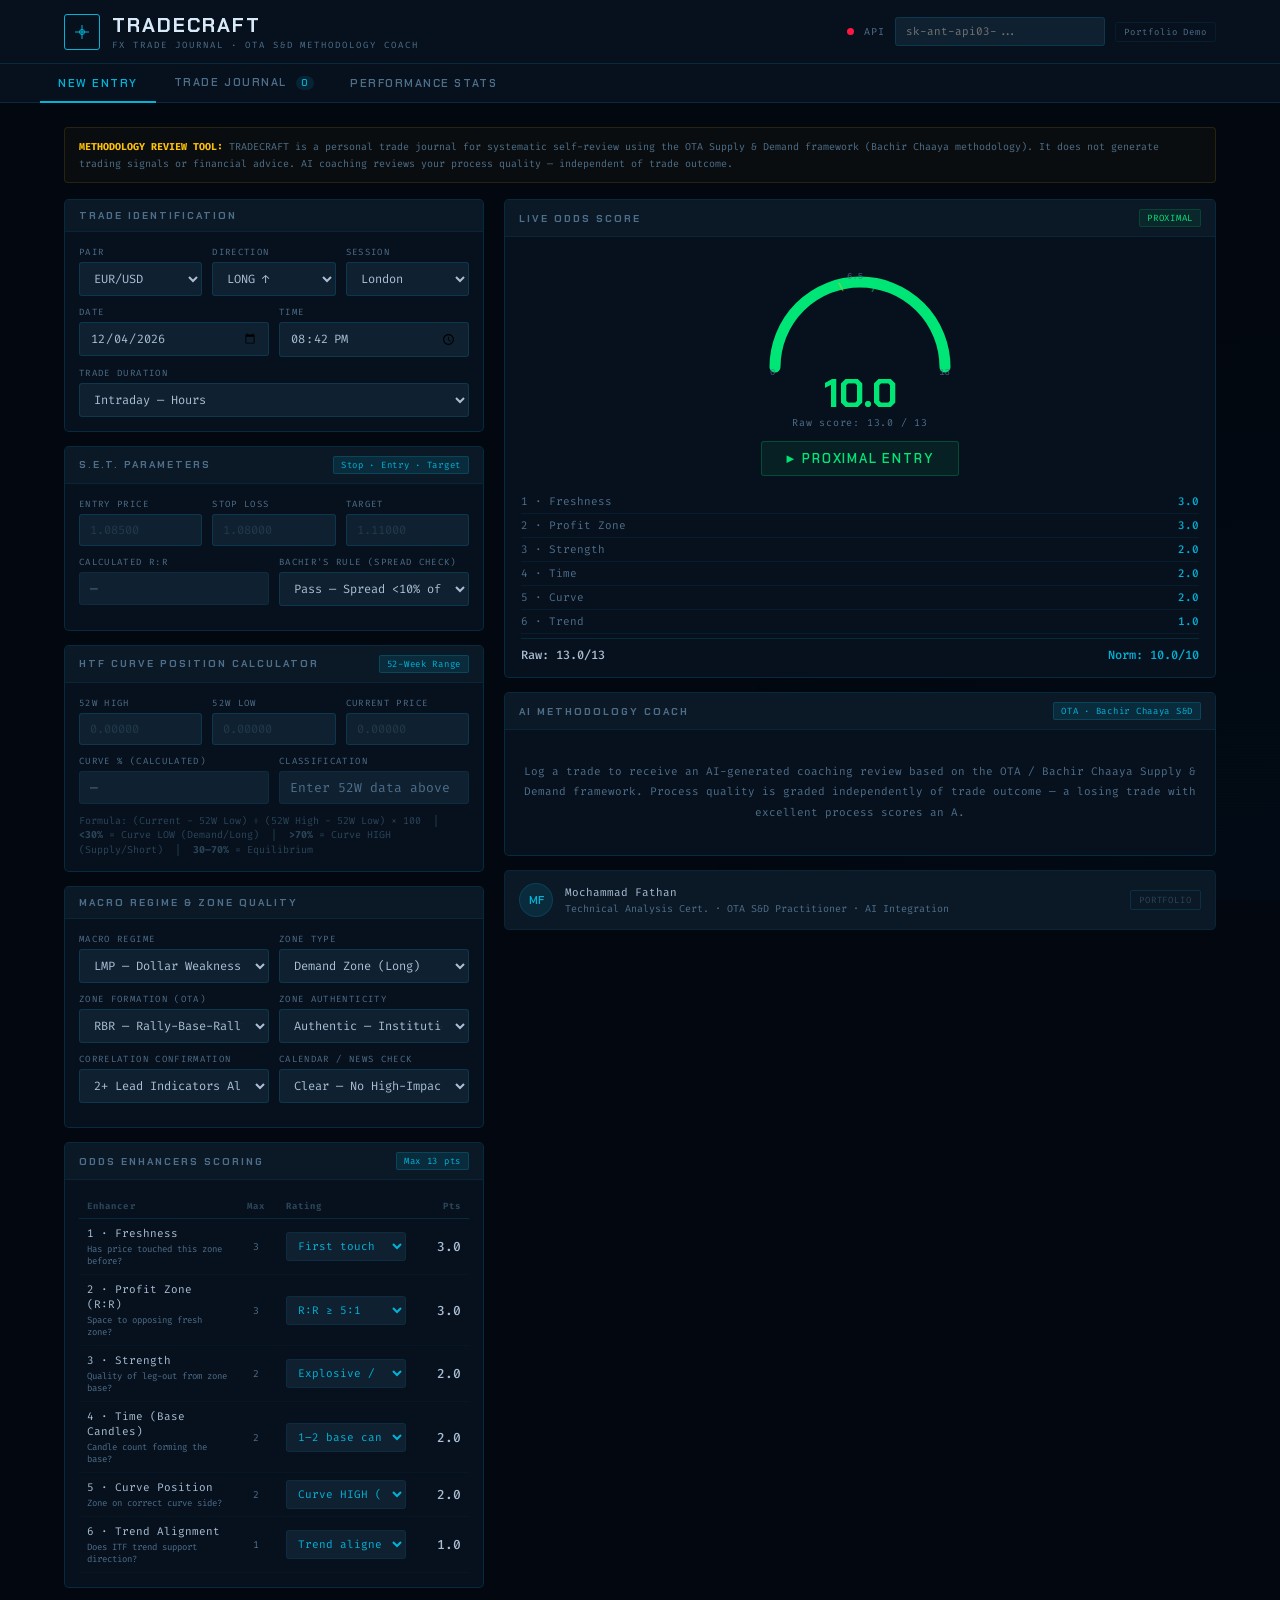
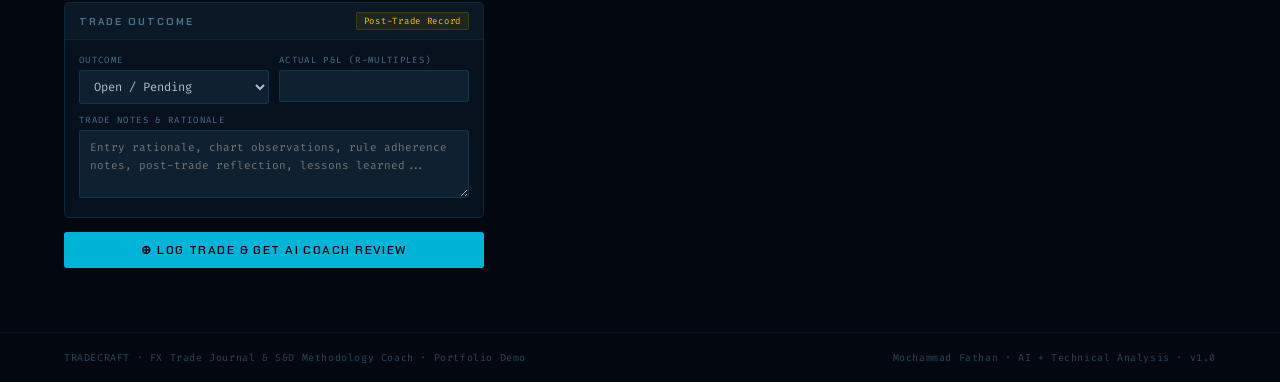
<file: tradecraft.html>
<!DOCTYPE html>
<html lang="en">
<head>
<meta charset="UTF-8">
<meta name="viewport" content="width=device-width, initial-scale=1.0">
<title>TRADECRAFT — FX Trade Journal & S&D Coach</title>
<link href="https://fonts.googleapis.com/css2?family=Chakra+Petch:ital,wght@0,300;0,500;0,600;0,700;1,400&family=Fira+Code:wght@300;400;500&display=swap" rel="stylesheet">
<style>
*{margin:0;padding:0;box-sizing:border-box}
:root{
  --bg:#030810;--s1:#07101d;--s2:#0b1826;--s3:#0f2030;--s4:#132638;
  --border:rgba(0,168,210,0.09);--border2:rgba(0,168,210,0.18);
  --cyan:#00b4d8;--cyan2:rgba(0,180,216,0.12);
  --green:#00e676;--green2:rgba(0,230,118,0.08);
  --red:#ff1744;--red2:rgba(255,23,68,0.08);
  --gold:#ffc107;--gold2:rgba(255,193,7,0.08);
  --orange:#ff9100;
  --text:#aabfd4;--text2:#4e6f8a;--text3:#2a4558;
}
html{scroll-behavior:smooth}
body{background:var(--bg);color:var(--text);font-family:'Fira Code',monospace;min-height:100vh;overflow-x:hidden}
body::before{content:'';position:fixed;inset:0;
  background:repeating-linear-gradient(0deg,transparent,transparent 2px,rgba(0,168,210,0.01)3px,rgba(0,168,210,0.01)3px);
  pointer-events:none;z-index:0}
body::after{content:'';position:fixed;bottom:0;right:0;
  width:600px;height:600px;
  background:radial-gradient(ellipse at bottom right,rgba(0,100,160,0.04) 0%,transparent 70%);
  pointer-events:none;z-index:0}
.z1{position:relative;z-index:1}
.wrap{max-width:1200px;margin:0 auto;padding:0 24px}

/* ─── HEADER ─── */
header{background:var(--s1);border-bottom:1px solid var(--border2);padding:12px 0;position:sticky;top:0;z-index:100}
.hdr{display:flex;align-items:center;justify-content:space-between;gap:16px}
.logo{display:flex;align-items:center;gap:12px}
.logo-icon{position:relative;width:36px;height:36px;border:1.5px solid var(--cyan);border-radius:3px;display:grid;place-items:center;flex-shrink:0}
.logo-icon::before,.logo-icon::after{content:'';position:absolute;background:var(--cyan)}
.logo-icon::before{width:14px;height:1px;top:50%;left:50%;transform:translate(-50%,-50%)}
.logo-icon::after{width:1px;height:14px;top:50%;left:50%;transform:translate(-50%,-50%)}
.logo-ring{width:6px;height:6px;border-radius:50%;border:1.5px solid var(--cyan);position:absolute;top:50%;left:50%;transform:translate(-50%,-50%);z-index:1}
.logo-name{font-family:'Chakra Petch',sans-serif;font-weight:700;font-size:20px;letter-spacing:0.1em;color:#d8eaf8}
.logo-caption{font-size:9px;color:var(--text2);letter-spacing:0.22em;text-transform:uppercase;margin-top:1px}
.hdr-right{display:flex;align-items:center;gap:10px}
.api-dot{width:7px;height:7px;border-radius:50%;background:var(--red);transition:background .3s;flex-shrink:0}
.api-dot.on{background:var(--green)}
.api-lbl{font-size:10px;color:var(--text2);letter-spacing:0.1em}
#apiKeyInput{background:var(--s3);border:1px solid var(--border2);border-radius:3px;color:var(--text);font-family:'Fira Code',monospace;font-size:11px;padding:6px 10px;outline:none;width:210px;transition:border-color .2s}
#apiKeyInput:focus{border-color:var(--cyan)}
.hdr-badge{font-size:9px;color:var(--text2);border:1px solid var(--border);padding:3px 8px;border-radius:2px;letter-spacing:0.1em;white-space:nowrap}

/* ─── TABS ─── */
.tabs-bar{background:var(--s1);border-bottom:1px solid var(--border2);padding:0 24px}
.tabs-inner{max-width:1200px;margin:0 auto;display:flex;gap:0}
.tbtn{font-family:'Chakra Petch',sans-serif;font-weight:600;font-size:11px;letter-spacing:0.14em;text-transform:uppercase;color:var(--text2);padding:11px 18px;background:none;border:none;cursor:pointer;border-bottom:2px solid transparent;transition:all .2s;margin-bottom:-1px}
.tbtn.on{color:var(--cyan);border-bottom-color:var(--cyan)}
.tbtn:hover:not(.on){color:var(--text)}
.tc{display:inline-block;font-size:9px;padding:1px 5px;border-radius:10px;background:var(--cyan2);color:var(--cyan);margin-left:5px}

/* ─── TAB PANELS ─── */
.tpanel{display:none;padding:24px 0 64px}
.tpanel.on{display:block}

/* ─── PANEL ─── */
.panel{background:var(--s1);border:1px solid var(--border2);border-radius:5px;overflow:hidden;margin-bottom:14px}
.phdr{background:var(--s2);border-bottom:1px solid var(--border);padding:9px 14px;display:flex;align-items:center;gap:8px}
.phdr h3{font-family:'Chakra Petch',sans-serif;font-size:10px;letter-spacing:0.2em;text-transform:uppercase;color:var(--text2)}
.phdr-r{margin-left:auto}
.ptag{font-size:9px;padding:2px 7px;border-radius:2px;letter-spacing:0.08em}
.pt-c{background:var(--cyan2);color:var(--cyan);border:1px solid rgba(0,180,216,0.2)}
.pt-g{background:var(--green2);color:var(--green);border:1px solid rgba(0,230,118,0.15)}
.pt-r{background:var(--red2);color:var(--red);border:1px solid rgba(255,23,68,0.15)}
.pt-o{background:var(--gold2);color:var(--gold);border:1px solid rgba(255,193,7,0.15)}
.pb{padding:14px}

/* ─── ENTRY LAYOUT ─── */
.entry-grid{display:grid;grid-template-columns:420px 1fr;gap:20px;align-items:start}
@media(max-width:900px){.entry-grid{grid-template-columns:1fr}}

/* ─── FORM ─── */
.frow{display:grid;gap:10px;margin-bottom:10px}
.f2{grid-template-columns:1fr 1fr}
.f3{grid-template-columns:1fr 1fr 1fr}
.fld label{font-size:9px;color:var(--text2);letter-spacing:0.15em;text-transform:uppercase;display:block;margin-bottom:4px}
.fld input,.fld select{width:100%;background:var(--s3);border:1px solid var(--border2);border-radius:3px;color:var(--text);font-family:'Fira Code',monospace;font-size:12px;padding:7px 10px;outline:none;transition:border-color .2s,background .2s}
.fld input:focus,.fld select:focus{border-color:var(--cyan);background:var(--s4)}
.fld input::placeholder{color:var(--text3);opacity:0.7}
.fld select option{background:var(--s2);color:var(--text)}
.computed{font-size:13px;padding:7px 10px;background:var(--s3);border:1px solid var(--border);border-radius:3px;min-height:32px;display:flex;align-items:center;font-family:'Fira Code',monospace}
.fnote{font-size:10px;color:var(--text3);margin-top:3px;line-height:1.45}

/* ─── ODDS ENHANCERS ─── */
.oe-tbl{width:100%;border-collapse:collapse}
.oe-tbl th{font-size:9px;color:var(--text3);letter-spacing:0.12em;text-align:left;padding:6px 8px;border-bottom:1px solid var(--border2)}
.oe-tbl td{padding:7px 8px;border-bottom:1px solid rgba(0,168,210,0.04);vertical-align:middle}
.oe-name{font-size:11px;color:var(--text)}
.oe-sub{font-size:9px;color:var(--text2);margin-top:2px}
.oe-sel{width:100%;background:var(--s3);border:1px solid var(--border);border-radius:3px;color:var(--cyan);font-family:'Fira Code',monospace;font-size:11px;padding:5px 7px;outline:none;cursor:pointer}
.oe-sel:focus{border-color:var(--cyan)}
.oe-sel option{background:var(--s2);color:var(--text)}
.oe-pts{font-size:13px;font-weight:500;text-align:right;padding-right:4px}
.oe-max{font-size:10px;color:var(--text2);text-align:center}

/* ─── GAUGE ─── */
.gauge-area{display:flex;flex-direction:column;align-items:center;padding:20px 16px 14px}
#gsvg{display:block}
.g-score{font-family:'Chakra Petch',sans-serif;font-weight:700;font-size:40px;line-height:1;text-align:center;margin-top:-4px;transition:color .4s}
.g-raw{font-size:10px;color:var(--text2);text-align:center;margin:3px 0 12px;letter-spacing:0.08em}
.dec-badge{font-family:'Chakra Petch',sans-serif;font-weight:600;font-size:13px;letter-spacing:0.14em;padding:8px 24px;border-radius:3px;text-align:center;margin-bottom:14px;transition:all .3s}
.db-prox{background:rgba(0,230,118,0.08);color:var(--green);border:1px solid rgba(0,230,118,0.22)}
.db-conf{background:rgba(255,193,7,0.08);color:var(--gold);border:1px solid rgba(255,193,7,0.22)}
.db-nt{background:rgba(255,23,68,0.08);color:var(--red);border:1px solid rgba(255,23,68,0.22)}
.bdown{width:100%}
.brow{display:flex;justify-content:space-between;align-items:center;padding:4px 0;border-bottom:1px solid var(--border);font-size:11px}
.brow:last-child{border-bottom:none}
.bname{color:var(--text2)}
.bval{font-weight:500;color:var(--cyan)}
.btotal{display:flex;justify-content:space-between;padding:8px 0 0;font-size:12px;font-weight:500;border-top:1px solid var(--border2);margin-top:4px}
.braw{color:var(--text)}
.bnorm{color:var(--cyan)}

/* ─── COACH ─── */
.coach-ph{padding:32px 16px;text-align:center;font-size:11px;color:var(--text2);line-height:1.85}
.coach-loading{padding:32px;text-align:center}
.cspin{width:22px;height:22px;border:2px solid var(--border2);border-top-color:var(--cyan);border-radius:50%;animation:spin .7s linear infinite;margin:0 auto 10px}
@keyframes spin{to{transform:rotate(360deg)}}
.coach-body{padding:16px}
.coach-top{display:flex;align-items:baseline;gap:14px;margin-bottom:10px}
.coach-grade{font-family:'Chakra Petch',sans-serif;font-weight:700;font-size:36px;line-height:1}
.coach-verdict{font-size:12px;line-height:1.85;border-left:3px solid var(--cyan);padding-left:13px;margin-bottom:14px;color:var(--text)}
.csec-title{font-size:9px;color:var(--text2);letter-spacing:0.18em;text-transform:uppercase;margin-bottom:6px;display:flex;align-items:center;gap:8px}
.csec-title::after{content:'';flex:1;height:1px;background:var(--border)}
.csec{margin-bottom:12px}
.rule-row{display:flex;gap:8px;align-items:flex-start;margin-bottom:5px;font-size:11px;line-height:1.65;color:var(--text)}
.ri{flex-shrink:0;margin-top:1px;font-size:13px}
.ri.pass{color:var(--green)}
.ri.fail{color:var(--red)}
.ri.warn{color:var(--gold)}
.cpt{background:var(--s3);border:1px solid var(--border);border-radius:3px;padding:9px 12px;margin-bottom:6px;font-size:11px;line-height:1.7;color:var(--text)}
.mnote{background:rgba(0,180,216,0.04);border:1px solid var(--border2);border-radius:3px;padding:10px 13px;font-size:11px;line-height:1.7;color:var(--text);margin-top:4px}

/* ─── BUTTONS ─── */
.btn{font-family:'Chakra Petch',sans-serif;font-weight:600;font-size:11px;letter-spacing:0.12em;text-transform:uppercase;padding:10px 16px;border-radius:3px;cursor:pointer;transition:all .2s;border:none;display:inline-flex;align-items:center;justify-content:center;gap:8px}
.btn-main{background:var(--cyan);color:#030810;width:100%;font-size:12px}
.btn-main:hover{opacity:0.85;transform:translateY(-1px)}
.btn-main:disabled{opacity:0.35;cursor:not-allowed;transform:none}
.btn-sm{font-family:'Chakra Petch',sans-serif;font-size:9px;letter-spacing:0.1em;text-transform:uppercase;padding:4px 10px;border-radius:2px;cursor:pointer;border:1px solid var(--border2);background:transparent;color:var(--text2);transition:all .2s}
.btn-sm:hover{border-color:var(--red);color:var(--red)}

/* ─── JOURNAL ─── */
.jtbl{width:100%;border-collapse:collapse;font-size:11px}
.jtbl th{font-size:9px;color:var(--text3);letter-spacing:0.1em;text-align:left;padding:8px 10px;border-bottom:1px solid var(--border2)}
.jtbl td{padding:8px 10px;border-bottom:1px solid var(--border);vertical-align:middle}
.jtbl tr:hover td{background:rgba(0,168,210,0.025)}
.pname{font-family:'Chakra Petch',sans-serif;font-weight:600;font-size:12px;color:#d8eaf8;letter-spacing:0.05em}
.d-long{color:var(--green)}
.d-short{color:var(--red)}
.o-win{color:var(--green)}
.o-loss{color:var(--red)}
.o-be{color:var(--text2)}
.o-open{color:var(--cyan)}
.spill{display:inline-block;padding:2px 7px;border-radius:2px;font-size:10px;font-weight:500}
.sp-px{background:rgba(0,230,118,0.1);color:var(--green)}
.sp-cf{background:rgba(255,193,7,0.1);color:var(--gold)}
.sp-nt{background:rgba(255,23,68,0.1);color:var(--red)}
.empty-st{padding:48px;text-align:center;color:var(--text2);font-size:11px;line-height:1.8}

/* ─── STATS ─── */
.stat-grid{display:grid;grid-template-columns:repeat(auto-fit,minmax(155px,1fr));gap:12px;margin-bottom:20px}
.sc{background:var(--s1);border:1px solid var(--border2);border-radius:5px;padding:15px}
.sc-lbl{font-size:9px;color:var(--text2);letter-spacing:0.18em;text-transform:uppercase;margin-bottom:8px}
.sc-val{font-family:'Chakra Petch',sans-serif;font-weight:700;font-size:26px;line-height:1}
.sc-sub{font-size:10px;color:var(--text2);margin-top:4px}
.dist-row{display:grid;grid-template-columns:repeat(3,1fr);gap:12px;margin-bottom:20px}
.dc{background:var(--s1);border:1px solid var(--border2);border-radius:5px;padding:14px;text-align:center}
.dc-n{font-family:'Chakra Petch',sans-serif;font-weight:700;font-size:22px;line-height:1;margin-bottom:4px}
.dc-l{font-size:10px;color:var(--text2)}
.ptbl{width:100%;border-collapse:collapse;font-size:11px}
.ptbl th{font-size:9px;color:var(--text3);letter-spacing:0.1em;padding:6px 10px;border-bottom:1px solid var(--border2);text-align:left}
.ptbl td{padding:7px 10px;border-bottom:1px solid var(--border)}

/* ─── DISCLAIMER ─── */
.disc{background:rgba(255,193,7,0.03);border:1px solid rgba(255,193,7,0.12);border-radius:4px;padding:10px 14px;margin-bottom:16px;font-size:10px;color:var(--text2);line-height:1.7}
.disc b{color:var(--gold)}

/* ─── FOOTER ─── */
footer{border-top:1px solid var(--border);padding:18px 0}
.fi{display:flex;align-items:center;justify-content:space-between;font-size:10px;color:var(--text3);letter-spacing:0.06em}
</style>
</head>
<body>
<div class="z1">

<!-- HEADER -->
<header>
  <div class="wrap hdr">
    <div class="logo">
      <div class="logo-icon"><div class="logo-ring"></div></div>
      <div>
        <div class="logo-name">TRADECRAFT</div>
        <div class="logo-caption">FX Trade Journal · OTA S&amp;D Methodology Coach</div>
      </div>
    </div>
    <div class="hdr-right">
      <span class="api-dot" id="apiDot"></span>
      <span class="api-lbl">API</span>
      <input type="password" id="apiKeyInput" placeholder="sk-ant-api03-..." oninput="toggleDot()">
      <span class="hdr-badge">Portfolio Demo</span>
    </div>
  </div>
</header>

<!-- TABS -->
<div class="tabs-bar">
  <div class="tabs-inner">
    <button class="tbtn on" onclick="sw(event,'entry')">New Entry</button>
    <button class="tbtn" onclick="sw(event,'journal')">Trade Journal <span class="tc" id="jCount">0</span></button>
    <button class="tbtn" onclick="sw(event,'stats')">Performance Stats</button>
  </div>
</div>

<div class="wrap z1">

<!-- ─────────── TAB: NEW ENTRY ─────────── -->
<div class="tpanel on" id="tp-entry">
  <div class="disc">
    <b>METHODOLOGY REVIEW TOOL:</b> TRADECRAFT is a personal trade journal for systematic self-review using the OTA Supply &amp; Demand framework (Bachir Chaaya methodology). It does not generate trading signals or financial advice. AI coaching reviews your process quality — independent of trade outcome.
  </div>
  <div class="entry-grid">

    <!-- LEFT: FORM -->
    <div>
      <!-- Trade ID -->
      <div class="panel">
        <div class="phdr"><h3>Trade Identification</h3></div>
        <div class="pb">
          <div class="frow f3">
            <div class="fld"><label>Pair</label>
              <select id="pair"><option>EUR/USD</option><option>GBP/USD</option><option>USD/JPY</option><option>AUD/USD</option><option>NZD/USD</option><option>USD/CAD</option><option>USD/CHF</option><option>EUR/GBP</option><option>EUR/JPY</option><option>GBP/JPY</option><option>AUD/JPY</option><option>XAU/USD</option></select></div>
            <div class="fld"><label>Direction</label>
              <select id="dir" onchange="syncZone()"><option value="LONG">LONG ↑</option><option value="SHORT">SHORT ↓</option></select></div>
            <div class="fld"><label>Session</label>
              <select id="sess"><option>London</option><option>New York</option><option>Asia</option><option>Sydney</option><option>Overlap</option></select></div>
          </div>
          <div class="frow f2">
            <div class="fld"><label>Date</label><input type="date" id="tdate"></div>
            <div class="fld"><label>Time</label><input type="time" id="ttime"></div>
          </div>
          <div class="fld"><label>Trade Duration</label>
            <select id="dur"><option>Intraday — Hours</option><option>Swing — Days</option><option>Position — Weeks</option><option>Strategic — Months</option></select></div>
        </div>
      </div>

      <!-- S.E.T. -->
      <div class="panel">
        <div class="phdr"><h3>S.E.T. Parameters</h3><span class="ptag pt-c phdr-r">Stop · Entry · Target</span></div>
        <div class="pb">
          <div class="frow f3">
            <div class="fld"><label>Entry Price</label><input type="number" id="entry" step="0.00001" placeholder="1.08500" oninput="calcRR()"></div>
            <div class="fld"><label>Stop Loss</label><input type="number" id="sl" step="0.00001" placeholder="1.08000" oninput="calcRR()"></div>
            <div class="fld"><label>Target</label><input type="number" id="tp" step="0.00001" placeholder="1.11000" oninput="calcRR()"></div>
          </div>
          <div class="frow f2">
            <div class="fld"><label>Calculated R:R</label>
              <div class="computed"><span id="rrVal" style="color:var(--text2)">—</span></div></div>
            <div class="fld"><label>Bachir's Rule (Spread Check)</label>
              <select id="bachir"><option value="ok">Pass — Spread &lt;10% of zone width</option><option value="fail">Fail — Spread ≥10% of zone width</option></select></div>
          </div>
        </div>
      </div>

      <!-- Curve Calculator -->
      <div class="panel">
        <div class="phdr"><h3>HTF Curve Position Calculator</h3><span class="ptag pt-c phdr-r">52-Week Range</span></div>
        <div class="pb">
          <div class="frow f3">
            <div class="fld"><label>52W High</label><input type="number" id="wkH" step="0.00001" placeholder="0.00000" oninput="calcCurve()"></div>
            <div class="fld"><label>52W Low</label><input type="number" id="wkL" step="0.00001" placeholder="0.00000" oninput="calcCurve()"></div>
            <div class="fld"><label>Current Price</label><input type="number" id="wkC" step="0.00001" placeholder="0.00000" oninput="calcCurve()"></div>
          </div>
          <div class="frow f2">
            <div class="fld"><label>Curve % (calculated)</label>
              <div class="computed"><span id="curveVal" style="color:var(--text2)">—</span></div></div>
            <div class="fld"><label>Classification</label>
              <div class="computed"><span id="curveCls" style="color:var(--text2)">Enter 52W data above</span></div></div>
          </div>
          <div class="fnote">Formula: (Current − 52W Low) ÷ (52W High − 52W Low) × 100 &nbsp;|&nbsp; <b>&lt;30%</b> = Curve LOW (Demand/Long) &nbsp;|&nbsp; <b>&gt;70%</b> = Curve HIGH (Supply/Short) &nbsp;|&nbsp; <b>30–70%</b> = Equilibrium</div>
        </div>
      </div>

      <!-- Macro & Zone Quality -->
      <div class="panel">
        <div class="phdr"><h3>Macro Regime &amp; Zone Quality</h3></div>
        <div class="pb">
          <div class="frow f2">
            <div class="fld"><label>Macro Regime</label>
              <select id="macro"><option>LMP — Dollar Weakness (Long AUD/EUR)</option><option>Risk-Off — Fear Bid (Long JPY/CHF)</option><option>TMP — Goldilocks (Caution on Longs)</option><option>Mixed / Transitional</option></select></div>
            <div class="fld"><label>Zone Type</label>
              <select id="ztype"><option value="Demand">Demand Zone (Long)</option><option value="Supply">Supply Zone (Short)</option></select></div>
          </div>
          <div class="frow f2">
            <div class="fld"><label>Zone Formation (OTA)</label>
              <select id="zform"><option>RBR — Rally-Base-Rally</option><option>DBD — Drop-Base-Drop</option><option>DBR — Drop-Base-Rally</option><option>RBD — Rally-Base-Drop</option></select></div>
            <div class="fld"><label>Zone Authenticity</label>
              <select id="zauth"><option value="authentic">Authentic — Institutional order flow</option><option value="non-authentic">Non-Authentic</option><option value="uncertain">Uncertain</option></select></div>
          </div>
          <div class="frow f2">
            <div class="fld"><label>Correlation Confirmation</label>
              <select id="corr"><option>2+ Lead Indicators Aligned ✓</option><option>1 Lead Indicator Aligned</option><option>Mixed — Divergence Present</option><option>Against Macro (Red Flag)</option></select></div>
            <div class="fld"><label>Calendar / News Check</label>
              <select id="news"><option value="clear">Clear — No High-Impact Events</option><option value="flagged">Flagged — Events Within 4H</option></select></div>
          </div>
        </div>
      </div>

      <!-- Odds Enhancers -->
      <div class="panel">
        <div class="phdr"><h3>Odds Enhancers Scoring</h3><span class="ptag pt-c phdr-r">Max 13 pts</span></div>
        <div class="pb">
          <table class="oe-tbl">
            <thead><tr><th style="width:40%">Enhancer</th><th style="width:11%;text-align:center">Max</th><th style="width:35%">Rating</th><th style="width:14%;text-align:right">Pts</th></tr></thead>
            <tbody>
              <tr>
                <td><div class="oe-name">1 · Freshness</div><div class="oe-sub">Has price touched this zone before?</div></td>
                <td class="oe-max">3</td>
                <td><select class="oe-sel" id="oe1" onchange="calcScore()">
                  <option value="3">First touch (Fresh)</option>
                  <option value="1.5">Light retrace &lt;20%</option>
                  <option value="0">Zone tested / used</option></select></td>
                <td class="oe-pts" id="oe1d">3.0</td></tr>
              <tr>
                <td><div class="oe-name">2 · Profit Zone (R:R)</div><div class="oe-sub">Space to opposing fresh zone?</div></td>
                <td class="oe-max">3</td>
                <td><select class="oe-sel" id="oe2" onchange="calcScore()">
                  <option value="3">R:R ≥ 5:1</option>
                  <option value="1.5">R:R ≥ 3:1</option>
                  <option value="0">R:R &lt; 3:1</option></select></td>
                <td class="oe-pts" id="oe2d">3.0</td></tr>
              <tr>
                <td><div class="oe-name">3 · Strength</div><div class="oe-sub">Quality of leg-out from zone base?</div></td>
                <td class="oe-max">2</td>
                <td><select class="oe-sel" id="oe3" onchange="calcScore()">
                  <option value="2">Explosive / Impulsive</option>
                  <option value="1">Moderate</option>
                  <option value="0">Weak / Gradual</option></select></td>
                <td class="oe-pts" id="oe3d">2.0</td></tr>
              <tr>
                <td><div class="oe-name">4 · Time (Base Candles)</div><div class="oe-sub">Candle count forming the base?</div></td>
                <td class="oe-max">2</td>
                <td><select class="oe-sel" id="oe4" onchange="calcScore()">
                  <option value="2">1–2 base candles</option>
                  <option value="1">3–5 base candles</option>
                  <option value="0">6+ candles (compress TF)</option></select></td>
                <td class="oe-pts" id="oe4d">2.0</td></tr>
              <tr>
                <td><div class="oe-name">5 · Curve Position</div><div class="oe-sub">Zone on correct curve side?</div></td>
                <td class="oe-max">2</td>
                <td><select class="oe-sel" id="oe5" onchange="calcScore()">
                  <option value="2">Curve HIGH (Supply) / LOW (Demand)</option>
                  <option value="1">Equilibrium zone</option>
                  <option value="0">Wrong side of curve</option></select></td>
                <td class="oe-pts" id="oe5d">2.0</td></tr>
              <tr>
                <td><div class="oe-name">6 · Trend Alignment</div><div class="oe-sub">Does ITF trend support direction?</div></td>
                <td class="oe-max">1</td>
                <td><select class="oe-sel" id="oe6" onchange="calcScore()">
                  <option value="1">Trend aligned (HL/HH or LH/LL)</option>
                  <option value="0.5">Sideways / Ranging</option>
                  <option value="0">Counter-trend</option></select></td>
                <td class="oe-pts" id="oe6d">1.0</td></tr>
            </tbody>
          </table>
        </div>
      </div>

      <!-- Outcome -->
      <div class="panel">
        <div class="phdr"><h3>Trade Outcome</h3><span class="ptag pt-o phdr-r">Post-Trade Record</span></div>
        <div class="pb">
          <div class="frow f2">
            <div class="fld"><label>Outcome</label>
              <select id="outcome"><option value="OPEN">Open / Pending</option><option value="WIN">Win ✓</option><option value="LOSS">Loss ✗</option><option value="BREAKEVEN">Breakeven ~</option></select></div>
            <div class="fld"><label>Actual P&amp;L (R-multiples)</label>
              <input type="number" id="pnlR" step="0.1" placeholder="e.g. 4.8 or -1.0"></div>
          </div>
          <div class="fld" style="margin-top:10px"><label>Trade Notes &amp; Rationale</label>
            <textarea id="notes" style="width:100%;background:var(--s3);border:1px solid var(--border2);border-radius:3px;color:var(--text);font-family:'Fira Code',monospace;font-size:11px;padding:8px 10px;outline:none;resize:vertical;min-height:68px;line-height:1.6;transition:border-color .2s" placeholder="Entry rationale, chart observations, rule adherence notes, post-trade reflection, lessons learned..."></textarea></div>
        </div>
      </div>

      <button class="btn btn-main" id="logBtn" onclick="logTrade()">⊕ Log Trade &amp; Get AI Coach Review</button>
    </div>

    <!-- RIGHT: GAUGE + COACH -->
    <div>
      <!-- Live Score Gauge -->
      <div class="panel">
        <div class="phdr"><h3>Live Odds Score</h3><span class="ptag pt-c phdr-r" id="entryTag">PROXIMAL</span></div>
        <div class="gauge-area">
          <svg id="gsvg" viewBox="0 0 200 120" width="200" height="120">
            <path d="M15,110 A85,85,0,0,1,185,110" fill="none" stroke="rgba(0,168,210,0.1)" stroke-width="11" stroke-linecap="round"/>
            <path id="gFill" d="M15,110 A85,85,0,0,1,185,110" fill="none" stroke="#00e676" stroke-width="11" stroke-linecap="round" stroke-dasharray="266.9" stroke-dashoffset="0" style="transition:all .4s ease"/>
            <text x="10" y="118" font-size="9" fill="rgba(78,111,138,0.8)" font-family="monospace">0</text>
            <text x="95" y="22" font-size="9" fill="rgba(78,111,138,0.8)" text-anchor="middle" font-family="monospace">6.5</text>
            <text x="190" y="118" font-size="9" fill="rgba(78,111,138,0.8)" text-anchor="end" font-family="monospace">13</text>
            <line id="m7" x1="79" y1="26" x2="83" y2="34" stroke="rgba(255,193,7,0.45)" stroke-width="1.5"/>
            <line id="m9" x1="116" y1="27" x2="112" y2="35" stroke="rgba(0,230,118,0.45)" stroke-width="1.5"/>
          </svg>
          <div class="g-score" id="gScore" style="color:var(--green)">10.0</div>
          <div class="g-raw">Raw score: <span id="gRaw">13.0</span> / 13</div>
          <div class="dec-badge db-prox" id="decBadge">▶ PROXIMAL ENTRY</div>
          <div class="bdown">
            <div class="brow"><span class="bname">1 · Freshness</span><span class="bval" id="b1">3.0</span></div>
            <div class="brow"><span class="bname">2 · Profit Zone</span><span class="bval" id="b2">3.0</span></div>
            <div class="brow"><span class="bname">3 · Strength</span><span class="bval" id="b3">2.0</span></div>
            <div class="brow"><span class="bname">4 · Time</span><span class="bval" id="b4">2.0</span></div>
            <div class="brow"><span class="bname">5 · Curve</span><span class="bval" id="b5">2.0</span></div>
            <div class="brow"><span class="bname">6 · Trend</span><span class="bval" id="b6">1.0</span></div>
            <div class="btotal"><span class="braw" id="braw">Raw: 13.0/13</span><span class="bnorm" id="bnorm">Norm: 10.0/10</span></div>
          </div>
        </div>
      </div>

      <!-- AI Coach -->
      <div class="panel">
        <div class="phdr"><h3>AI Methodology Coach</h3><span class="ptag pt-c phdr-r">OTA · Bachir Chaaya S&amp;D</span></div>
        <div id="coachOut">
          <div class="coach-ph">Log a trade to receive an AI-generated coaching review based on the OTA / Bachir Chaaya Supply &amp; Demand framework. Process quality is graded independently of trade outcome — a losing trade with excellent process scores an A.</div>
        </div>
      </div>

      <!-- Author Card -->
      <div style="background:var(--s2);border:1px solid var(--border);border-radius:5px;padding:12px 14px;display:flex;align-items:center;gap:12px">
        <div style="width:34px;height:34px;border-radius:50%;background:var(--cyan2);border:1px solid var(--border2);display:grid;place-items:center;font-family:'Chakra Petch',sans-serif;font-weight:600;font-size:11px;color:var(--cyan);flex-shrink:0">MF</div>
        <div style="flex:1">
          <div style="font-size:11px;color:var(--text);margin-bottom:2px">Mochammad Fathan</div>
          <div style="font-size:10px;color:var(--text2)">Technical Analysis Cert. · OTA S&amp;D Practitioner · AI Integration</div>
        </div>
        <span style="font-size:9px;border:1px solid var(--border2);padding:3px 8px;border-radius:2px;color:var(--text3);letter-spacing:0.1em">PORTFOLIO</span>
      </div>
    </div>
  </div>
</div><!-- /tp-entry -->

<!-- ─────────── TAB: JOURNAL ─────────── -->
<div class="tpanel" id="tp-journal">
  <div class="disc"><b>TRADE LOG:</b> A structured record of trades reviewed against the OTA S&amp;D methodology. Odds Enhancer score and AI process grade are tracked independently of outcome — consistent with the principle that systematic process produces long-term edge.</div>
  <div class="panel">
    <div class="phdr"><h3>Logged Trades</h3>
      <div class="phdr-r"><button class="btn-sm" onclick="clearAll()">Clear All</button></div></div>
    <div id="jContent">
      <div class="empty-st"><div style="font-size:22px;opacity:0.15;margin-bottom:8px">◎</div>No trades logged yet. Use the New Entry tab to begin.</div>
    </div>
  </div>
</div>

<!-- ─────────── TAB: STATS ─────────── -->
<div class="tpanel" id="tp-stats">
  <div id="statsContent">
    <div class="panel empty-st" style="padding:48px;text-align:center"><div style="font-size:22px;opacity:0.15;margin-bottom:8px">◎</div><div style="font-size:11px;color:var(--text2);line-height:1.85">Log at least one trade to see performance statistics.<br>Stats track process quality independently of outcome.</div></div>
  </div>
</div>

</div><!-- /wrap -->

<footer>
  <div class="wrap fi">
    <span>TRADECRAFT · FX Trade Journal & S&amp;D Methodology Coach · Portfolio Demo</span>
    <span>Mochammad Fathan · AI + Technical Analysis · v1.0</span>
  </div>
</footer>

</div><!-- /z1 -->

<script>
// ── HELPERS ──────────────────────────────────────────────────────────────
const g=id=>document.getElementById(id);
const gv=id=>parseFloat(g(id)?.value)||0;
const gs=id=>g(id)?.value?.trim()||'';

// ── API DOT ──────────────────────────────────────────────────────────────
function toggleDot(){
  const k=gs('apiKeyInput');
  const d=g('apiDot');
  d.className=k.length>20?'api-dot on':'api-dot';
}

// ── TABS ─────────────────────────────────────────────────────────────────
function sw(e,tab){
  document.querySelectorAll('.tbtn').forEach(b=>b.classList.remove('on'));
  document.querySelectorAll('.tpanel').forEach(p=>p.classList.remove('on'));
  e.target.classList.add('on');
  g('tp-'+tab).classList.add('on');
  if(tab==='journal')loadJournal();
  if(tab==='stats')loadStats();
}

// ── SYNC ZONE TYPE TO DIRECTION ──────────────────────────────────────────
function syncZone(){
  g('ztype').value=gs('dir')==='LONG'?'Demand':'Supply';
}

// ── R:R CALCULATOR ───────────────────────────────────────────────────────
function calcRR(){
  const e=gv('entry'),sl=gv('sl'),tp=gv('tp');
  if(!e||!sl||!tp){g('rrVal').style.color='var(--text2)';g('rrVal').textContent='—';return;}
  const risk=Math.abs(e-sl),reward=Math.abs(tp-e);
  if(!risk){return;}
  const rr=(reward/risk).toFixed(2);
  g('rrVal').textContent=rr+':1';
  g('rrVal').style.color=rr>=5?'var(--green)':rr>=3?'var(--gold)':'var(--red)';
  // Auto-suggest OE2
  if(rr>=5)g('oe2').value='3';
  else if(rr>=3)g('oe2').value='1.5';
  else g('oe2').value='0';
  calcScore();
}

// ── CURVE CALCULATOR ─────────────────────────────────────────────────────
function calcCurve(){
  const hi=gv('wkH'),lo=gv('wkL'),cur=gv('wkC');
  if(!hi||!lo||!cur||hi===lo){
    g('curveVal').textContent='—'; g('curveCls').textContent='Enter 52W data above';
    g('curveCls').style.color='var(--text2)'; return;
  }
  const pct=((cur-lo)/(hi-lo)*100);
  g('curveVal').textContent=pct.toFixed(1)+'%';
  const dir=gs('dir');
  let cls,col,oe5v;
  if(pct>=70){cls='CURVE HIGH — SHORT bias';col='var(--red)';oe5v=(dir==='SHORT')?'2':'0';}
  else if(pct<=30){cls='CURVE LOW — LONG bias';col='var(--green)';oe5v=(dir==='LONG')?'2':'0';}
  else{cls='EQUILIBRIUM — Neutral';col='var(--gold)';oe5v='1';}
  g('curveCls').textContent=cls; g('curveCls').style.color=col;
  g('oe5').value=oe5v;
  calcScore();
}

// ── GAUGE UPDATE ─────────────────────────────────────────────────────────
function updateGauge(norm){
  const arc=266.9;
  const fill=norm>0?arc*(1-norm/10):arc;
  const fill_el=g('gFill');
  fill_el.style.strokeDashoffset=fill;
  const col=norm>=9?'#00e676':norm>=7?'#ffc107':'#ff1744';
  fill_el.style.stroke=norm>0?col:'rgba(0,168,210,0.06)';
  g('gScore').textContent=norm.toFixed(1);
  g('gScore').style.color=norm>0?col:'var(--text2)';
}

// ── CALC SCORE ────────────────────────────────────────────────────────────
function calcScore(){
  const vals=[1,2,3,4,5,6].map(i=>parseFloat(g('oe'+i)?.value)||0);
  const raw=vals.reduce((a,b)=>a+b,0);
  const norm=(raw/13)*10;
  vals.forEach((v,i)=>{
    g('oe'+(i+1)+'d').textContent=v.toFixed(1);
    g('b'+(i+1)).textContent=v.toFixed(1);
  });
  g('braw').textContent='Raw: '+raw.toFixed(1)+'/13';
  g('bnorm').textContent='Norm: '+norm.toFixed(1)+'/10';
  updateGauge(norm);
  // Decision badge
  let dec,dcls,etag,etcls;
  if(norm>=9){dec='▶ PROXIMAL ENTRY';dcls='dec-badge db-prox';etag='PROXIMAL';etcls='ptag pt-g';}
  else if(norm>=7){dec='◉ CONFIRM ENTRY';dcls='dec-badge db-conf';etag='CONFIRM';etcls='ptag pt-o';}
  else{dec='✕ NO TRADE';dcls='dec-badge db-nt';etag='NO TRADE';etcls='ptag pt-r';}
  const db=g('decBadge');
  db.textContent=dec; db.className=dcls;
  const et=g('entryTag');
  et.textContent=etag; et.className=etcls+' phdr-r';
  g('gRaw').textContent=raw.toFixed(1);
  return{vals,raw:parseFloat(raw.toFixed(2)),norm:parseFloat(norm.toFixed(2)),decision:etag};
}

// ── LOCAL STORAGE ─────────────────────────────────────────────────────────
function getTrades(){try{return JSON.parse(localStorage.getItem('tc_trades')||'[]');}catch{return[];}}
function saveTrades(t){localStorage.setItem('tc_trades',JSON.stringify(t));}
function updateCount(){g('jCount').textContent=getTrades().length;}
function clearAll(){if(confirm('Remove all logged trades? Cannot be undone.')){saveTrades([]);updateCount();loadJournal();}}
function delTrade(id){saveTrades(getTrades().filter(t=>t.id!==id));updateCount();loadJournal();}

// ── LOG TRADE ─────────────────────────────────────────────────────────────
function logTrade(){
  const key=gs('apiKeyInput');
  if(!key){alert('Enter your Anthropic API key in the header first.');return;}
  const{vals,raw,norm,decision}=calcScore();
  const trade={
    id:Date.now(),
    pair:gs('pair'),dir:gs('dir'),session:gs('sess'),
    date:gs('tdate'),time:gs('ttime'),duration:gs('dur'),
    entry:gv('entry'),sl:gv('sl'),tp:gv('tp'),rr:g('rrVal').textContent,
    bachir:gs('bachir'),
    wkH:gv('wkH'),wkL:gv('wkL'),wkC:gv('wkC'),
    curvePct:g('curveVal').textContent,
    curveCls:g('curveCls').textContent,
    macro:gs('macro'),ztype:gs('ztype'),zform:gs('zform'),zauth:gs('zauth'),
    corr:gs('corr'),news:gs('news'),
    oe:[...vals],rawScore:raw,normScore:norm,decision,
    outcome:gs('outcome'),pnlR:gv('pnlR'),notes:gs('notes'),
    aiReview:null,ts:new Date().toISOString()
  };
  const trades=getTrades();trades.unshift(trade);saveTrades(trades);updateCount();
  getCoach(trade,key);
}

// ── AI COACH ──────────────────────────────────────────────────────────────
async function getCoach(t,key){
  const btn=g('logBtn');
  btn.disabled=true;btn.textContent='⟳ Getting AI Review...';
  g('coachOut').innerHTML=`<div class="coach-loading"><div class="cspin"></div><div style="font-size:11px;color:var(--text2)">Reviewing against OTA S&D rules...<br><span style="opacity:0.55;font-size:10px">Checking compliance · Evaluating process quality · Generating coaching points</span></div></div>`;

  const prompt=`You are a certified OTA Supply & Demand trading coach using the Bachir Chaaya methodology. Review this trade journal entry and return structured coaching JSON only — no markdown, no preamble.

TRADE:
Pair: ${t.pair} | Direction: ${t.dir} | Session: ${t.session} | Duration: ${t.duration}
Date: ${t.date} ${t.time}
Entry: ${t.entry} | Stop: ${t.sl} | Target: ${t.tp} | R:R: ${t.rr}
Bachir's Rule (Spread Check): ${t.bachir}
52W High: ${t.wkH} | 52W Low: ${t.wkL} | Current: ${t.wkC}
Curve Position: ${t.curvePct} — ${t.curveCls}
Macro Regime: ${t.macro}
Zone: ${t.ztype} | Formation: ${t.zform} | Authenticity: ${t.zauth}
Correlation Confirmation: ${t.corr}
News/Calendar: ${t.news}
Odds Enhancers: [1-Freshness:${t.oe[0]}/3, 2-ProfitZone:${t.oe[1]}/3, 3-Strength:${t.oe[2]}/2, 4-Time:${t.oe[3]}/2, 5-Curve:${t.oe[4]}/2, 6-Trend:${t.oe[5]}/1]
Raw Score: ${t.rawScore}/13 | Normalized: ${t.normScore}/10 | Decision: ${t.decision}
Outcome: ${t.outcome} | P&L: ${t.pnlR}R
Notes: ${t.notes||'None'}

OTA Rules to evaluate:
1. Authentic + Fresh = Trade. Non-Authentic + Non-Fresh = No Trade (strict).
2. R:R must be ≥ 3:1. Bachir's Rule: if spread > 10% of zone width → abandon.
3. Score ≥ 9.0 → Proximal entry. 7.0–8.9 → Confirm entry. < 7.0 → No Trade.
4. Zone type must match direction: Demand for Long, Supply for Short.
5. Curve alignment: Long from Curve LOW (<30%), Short from Curve HIGH (>70%).
6. Equilibrium (30–70%): no action unless exceptional setup.
7. No high-impact news within 2–4 hours of entry.
8. 2+ lead indicators should confirm. Divergence = downgrade or skip.
9. HQ Zone = Fresh + Authentic + Explosive leg-out + ≤6 base candles + formed EU/US session.
10. Process quality scored independently of outcome.

Return ONLY this JSON:
{
  "process_grade": "<A+|A|A-|B+|B|B-|C+|C|C-|D|F>",
  "process_score": <0-100>,
  "verdict": "2-3 sentences on PROCESS quality, not outcome. Reference specific numbers.",
  "rule_checks": [
    {"rule": "Rule label", "status": "<PASS|FAIL|WARN>", "note": "specific note with data"}
  ],
  "strengths": ["specific strength with reference to actual trade data"],
  "coaching_points": [
    {"priority": "<HIGH|MEDIUM|LOW>", "title": "short title", "detail": "specific, actionable point referencing OTA rules and actual trade numbers"}
  ],
  "methodology_note": "One principle from Bachir Chaaya / OTA S&D that this trade illustrates or should have applied."
}
Provide 3-5 rule checks, 1-3 strengths, 2-4 coaching points. Reference actual data throughout.`;

  try{
    const res=await fetch('https://api.anthropic.com/v1/messages',{
      method:'POST',
      headers:{'Content-Type':'application/json','x-api-key':key,'anthropic-version':'2023-06-01','anthropic-dangerous-direct-browser-access':'true'},
      body:JSON.stringify({model:'claude-sonnet-4-20250514',max_tokens:1600,messages:[{role:'user',content:prompt}]})
    });
    if(!res.ok){const e=await res.json().catch(()=>({}));throw new Error(e.error?.message||`HTTP ${res.status}`);}
    const data=await res.json();
    const raw=data.content[0].text.trim().replace(/```json\s*/g,'').replace(/```\s*/g,'').trim();
    let r;try{r=JSON.parse(raw);}catch{const m=raw.match(/\{[\s\S]*\}/);r=m?JSON.parse(m[0]):{process_grade:'?',verdict:'Parse error. Trade saved.',rule_checks:[],strengths:[],coaching_points:[],methodology_note:''};}
    renderCoach(r,t);
    const trades=getTrades();const idx=trades.findIndex(x=>x.id===t.id);
    if(idx>-1){trades[idx].aiReview=r;saveTrades(trades);}
  }catch(err){
    g('coachOut').innerHTML=`<div style="padding:14px;font-size:11px;color:var(--red);line-height:1.7">⚠ Review error: ${err.message}<br><span style="opacity:0.6;font-size:10px">Trade was saved to journal. Check your API key and try again.</span></div>`;
  }
  btn.disabled=false;btn.innerHTML='⊕ Log Trade &amp; Get AI Coach Review';
}

function gcol(grade){
  if(!grade||grade==='?')return'var(--text2)';
  if(grade[0]==='A')return'var(--green)';
  if(grade[0]==='B')return'var(--cyan)';
  if(grade[0]==='C')return'var(--gold)';
  return'var(--red)';
}

function renderCoach(r,t){
  const gc=gcol(r.process_grade);
  const checks=(r.rule_checks||[]).map(c=>{
    const sym=c.status==='PASS'?'✓':c.status==='FAIL'?'✗':'⚠';
    const cls=c.status==='PASS'?'pass':c.status==='FAIL'?'fail':'warn';
    return`<div class="rule-row"><span class="ri ${cls}">${sym}</span><span><b>${c.rule}:</b> ${c.note}</span></div>`;
  }).join('');
  const strengths=(r.strengths||[]).map(s=>`<div class="rule-row"><span class="ri pass">✓</span><span>${s}</span></div>`).join('');
  const cpts=(r.coaching_points||[]).map(p=>{
    const pc=p.priority==='HIGH'?'var(--red)':p.priority==='MEDIUM'?'var(--gold)':'var(--cyan)';
    return`<div class="cpt"><b style="color:${pc}">[${p.priority}]</b> <b>${p.title}:</b> ${p.detail}</div>`;
  }).join('');

  g('coachOut').innerHTML=`<div class="coach-body">
    <div class="coach-top">
      <div class="coach-grade" style="color:${gc}">${r.process_grade||'?'}</div>
      <div>
        <div style="font-size:11px;color:var(--text2)">Process Quality Grade</div>
        <div style="font-size:10px;color:var(--text3)">${t.pair} · ${t.dir} · ${t.date}</div>
      </div>
      <div style="margin-left:auto;font-family:'Chakra Petch',sans-serif;font-size:22px;font-weight:700;color:${gc}">${r.process_score||0}/100</div>
    </div>
    <div class="coach-verdict">${r.verdict||''}</div>
    ${checks?`<div class="csec"><div class="csec-title">Rule Compliance</div>${checks}</div>`:''}
    ${strengths?`<div class="csec"><div class="csec-title">Process Strengths</div>${strengths}</div>`:''}
    ${cpts?`<div class="csec"><div class="csec-title">Coaching Points</div>${cpts}</div>`:''}
    ${r.methodology_note?`<div class="mnote"><b style="color:var(--cyan)">Methodology Principle:</b> ${r.methodology_note}</div>`:''}
  </div>`;
}

// ── JOURNAL ───────────────────────────────────────────────────────────────
function loadJournal(){
  const trades=getTrades();
  if(!trades.length){g('jContent').innerHTML=`<div class="empty-st"><div style="font-size:22px;opacity:0.15;margin-bottom:8px">◎</div>No trades logged yet.</div>`;return;}
  const rows=trades.map(t=>{
    const dc=t.dir==='LONG'?'d-long':'d-short';
    const dsym=t.dir==='LONG'?'↑':'↓';
    const oc=t.outcome==='WIN'?'o-win':t.outcome==='LOSS'?'o-loss':t.outcome==='OPEN'?'o-open':'o-be';
    const sc=t.normScore>=9?'sp-px':t.normScore>=7?'sp-cf':'sp-nt';
    const gr=t.aiReview?.process_grade||'—';
    const gc2=t.aiReview?gcol(gr):'var(--text2)';
    const pnl=t.pnlR?(t.pnlR>0?'+':'')+t.pnlR+'R':'—';
    const pnlc=t.pnlR>0?'var(--green)':t.pnlR<0?'var(--red)':'var(--text2)';
    return`<tr><td><span class="pname">${t.pair}</span></td><td class="${dc}">${dsym} ${t.dir}</td><td>${t.date||'—'}</td><td>${t.session}</td><td><span class="spill ${sc}">${t.normScore.toFixed(1)}</span></td><td class="${oc}">${t.outcome}</td><td style="color:${pnlc}">${pnl}</td><td style="color:${gc2};font-family:'Chakra Petch',sans-serif;font-weight:600">${gr}</td><td><button class="btn-sm" onclick="delTrade(${t.id})">Remove</button></td></tr>`;
  }).join('');
  g('jContent').innerHTML=`<div style="overflow-x:auto"><table class="jtbl"><thead><tr><th>Pair</th><th>Direction</th><th>Date</th><th>Session</th><th>Score</th><th>Outcome</th><th>P&L</th><th>Grade</th><th></th></tr></thead><tbody>${rows}</tbody></table></div>`;
}

// ── STATS ─────────────────────────────────────────────────────────────────
function loadStats(){
  const trades=getTrades();
  if(!trades.length){g('statsContent').innerHTML=`<div class="panel empty-st" style="padding:48px;text-align:center"><div style="font-size:22px;opacity:0.15;margin-bottom:8px">◎</div><div style="font-size:11px;color:var(--text2);line-height:1.85">Log at least one trade to see performance statistics.</div></div>`;return;}
  const closed=trades.filter(t=>t.outcome!=='OPEN');
  const wins=closed.filter(t=>t.outcome==='WIN');
  const losses=closed.filter(t=>t.outcome==='LOSS');
  const bes=closed.filter(t=>t.outcome==='BREAKEVEN');
  const wr=closed.length?(wins.length/closed.length*100).toFixed(1):'0.0';
  const avgNorm=(trades.reduce((a,b)=>a+b.normScore,0)/trades.length).toFixed(2);
  const totalPnl=closed.reduce((a,b)=>a+(b.pnlR||0),0).toFixed(2);
  const pxc=trades.filter(t=>t.decision==='PROXIMAL').length;
  const cfc=trades.filter(t=>t.decision==='CONFIRM').length;
  const ntc=trades.filter(t=>t.decision==='NO TRADE').length;
  const avgGrade=avgNorm>=9?'A':avgNorm>=8?'B+':avgNorm>=7?'B':avgNorm>=6?'C':'D';
  const agc=gcol(avgGrade);
  // Pair breakdown
  const pm={};
  trades.forEach(t=>{if(!pm[t.pair])pm[t.pair]={n:0,w:0,s:0};pm[t.pair].n++;if(t.outcome==='WIN')pm[t.pair].w++;pm[t.pair].s+=t.normScore;});
  const prows=Object.entries(pm).map(([p,d])=>`<tr><td style="font-family:'Chakra Petch',sans-serif;color:#d8eaf8;font-weight:600">${p}</td><td>${d.n}</td><td style="color:${d.w/d.n>=0.5?'var(--green)':'var(--red)'}">${(d.w/d.n*100).toFixed(0)}%</td><td style="color:var(--cyan)">${(d.s/d.n).toFixed(2)}</td></tr>`).join('');

  g('statsContent').innerHTML=`
  <div class="stat-grid">
    <div class="sc"><div class="sc-lbl">Total Trades</div><div class="sc-val" style="color:var(--cyan)">${trades.length}</div><div class="sc-sub">${closed.length} closed · ${trades.length-closed.length} open</div></div>
    <div class="sc"><div class="sc-lbl">Win Rate</div><div class="sc-val" style="color:${parseFloat(wr)>=50?'var(--green)':'var(--red)'}">${wr}%</div><div class="sc-sub">${wins.length}W · ${losses.length}L · ${bes.length}BE</div></div>
    <div class="sc"><div class="sc-lbl">Avg Process Score</div><div class="sc-val" style="color:${agc}">${avgNorm}</div><div class="sc-sub">Process Grade: ${avgGrade}</div></div>
    <div class="sc"><div class="sc-lbl">Total P&L</div><div class="sc-val" style="color:${parseFloat(totalPnl)>=0?'var(--green)':'var(--red)'}">${parseFloat(totalPnl)>0?'+':''}${totalPnl}R</div><div class="sc-sub">R-multiples, closed trades</div></div>
  </div>
  <div style="font-size:9px;color:var(--text2);letter-spacing:0.18em;text-transform:uppercase;margin-bottom:10px">Entry Method Distribution</div>
  <div class="dist-row">
    <div class="dc"><div class="dc-n" style="color:var(--green)">${pxc}</div><div class="dc-l">Proximal (≥9.0)</div></div>
    <div class="dc"><div class="dc-n" style="color:var(--gold)">${cfc}</div><div class="dc-l">Confirm (7.0–8.9)</div></div>
    <div class="dc"><div class="dc-n" style="color:var(--red)">${ntc}</div><div class="dc-l">No Trade (&lt;7.0)</div></div>
  </div>
  <div style="font-size:9px;color:var(--text2);letter-spacing:0.18em;text-transform:uppercase;margin-bottom:10px">Performance by Pair</div>
  <div class="panel" style="overflow:hidden"><table class="ptbl"><thead><tr><th>Pair</th><th>Trades</th><th>Win Rate</th><th>Avg Score</th></tr></thead><tbody>${prows}</tbody></table></div>`;
}

// ── INIT ──────────────────────────────────────────────────────────────────
const now=new Date();
g('tdate').value=now.toISOString().split('T')[0];
g('ttime').value=now.toTimeString().slice(0,5);
calcScore();
updateCount();
</script>
</body>
</html>
</file>
<file: marketing_ai_workflow_console_v1/styles.css>
:root {
  --ink: #17202a;
  --muted: #5b6472;
  --line: #d8dee8;
  --paper: #f7f8fb;
  --panel: #ffffff;
  --accent: #0f6b5f;
  --accent-strong: #0a4d44;
  --gold: #8a6200;
  --red: #a43d3d;
  --blue: #285d8f;
  --shadow: 0 10px 28px rgba(23, 32, 42, 0.08);
}

* {
  box-sizing: border-box;
}

html {
  scroll-behavior: smooth;
}

body {
  margin: 0;
  color: var(--ink);
  background: var(--paper);
  font-family: 'Inter', Arial, Helvetica, sans-serif;
}

button,
input,
select,
textarea {
  font: inherit;
}

.app-shell {
  display: grid;
  grid-template-columns: 300px minmax(0, 1fr);
  min-height: 100vh;
}

.sidebar {
  position: sticky;
  top: 0;
  height: 100vh;
  display: flex;
  flex-direction: column;
  gap: 28px;
  padding: 30px 24px;
  background: #101820;
  color: #f5f7fb;
  overflow-y: auto;
}

.sidebar h1 {
  margin: 6px 0 12px;
  font-size: 22px;
  line-height: 1.2;
}

.lede {
  margin: 0;
  color: #c8d1dd;
  line-height: 1.5;
  font-size: 13px;
}

.eyebrow {
  margin: 0;
  color: var(--accent);
  font-size: 11px;
  font-weight: 700;
  letter-spacing: 0.04em;
  text-transform: uppercase;
}

.sidebar .eyebrow {
  color: #7bd4c6;
}

.nav-stack {
  display: grid;
  gap: 6px;
}

.nav-stack a {
  color: #edf4f8;
  text-decoration: none;
  border: 1px solid rgba(255, 255, 255, 0.12);
  border-radius: 8px;
  padding: 9px 12px;
  font-size: 13px;
}

.nav-stack a:hover {
  background: rgba(255, 255, 255, 0.08);
}

/* ── STATUS PANEL ───────────────────────────────── */
.status-panel {
  margin-top: auto;
  display: flex;
  gap: 10px;
  align-items: flex-start;
  padding: 12px;
  border: 1px solid rgba(255, 255, 255, 0.14);
  border-radius: 8px;
  background: rgba(255, 255, 255, 0.06);
  transition: border-color 0.3s;
}

.status-panel.connected {
  border-color: rgba(85, 209, 143, 0.4);
}

.status-panel span:last-child {
  display: block;
  margin-top: 3px;
  color: #c8d1dd;
  font-size: 12px;
}

.status-dot {
  width: 10px;
  height: 10px;
  min-width: 10px;
  margin-top: 4px;
  border-radius: 50%;
  background: #4b5563;
  transition: background 0.3s;
}

.status-dot.active {
  background: #55d18f;
}

.status-dot.loading {
  background: #f59e0b;
  animation: pulse 1s infinite;
}

@keyframes pulse {
  0%, 100% { opacity: 1; }
  50% { opacity: 0.4; }
}

/* ── WORKSPACE ──────────────────────────────────── */
.workspace {
  padding: 28px;
}

.topbar {
  display: flex;
  justify-content: space-between;
  gap: 16px;
  align-items: center;
  margin-bottom: 20px;
}

.topbar h2 {
  margin: 4px 0 0;
  font-size: 26px;
}

.toolbar {
  display: flex;
  gap: 10px;
  flex-wrap: wrap;
}

button {
  border: 1px solid var(--line);
  background: #fff;
  color: var(--ink);
  border-radius: 8px;
  padding: 10px 14px;
  cursor: pointer;
  font-size: 14px;
  transition: border-color 0.2s, opacity 0.2s;
}

button:hover {
  border-color: var(--accent);
}

button:disabled {
  opacity: 0.5;
  cursor: not-allowed;
}

button.primary {
  color: #fff;
  background: var(--accent);
  border-color: var(--accent);
}

button.primary:hover:not(:disabled) {
  background: var(--accent-strong);
}

button.primary.loading-btn {
  background: var(--accent-strong);
  pointer-events: none;
}

/* ── PROVIDER PANEL ─────────────────────────────── */
.provider-panel {
  margin-bottom: 18px;
  border-left: 3px solid var(--accent);
}

.provider-grid {
  display: grid;
  grid-template-columns: repeat(2, minmax(0, 1fr));
  gap: 14px;
  margin-bottom: 14px;
}

.key-input-wrap {
  display: flex;
  gap: 6px;
}

.key-input-wrap input {
  flex: 1;
  min-width: 0;
}

.icon-btn {
  padding: 10px 12px;
  border: 1px solid var(--line);
  background: #fff;
  border-radius: 8px;
  cursor: pointer;
  font-size: 10px;
  letter-spacing: 2px;
  color: var(--muted);
  white-space: nowrap;
}

.icon-btn:hover {
  border-color: var(--accent);
}

.provider-note {
  font-size: 12px;
  color: var(--muted);
  line-height: 1.5;
  padding: 10px 12px;
  background: #f1faf8;
  border: 1px solid #cce9e3;
  border-radius: 8px;
}

.provider-note.warn {
  background: #fffbeb;
  border-color: #fde68a;
  color: var(--gold);
}

.provider-note.error {
  background: #fef2f2;
  border-color: #fca5a5;
  color: var(--red);
}

/* ── COPY BUTTON ────────────────────────────────── */
.copy-btn {
  font-size: 12px;
  padding: 5px 10px;
  border: 1px solid var(--line);
  border-radius: 6px;
  background: #fff;
  color: var(--muted);
  cursor: pointer;
}

.copy-btn:hover {
  border-color: var(--accent);
  color: var(--accent);
}

.copy-btn.copied {
  border-color: var(--accent);
  color: var(--accent);
  background: #f1faf8;
}

/* ── AI TAG ─────────────────────────────────────── */
.ai-tag {
  position: relative;
}

.ai-tag.live::after {
  content: '● live';
  font-size: 10px;
  color: #55d18f;
  margin-left: 4px;
}

/* ── GRID ───────────────────────────────────────── */
.grid {
  display: grid;
  gap: 18px;
  margin-bottom: 18px;
}

.grid.two {
  grid-template-columns: repeat(2, minmax(0, 1fr));
}

/* ── PANEL ──────────────────────────────────────── */
.panel {
  background: var(--panel);
  border: 1px solid var(--line);
  border-radius: 8px;
  box-shadow: var(--shadow);
  padding: 18px;
}

.panel-header {
  display: flex;
  justify-content: space-between;
  gap: 12px;
  align-items: flex-start;
  margin-bottom: 14px;
}

.panel h3 {
  margin: 4px 0 0;
  font-size: 18px;
}

.integration-tag {
  display: inline-flex;
  align-items: center;
  white-space: nowrap;
  color: var(--blue);
  background: #eef5fb;
  border: 1px solid #cfe0ef;
  border-radius: 999px;
  padding: 5px 10px;
  font-size: 12px;
  font-weight: 600;
}

/* ── FORM ───────────────────────────────────────── */
label {
  display: grid;
  gap: 6px;
  margin-bottom: 12px;
  color: #303946;
  font-weight: 600;
  font-size: 14px;
}

input,
select,
textarea {
  width: 100%;
  border: 1px solid var(--line);
  border-radius: 8px;
  padding: 10px 11px;
  background: #fff;
  color: var(--ink);
  font-weight: 400;
  font-size: 14px;
}

input:focus,
select:focus,
textarea:focus {
  outline: none;
  border-color: var(--accent);
  box-shadow: 0 0 0 3px rgba(15, 107, 95, 0.12);
}

textarea {
  resize: vertical;
}

/* ── SCORE CARD ─────────────────────────────────── */
.score-card {
  display: flex;
  justify-content: space-between;
  align-items: center;
  padding: 16px;
  border-radius: 8px;
  background: #f1faf8;
  border: 1px solid #cce9e3;
  margin-bottom: 12px;
}

.score-card strong {
  color: var(--accent-strong);
  font-size: 34px;
}

.qualification-list {
  display: grid;
  gap: 10px;
}

.metric {
  padding: 10px;
  border: 1px solid var(--line);
  border-radius: 8px;
  background: #fbfcfe;
  font-size: 14px;
}

.metric strong {
  display: block;
  margin-bottom: 4px;
  font-size: 12px;
  text-transform: uppercase;
  letter-spacing: 0.03em;
  color: var(--muted);
}

/* ── CONTROLS ───────────────────────────────────── */
.control-list {
  display: grid;
  gap: 10px;
}

.check-row {
  display: flex;
  grid-template-columns: none;
  gap: 10px;
  align-items: center;
  margin: 0;
  padding: 10px;
  border: 1px solid var(--line);
  border-radius: 8px;
  font-size: 14px;
  font-weight: 400;
}

.check-row input {
  width: auto;
}

/* ── OUTPUT PANELS ──────────────────────────────── */
.output-panel pre {
  min-height: 260px;
  max-height: 420px;
  overflow: auto;
  white-space: pre-wrap;
  margin: 0;
  padding: 14px;
  border: 1px solid var(--line);
  border-radius: 8px;
  background: #fbfcfe;
  line-height: 1.5;
  font-size: 13px;
  font-family: 'Inter', Arial, sans-serif;
}

.output-panel pre.generating {
  color: var(--muted);
  font-style: italic;
}

/* ── TASK BOARD ─────────────────────────────────── */
.task-board {
  display: grid;
  gap: 10px;
}

.task-card {
  border-left: 4px solid var(--accent);
  background: #fbfcfe;
  border-radius: 8px;
  padding: 12px;
  font-size: 14px;
}

.task-card strong {
  display: block;
  margin-bottom: 5px;
}

.task-meta {
  color: var(--muted);
  font-size: 12px;
  margin-bottom: 6px;
}

/* ── SOP ────────────────────────────────────────── */
.sop-list {
  margin: 0;
  padding-left: 22px;
}

.sop-list li {
  margin-bottom: 9px;
  line-height: 1.5;
  font-size: 14px;
}

/* ── AUDIT LOG ──────────────────────────────────── */
.audit-log {
  display: grid;
  gap: 8px;
}

.audit-row {
  display: grid;
  grid-template-columns: 130px minmax(0, 1fr);
  gap: 12px;
  padding: 10px;
  border: 1px solid var(--line);
  border-radius: 8px;
  background: #fbfcfe;
  font-size: 13px;
}

.audit-row time {
  color: var(--muted);
  font-size: 12px;
}

.audit-row .provider-badge {
  display: inline-block;
  font-size: 10px;
  font-weight: 700;
  padding: 1px 6px;
  border-radius: 4px;
  margin-left: 4px;
  vertical-align: middle;
}

.badge-claude   { background: #e0f0ff; color: #1a4a80; }
.badge-openai   { background: #e8f5e9; color: #1b5e20; }
.badge-custom   { background: #f3e5f5; color: #4a148c; }
.badge-sim      { background: #f1f5f9; color: #475569; }

.risk {
  color: var(--red);
  font-weight: 700;
}

.warning {
  color: var(--gold);
  font-weight: 700;
}

/* ── RESPONSIVE ─────────────────────────────────── */
@media (max-width: 980px) {
  .app-shell {
    grid-template-columns: 1fr;
  }

  .sidebar {
    position: relative;
    height: auto;
  }

  .grid.two {
    grid-template-columns: 1fr;
  }

  .provider-grid {
    grid-template-columns: 1fr;
  }
}

@media (max-width: 640px) {
  .workspace {
    padding: 16px;
  }

  .topbar {
    align-items: stretch;
    flex-direction: column;
  }

  .toolbar button {
    flex: 1 1 140px;
  }

  .panel-header {
    flex-direction: column;
  }

  .integration-tag {
    white-space: normal;
  }
}
</file>
